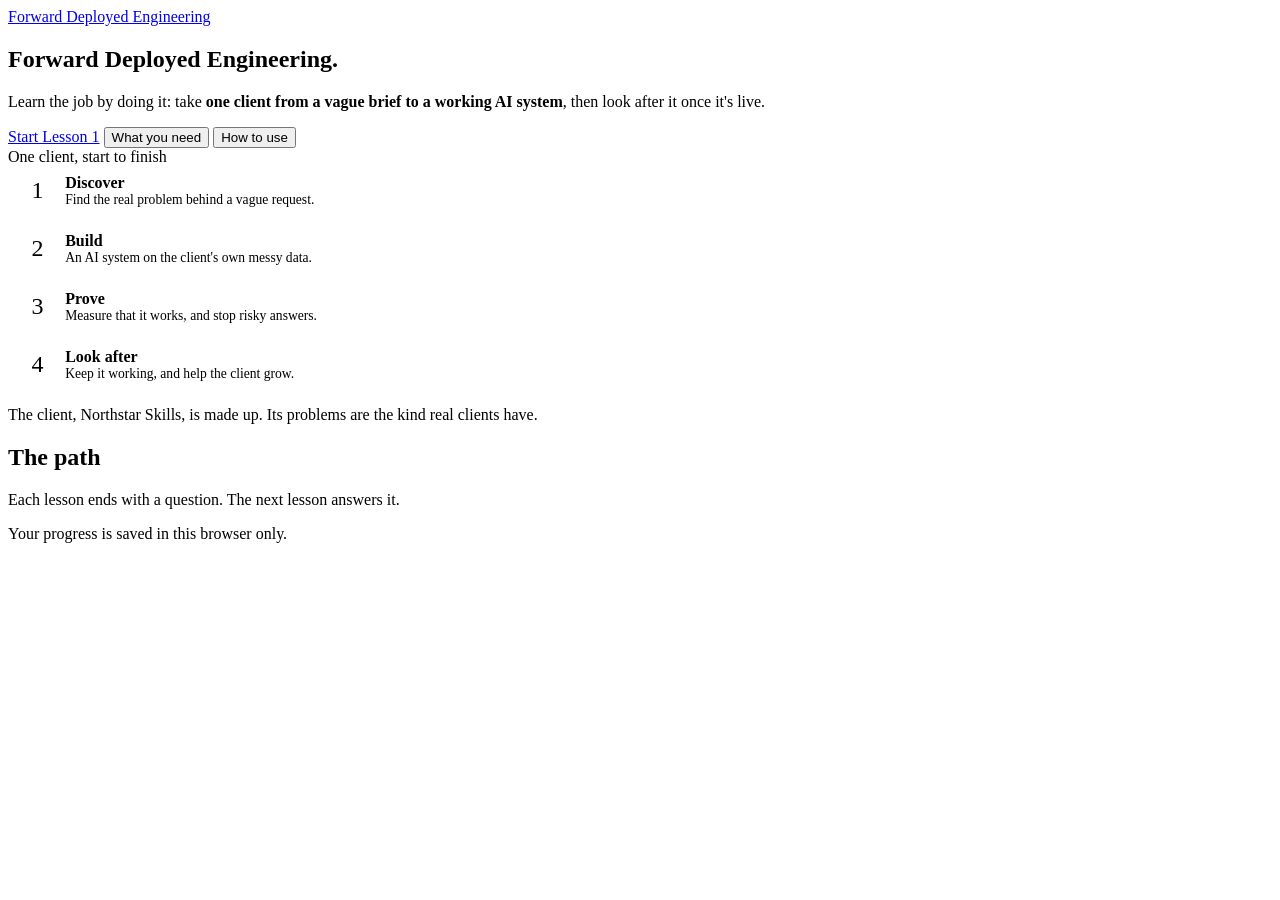
<file: index.html>
<!doctype html>
<html lang="en">
<head>
<meta charset="utf-8">
<meta name="viewport" content="width=device-width, initial-scale=1">
<title>Forward Deployed Engineering</title>
<meta name="description" content="Learn the forward deployed engineer's job by doing it: take one client from a vague brief to a working AI system, and look after it once it's live.">
<link rel="preconnect" href="https://fonts.googleapis.com">
<link rel="preconnect" href="https://fonts.gstatic.com" crossorigin>
<link href="https://fonts.googleapis.com/css2?family=Atkinson+Hyperlegible:wght@400;700&family=JetBrains+Mono:wght@400;600&family=Kalam:wght@400&family=Patrick+Hand&display=swap" rel="stylesheet">
<script>try{if(localStorage.getItem("notebook-theme")==="dark")document.documentElement.setAttribute("data-theme","dark")}catch(e){}</script>
<link rel="stylesheet" href="https://mo-ri-ch.github.io/study-notebook-design/v1/style.css">
<link rel="stylesheet" href="https://mo-ri-ch.github.io/study-notebook-design/v1/home.css">
<link rel="stylesheet" href="assets/fde.css">
</head>
<body>
<div class="wrap">
  <header class="topbar">
    <a class="home" href="./">Forward Deployed Engineering</a>
  </header>

  <main>
    <section class="hero">
      <div>
        <h1>Forward Deployed <span class="swash">Engineering</span>.</h1>
        <p class="say">Learn the job by doing it: take <b>one client from a vague brief to a working AI system</b>, then look after it once it's live.</p>
        <div class="actions">
          <a class="btn primary" href="lessons/lesson1.html">Start Lesson 1</a>
          <button data-note="needNote" aria-expanded="false" aria-controls="needNote">What you need</button>
          <button data-note="howNote" aria-expanded="false" aria-controls="howNote">How to use</button>
        </div>
        <div class="need" id="needNote" hidden>
          <button class="close" aria-label="Close">×</button>
          <div class="cols">
            <div>
              <h3>Helps to know</h3>
              <ul>
                <li><span class="yes">✓</span> Python: functions, lists and dictionaries</li>
                <li><span class="yes">✓</span> Git: clone, commit, push</li>
                <li><span class="yes">✓</span> What an API is</li>
                <li><span class="yes">✓</span> A little SQL</li>
              </ul>
            </div>
            <div>
              <h3>You don't need</h3>
              <ul>
                <li><span class="no">✗</span> A GPU</li>
                <li><span class="no">✗</span> Work experience</li>
                <li><span class="no">✗</span> A real client</li>
              </ul>
            </div>
          </div>
        </div>
        <div class="need blue" id="howNote" hidden>
          <button class="close" aria-label="Close">×</button>
          <div class="cols">
            <div>
              <h3>Learning</h3>
              <ul>
                <li><span class="yes">1</span> Go in order.</li>
                <li><span class="yes">2</span> Guess before you click.</li>
                <li><span class="yes">3</span> Play with every activity.</li>
                <li><span class="yes">4</span> Take your own notes with the pen (P).</li>
              </ul>
            </div>
            <div>
              <h3>Teaching</h3>
              <ul>
                <li><span class="yes">B</span> Board: zoom and move</li>
                <li><span class="yes">← →</span> Move between parts</li>
                <li><span class="yes">Esc</span> Stop pen / guide / board</li>
                <li><span class="yes">?</span> Ask quizzes out loud first</li>
              </ul>
            </div>
          </div>
        </div>
      </div>

      <div class="activity">
        <div class="do">One client, start to finish</div>
        <ol class="map">
          <li><span class="n">1</span><div><b>Discover</b><small>Find the real problem behind a vague request.</small></div></li>
          <li><span class="n">2</span><div><b>Build</b><small>An AI system on the client's own messy data.</small></div></li>
          <li><span class="n">3</span><div><b>Prove</b><small>Measure that it works, and stop risky answers.</small></div></li>
          <li><span class="n">4</span><div><b>Look after</b><small>Keep it working, and help the client grow.</small></div></li>
        </ol>
        <p class="muted-note">The client, Northstar Skills, is made up. Its problems are the kind real clients have.</p>
      </div>
    </section>

    <h2 id="path">The path</h2>
    <p class="path-intro">Each lesson ends with a question. The next lesson answers it.</p>
    <ol class="path" id="pathList"></ol>

  </main>
  <footer class="site">Your progress is saved in this browser only.</footer>
</div>

<script src="assets/course.js"></script>
<script src="https://mo-ri-ch.github.io/study-notebook-design/v1/common.js"></script>
<script src="https://mo-ri-ch.github.io/study-notebook-design/v1/pen.js"></script>
<script src="https://mo-ri-ch.github.io/study-notebook-design/v1/home.js"></script>
</body>
</html>
</file>
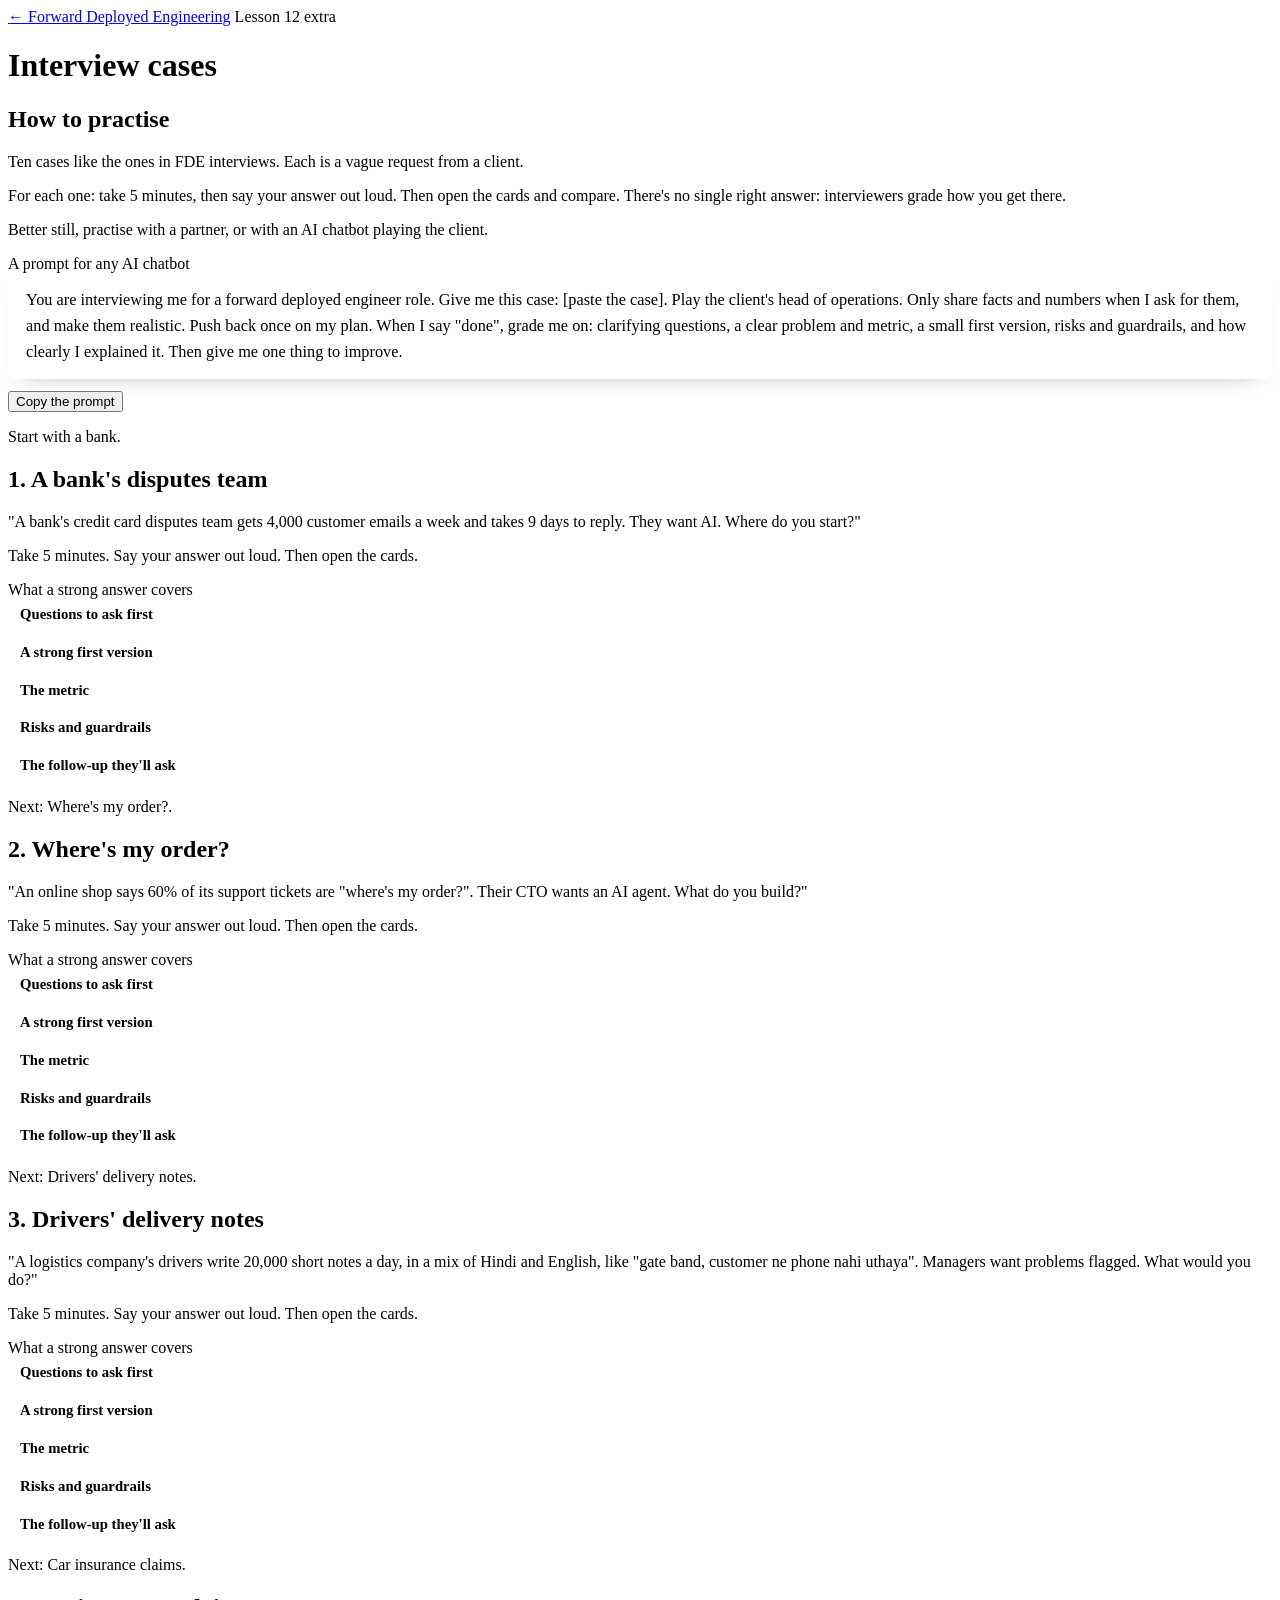
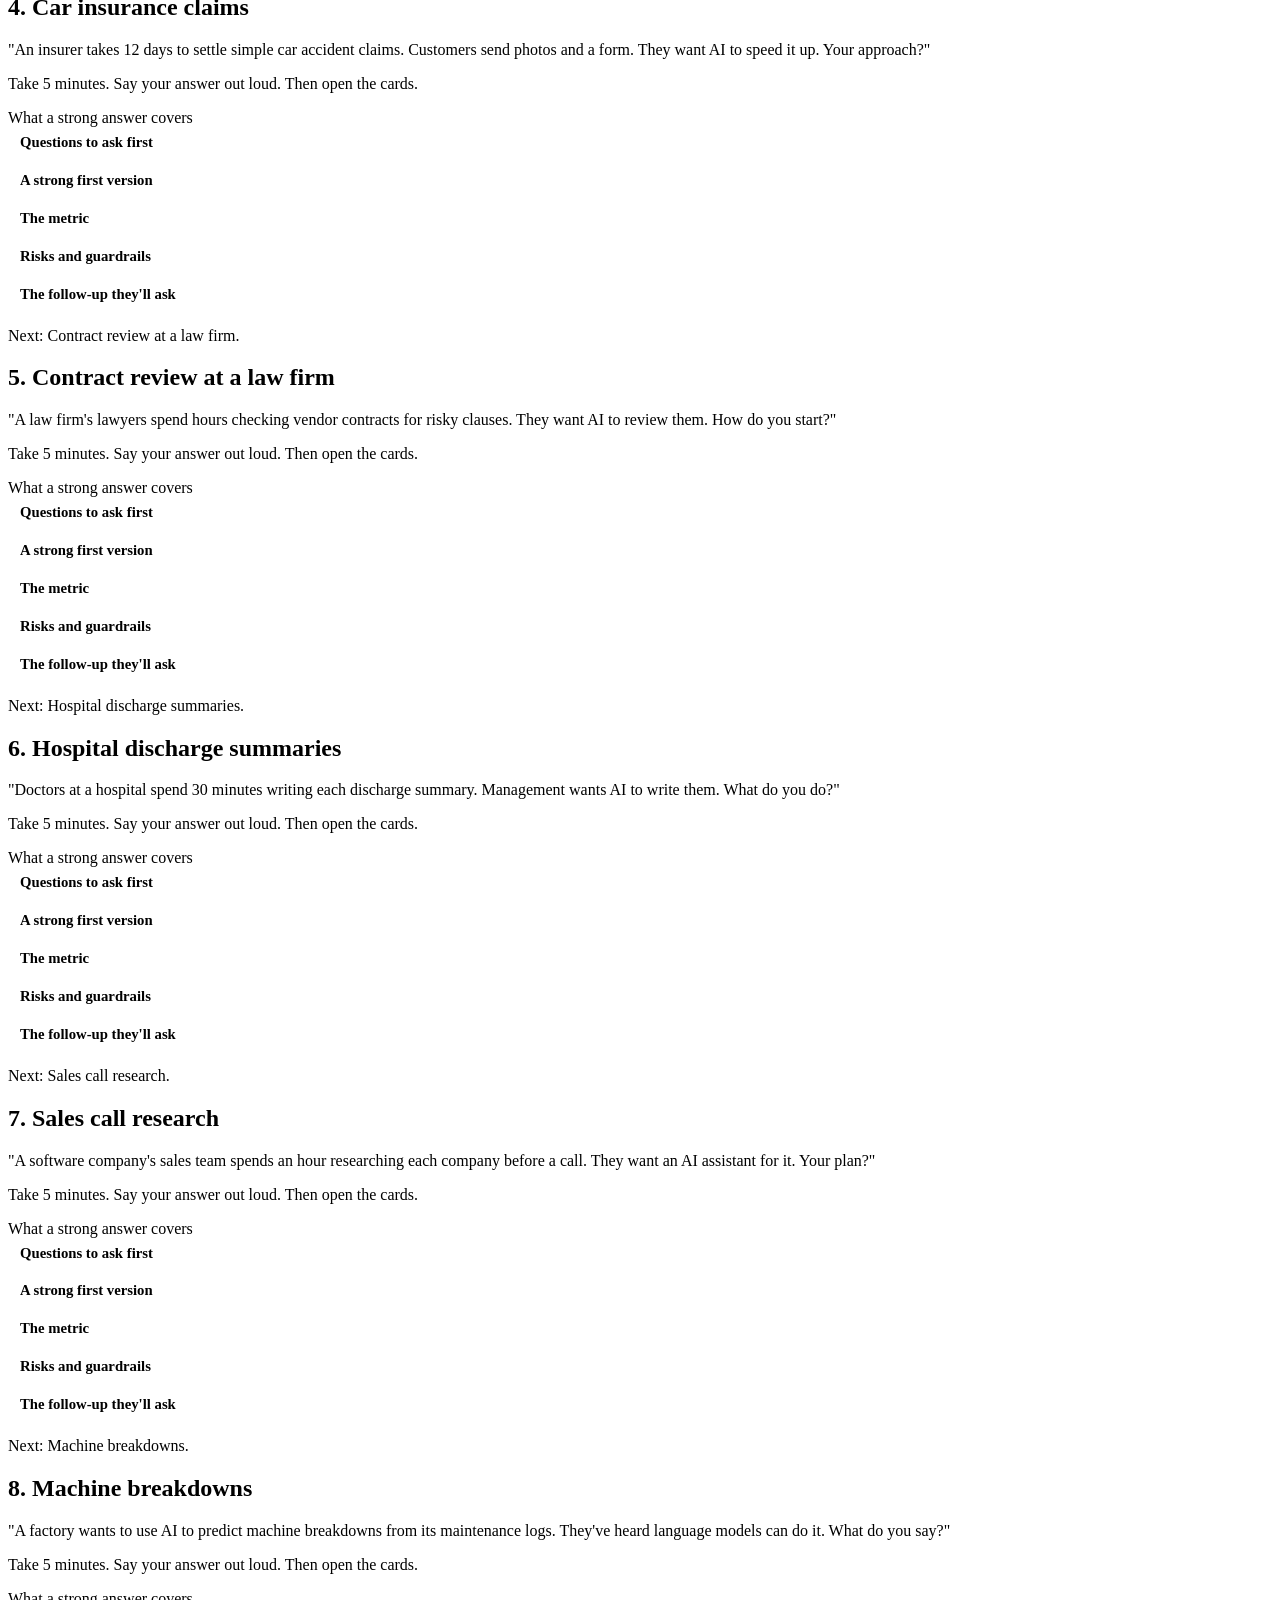
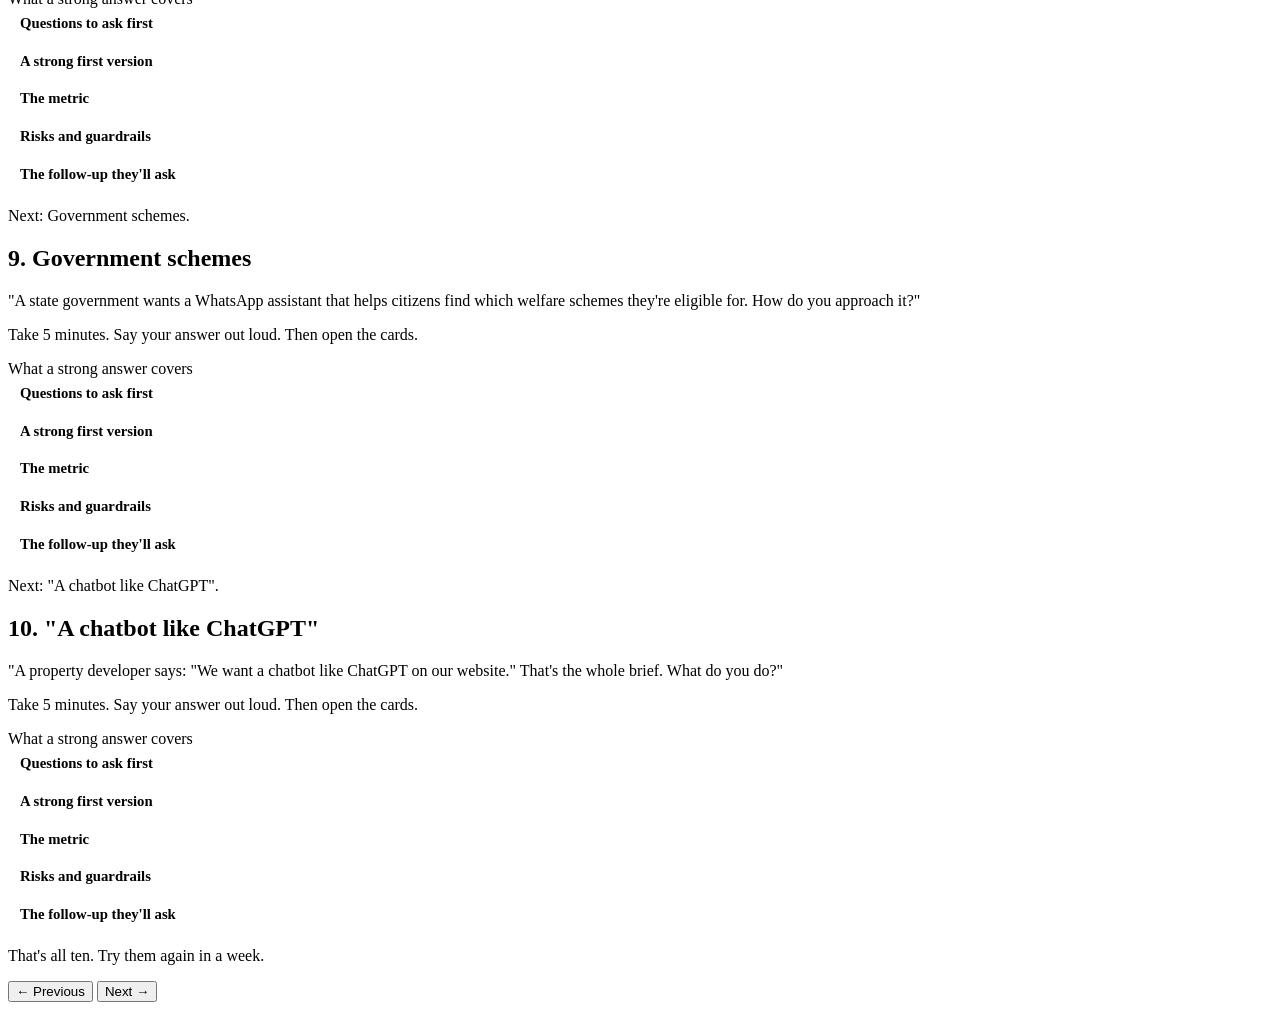
<file: lessons/cases.html>
<!doctype html>
<html lang="en">
<head>
<meta charset="utf-8">
<meta name="viewport" content="width=device-width, initial-scale=1">
<title>Interview cases</title>
<meta name="description" content="Ten forward deployed engineer interview cases, with what a strong answer covers, from the Forward Deployed Engineering course.">
<link rel="preconnect" href="https://fonts.googleapis.com">
<link rel="preconnect" href="https://fonts.gstatic.com" crossorigin>
<link href="https://fonts.googleapis.com/css2?family=Atkinson+Hyperlegible:wght@400;700&family=JetBrains+Mono:wght@400;600&family=Kalam:wght@400&family=Patrick+Hand&display=swap" rel="stylesheet">
<script>try{if(localStorage.getItem("notebook-theme")==="dark")document.documentElement.setAttribute("data-theme","dark")}catch(e){}</script>
<link rel="stylesheet" href="https://mo-ri-ch.github.io/study-notebook-design/v1/style.css">
<link rel="stylesheet" href="../assets/fde.css">
</head>
<body data-pen="blue">
<div class="wrap">
  <header class="topbar">
    <a class="home" href="../">← Forward Deployed Engineering</a>
    <span class="where">Lesson 12 extra</span>
  </header>

  <main data-paged>
    <div class="paged-head">
      <h1>Interview cases</h1>
      <div class="progress" aria-label="Cases"></div>
    </div>
    <section class="part" data-title="How to practise">
      <h2>How to practise</h2>
      <p class="say">Ten cases like the ones in FDE interviews. Each is a vague request from a client.</p>
      <p class="say">For each one: take 5 minutes, then say your answer out loud. Then open the cards and compare. There's no single right answer: interviewers grade how you get there.</p>
      <p class="say">Better still, practise with a partner, or with an AI chatbot playing the client.</p>

      <div class="activity">
        <div class="do">A prompt for any AI chatbot</div>
        <div class="mail" id="prompt">You are interviewing me for a forward deployed engineer role. Give me this case: [paste the case]. Play the client&#x27;s head of operations. Only share facts and numbers when I ask for them, and make them realistic. Push back once on my plan. When I say &quot;done&quot;, grade me on: clarifying questions, a clear problem and metric, a small first version, risks and guardrails, and how clearly I explained it. Then give me one thing to improve.</div>
        <div class="btnrow"><button type="button" class="primary" id="copy">Copy the prompt</button><span class="muted-note" id="copied"></span></div>
      </div>
      <p class="hook">Start with a bank.</p>
    </section>

    <section class="part" data-title="A bank&#x27;s disputes team">
      <h2>1. A bank&#x27;s disputes team</h2>
      <p class="say">"A bank&#x27;s credit card disputes team gets 4,000 customer emails a week and takes 9 days to reply. They want AI. Where do you start?"</p>
      <p class="say">Take 5 minutes. Say your answer out loud. Then open the cards.</p>

      <div class="activity">
        <div class="do">What a strong answer covers</div>
        <div class="tree cards" id="case1">
          <div class="row3">
            <button class="cause" type="button" data-fix="What kinds of disputes are most common? What happens to an email today, step by step? Where does the 9 days go: reading, checking transactions, or waiting on other teams? What must never go wrong?"><b>Questions to ask first</b></button>
            <button class="cause" type="button" data-fix="Sort and summarise each email: dispute type, card, amount, date, and the transaction it refers to, with a draft reply for an agent to approve. Start with the most common type only."><b>A strong first version</b></button>
            <button class="cause" type="button" data-fix="Days from email to first useful reply, with a baseline of 9. Also: share of drafts approved without edits."><b>The metric</b></button>
            <button class="cause" type="button" data-fix="Account data is sensitive: keep it inside the bank&#x27;s systems. Never let the AI promise a refund. A person approves every reply at first."><b>Risks and guardrails</b></button>
            <button class="cause" type="button" data-fix="&quot;Why not let it reply on its own?&quot; Because a wrong promise costs money and trust. Earn that step with weeks of shadow mode and a high approval rate."><b>The follow-up they&#x27;ll ask</b></button>
          </div>
        </div>
      </div>
      <p class="hook">Next: Where&#x27;s my order?.</p>
    </section>

    <section class="part" data-title="Where&#x27;s my order?">
      <h2>2. Where&#x27;s my order?</h2>
      <p class="say">"An online shop says 60% of its support tickets are &quot;where&#x27;s my order?&quot;. Their CTO wants an AI agent. What do you build?"</p>
      <p class="say">Take 5 minutes. Say your answer out loud. Then open the cards.</p>

      <div class="activity">
        <div class="do">What a strong answer covers</div>
        <div class="tree cards" id="case2">
          <div class="row3">
            <button class="cause" type="button" data-fix="Where does order status live: their system, or each courier&#x27;s? How often is the status wrong or stale? What do customers do after they get an answer?"><b>Questions to ask first</b></button>
            <button class="cause" type="button" data-fix="An agent with one tool: look up the order and courier status, and reply in plain words. Anything else, like refunds or damage, goes to a person."><b>A strong first version</b></button>
            <button class="cause" type="button" data-fix="Share of order-status tickets closed with no person involved, and repeat contacts within 48 hours."><b>The metric</b></button>
            <button class="cause" type="button" data-fix="Check the customer owns the order before sharing anything. If courier data is stale, say so instead of guessing a date."><b>Risks and guardrails</b></button>
            <button class="cause" type="button" data-fix="&quot;What about the other 40%?&quot; Read a sample, group them, and pick the next biggest kind once this one is working."><b>The follow-up they&#x27;ll ask</b></button>
          </div>
        </div>
      </div>
      <p class="hook">Next: Drivers&#x27; delivery notes.</p>
    </section>

    <section class="part" data-title="Drivers&#x27; delivery notes">
      <h2>3. Drivers&#x27; delivery notes</h2>
      <p class="say">"A logistics company&#x27;s drivers write 20,000 short notes a day, in a mix of Hindi and English, like &quot;gate band, customer ne phone nahi uthaya&quot;. Managers want problems flagged. What would you do?"</p>
      <p class="say">Take 5 minutes. Say your answer out loud. Then open the cards.</p>

      <div class="activity">
        <div class="do">What a strong answer covers</div>
        <div class="tree cards" id="case3">
          <div class="row3">
            <button class="cause" type="button" data-fix="Which problems matter most: failed deliveries, damage, safety? What do managers do today with the notes? How fast must a flag arrive to be useful?"><b>Questions to ask first</b></button>
            <button class="cause" type="button" data-fix="Label each note with a few fixed categories and an urgency, and send managers a short list of urgent ones every hour."><b>A strong first version</b></button>
            <button class="cause" type="button" data-fix="Share of failed deliveries re-attempted the same day. Check the labels against 200 notes that managers label by hand."><b>The metric</b></button>
            <button class="cause" type="button" data-fix="Mixed language and slang: test on real notes, not clean ones. Never auto-cancel an order from a note alone."><b>Risks and guardrails</b></button>
            <button class="cause" type="button" data-fix="&quot;Could a cheaper model do this?&quot; Probably, for most notes. Measure it on the same 200 labelled notes, then route."><b>The follow-up they&#x27;ll ask</b></button>
          </div>
        </div>
      </div>
      <p class="hook">Next: Car insurance claims.</p>
    </section>

    <section class="part" data-title="Car insurance claims">
      <h2>4. Car insurance claims</h2>
      <p class="say">"An insurer takes 12 days to settle simple car accident claims. Customers send photos and a form. They want AI to speed it up. Your approach?"</p>
      <p class="say">Take 5 minutes. Say your answer out loud. Then open the cards.</p>

      <div class="activity">
        <div class="do">What a strong answer covers</div>
        <div class="tree cards" id="case4">
          <div class="row3">
            <button class="cause" type="button" data-fix="What makes a claim simple? Where do the 12 days go? Who decides the payout today, and with what rules? How common is fraud?"><b>Questions to ask first</b></button>
            <button class="cause" type="button" data-fix="Check each claim is complete on arrival, pull the facts from the form and photos, and ask the customer for anything missing straight away."><b>A strong first version</b></button>
            <button class="cause" type="button" data-fix="Days to settle simple claims, with a baseline of 12, and the share of claims complete on first try."><b>The metric</b></button>
            <button class="cause" type="button" data-fix="Don&#x27;t let AI decide payouts at first: an adjuster does. Watch for bias across regions and car types. Keep photos inside the insurer&#x27;s systems."><b>Risks and guardrails</b></button>
            <button class="cause" type="button" data-fix="&quot;Can it spot fraud?&quot; Maybe later, as a flag for a person, never an automatic rejection. Fraud needs much more data and care."><b>The follow-up they&#x27;ll ask</b></button>
          </div>
        </div>
      </div>
      <p class="hook">Next: Contract review at a law firm.</p>
    </section>

    <section class="part" data-title="Contract review at a law firm">
      <h2>5. Contract review at a law firm</h2>
      <p class="say">"A law firm&#x27;s lawyers spend hours checking vendor contracts for risky clauses. They want AI to review them. How do you start?"</p>
      <p class="say">Take 5 minutes. Say your answer out loud. Then open the cards.</p>

      <div class="activity">
        <div class="do">What a strong answer covers</div>
        <div class="tree cards" id="case5">
          <div class="row3">
            <button class="cause" type="button" data-fix="Which clauses count as risky, and is there a written checklist? How many contracts a week? Who is responsible if something is missed?"><b>Questions to ask first</b></button>
            <button class="cause" type="button" data-fix="Find and quote each clause on the firm&#x27;s checklist, mark the ones that differ from their standard wording, and link every flag to the exact text."><b>A strong first version</b></button>
            <button class="cause" type="button" data-fix="Lawyer minutes per contract, and missed risky clauses on a test set of past contracts lawyers already reviewed."><b>The metric</b></button>
            <button class="cause" type="button" data-fix="Client confidentiality comes first: check where data goes. Always quote the source text, and make clear a lawyer signs off."><b>Risks and guardrails</b></button>
            <button class="cause" type="button" data-fix="&quot;What if it misses a clause?&quot; That&#x27;s why you measure misses on past contracts before launch, and keep the lawyer reviewing."><b>The follow-up they&#x27;ll ask</b></button>
          </div>
        </div>
      </div>
      <p class="hook">Next: Hospital discharge summaries.</p>
    </section>

    <section class="part" data-title="Hospital discharge summaries">
      <h2>6. Hospital discharge summaries</h2>
      <p class="say">"Doctors at a hospital spend 30 minutes writing each discharge summary. Management wants AI to write them. What do you do?"</p>
      <p class="say">Take 5 minutes. Say your answer out loud. Then open the cards.</p>

      <div class="activity">
        <div class="do">What a strong answer covers</div>
        <div class="tree cards" id="case6">
          <div class="row3">
            <button class="cause" type="button" data-fix="What goes into a summary, and from which systems? What do doctors hate about writing them? Who reads them, and what goes wrong today?"><b>Questions to ask first</b></button>
            <button class="cause" type="button" data-fix="A draft summary from the patient&#x27;s records, in the hospital&#x27;s own template, with every fact linked to its source, for the doctor to edit and sign."><b>A strong first version</b></button>
            <button class="cause" type="button" data-fix="Doctor minutes per summary, and corrections per draft. Track any error that reaches a patient as a must-be-zero number."><b>The metric</b></button>
            <button class="cause" type="button" data-fix="Patient safety: never invent a dose or a diagnosis, and show where each fact came from. Health data rules apply."><b>Risks and guardrails</b></button>
            <button class="cause" type="button" data-fix="&quot;Can it skip the doctor?&quot; No. The doctor stays responsible. The win is a fast, correct first draft."><b>The follow-up they&#x27;ll ask</b></button>
          </div>
        </div>
      </div>
      <p class="hook">Next: Sales call research.</p>
    </section>

    <section class="part" data-title="Sales call research">
      <h2>7. Sales call research</h2>
      <p class="say">"A software company&#x27;s sales team spends an hour researching each company before a call. They want an AI assistant for it. Your plan?"</p>
      <p class="say">Take 5 minutes. Say your answer out loud. Then open the cards.</p>

      <div class="activity">
        <div class="do">What a strong answer covers</div>
        <div class="tree cards" id="case7">
          <div class="row3">
            <button class="cause" type="button" data-fix="What does a good research note contain today? Which sources do they trust? How many calls a week? What does a bad note cost them?"><b>Questions to ask first</b></button>
            <button class="cause" type="button" data-fix="A one-page brief before each call, built from the CRM and a few trusted sources, with links for every claim."><b>A strong first version</b></button>
            <button class="cause" type="button" data-fix="Research minutes per call, and how often reps use the brief. Ask reps to rate 20 briefs."><b>The metric</b></button>
            <button class="cause" type="button" data-fix="Made-up facts about a customer are embarrassing: link every claim, and say &quot;not found&quot; instead of guessing."><b>Risks and guardrails</b></button>
            <button class="cause" type="button" data-fix="&quot;Can it write the follow-up email too?&quot; Good next step, once the brief is trusted. Same sources, same rules."><b>The follow-up they&#x27;ll ask</b></button>
          </div>
        </div>
      </div>
      <p class="hook">Next: Machine breakdowns.</p>
    </section>

    <section class="part" data-title="Machine breakdowns">
      <h2>8. Machine breakdowns</h2>
      <p class="say">"A factory wants to use AI to predict machine breakdowns from its maintenance logs. They&#x27;ve heard language models can do it. What do you say?"</p>
      <p class="say">Take 5 minutes. Say your answer out loud. Then open the cards.</p>

      <div class="activity">
        <div class="do">What a strong answer covers</div>
        <div class="tree cards" id="case8">
          <div class="row3">
            <button class="cause" type="button" data-fix="What data exists: sensor readings, or only written logs? How many breakdowns a year? What does one cost? What do engineers do when they suspect trouble?"><b>Questions to ask first</b></button>
            <button class="cause" type="button" data-fix="Maybe not a language model at all. If there are sensor readings, a simple prediction model may fit better. A language model could help search old logs for similar failures."><b>A strong first version</b></button>
            <button class="cause" type="button" data-fix="Unplanned downtime hours per month, and how many breakdowns were warned about in advance."><b>The metric</b></button>
            <button class="cause" type="button" data-fix="Too many false alarms and engineers stop listening. Too few breakdowns in the data, and nothing can be learned yet."><b>Risks and guardrails</b></button>
            <button class="cause" type="button" data-fix="&quot;So no AI?&quot; The right tool for the problem. Saying so honestly builds more trust than forcing a language model in."><b>The follow-up they&#x27;ll ask</b></button>
          </div>
        </div>
      </div>
      <p class="hook">Next: Government schemes.</p>
    </section>

    <section class="part" data-title="Government schemes">
      <h2>9. Government schemes</h2>
      <p class="say">"A state government wants a WhatsApp assistant that helps citizens find which welfare schemes they&#x27;re eligible for. How do you approach it?"</p>
      <p class="say">Take 5 minutes. Say your answer out loud. Then open the cards.</p>

      <div class="activity">
        <div class="do">What a strong answer covers</div>
        <div class="tree cards" id="case9">
          <div class="row3">
            <button class="cause" type="button" data-fix="How many schemes, and are the rules written down clearly? Which languages? How do people apply today, and where do they get stuck?"><b>Questions to ask first</b></button>
            <button class="cause" type="button" data-fix="Ask a few simple questions, check the official rules for the top 10 schemes, and explain the result in the citizen&#x27;s language, with the documents needed."><b>A strong first version</b></button>
            <button class="cause" type="button" data-fix="Share of users who start an application, and wrong eligibility answers on a test set checked by officials."><b>The metric</b></button>
            <button class="cause" type="button" data-fix="A wrong &quot;you&#x27;re not eligible&quot; can cost a family real help: when unsure, point to an office. Collect as little personal data as possible."><b>Risks and guardrails</b></button>
            <button class="cause" type="button" data-fix="&quot;Can it cover all 200 schemes?&quot; Later. Get the top 10 right and measured first, then grow."><b>The follow-up they&#x27;ll ask</b></button>
          </div>
        </div>
      </div>
      <p class="hook">Next: &quot;A chatbot like ChatGPT&quot;.</p>
    </section>

    <section class="part" data-title="&quot;A chatbot like ChatGPT&quot;">
      <h2>10. &quot;A chatbot like ChatGPT&quot;</h2>
      <p class="say">"A property developer says: &quot;We want a chatbot like ChatGPT on our website.&quot; That&#x27;s the whole brief. What do you do?"</p>
      <p class="say">Take 5 minutes. Say your answer out loud. Then open the cards.</p>

      <div class="activity">
        <div class="do">What a strong answer covers</div>
        <div class="tree cards" id="case10">
          <div class="row3">
            <button class="cause" type="button" data-fix="Why now: what problem made them ask? What do website visitors want? What happens to an enquiry today? What would success look like in three months?"><b>Questions to ask first</b></button>
            <button class="cause" type="button" data-fix="Depends on the answers. Often: answer questions about projects, prices and visits from approved documents, and book site visits."><b>A strong first version</b></button>
            <button class="cause" type="button" data-fix="Site visits booked from the website, and time to first reply on enquiries."><b>The metric</b></button>
            <button class="cause" type="button" data-fix="Prices and possession dates must come from approved documents only. Never promise discounts or dates."><b>Risks and guardrails</b></button>
            <button class="cause" type="button" data-fix="&quot;So you won&#x27;t just build it?&quot; You will, but the right thing. Ten minutes of questions saves months of building the wrong chatbot."><b>The follow-up they&#x27;ll ask</b></button>
          </div>
        </div>
      </div>
      <p class="hook">That&#x27;s all ten. Try them again in a week.</p>
    </section>

  </main>
</div>

<nav class="pagebar" aria-label="Move between cases">
  <div class="inner">
    <button data-page-back>← Previous</button>
    <span data-page-label></span>
    <button class="primary" data-page-next>Next →</button>
  </div>
</nav>

<script src="../assets/course.js"></script>
<script src="https://mo-ri-ch.github.io/study-notebook-design/v1/common.js"></script>
<script src="https://mo-ri-ch.github.io/study-notebook-design/v1/pen.js"></script>
<script src="https://mo-ri-ch.github.io/study-notebook-design/v1/guide.js"></script>
<script src="../assets/fde.js"></script>
<script>
document.querySelectorAll(".cards").forEach(tree => {
  const causes = [...tree.querySelectorAll(".cause")];
  causes.forEach(c => c.onclick = () => {
    if (c.classList.contains("open")) return;
    c.classList.add("open"); const f = document.createElement("span"); f.className = "fix"; f.textContent = c.dataset.fix; c.appendChild(f);
  });
  addReset(tree, () => causes.forEach(c => { c.classList.remove("open"); const f = c.querySelector(".fix"); if (f) f.remove(); }));
});
document.getElementById("copy").onclick = async () => {
  const msg = document.getElementById("copied");
  try { await navigator.clipboard.writeText(document.getElementById("prompt").textContent); msg.textContent = "Copied. Paste it into any chatbot, with a case."; }
  catch (e) { msg.textContent = "Select the text above and copy it."; }
};
</script>
</body>
</html>
</file>
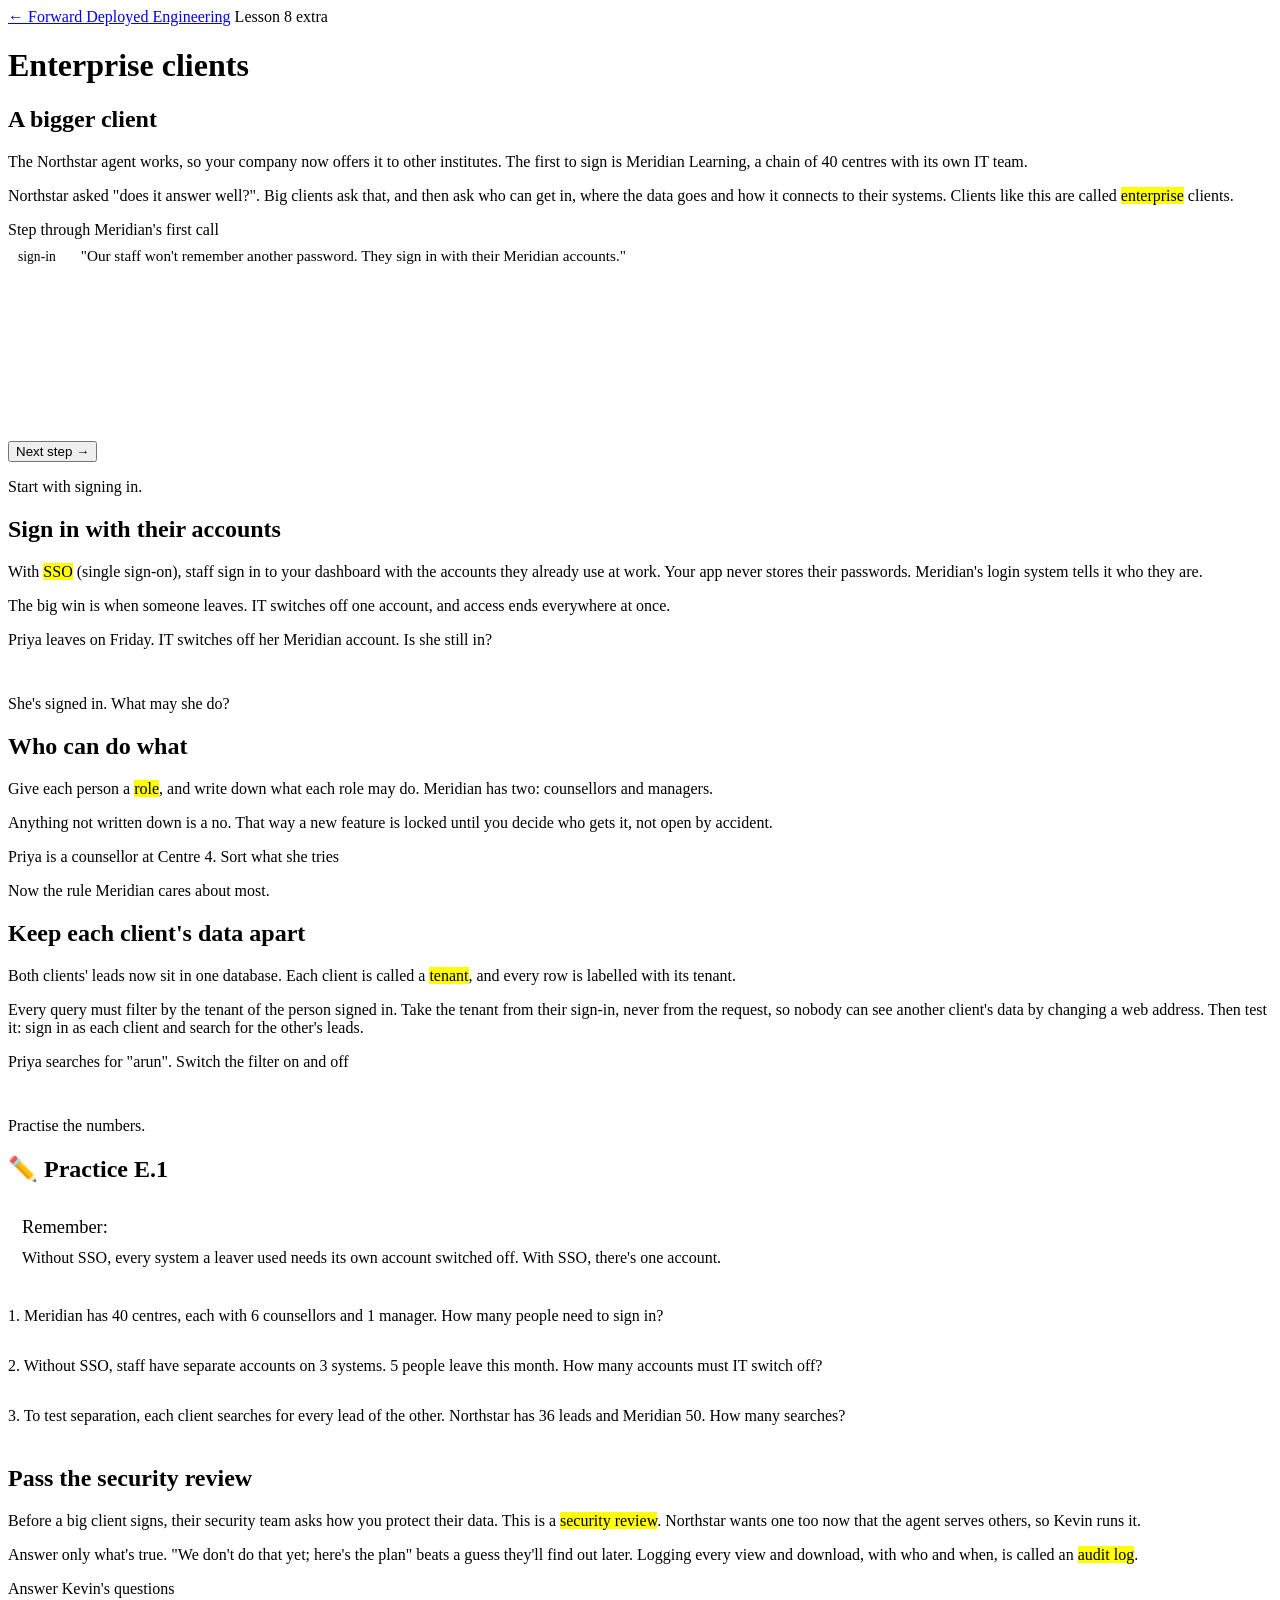
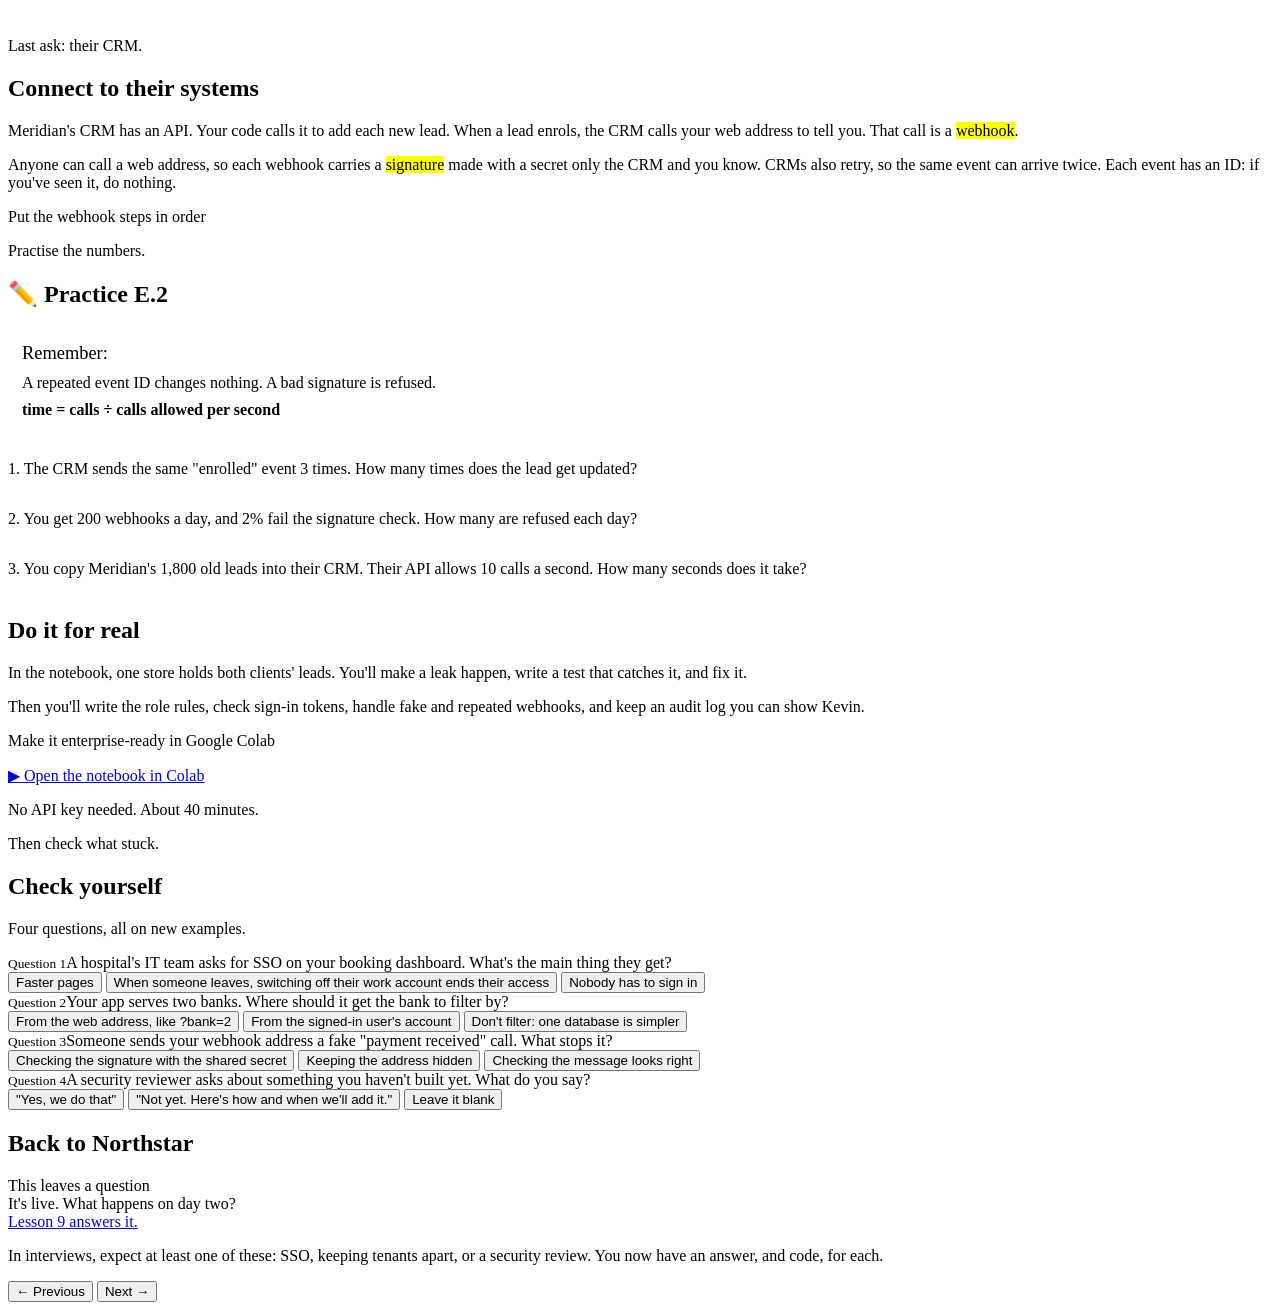
<file: lessons/enterprise.html>
<!doctype html>
<html lang="en">
<head>
<meta charset="utf-8">
<meta name="viewport" content="width=device-width, initial-scale=1">
<title>Enterprise clients</title>
<meta name="description" content="Enterprise clients: single sign-on, roles, keeping each client's data apart, security reviews and webhooks. An extra lesson from Forward Deployed Engineering.">
<link rel="preconnect" href="https://fonts.googleapis.com">
<link rel="preconnect" href="https://fonts.gstatic.com" crossorigin>
<link href="https://fonts.googleapis.com/css2?family=Atkinson+Hyperlegible:wght@400;700&family=JetBrains+Mono:wght@400;600&family=Kalam:wght@400&family=Patrick+Hand&display=swap" rel="stylesheet">
<script>try{if(localStorage.getItem("notebook-theme")==="dark")document.documentElement.setAttribute("data-theme","dark")}catch(e){}</script>
<link rel="stylesheet" href="https://mo-ri-ch.github.io/study-notebook-design/v1/style.css">
<link rel="stylesheet" href="../assets/fde.css">
</head>
<body data-pen="blue">
<div class="wrap">
  <header class="topbar">
    <a class="home" href="../">← Forward Deployed Engineering</a>
    <span class="where">Lesson 8 extra</span>
  </header>

  <main data-paged>
    <div class="paged-head">
      <h1>Enterprise clients</h1>
      <div class="progress" aria-label="Lesson parts"></div>
    </div>
    <section class="part" data-title="A bigger client">
      <h2>A bigger client</h2>
      <p class="say">The Northstar agent works, so your company now offers it to other institutes. The first to sign is Meridian Learning, a chain of 40 centres with its own IT team.</p>
      <p class="say">Northstar asked "does it answer well?". Big clients ask that, and then ask who can get in, where the data goes and how it connects to their systems. Clients like this are called <mark>enterprise</mark> clients.</p>

      <div class="activity">
        <div class="do">Step through Meridian's first call</div>
        <ol class="day" id="asks">
          <li><span class="t">sign-in</span><span>"Our staff won't remember another password. They sign in with their Meridian accounts."</span></li>
          <li><span class="t">roles</span><span>"Counsellors see their own centre. Only managers can download leads."</span></li>
          <li><span class="t">data</span><span>"Our leads must never mix with another client's."</span></li>
          <li><span class="t">review</span><span>"Our security lead, Sanjay, needs answers in writing before we sign."</span></li>
          <li><span class="t">systems</span><span>"Leads go into our CRM, not a spreadsheet."</span></li>
        </ol>
      </div>
      <p class="hook">Start with signing in.</p>
    </section>

    <section class="part" data-title="Sign in with their accounts">
      <h2>Sign in with their accounts</h2>
      <p class="say">With <mark>SSO</mark> (single sign-on), staff sign in to your dashboard with the accounts they already use at work. Your app never stores their passwords. Meridian's login system tells it who they are.</p>
      <p class="say">The big win is when someone leaves. IT switches off one account, and access ends everywhere at once.</p>

      <div class="activity">
        <div class="do">Priya leaves on Friday. IT switches off her Meridian account. Is she still in?</div>
        <div id="sso"></div>
        <div class="reply" id="ssoOut"></div>
      </div>
      <p class="hook">She's signed in. What may she do?</p>
    </section>

    <section class="part" data-title="Who can do what">
      <h2>Who can do what</h2>
      <p class="say">Give each person a <mark>role</mark>, and write down what each role may do. Meridian has two: counsellors and managers.</p>
      <p class="say">Anything not written down is a no. That way a new feature is locked until you decide who gets it, not open by accident.</p>

      <div class="activity">
        <div class="do">Priya is a counsellor at Centre 4. Sort what she tries</div>
        <div id="roles"></div>
      </div>
      <p class="hook">Now the rule Meridian cares about most.</p>
    </section>

    <section class="part" data-title="Keep each client's data apart">
      <h2>Keep each client's data apart</h2>
      <p class="say">Both clients' leads now sit in one database. Each client is called a <mark>tenant</mark>, and every row is labelled with its tenant.</p>
      <p class="say">Every query must filter by the tenant of the person signed in. Take the tenant from their sign-in, never from the request, so nobody can see another client's data by changing a web address. Then test it: sign in as each client and search for the other's leads.</p>

      <div class="activity">
        <div class="do">Priya searches for "arun". Switch the filter on and off</div>
        <div id="tenant"></div>
        <div class="reply" id="tenantOut"></div>
      </div>
      <p class="hook">Practise the numbers.</p>
    </section>

    <section class="part" data-nonum data-title="✏️ Practice E.1">
      <h2>✏️ Practice E.1</h2>
      <div class="remember">
        <b>Remember:</b><br>
        Without SSO, every system a leaver used needs its own account switched off. With SSO, there's one account.
      </div>
      <div class="activity" id="prac1">
        <div class="prob" data-answer="280" data-hint="Counsellors: 40 × 6. Then add one manager per centre." data-work="40 × 6 = 240 counsellors.<br>240 + 40 managers = 280 accounts.">
          <div class="ask">1. Meridian has 40 centres, each with 6 counsellors and 1 manager. How many people need to sign in?</div>
        </div>
        <div class="prob" data-answer="15" data-hint="Each leaver has 3 accounts to switch off." data-work="5 leavers × 3 systems = 15 accounts to switch off by hand.<br>With SSO: 5, one each.">
          <div class="ask">2. Without SSO, staff have separate accounts on 3 systems. 5 people leave this month. How many accounts must IT switch off?</div>
        </div>
        <div class="prob" data-answer="86" data-hint="Northstar searches for every Meridian lead, and Meridian for every Northstar lead." data-work="Northstar searches for Meridian's 50 leads, and Meridian for Northstar's 36.<br>50 + 36 = 86 searches. Every one must come back empty.">
          <div class="ask">3. To test separation, each client searches for every lead of the other. Northstar has 36 leads and Meridian 50. How many searches?</div>
        </div>
      </div>
    </section>

    <section class="part" data-title="Pass the security review">
      <h2>Pass the security review</h2>
      <p class="say">Before a big client signs, their security team asks how you protect their data. This is a <mark>security review</mark>. Northstar wants one too now that the agent serves others, so Kevin runs it.</p>
      <p class="say">Answer only what's true. "We don't do that yet; here's the plan" beats a guess they'll find out later. Logging every view and download, with who and when, is called an <mark>audit log</mark>.</p>

      <div class="activity">
        <div class="do">Answer Kevin's questions</div>
        <div class="chat" id="review"></div>
        <div class="say-why" id="reviewSay"></div>
      </div>
      <p class="hook">Last ask: their CRM.</p>
    </section>

    <section class="part" data-title="Connect to their systems">
      <h2>Connect to their systems</h2>
      <p class="say">Meridian's CRM has an API. Your code calls it to add each new lead. When a lead enrols, the CRM calls your web address to tell you. That call is a <mark>webhook</mark>.</p>
      <p class="say">Anyone can call a web address, so each webhook carries a <mark>signature</mark> made with a secret only the CRM and you know. CRMs also retry, so the same event can arrive twice. Each event has an ID: if you've seen it, do nothing.</p>

      <div class="activity">
        <div class="do">Put the webhook steps in order</div>
        <div id="hook"></div>
      </div>
      <p class="hook">Practise the numbers.</p>
    </section>

    <section class="part" data-nonum data-title="✏️ Practice E.2">
      <h2>✏️ Practice E.2</h2>
      <div class="remember">
        <b>Remember:</b><br>
        A repeated event ID changes nothing. A bad signature is refused.<br>
        <b class="eqbox">time = calls ÷ calls allowed per second</b>
      </div>
      <div class="activity" id="prac2">
        <div class="prob" data-answer="1" data-hint="All three have the same event ID." data-work="The first one updates the lead. The other two have an ID you've seen, so they change nothing: 1 update.">
          <div class="ask">1. The CRM sends the same "enrolled" event 3 times. How many times does the lead get updated?</div>
        </div>
        <div class="prob" data-answer="4" data-hint="Work out 2% of 200." data-work="200 × 2 ÷ 100 = 4 webhooks refused.">
          <div class="ask">2. You get 200 webhooks a day, and 2% fail the signature check. How many are refused each day?</div>
        </div>
        <div class="prob" data-answer="180" data-hint="Divide 1,800 by 10." data-work="1,800 ÷ 10 = 180 seconds, or 3 minutes.">
          <div class="ask">3. You copy Meridian's 1,800 old leads into their CRM. Their API allows 10 calls a second. How many seconds does it take?</div>
        </div>
      </div>
    </section>

    <section class="part" data-title="Do it for real">
      <h2>Do it for real</h2>
      <p class="say">In the notebook, one store holds both clients' leads. You'll make a leak happen, write a test that catches it, and fix it.</p>
      <p class="say">Then you'll write the role rules, check sign-in tokens, handle fake and repeated webhooks, and keep an audit log you can show Kevin.</p>

      <div class="activity">
        <div class="do">Make it enterprise-ready in Google Colab</div>
        <p class="run-links">
          <a class="btn primary" href="https://colab.research.google.com/github/mo-ri-ch/forward-deployed-engineering/blob/main/notebooks/enterprise.ipynb" target="_blank" rel="noopener">▶ Open the notebook in Colab</a>
        </p>
        <p class="muted-note">No API key needed. About 40 minutes.</p>
      </div>
      <p class="hook">Then check what stuck.</p>
    </section>

    <section class="part" data-title="Check yourself">
      <h2>Check yourself</h2>
      <p class="say">Four questions, all on new examples.</p>
      <div class="quiz" data-right="Yes. One account to switch off, and access ends everywhere.">
        <div class="q"><small>Question 1</small>A hospital's IT team asks for SSO on your booking dashboard. What's the main thing they get?</div>
        <div class="options">
          <button data-why="SSO is about who's signing in, not speed.">Faster pages</button>
          <button data-right>When someone leaves, switching off their work account ends their access</button>
          <button data-why="Staff still sign in; they just use their work account.">Nobody has to sign in</button>
        </div>
        <div class="feedback"></div>
      </div>
      <div class="quiz" data-right="Yes. Take the tenant from the sign-in, so changing the request can't change it.">
        <div class="q"><small>Question 2</small>Your app serves two banks. Where should it get the bank to filter by?</div>
        <div class="options">
          <button data-why="Anyone can change a web address.">From the web address, like ?bank=2</button>
          <button data-right>From the signed-in user's account</button>
          <button data-why="Then every user sees every bank.">Don't filter: one database is simpler</button>
        </div>
        <div class="feedback"></div>
      </div>
      <div class="quiz" data-right="Yes. Without the secret, a fake can't make a matching signature.">
        <div class="q"><small>Question 3</small>Someone sends your webhook address a fake "payment received" call. What stops it?</div>
        <div class="options">
          <button data-right>Checking the signature with the shared secret</button>
          <button data-why="Web addresses get found. Assume anyone can call it.">Keeping the address hidden</button>
          <button data-why="Fakes can copy the right format exactly.">Checking the message looks right</button>
        </div>
        <div class="feedback"></div>
      </div>
      <div class="quiz" data-right="Yes. Honest gaps with a plan build trust; a wrong &quot;yes&quot; breaks it.">
        <div class="q"><small>Question 4</small>A security reviewer asks about something you haven't built yet. What do you say?</div>
        <div class="options">
          <button data-why="They will check, and then they won't trust any other answer.">"Yes, we do that"</button>
          <button data-right>"Not yet. Here's how and when we'll add it."</button>
          <button data-why="Skipping it leaves a gap they'll ask about again.">Leave it blank</button>
        </div>
        <div class="feedback"></div>
      </div>
    </section>

    <section class="part" data-title="Back to Northstar">
      <h2>Back to Northstar</h2>
      <div class="open-question">
        <div>This leaves a question</div>
        <div class="big">It's live. What happens on day two?</div>
        <div><a href="lesson9.html">Lesson 9 answers it.</a></div>
      </div>
      <p class="muted-note">In interviews, expect at least one of these: SSO, keeping tenants apart, or a security review. You now have an answer, and code, for each.</p>
    </section>
  </main>
</div>

<nav class="pagebar" aria-label="Move between parts">
  <div class="inner">
    <button data-page-back>← Previous</button>
    <span data-page-label></span>
    <button class="primary" data-page-next>Next →</button>
  </div>
</nav>

<script src="../assets/course.js"></script>
<script src="https://mo-ri-ch.github.io/study-notebook-design/v1/common.js"></script>
<script src="https://mo-ri-ch.github.io/study-notebook-design/v1/pen.js"></script>
<script src="https://mo-ri-ch.github.io/study-notebook-design/v1/guide.js"></script>
<script src="../assets/fde.js"></script>
<script>
stepper("asks", { after: (i, n) => i === n - 1 ? "Five asks. None is about how well it answers, and all of them can stop a deal." : "" });

toggles("sso", "ssoOut", {
  keys: [
    { id: "sso", label: "Dashboard uses SSO" },
    { id: "off", label: "IT switches off her Meridian account" },
  ],
  render: s => {
    const systems = ["Email", "Agent dashboard", "Lead downloads"];
    const inNow = systems.map((x, i) => {
      if (!s.off) return true;
      if (i === 0) return false;                 // email is Meridian's own account
      return !s.sso;                             // without SSO, your app has its own password for her
    });
    const still = inNow.filter(Boolean).length;
    const rows = systems.map((x, i) => `${esc(x)}: ${inNow[i] ? '<span class="warn">still in</span>' : "locked out"}`).join("<br>");
    let note = !s.off ? "She still works here. Now switch off her account."
      : s.sso ? "Locked out of everything. IT didn't have to know your app exists."
      : `Still in ${still} system${still > 1 ? "s" : ""}. Someone has to remember your app's own password for her.`;
    return `<small>Priya's access</small>${rows}<br><small>${note}</small>`;
  },
});

sorter("roles", {
  bins: [{ id: "yes", label: "Allowed" }, { id: "no", label: "Not allowed" }],
  items: [
    { t: "Open a lead from Centre 4", bin: "yes", why: "Her own centre: that's her job." },
    { t: "Add a note to her own lead", bin: "yes", why: "Counsellors update the leads they handle." },
    { t: "Open a lead from Centre 9", bin: "no", why: "Another centre's leads aren't hers." },
    { t: "Download all leads as a file", bin: "no", why: "Only managers can download." },
    { t: "Open a Northstar lead", bin: "no", why: "Another client. Never, for anyone at Meridian." },
    { t: "Use a new \"bulk delete\" button", bin: "no", why: "Not on the list yet, so it's a no until someone decides." },
  ],
  done: "Sorted. Her role allows two things; everything else is a no.",
});

toggles("tenant", "tenantOut", {
  keys: [{ id: "f", label: "Filter by the signed-in client" }],
  render: s => {
    const rows = [["meridian", "M-201", "Arun Kumar", "Data Analytics"], ["northstar", "N-101", "Arun K", "Full Stack"]];
    const shown = rows.filter(r => !s.f || r[0] === "meridian");
    const lines = shown.map(r => `${r[1]} · ${esc(r[2])} · ${esc(r[3])}${r[0] !== "meridian" ? ' <span class="warn">Northstar\'s lead</span>' : ""}`).join("<br>");
    return `<small>Priya sees</small>${lines}<br><small>${s.f ? "Only Meridian's lead. Northstar's Arun stays invisible." : "She can see a Northstar lead, phone number and all. One leak like this can end both contracts."}</small>`;
  },
});

practice("prac1");

chatPick("review", "reviewSay", {
  who: "Kevin",
  turns: [
    { q: "Can Meridian ever see our leads?", a: [
      ["No. Every query filters by the client of whoever's signed in, and a test tries every name across clients on every release.", null],
      ["Very unlikely. They'd have to know where to look.", "Hoping nobody looks isn't protection. Say what stops it, and how you test it."],
      ["Yes, but only managers.", "No one at another client should ever see Northstar's leads."],
    ] },
    { q: "What goes to the model company?", a: [
      ["Everything, so the answers are better.", "Personal details don't help it answer. Send only what it needs."],
      ["Only the message text, with phone numbers and emails hidden. On the paid plan, they don't train on it.", null],
    ] },
    { q: "Who looked at Fathima's lead last week?", a: [
      ["We'd have to ask the counsellors.", "Memory isn't evidence. A log is."],
      ["Every view and download is in the audit log with who and when. I'll send you the lines for her lead.", null],
    ] },
    { q: "Do you test for security holes every month?", a: [
      ["Not yet. We'll book an outside security test before the Meridian launch and share the report.", null],
      ["Yes, all the time.", "If it isn't true, he'll find out, and then he won't trust any answer."],
    ] },
  ],
  endLine: "Clear answers. Put them in a document and I'll sign off.",
  end: "Done. Each answer is either evidence or an honest plan.",
});

orderer("hook", {
  steps: ["Receive the call", "Check the signature", "Check you haven't seen this event ID", "Update the lead", "Reply OK quickly"],
  hints: [null, null, "check the signature first: a fake shouldn't even be looked up.", "first make sure it's real and new.", "do the work first."],
  done: "In order: real, then new, then act, then reply.",
});

practice("prac2");
</script>
</body>
</html>
</file>
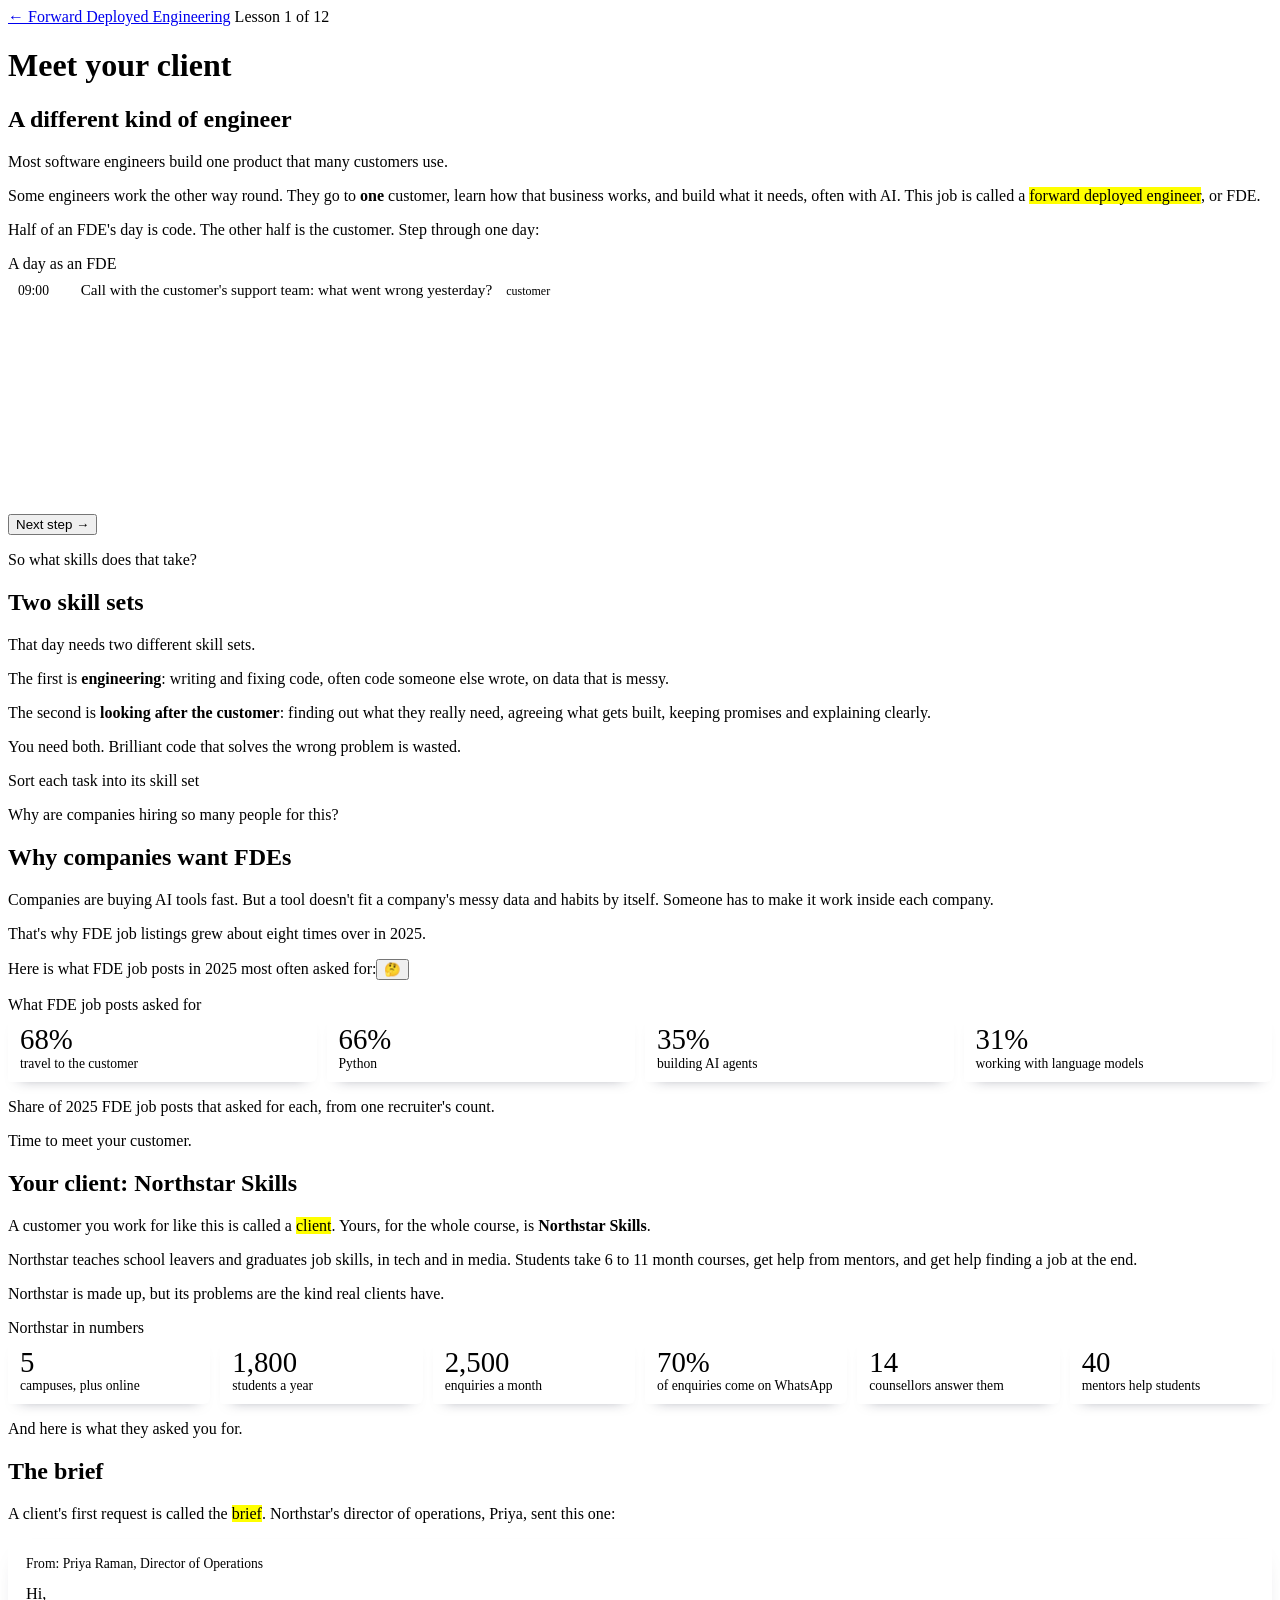
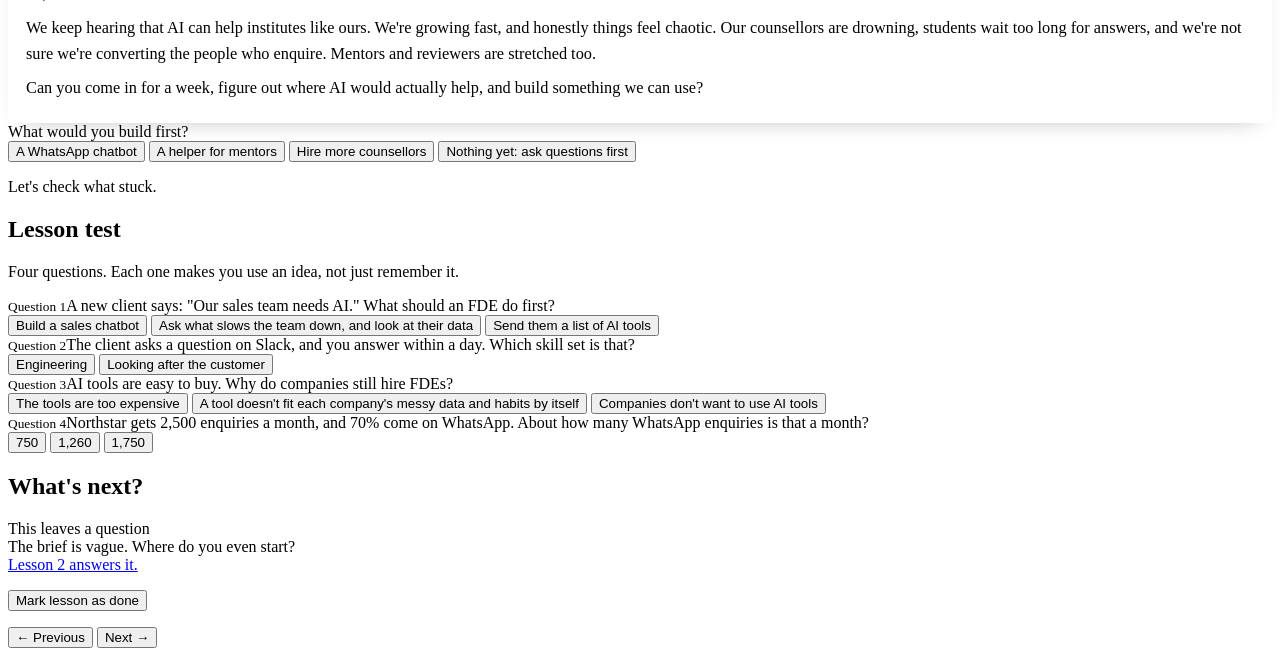
<file: lessons/lesson1.html>
<!doctype html>
<html lang="en">
<head>
<meta charset="utf-8">
<meta name="viewport" content="width=device-width, initial-scale=1">
<title>Meet your client</title>
<meta name="description" content="Lesson 1 of Forward Deployed Engineering: what a forward deployed engineer does, and the client you'll work with all course.">
<link rel="preconnect" href="https://fonts.googleapis.com">
<link rel="preconnect" href="https://fonts.gstatic.com" crossorigin>
<link href="https://fonts.googleapis.com/css2?family=Atkinson+Hyperlegible:wght@400;700&family=JetBrains+Mono:wght@400;600&family=Kalam:wght@400&family=Patrick+Hand&display=swap" rel="stylesheet">
<script>try{if(localStorage.getItem("notebook-theme")==="dark")document.documentElement.setAttribute("data-theme","dark")}catch(e){}</script>
<link rel="stylesheet" href="https://mo-ri-ch.github.io/study-notebook-design/v1/style.css">
<link rel="stylesheet" href="../assets/fde.css">
</head>
<body data-pen="blue">
<div class="wrap">
  <header class="topbar">
    <a class="home" href="../">← Forward Deployed Engineering</a>
    <span class="where">Lesson 1 of 12</span>
  </header>

  <main data-paged>
    <div class="paged-head">
      <h1>Meet your client</h1>
      <div class="progress" aria-label="Lesson parts"></div>
    </div>

    <section class="part" data-title="A different kind of engineer">
      <h2>A different kind of engineer</h2>
      <p class="say">Most software engineers build one product that many customers use.</p>
      <p class="say">Some engineers work the other way round. They go to <b>one</b> customer, learn how that business works, and build what it needs, often with AI. This job is called a <mark>forward deployed engineer</mark>, or <span data-peek="&quot;Forward deployed&quot; means sent out to work where the customer is. The software company Palantir started the role.">FDE</span>.</p>
      <p class="say">Half of an FDE's day is code. The other half is the customer. Step through one day:</p>

      <div class="activity">
        <div class="do">A day as an FDE</div>
        <ol class="day" id="day">
          <li><span class="t">09:00</span><span>Call with the customer's support team: what went wrong yesterday?<span class="tag cli">customer</span></span></li>
          <li><span class="t">10:00</span><span>Read the customer's data: 3,000 chat messages.<span class="tag eng">code</span></span></li>
          <li><span class="t">11:30</span><span>Fix a bug in code the customer's own team wrote.<span class="tag eng">code</span></span></li>
          <li><span class="t">14:00</span><span>Build the next piece of the AI system.<span class="tag eng">code</span></span></li>
          <li><span class="t">16:30</span><span>Show the customer what changed, and listen to what they think.<span class="tag cli">customer</span></span></li>
          <li><span class="t">17:30</span><span>Send a short update: what's done, what's next, what's stuck.<span class="tag cli">customer</span></span></li>
        </ol>
      </div>
      <p class="hook">So what skills does that take?</p>
    </section>

    <section class="part" data-title="Two skill sets">
      <h2>Two skill sets</h2>
      <p class="say">That day needs two different skill sets.</p>
      <p class="say">The first is <b>engineering</b>: writing and fixing code, often code someone else wrote, on data that is messy.</p>
      <p class="say">The second is <b>looking after the customer</b>: finding out what they really need, agreeing what gets built, keeping promises and explaining clearly.</p>
      <p class="say">You need both. Brilliant code that solves the wrong problem is wasted.</p>

      <div class="activity">
        <div class="do">Sort each task into its skill set</div>
        <div id="skills"></div>
      </div>
      <p class="hook">Why are companies hiring so many people for this?</p>
    </section>

    <section class="part" data-title="Why companies want FDEs">
      <h2>Why companies want FDEs</h2>
      <p class="say">Companies are buying AI tools fast. But a tool doesn't fit a company's messy data and habits by itself. Someone has to make it work inside each company.</p>
      <p class="say">That's why FDE job listings grew <span data-peek="One count of job listings found about 800% growth in 2025. AI labs, cloud providers and startups all hire FDEs.">about eight times over in 2025</span>.</p>
      <p class="say"><span class="near">Here is what FDE job posts in 2025 most often asked for:<button class="doubt" type="button" data-peek-from="dExp" aria-label="Do I need years of experience?">🤔</button></span></p>
      <div id="dExp" hidden><b>Do I need years of experience?</b><br>Senior FDE roles usually ask for several years. This course gives you the skills and the projects to show for a first role, and to grow from there.</div>

      <div class="activity">
        <div class="do">What FDE job posts asked for</div>
        <div class="facts">
          <div class="fact"><div class="big">68%</div><div class="what">travel to the customer</div></div>
          <div class="fact"><div class="big">66%</div><div class="what">Python</div></div>
          <div class="fact"><div class="big">35%</div><div class="what">building AI agents</div></div>
          <div class="fact"><div class="big">31%</div><div class="what">working with language models</div></div>
        </div>
        <p class="muted-note">Share of 2025 FDE job posts that asked for each, from one recruiter's count.</p>
      </div>
      <p class="hook">Time to meet your customer.</p>
    </section>

    <section class="part" data-title="Your client: Northstar Skills">
      <h2>Your client: Northstar Skills</h2>
      <p class="say">A customer you work for like this is called a <mark>client</mark>. Yours, for the whole course, is <b>Northstar Skills</b>.</p>
      <p class="say">Northstar teaches school leavers and graduates job skills, in tech and in media. Students take 6 to 11 month courses, get help from mentors, and get help finding a job at the end.</p>
      <p class="say">Northstar is made up, but its problems are the kind real clients have.</p>

      <div class="activity">
        <div class="do">Northstar in numbers</div>
        <div class="facts">
          <div class="fact"><div class="big">5</div><div class="what">campuses, plus online</div></div>
          <div class="fact"><div class="big">1,800</div><div class="what">students a year</div></div>
          <div class="fact"><div class="big">2,500</div><div class="what">enquiries a month</div></div>
          <div class="fact"><div class="big">70%</div><div class="what">of enquiries come on WhatsApp</div></div>
          <div class="fact"><div class="big">14</div><div class="what">counsellors answer them</div></div>
          <div class="fact"><div class="big">40</div><div class="what">mentors help students</div></div>
        </div>
      </div>
      <p class="hook">And here is what they asked you for.</p>
    </section>

    <section class="part" data-title="The brief">
      <h2>The brief</h2>
      <p class="say">A client's first request is called the <mark>brief</mark>. Northstar's director of operations, Priya, sent this one:</p>

      <div class="activity">
        <div class="mail">
          <div class="from">From: Priya Raman, Director of Operations</div>
          <p>Hi,</p>
          <p>We keep hearing that AI can help institutes like ours. We're growing fast, and honestly things feel chaotic. Our counsellors are drowning, students wait too long for answers, and we're not sure we're converting the people who enquire. Mentors and reviewers are stretched too.</p>
          <p>Can you come in for a week, figure out where AI would actually help, and build something we can use?</p>
        </div>
        <div class="quiz" data-right="That's the FDE answer. The brief names five problems and no numbers. Building before you know which problem matters most is a guess.">
          <div class="q">What would you build first?</div>
          <div class="options">
            <button data-why="Maybe, but you don't know yet if slow WhatsApp replies are the biggest problem.">A WhatsApp chatbot</button>
            <button data-why="Maybe, but the brief mentions mentors only once. You don't know how big that problem is.">A helper for mentors</button>
            <button data-why="That's a business decision, not something to build, and it may not fix the real problem.">Hire more counsellors</button>
            <button data-right>Nothing yet: ask questions first</button>
          </div>
          <div class="feedback"></div>
        </div>
      </div>
      <p class="hook">Let's check what stuck.</p>
    </section>

    <section class="part" data-title="Lesson test">
      <h2>Lesson test</h2>
      <p class="say">Four questions. Each one makes you use an idea, not just remember it.</p>
      <div class="test" data-test="1">
        <div class="quiz" data-page="lesson1.html#5" data-topic="the brief" data-right="Yes. You don't know the real problem yet, so you ask and look at their data first.">
          <div class="q"><small>Question 1</small>A new client says: "Our sales team needs AI." What should an FDE do first?</div>
          <div class="options">
            <button data-why="That's building before knowing the problem. The team may need something quite different.">Build a sales chatbot</button>
            <button data-right>Ask what slows the team down, and look at their data</button>
            <button data-why="A tool list doesn't tell you what this team needs.">Send them a list of AI tools</button>
          </div>
          <div class="feedback"></div>
        </div>
        <div class="quiz" data-page="lesson1.html#2" data-topic="two skill sets" data-right="Yes. Answering on time is looking after the customer, even though no code is written.">
          <div class="q"><small>Question 2</small>The client asks a question on Slack, and you answer within a day. Which skill set is that?</div>
          <div class="options">
            <button data-why="No code is written or fixed here. It's about keeping the client's trust.">Engineering</button>
            <button data-right>Looking after the customer</button>
          </div>
          <div class="feedback"></div>
        </div>
        <div class="quiz" data-page="lesson1.html#3" data-topic="why companies want FDEs" data-right="Yes. The tools exist, but each company's data and habits are different, so someone has to fit them in.">
          <div class="q"><small>Question 3</small>AI tools are easy to buy. Why do companies still hire FDEs?</div>
          <div class="options">
            <button data-why="Many tools are cheap. Cost isn't the main problem.">The tools are too expensive</button>
            <button data-right>A tool doesn't fit each company's messy data and habits by itself</button>
            <button data-why="Companies do use the tools. The trouble is making them work inside each business.">Companies don't want to use AI tools</button>
          </div>
          <div class="feedback"></div>
        </div>
        <div class="quiz" data-page="lesson1.html#4" data-topic="Northstar in numbers" data-right="Yes. 70% of 2,500 = 0.7 × 2,500 = 1,750 a month.">
          <div class="q"><small>Question 4</small>Northstar gets 2,500 enquiries a month, and 70% come on WhatsApp. About how many WhatsApp enquiries is that a month?</div>
          <div class="options">
            <button data-why="That's 30% of 2,500: the enquiries that don't come on WhatsApp.">750</button>
            <button data-why="That's 70% of 1,800, the number of students a year, not enquiries.">1,260</button>
            <button data-right>1,750</button>
          </div>
          <div class="feedback"></div>
        </div>
      </div>
    </section>

    <section class="part" data-title="What's next?">
      <h2>What's next?</h2>
      <div class="open-question">
        <div>This leaves a question</div>
        <div class="big">The brief is vague. Where do you even start?</div>
        <div><a href="lesson2.html">Lesson 2 answers it.</a></div>
      </div>
      <p><button class="done-toggle" data-done="1">Mark lesson as done</button></p>
    </section>
  </main>
</div>

<nav class="pagebar" aria-label="Move between parts">
  <div class="inner">
    <button data-page-back>← Previous</button>
    <span data-page-label></span>
    <button class="primary" data-page-next>Next →</button>
  </div>
</nav>

<script src="../assets/course.js"></script>
<script src="https://mo-ri-ch.github.io/study-notebook-design/v1/common.js"></script>
<script src="https://mo-ri-ch.github.io/study-notebook-design/v1/pen.js"></script>
<script src="https://mo-ri-ch.github.io/study-notebook-design/v1/guide.js"></script>
<script src="../assets/fde.js"></script>
<script>
stepper("day", { after: (i, n) => i === n - 1 ? "Code: 3 tasks. Customer: 3 tasks. About half and half." : "" });

sorter("skills", {
  bins: [{ id: "eng", label: "Engineering" }, { id: "cli", label: "Looking after the customer" }],
  items: [
    { t: "Fix a bug in the customer's login code", bin: "eng", why: "It's code, and someone else wrote it." },
    { t: "Connect to the customer's database", bin: "eng", why: "Getting at their data is engineering." },
    { t: "Write tests that check the AI's answers", bin: "eng", why: "Tests are code that checks code." },
    { t: "Speed up a slow page", bin: "eng", why: "Making code faster is engineering." },
    { t: "Agree what the first version will do", bin: "cli", why: "That's a promise you make with the customer." },
    { t: "Answer a customer's question within a day", bin: "cli", why: "Being quick and reliable keeps their trust." },
    { t: "Warn about a delay before it's a surprise", bin: "cli", why: "Bad news early is part of looking after them." },
    { t: "Find out what success means to them", bin: "cli", why: "Only the customer can tell you that." },
  ],
  done: "All sorted: four of each. Neither half works without the other.",
});
</script>
</body>
</html>
</file>
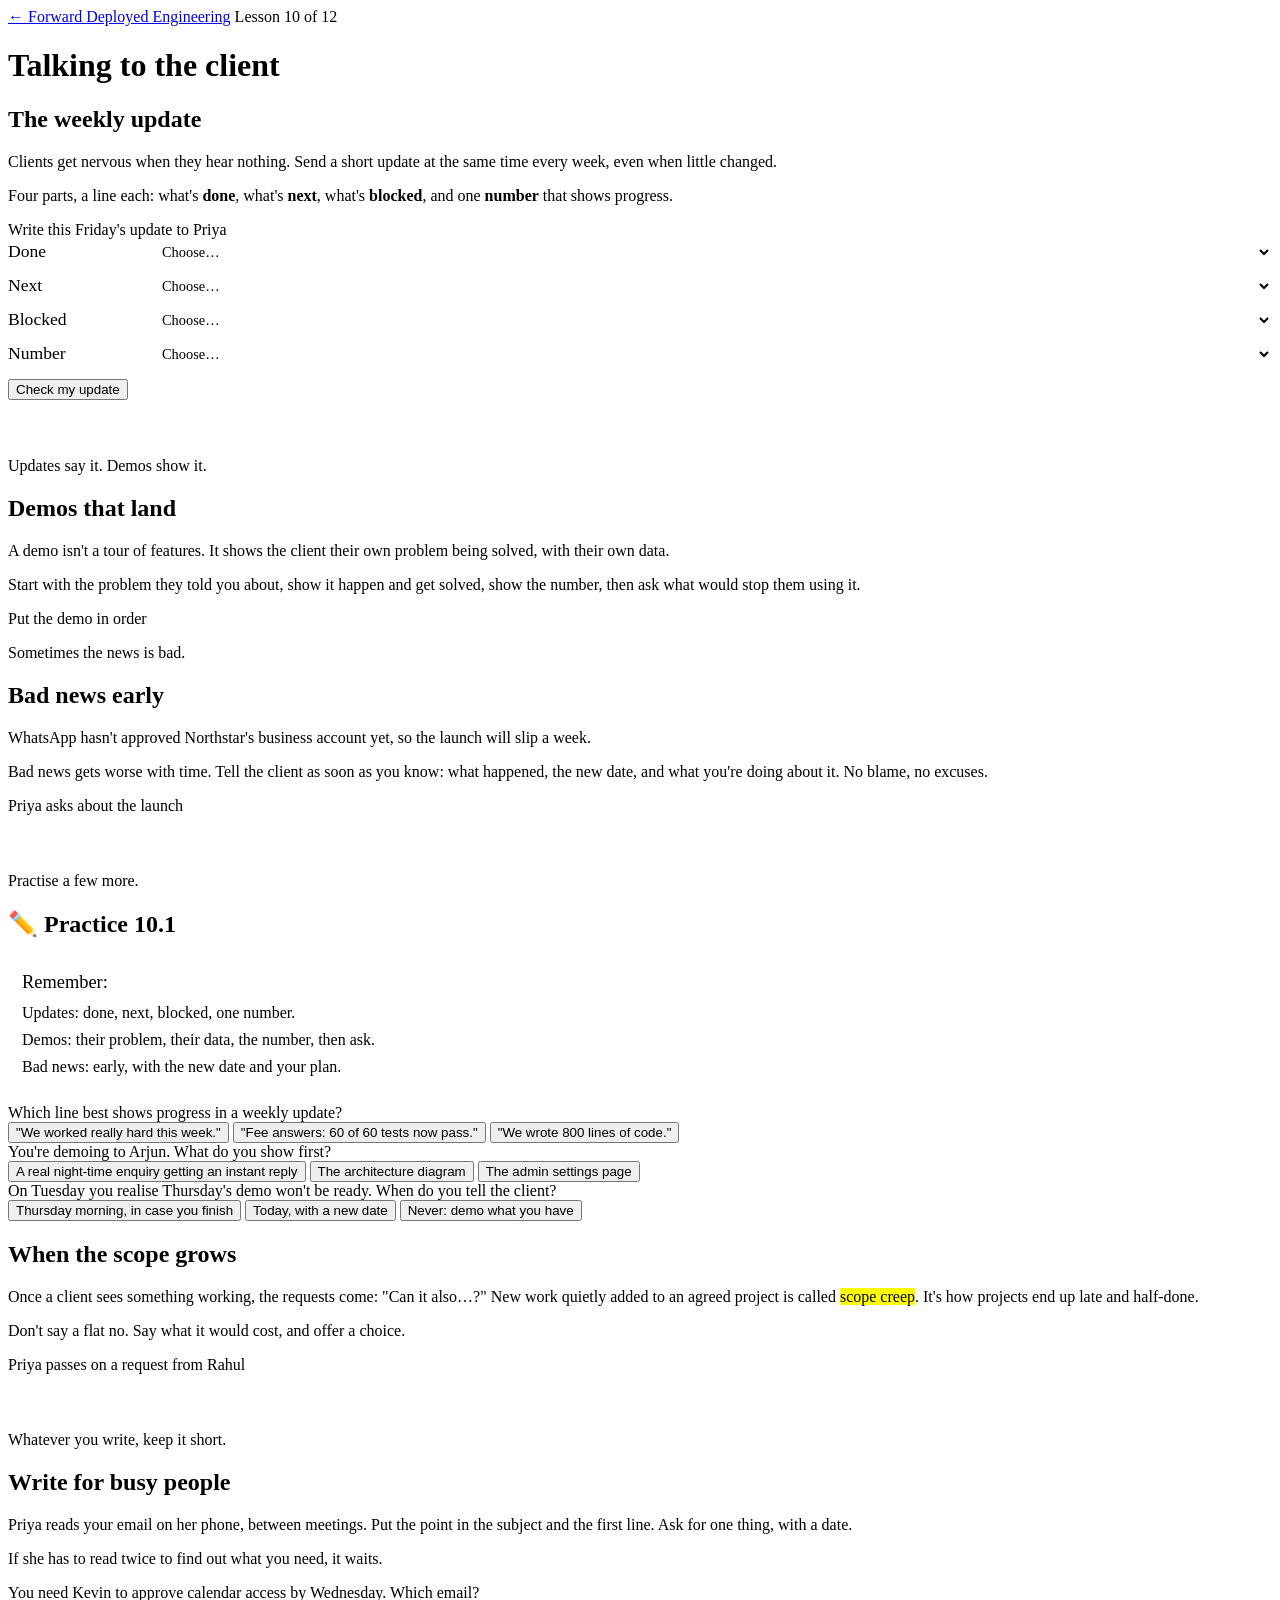
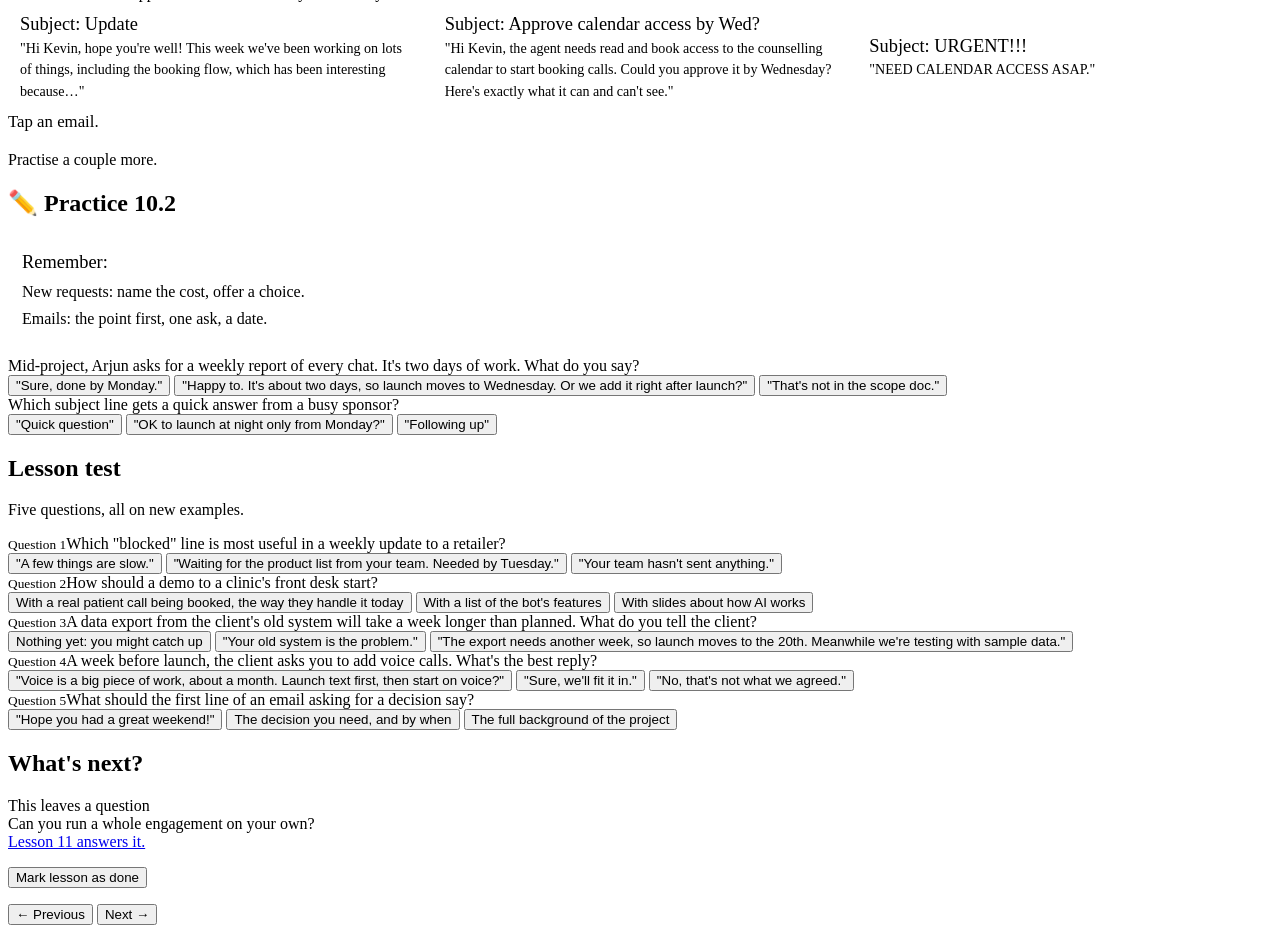
<file: lessons/lesson10.html>
<!doctype html>
<html lang="en">
<head>
<meta charset="utf-8">
<meta name="viewport" content="width=device-width, initial-scale=1">
<title>Talking to the client</title>
<meta name="description" content="Lesson 10 of Forward Deployed Engineering: demos, short updates and handling pushback calmly.">
<link rel="preconnect" href="https://fonts.googleapis.com">
<link rel="preconnect" href="https://fonts.gstatic.com" crossorigin>
<link href="https://fonts.googleapis.com/css2?family=Atkinson+Hyperlegible:wght@400;700&family=JetBrains+Mono:wght@400;600&family=Kalam:wght@400&family=Patrick+Hand&display=swap" rel="stylesheet">
<script>try{if(localStorage.getItem("notebook-theme")==="dark")document.documentElement.setAttribute("data-theme","dark")}catch(e){}</script>
<link rel="stylesheet" href="https://mo-ri-ch.github.io/study-notebook-design/v1/style.css">
<link rel="stylesheet" href="../assets/fde.css">
</head>
<body data-pen="blue">
<div class="wrap">
  <header class="topbar">
    <a class="home" href="../">← Forward Deployed Engineering</a>
    <span class="where">Lesson 10 of 12</span>
  </header>

  <main data-paged>
    <div class="paged-head">
      <h1>Talking to the client</h1>
      <div class="progress" aria-label="Lesson parts"></div>
    </div>

    <section class="part" data-title="The weekly update">
      <h2>The weekly update</h2>
      <p class="say">Clients get nervous when they hear nothing. Send a short update at the same time every week, even when little changed.</p>
      <p class="say">Four parts, a line each: what's <b>done</b>, what's <b>next</b>, what's <b>blocked</b>, and one <b>number</b> that shows progress.</p>

      <div class="activity">
        <div class="do">Write this Friday's update to Priya</div>
        <div id="upd"></div>
        <div class="btnrow"><button class="primary" type="button" id="updCheck">Check my update</button></div>
        <p class="say-why" id="updSay"></p>
      </div>
      <p class="hook">Updates say it. Demos show it.</p>
    </section>

    <section class="part" data-title="Demos that land">
      <h2>Demos that land</h2>
      <p class="say">A demo isn't a tour of features. It shows the client their own problem being solved, with their own data.</p>
      <p class="say">Start with the problem they told you about, show it happen and get solved, show the number, then ask what would stop them using it.</p>

      <div class="activity">
        <div class="do">Put the demo in order</div>
        <div id="demo"></div>
      </div>
      <p class="hook">Sometimes the news is bad.</p>
    </section>

    <section class="part" data-title="Bad news early">
      <h2>Bad news early</h2>
      <p class="say">WhatsApp hasn't approved Northstar's business account yet, so the launch will slip a week.</p>
      <p class="say">Bad news gets worse with time. Tell the client as soon as you know: what happened, the new date, and what you're doing about it. No blame, no excuses.</p>

      <div class="activity">
        <div class="do">Priya asks about the launch</div>
        <div class="chat" id="bad"></div>
        <p class="say-why" id="badSay"></p>
      </div>
      <p class="hook">Practise a few more.</p>
    </section>

    <section class="part" data-nonum data-title="✏️ Practice 10.1">
      <h2>✏️ Practice 10.1</h2>
      <div class="remember">
        <b>Remember:</b><br>
        Updates: done, next, blocked, one number.<br>
        Demos: their problem, their data, the number, then ask.<br>
        Bad news: early, with the new date and your plan.
      </div>
      <div class="activity">
        <div class="quiz" data-right="Yes. A number the sponsor agreed to is the best progress line.">
          <div class="q">Which line best shows progress in a weekly update?</div>
          <div class="options">
            <button data-why="Effort, not progress.">"We worked really hard this week."</button>
            <button data-right>"Fee answers: 60 of 60 tests now pass."</button>
            <button data-why="The client doesn't measure progress in lines of code.">"We wrote 800 lines of code."</button>
          </div>
          <div class="feedback"></div>
        </div>
        <div class="quiz" data-right="Yes. Their own case lands far better than a feature tour.">
          <div class="q">You're demoing to Arjun. What do you show first?</div>
          <div class="options">
            <button data-right>A real night-time enquiry getting an instant reply</button>
            <button data-why="Arjun doesn't care how it's built. Show his problem solved.">The architecture diagram</button>
            <button data-why="Settings aren't the point. Show the result.">The admin settings page</button>
          </div>
          <div class="feedback"></div>
        </div>
        <div class="quiz" data-right="Yes. Tell them now, with a new date and a plan.">
          <div class="q">On Tuesday you realise Thursday's demo won't be ready. When do you tell the client?</div>
          <div class="options">
            <button data-why="Waiting turns a small slip into a broken promise.">Thursday morning, in case you finish</button>
            <button data-right>Today, with a new date</button>
            <button data-why="Showing something half-working without warning damages trust.">Never: demo what you have</button>
          </div>
          <div class="feedback"></div>
        </div>
      </div>
    </section>

    <section class="part" data-title="When the scope grows">
      <h2>When the scope grows</h2>
      <p class="say">Once a client sees something working, the requests come: "Can it also…?" New work quietly added to an agreed project is called <mark>scope creep</mark>. It's how projects end up late and half-done.</p>
      <p class="say">Don't say a flat no. Say what it would cost, and offer a choice.</p>

      <div class="activity">
        <div class="do">Priya passes on a request from Rahul</div>
        <div class="chat" id="creep"></div>
        <p class="say-why" id="creepSay"></p>
      </div>
      <p class="hook">Whatever you write, keep it short.</p>
    </section>

    <section class="part" data-title="Write for busy people">
      <h2>Write for busy people</h2>
      <p class="say">Priya reads your email on her phone, between meetings. Put the point in the subject and the first line. Ask for one thing, with a date.</p>
      <p class="say">If she has to read twice to find out what you need, it waits.</p>

      <div class="activity">
        <div class="do">You need Kevin to approve calendar access by Wednesday. Which email?</div>
        <div class="people" id="email">
          <button class="person" type="button" data-why="The ask is buried in the third paragraph, and there's no date."><b>Subject: Update</b><span>"Hi Kevin, hope you're well! This week we've been working on lots of things, including the booking flow, which has been interesting because…"</span></button>
          <button class="person" type="button" data-right="Yes. The ask and the date are in the subject. The why fits in one line."><b>Subject: Approve calendar access by Wed?</b><span>"Hi Kevin, the agent needs read and book access to the counselling calendar to start booking calls. Could you approve it by Wednesday? Here's exactly what it can and can't see."</span></button>
          <button class="person" type="button" data-why="Shouting creates stress, not action. And it still doesn't say why."><b>Subject: URGENT!!!</b><span>"NEED CALENDAR ACCESS ASAP."</span></button>
        </div>
        <div class="say-why" id="emailWhy">Tap an email.</div>
      </div>
      <p class="hook">Practise a couple more.</p>
    </section>

    <section class="part" data-nonum data-title="✏️ Practice 10.2">
      <h2>✏️ Practice 10.2</h2>
      <div class="remember">
        <b>Remember:</b><br>
        New requests: name the cost, offer a choice.<br>
        Emails: the point first, one ask, a date.
      </div>
      <div class="activity">
        <div class="quiz" data-right="Yes. It names the cost and lets the sponsor choose.">
          <div class="q">Mid-project, Arjun asks for a weekly report of every chat. It's two days of work. What do you say?</div>
          <div class="options">
            <button data-why="Saying yes to everything is how the launch slips.">"Sure, done by Monday."</button>
            <button data-right>"Happy to. It's about two days, so launch moves to Wednesday. Or we add it right after launch?"</button>
            <button data-why="A flat no makes Arjun feel unheard.">"That's not in the scope doc."</button>
          </div>
          <div class="feedback"></div>
        </div>
        <div class="quiz" data-right="Yes. The ask and the deadline are visible before she opens it.">
          <div class="q">Which subject line gets a quick answer from a busy sponsor?</div>
          <div class="options">
            <button data-why="This doesn't say what you need.">"Quick question"</button>
            <button data-right>"OK to launch at night only from Monday?"</button>
            <button data-why="This says nothing about what you need.">"Following up"</button>
          </div>
          <div class="feedback"></div>
        </div>
      </div>
    </section>

    <section class="part" data-title="Lesson test">
      <h2>Lesson test</h2>
      <p class="say">Five questions, all on new examples.</p>
      <div class="test" data-test="10">
        <div class="quiz" data-page="lesson10.html#1" data-topic="the weekly update" data-right="Yes. It's specific, with a date, so the client can act on it.">
          <div class="q"><small>Question 1</small>Which "blocked" line is most useful in a weekly update to a retailer?</div>
          <div class="options">
            <button data-why="Too vague to act on.">"A few things are slow."</button>
            <button data-right>"Waiting for the product list from your team. Needed by Tuesday."</button>
            <button data-why="Blaming someone doesn't help them fix it.">"Your team hasn't sent anything."</button>
          </div>
          <div class="feedback"></div>
        </div>
        <div class="quiz" data-page="lesson10.html#2" data-topic="demos that land" data-right="Yes. Start with their problem, solved with their own data.">
          <div class="q"><small>Question 2</small>How should a demo to a clinic's front desk start?</div>
          <div class="options">
            <button data-right>With a real patient call being booked, the way they handle it today</button>
            <button data-why="Features don't show their problem being solved.">With a list of the bot's features</button>
            <button data-why="Slides about AI don't show anything working.">With slides about how AI works</button>
          </div>
          <div class="feedback"></div>
        </div>
        <div class="quiz" data-page="lesson10.html#3" data-topic="bad news early" data-right="Yes. Early, honest, with a new date and a plan.">
          <div class="q"><small>Question 3</small>A data export from the client's old system will take a week longer than planned. What do you tell the client?</div>
          <div class="options">
            <button data-why="If it doesn't work out, you've broken trust twice.">Nothing yet: you might catch up</button>
            <button data-why="Blame makes the client defensive and fixes nothing.">"Your old system is the problem."</button>
            <button data-right>"The export needs another week, so launch moves to the 20th. Meanwhile we're testing with sample data."</button>
          </div>
          <div class="feedback"></div>
        </div>
        <div class="quiz" data-page="lesson10.html#5" data-topic="when the scope grows" data-right="Yes. Name the cost, offer a choice, and let the sponsor decide.">
          <div class="q"><small>Question 4</small>A week before launch, the client asks you to add voice calls. What's the best reply?</div>
          <div class="options">
            <button data-right>"Voice is a big piece of work, about a month. Launch text first, then start on voice?"</button>
            <button data-why="Saying yes now puts the whole launch at risk.">"Sure, we'll fit it in."</button>
            <button data-why="A flat no ignores a real need.">"No, that's not what we agreed."</button>
          </div>
          <div class="feedback"></div>
        </div>
        <div class="quiz" data-page="lesson10.html#6" data-topic="write for busy people" data-right="Yes. The point and the ask come first.">
          <div class="q"><small>Question 5</small>What should the first line of an email asking for a decision say?</div>
          <div class="options">
            <button data-why="Pleasantries push the point down.">"Hope you had a great weekend!"</button>
            <button data-right>The decision you need, and by when</button>
            <button data-why="Background can come after the ask.">The full background of the project</button>
          </div>
          <div class="feedback"></div>
        </div>
      </div>
    </section>

    <section class="part" data-title="What's next?">
      <h2>What's next?</h2>
      <div class="open-question">
        <div>This leaves a question</div>
        <div class="big">Can you run a whole engagement on your own?</div>
        <div><a href="lesson11.html">Lesson 11 answers it.</a></div>
      </div>
      <p><button class="done-toggle" data-done="10">Mark lesson as done</button></p>
    </section>
  </main>
</div>

<nav class="pagebar" aria-label="Move between parts">
  <div class="inner">
    <button data-page-back>← Previous</button>
    <span data-page-label></span>
    <button class="primary" data-page-next>Next →</button>
  </div>
</nav>

<script src="../assets/course.js"></script>
<script src="https://mo-ri-ch.github.io/study-notebook-design/v1/common.js"></script>
<script src="https://mo-ri-ch.github.io/study-notebook-design/v1/pen.js"></script>
<script src="https://mo-ri-ch.github.io/study-notebook-design/v1/guide.js"></script>
<script src="../assets/fde.js"></script>
<script>
lineBuilder("upd", "updCheck", "updSay", {
  lines: [
    { k: "Done", opts: ["Worked on lots of stuff", "Fee answers now come only from the current sheet. 60 of 60 tests pass.", "Big progress"], right: 1, why: "Say exactly what's finished, with proof." },
    { k: "Next", opts: ["More improvements", "Whatever comes up", "Booking calls from chat, ready to demo on Thursday"], right: 2, why: "Name the next piece and when she'll see it." },
    { k: "Blocked", opts: ["Waiting for Kevin to approve calendar access. Needed by Tuesday.", "Nothing, as usual", "Kevin is slow"], right: 0, why: "Say what you need, from whom, by when, without blame." },
    { k: "Number", opts: ["The agent is great", "Night first reply: 10 hours down to 4 minutes, in the night-only test", "We wrote 400 lines of code"], right: 1, why: "Use the success metric you agreed on." },
  ],
  done: "Four lines Priya can read in 20 seconds, and forward to her boss.",
});

orderer("demo", {
  steps: ["Remind them of the problem: night enquiries wait about 10 hours", "Send a real night-time enquiry from a phone", "Show the instant reply and the booked call", "Show the number: first reply time, before and after", "Ask: what would stop you using this?"],
  done: "Problem, proof, number, then their concerns. A demo that ends with a question gets you real feedback.",
});

chatPick("bad", "badSay", {
  who: "Priya",
  turns: [
    { q: "Are we still launching on Monday?", a: [
      ["Yes, should be fine!", "You know it won't be. She'll find out Monday, and trust takes a hit."],
      ["No, it'll be the Monday after. WhatsApp hasn't approved the business account yet. Meanwhile counsellors keep testing, so we lose nothing.", null],
      ["It's WhatsApp's fault, not ours.", "Blame doesn't help her plan. Give the new date and your plan."]] },
    { q: "Can't you just push it through?", a: [
      ["No.", "True, but it leaves her with nothing. Say what you are doing."],
      ["We could skip approval and use someone's personal number.", "That breaks WhatsApp's rules and risks getting the number banned."],
      ["I've raised it with WhatsApp support, and I'll update you on Thursday either way.", null]] },
  ],
  endLine: "OK. Thanks for telling me early.",
  end: "Early, honest, a new date and a plan. Her trust grew, even with bad news.",
});

chatPick("creep", "creepSay", {
  who: "Priya",
  turns: [
    { q: "Rahul asks: can the agent also answer students' coding doubts, by Friday?", a: [
      ["Sure, I'll add it!", "Then Friday's launch slips, and coding answers go out untested."],
      ["That's out of scope.", "A flat no makes Rahul feel ignored. His problem is real."],
      ["Good idea: it's the mentor helper we scored. Adding it now moves launch by about three weeks. Shall we launch admissions first, then start on it?", null]] },
  ],
  endLine: "Launch first. Then let's plan the mentor helper.",
  end: "You named the cost and gave a choice. The scope stayed safe, and the next project is lined up.",
});

picker("email", "emailWhy");
</script>
</body>
</html>
</file>
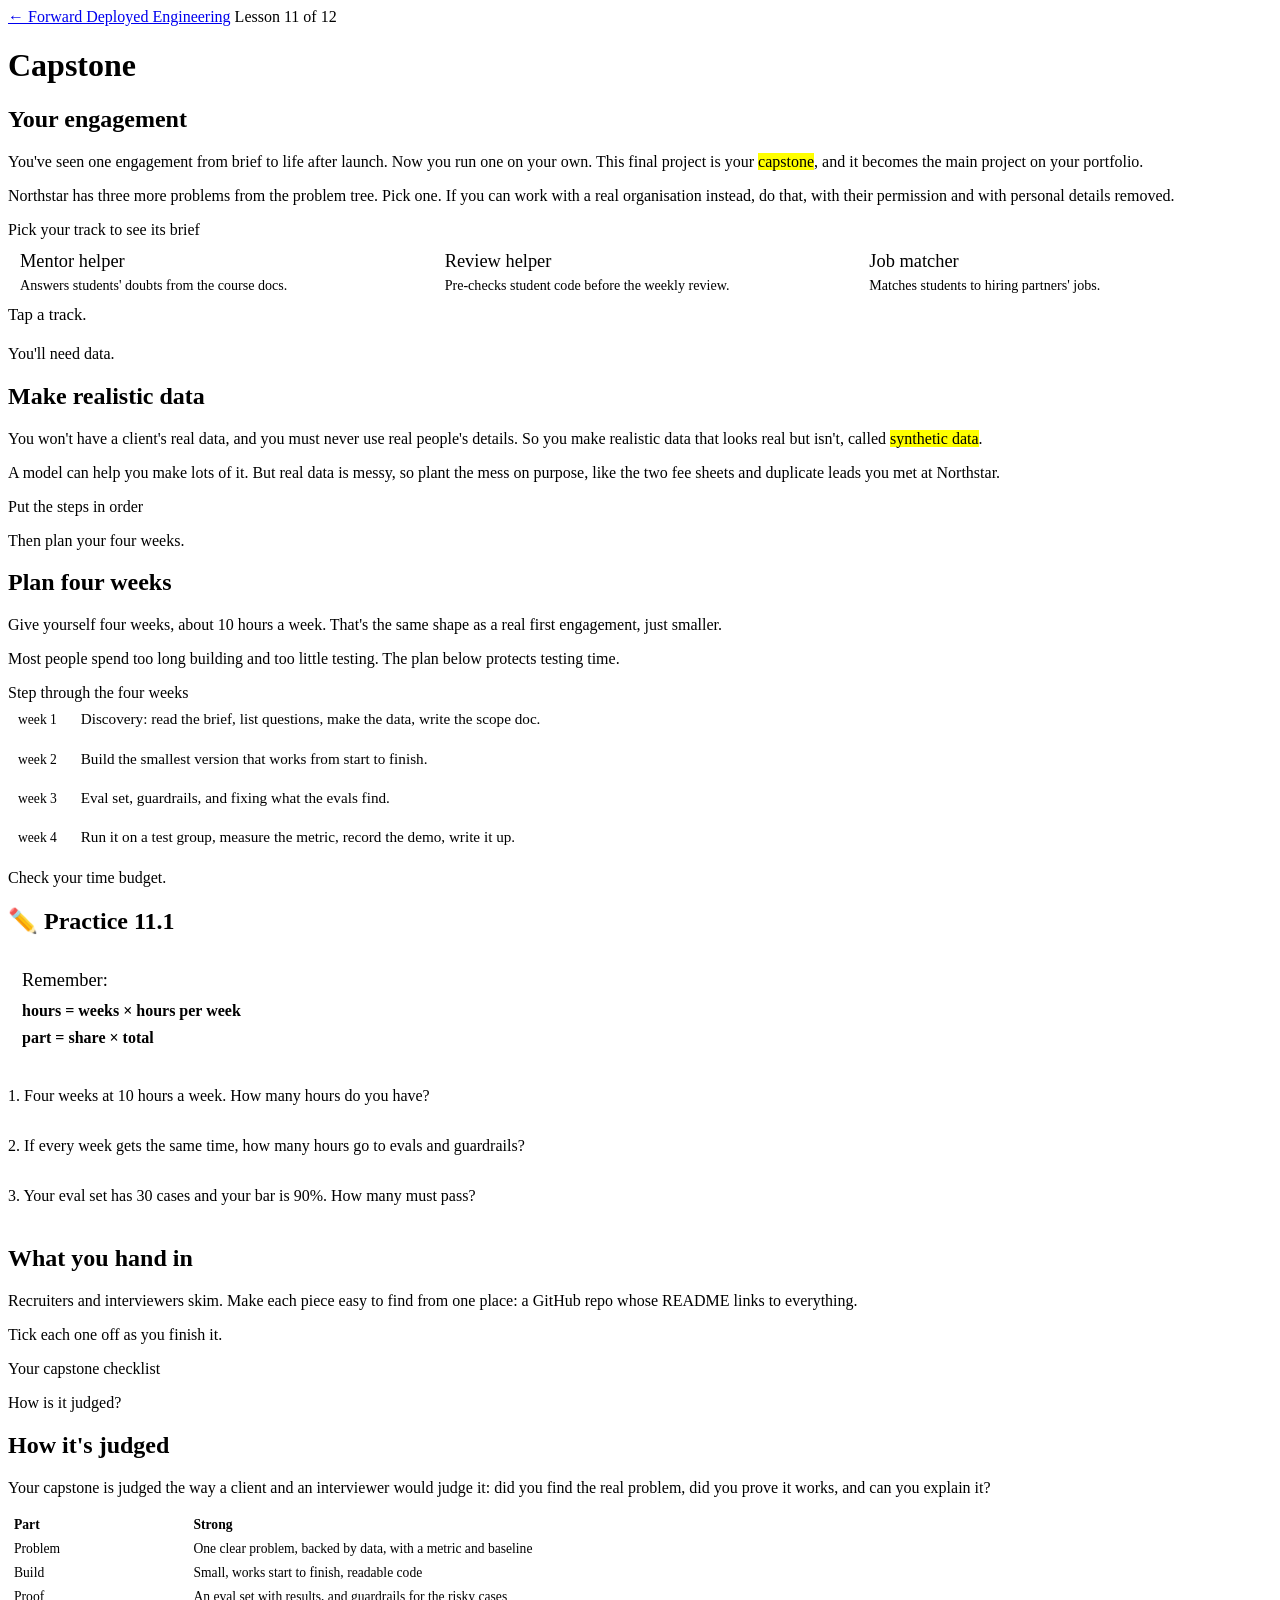
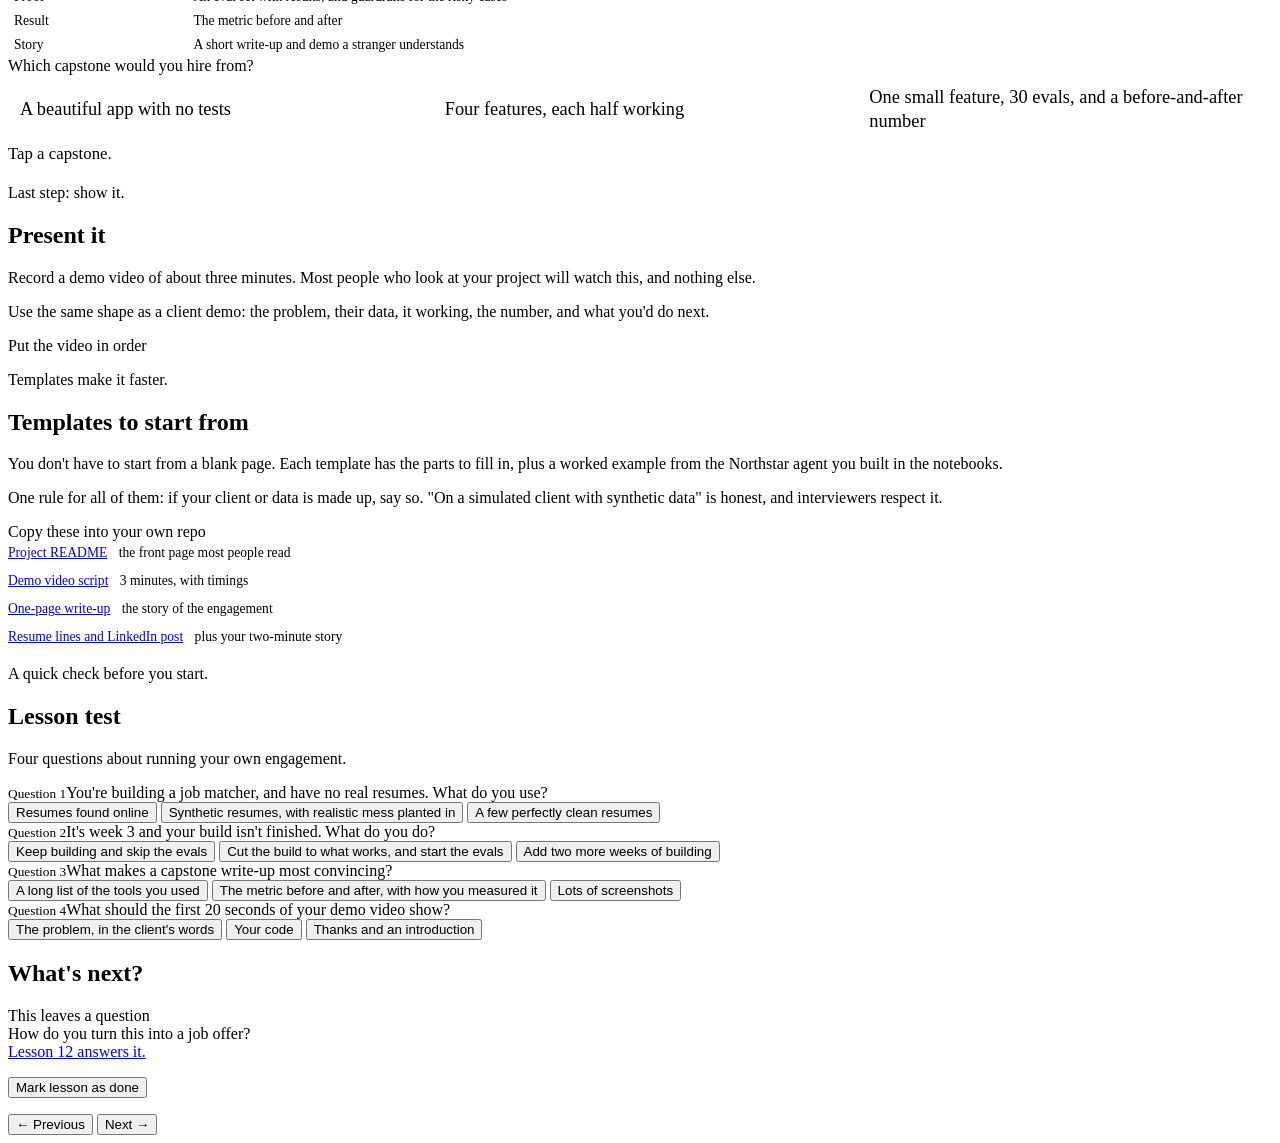
<file: lessons/lesson11.html>
<!doctype html>
<html lang="en">
<head>
<meta charset="utf-8">
<meta name="viewport" content="width=device-width, initial-scale=1">
<title>Capstone</title>
<meta name="description" content="Lesson 11 of Forward Deployed Engineering: a full engagement from brief to demo, for your portfolio.">
<link rel="preconnect" href="https://fonts.googleapis.com">
<link rel="preconnect" href="https://fonts.gstatic.com" crossorigin>
<link href="https://fonts.googleapis.com/css2?family=Atkinson+Hyperlegible:wght@400;700&family=JetBrains+Mono:wght@400;600&family=Kalam:wght@400&family=Patrick+Hand&display=swap" rel="stylesheet">
<script>try{if(localStorage.getItem("notebook-theme")==="dark")document.documentElement.setAttribute("data-theme","dark")}catch(e){}</script>
<link rel="stylesheet" href="https://mo-ri-ch.github.io/study-notebook-design/v1/style.css">
<link rel="stylesheet" href="../assets/fde.css">
</head>
<body data-pen="blue">
<div class="wrap">
  <header class="topbar">
    <a class="home" href="../">← Forward Deployed Engineering</a>
    <span class="where">Lesson 11 of 12</span>
  </header>

  <main data-paged>
    <div class="paged-head">
      <h1>Capstone</h1>
      <div class="progress" aria-label="Lesson parts"></div>
    </div>

    <section class="part" data-title="Your engagement">
      <h2>Your engagement</h2>
      <p class="say">You've seen one engagement from brief to life after launch. Now you run one on your own. This final project is your <mark>capstone</mark>, and it becomes the main project on your portfolio.</p>
      <p class="say">Northstar has three more problems from the problem tree. Pick one. If you can work with a real organisation instead, do that, with their permission and with personal details removed.</p>

      <div class="activity">
        <div class="do">Pick your track to see its brief</div>
        <div class="people" id="tracks">
          <button class="person" type="button" data-right="<b>Mentor helper.</b> Stakeholder: Rahul, lead mentor. Problem: students wait hours for answers the course docs already have. Data: course docs and past student questions. A metric to start from: time until a student's doubt is answered."><b>Mentor helper</b><span>Answers students' doubts from the course docs.</span></button>
          <button class="person" type="button" data-right="<b>Review helper.</b> Stakeholder: the reviewers. Problem: weekly reviews spend time on basics like missing tests. Data: sample student projects and past review notes. A metric to start from: review time spent on basics."><b>Review helper</b><span>Pre-checks student code before the weekly review.</span></button>
          <button class="person" type="button" data-right="<b>Job matcher.</b> Stakeholder: Sana, placement manager. Problem: matching resumes to job descriptions by hand takes days. Data: resumes and job descriptions, with skill names that don't match. A metric to start from: days from a new job to a shortlist."><b>Job matcher</b><span>Matches students to hiring partners' jobs.</span></button>
        </div>
        <div class="say-why" id="tracksWhy">Tap a track.</div>
      </div>
      <p class="hook">You'll need data.</p>
    </section>

    <section class="part" data-title="Make realistic data">
      <h2>Make realistic data</h2>
      <p class="say">You won't have a client's real data, and you must never use real people's details. So you make realistic data that looks real but isn't, called <mark>synthetic data</mark>.</p>
      <p class="say">A model can help you make lots of it. But real data is messy, so plant the mess on purpose, like the two fee sheets and duplicate leads you met at Northstar.</p>

      <div class="activity">
        <div class="do">Put the steps in order</div>
        <div id="synth"></div>
      </div>
      <p class="hook">Then plan your four weeks.</p>
    </section>

    <section class="part" data-title="Plan four weeks">
      <h2>Plan four weeks</h2>
      <p class="say">Give yourself four weeks, about 10 hours a week. That's the same shape as a real first engagement, just smaller.</p>
      <p class="say">Most people spend too long building and too little testing. The plan below protects testing time.</p>

      <div class="activity">
        <div class="do">Step through the four weeks</div>
        <ol class="day" id="weeks">
          <li><span class="t">week 1</span><span>Discovery: read the brief, list questions, make the data, write the scope doc.</span></li>
          <li><span class="t">week 2</span><span>Build the smallest version that works from start to finish.</span></li>
          <li><span class="t">week 3</span><span>Eval set, guardrails, and fixing what the evals find.</span></li>
          <li><span class="t">week 4</span><span>Run it on a test group, measure the metric, record the demo, write it up.</span></li>
        </ol>
      </div>
      <p class="hook">Check your time budget.</p>
    </section>

    <section class="part" data-nonum data-title="✏️ Practice 11.1">
      <h2>✏️ Practice 11.1</h2>
      <div class="remember">
        <b>Remember:</b><br>
        <b class="eqbox">hours = weeks × hours per week</b><br>
        <b class="eqbox">part = share × total</b>
      </div>
      <div class="activity" id="prac1">
        <div class="prob" data-answer="40" data-hint="Multiply the weeks by the hours each week." data-work="4 × 10 = 40 hours.">
          <div class="ask">1. Four weeks at 10 hours a week. How many hours do you have?</div>
        </div>
        <div class="prob" data-answer="10" data-hint="Week 3 is one of four equal weeks." data-work="40 ÷ 4 = 10 hours for evals and guardrails.">
          <div class="ask">2. If every week gets the same time, how many hours go to evals and guardrails?</div>
        </div>
        <div class="prob" data-answer="27" data-hint="Find 90% of 30." data-work="0.9 × 30 = 27 cases.">
          <div class="ask">3. Your eval set has 30 cases and your bar is 90%. How many must pass?</div>
        </div>
      </div>
    </section>

    <section class="part" data-title="What you hand in">
      <h2>What you hand in</h2>
      <p class="say">Recruiters and interviewers skim. Make each piece easy to find from one place: a GitHub repo whose README links to everything.</p>
      <p class="say">Tick each one off as you finish it.</p>

      <div class="activity">
        <div class="do">Your capstone checklist</div>
        <div id="hand"></div>
        <div class="count" id="handCount"></div>
      </div>
      <p class="hook">How is it judged?</p>
    </section>

    <section class="part" data-title="How it's judged">
      <h2>How it's judged</h2>
      <p class="say">Your capstone is judged the way a client and an interviewer would judge it: did you find the real problem, did you prove it works, and can you explain it?</p>
      <div class="tablewrap"><table class="mini">
        <tr><th>Part</th><th>Strong</th></tr>
        <tr><td>Problem</td><td>One clear problem, backed by data, with a metric and baseline</td></tr>
        <tr><td>Build</td><td>Small, works start to finish, readable code</td></tr>
        <tr><td>Proof</td><td>An eval set with results, and guardrails for the risky cases</td></tr>
        <tr><td>Result</td><td>The metric before and after</td></tr>
        <tr><td>Story</td><td>A short write-up and demo a stranger understands</td></tr>
      </table></div>

      <div class="activity">
        <div class="do">Which capstone would you hire from?</div>
        <div class="people" id="judge">
          <button class="person" type="button" data-why="Polish without proof. Nobody knows if it gives right answers."><b>A beautiful app with no tests</b></button>
          <button class="person" type="button" data-why="Four half-working parts show you can start things, not finish them."><b>Four features, each half working</b></button>
          <button class="person" type="button" data-right="Yes. Small, tested and measured. That's exactly the FDE job."><b>One small feature, 30 evals, and a before-and-after number</b></button>
        </div>
        <div class="say-why" id="judgeWhy">Tap a capstone.</div>
      </div>
      <p class="hook">Last step: show it.</p>
    </section>

    <section class="part" data-title="Present it">
      <h2>Present it</h2>
      <p class="say">Record a demo video of about three minutes. Most people who look at your project will watch this, and nothing else.</p>
      <p class="say">Use the same shape as a client demo: the problem, their data, it working, the number, and what you'd do next.</p>

      <div class="activity">
        <div class="do">Put the video in order</div>
        <div id="video"></div>
      </div>
      <p class="hook">Templates make it faster.</p>
    </section>

    <section class="part" data-title="Templates to start from">
      <h2>Templates to start from</h2>
      <p class="say">You don't have to start from a blank page. Each template has the parts to fill in, plus a worked example from the Northstar agent you built in the notebooks.</p>
      <p class="say">One rule for all of them: if your client or data is made up, say so. "On a simulated client with synthetic data" is honest, and interviewers respect it.</p>

      <div class="activity">
        <div class="do">Copy these into your own repo</div>
        <ul class="files">
          <li><a class="btn" href="https://github.com/mo-ri-ch/forward-deployed-engineering/blob/main/portfolio/project-readme.md" target="_blank" rel="noopener">Project README</a> <span class="muted-note">the front page most people read</span></li>
          <li><a class="btn" href="https://github.com/mo-ri-ch/forward-deployed-engineering/blob/main/portfolio/demo-script.md" target="_blank" rel="noopener">Demo video script</a> <span class="muted-note">3 minutes, with timings</span></li>
          <li><a class="btn" href="https://github.com/mo-ri-ch/forward-deployed-engineering/blob/main/portfolio/write-up.md" target="_blank" rel="noopener">One-page write-up</a> <span class="muted-note">the story of the engagement</span></li>
          <li><a class="btn" href="https://github.com/mo-ri-ch/forward-deployed-engineering/blob/main/portfolio/resume-and-linkedin.md" target="_blank" rel="noopener">Resume lines and LinkedIn post</a> <span class="muted-note">plus your two-minute story</span></li>
        </ul>
      </div>
      <p class="hook">A quick check before you start.</p>
    </section>

    <section class="part" data-title="Lesson test">
      <h2>Lesson test</h2>
      <p class="say">Four questions about running your own engagement.</p>
      <div class="test" data-test="11">
        <div class="quiz" data-page="lesson11.html#2" data-topic="make realistic data" data-right="Yes. Realistic but invented, with the mess planted on purpose.">
          <div class="q"><small>Question 1</small>You're building a job matcher, and have no real resumes. What do you use?</div>
          <div class="options">
            <button data-why="Real people's details must never be used without permission.">Resumes found online</button>
            <button data-right>Synthetic resumes, with realistic mess planted in</button>
            <button data-why="Perfectly clean data hides the problems a real client would have.">A few perfectly clean resumes</button>
          </div>
          <div class="feedback"></div>
        </div>
        <div class="quiz" data-page="lesson11.html#3" data-topic="plan four weeks" data-right="Yes. Testing time is what most projects squeeze, so protect it.">
          <div class="q"><small>Question 2</small>It's week 3 and your build isn't finished. What do you do?</div>
          <div class="options">
            <button data-why="Untested features are worth less than a tested small one.">Keep building and skip the evals</button>
            <button data-right>Cut the build to what works, and start the evals</button>
            <button data-why="A longer project risks never finishing.">Add two more weeks of building</button>
          </div>
          <div class="feedback"></div>
        </div>
        <div class="quiz" data-page="lesson11.html#6" data-topic="how it's judged" data-right="Yes. The number before and after proves the work mattered.">
          <div class="q"><small>Question 3</small>What makes a capstone write-up most convincing?</div>
          <div class="options">
            <button data-why="Length doesn't prove anything.">A long list of the tools you used</button>
            <button data-right>The metric before and after, with how you measured it</button>
            <button data-why="Screenshots show it exists, not that it works.">Lots of screenshots</button>
          </div>
          <div class="feedback"></div>
        </div>
        <div class="quiz" data-page="lesson11.html#7" data-topic="present it" data-right="Yes. Problem first, so viewers know why the rest matters.">
          <div class="q"><small>Question 4</small>What should the first 20 seconds of your demo video show?</div>
          <div class="options">
            <button data-right>The problem, in the client's words</button>
            <button data-why="Code means little before people know the problem.">Your code</button>
            <button data-why="Thanks belong at the end, if at all.">Thanks and an introduction</button>
          </div>
          <div class="feedback"></div>
        </div>
      </div>
    </section>

    <section class="part" data-title="What's next?">
      <h2>What's next?</h2>
      <div class="open-question">
        <div>This leaves a question</div>
        <div class="big">How do you turn this into a job offer?</div>
        <div><a href="lesson12.html">Lesson 12 answers it.</a></div>
      </div>
      <p><button class="done-toggle" data-done="11">Mark lesson as done</button></p>
    </section>
  </main>
</div>

<nav class="pagebar" aria-label="Move between parts">
  <div class="inner">
    <button data-page-back>← Previous</button>
    <span data-page-label></span>
    <button class="primary" data-page-next>Next →</button>
  </div>
</nav>

<script src="../assets/course.js"></script>
<script src="https://mo-ri-ch.github.io/study-notebook-design/v1/common.js"></script>
<script src="https://mo-ri-ch.github.io/study-notebook-design/v1/pen.js"></script>
<script src="https://mo-ri-ch.github.io/study-notebook-design/v1/guide.js"></script>
<script src="../assets/fde.js"></script>
<script>
picker("tracks", "tracksWhy");

orderer("synth", {
  steps: ["Write down what the real data would look like: fields and formats", "Write 10 to 20 examples by hand", "Ask a model for many more in the same style", "Plant the mess: duplicates, typos, two versions that disagree", "Check that no real names, numbers or emails slipped in"],
  done: "Realistic, messy, and safe. Note the planted problems: your evals should catch them.",
});

stepper("weeks", { after: (i, n) => i === n - 1 ? "Building gets one week of four. Testing and measuring get as much." : "" });
practice("prac1");

(function () {
  const root = document.getElementById("hand"), count = document.getElementById("handCount");
  const items = ["Scope doc: problem, metric with baseline, first version, what it won't do", "Code on GitHub, with a README that links to everything", "Eval set and its latest results", "Guardrails for the risky cases", "The metric before and after", "A 3-minute demo video", "A one-page write-up: problem, what you did, result, what you learned"];
  function build() {
    root.innerHTML = items.map((t, i) => `<label class="switch"><input type="checkbox" data-i="${i}"> <span>${t}</span></label>`).join("");
    const boxes = [...root.querySelectorAll("input")];
    const upd = () => { const n = boxes.filter(b => b.checked).length; count.textContent = n === items.length ? "All done. That's a portfolio project." : `${n} of ${items.length} done`; };
    boxes.forEach(b => b.onchange = upd); upd();
  }
  build(); addReset(root, build);
})();

picker("judge", "judgeWhy");

orderer("video", {
  steps: ["The problem, in the client's words (20 seconds)", "Their messy data, and what you found in it (20 seconds)", "It working on a real case (90 seconds)", "The number, before and after (20 seconds)", "What you'd do next (30 seconds)"],
  done: "Three minutes, with the same shape as a client demo.",
});
</script>
</body>
</html>
</file>
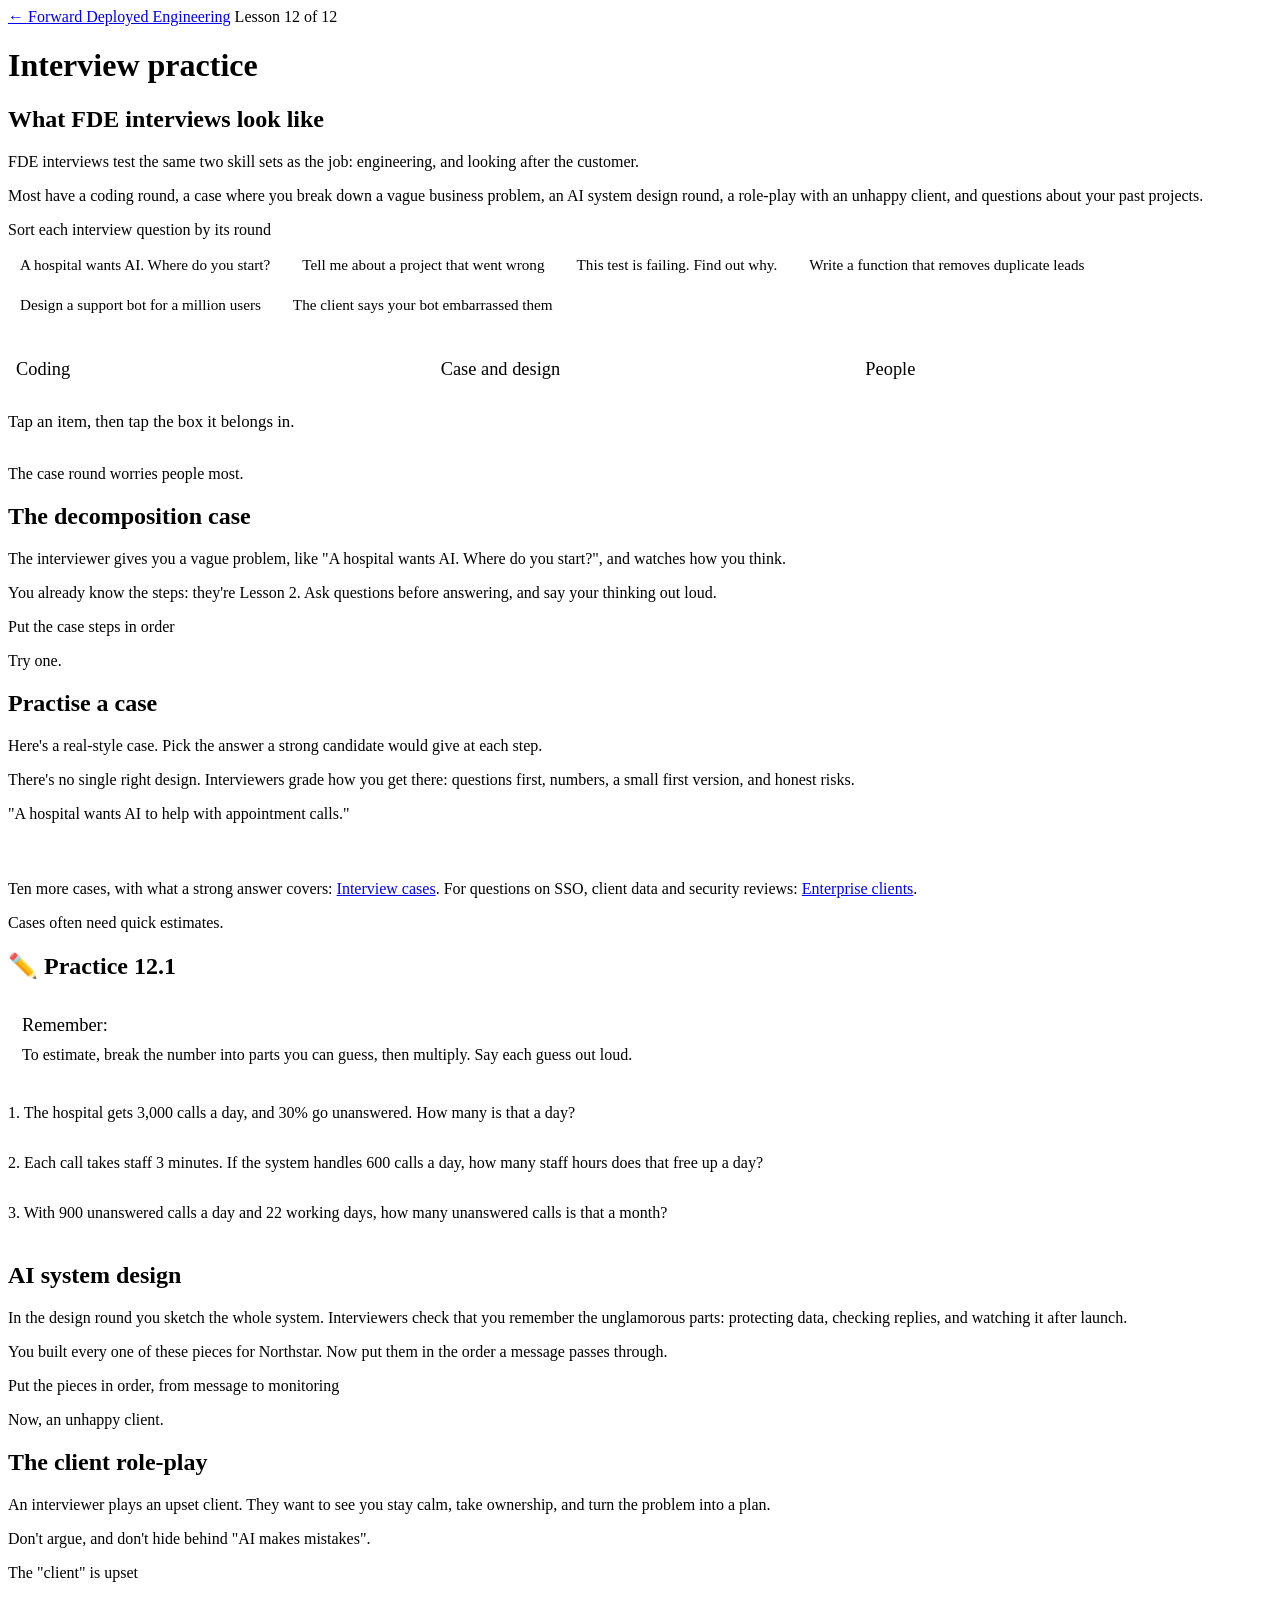
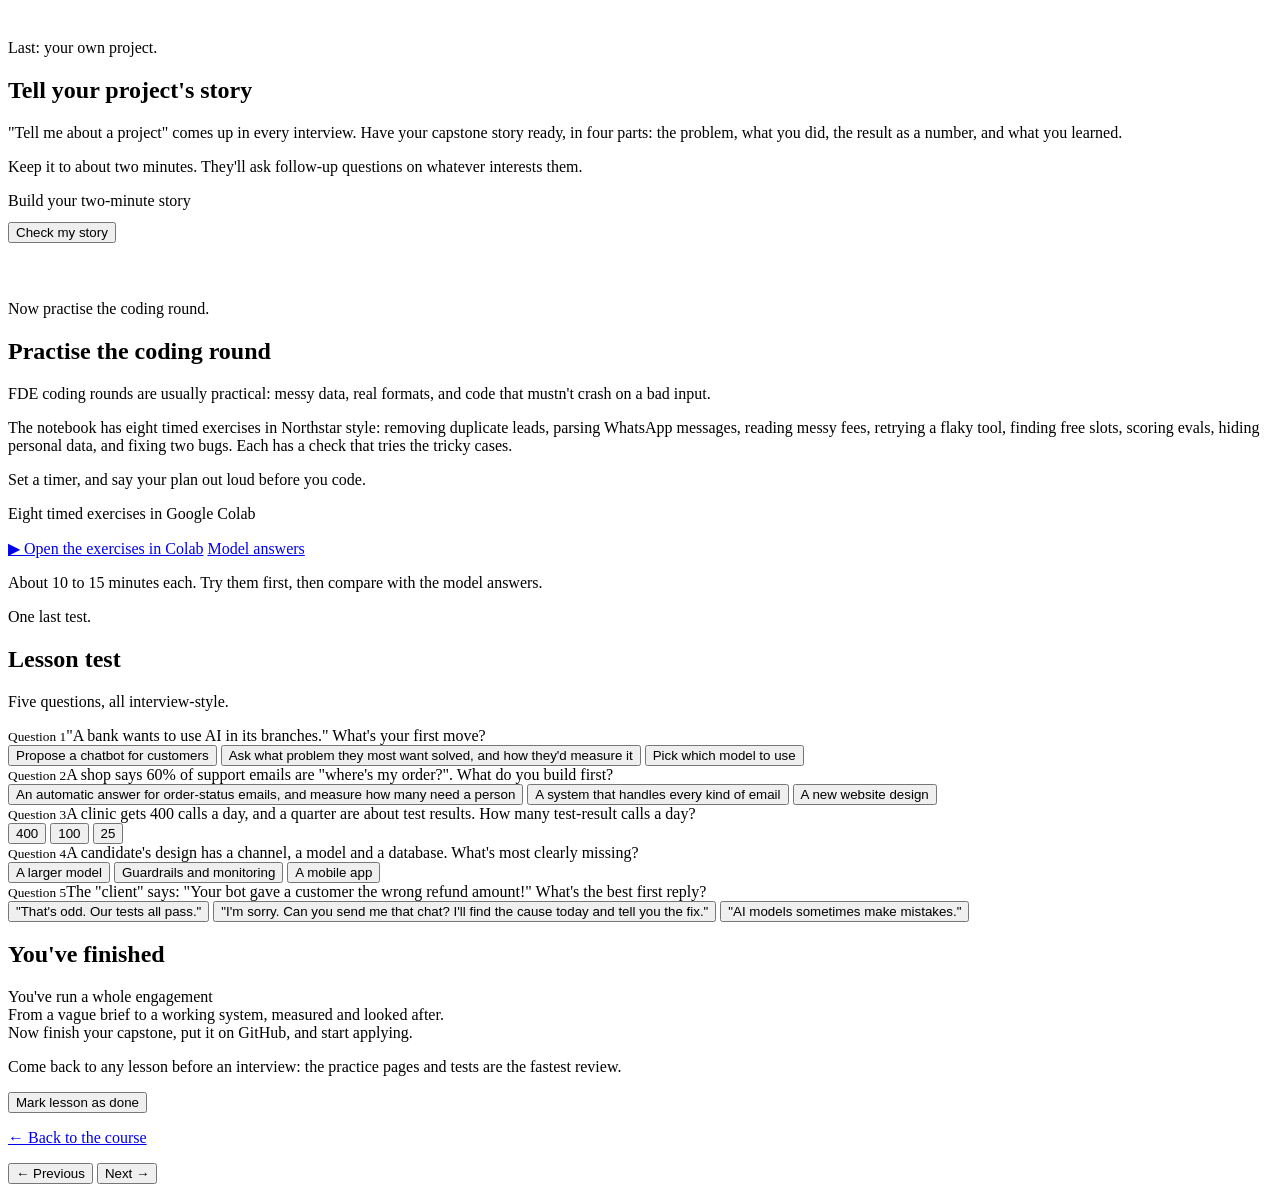
<file: lessons/lesson12.html>
<!doctype html>
<html lang="en">
<head>
<meta charset="utf-8">
<meta name="viewport" content="width=device-width, initial-scale=1">
<title>Interview practice</title>
<meta name="description" content="Lesson 12 of Forward Deployed Engineering: mock case studies, system design and presenting your project.">
<link rel="preconnect" href="https://fonts.googleapis.com">
<link rel="preconnect" href="https://fonts.gstatic.com" crossorigin>
<link href="https://fonts.googleapis.com/css2?family=Atkinson+Hyperlegible:wght@400;700&family=JetBrains+Mono:wght@400;600&family=Kalam:wght@400&family=Patrick+Hand&display=swap" rel="stylesheet">
<script>try{if(localStorage.getItem("notebook-theme")==="dark")document.documentElement.setAttribute("data-theme","dark")}catch(e){}</script>
<link rel="stylesheet" href="https://mo-ri-ch.github.io/study-notebook-design/v1/style.css">
<link rel="stylesheet" href="../assets/fde.css">
</head>
<body data-pen="blue">
<div class="wrap">
  <header class="topbar">
    <a class="home" href="../">← Forward Deployed Engineering</a>
    <span class="where">Lesson 12 of 12</span>
  </header>

  <main data-paged>
    <div class="paged-head">
      <h1>Interview practice</h1>
      <div class="progress" aria-label="Lesson parts"></div>
    </div>

    <section class="part" data-title="What FDE interviews look like">
      <h2>What FDE interviews look like</h2>
      <p class="say">FDE interviews test the same two skill sets as the job: engineering, and looking after the customer.</p>
      <p class="say">Most have a coding round, a case where you break down a vague business problem, an AI system design round, a role-play with an unhappy client, and questions about your past projects.</p>

      <div class="activity">
        <div class="do">Sort each interview question by its round</div>
        <div id="rounds"></div>
      </div>
      <p class="hook">The case round worries people most.</p>
    </section>

    <section class="part" data-title="The decomposition case">
      <h2>The decomposition case</h2>
      <p class="say">The interviewer gives you a vague problem, like "A hospital wants AI. Where do you start?", and watches how you think.</p>
      <p class="say">You already know the steps: they're Lesson 2. Ask questions before answering, and say your thinking out loud.</p>

      <div class="activity">
        <div class="do">Put the case steps in order</div>
        <div id="steps"></div>
      </div>
      <p class="hook">Try one.</p>
    </section>

    <section class="part" data-title="Practise a case">
      <h2>Practise a case</h2>
      <p class="say">Here's a real-style case. Pick the answer a strong candidate would give at each step.</p>
      <p class="say">There's no single right design. Interviewers grade how you get there: questions first, numbers, a small first version, and honest risks.</p>

      <div class="activity">
        <div class="do">"A hospital wants AI to help with appointment calls."</div>
        <div class="chat" id="case"></div>
        <p class="say-why" id="caseSay"></p>
      </div>
      <p class="muted-note">Ten more cases, with what a strong answer covers: <a href="cases.html">Interview cases</a>. For questions on SSO, client data and security reviews: <a href="enterprise.html">Enterprise clients</a>.</p>
      <p class="hook">Cases often need quick estimates.</p>
    </section>

    <section class="part" data-nonum data-title="✏️ Practice 12.1">
      <h2>✏️ Practice 12.1</h2>
      <div class="remember">
        <b>Remember:</b><br>
        To estimate, break the number into parts you can guess, then multiply. Say each guess out loud.
      </div>
      <div class="activity" id="prac1">
        <div class="prob" data-answer="900" data-hint="Find 30% of 3,000." data-work="3,000 × 0.3 = 900 unanswered calls a day.">
          <div class="ask">1. The hospital gets 3,000 calls a day, and 30% go unanswered. How many is that a day?</div>
        </div>
        <div class="prob" data-answer="30" data-hint="Total minutes first: 600 × 3. Then divide by 60." data-work="600 × 3 = 1,800 minutes.<br>1,800 ÷ 60 = 30 hours.">
          <div class="ask">2. Each call takes staff 3 minutes. If the system handles 600 calls a day, how many staff hours does that free up a day?</div>
        </div>
        <div class="prob" data-answer="19800" data-hint="Multiply the daily number by 22 working days." data-work="900 × 22 = 19,800 unanswered calls a month.">
          <div class="ask">3. With 900 unanswered calls a day and 22 working days, how many unanswered calls is that a month?</div>
        </div>
      </div>
    </section>

    <section class="part" data-title="AI system design">
      <h2>AI system design</h2>
      <p class="say">In the design round you sketch the whole system. Interviewers check that you remember the unglamorous parts: protecting data, checking replies, and watching it after launch.</p>
      <p class="say">You built every one of these pieces for Northstar. Now put them in the order a message passes through.</p>

      <div class="activity">
        <div class="do">Put the pieces in order, from message to monitoring</div>
        <div id="design"></div>
      </div>
      <p class="hook">Now, an unhappy client.</p>
    </section>

    <section class="part" data-title="The client role-play">
      <h2>The client role-play</h2>
      <p class="say">An interviewer plays an upset client. They want to see you stay calm, take ownership, and turn the problem into a plan.</p>
      <p class="say">Don't argue, and don't hide behind "AI makes mistakes".</p>

      <div class="activity">
        <div class="do">The "client" is upset</div>
        <div class="chat" id="role"></div>
        <p class="say-why" id="roleSay"></p>
      </div>
      <p class="hook">Last: your own project.</p>
    </section>

    <section class="part" data-title="Tell your project's story">
      <h2>Tell your project's story</h2>
      <p class="say">"Tell me about a project" comes up in every interview. Have your capstone story ready, in four parts: the problem, what you did, the result as a number, and what you learned.</p>
      <p class="say">Keep it to about two minutes. They'll ask follow-up questions on whatever interests them.</p>

      <div class="activity">
        <div class="do">Build your two-minute story</div>
        <div id="story"></div>
        <div class="btnrow"><button class="primary" type="button" id="storyCheck">Check my story</button></div>
        <p class="say-why" id="storySay"></p>
      </div>
      <p class="hook">Now practise the coding round.</p>
    </section>

    <section class="part" data-title="Practise the coding round">
      <h2>Practise the coding round</h2>
      <p class="say">FDE coding rounds are usually practical: messy data, real formats, and code that mustn't crash on a bad input.</p>
      <p class="say">The notebook has eight timed exercises in Northstar style: removing duplicate leads, parsing WhatsApp messages, reading messy fees, retrying a flaky tool, finding free slots, scoring evals, hiding personal data, and fixing two bugs. Each has a check that tries the tricky cases.</p>
      <p class="say">Set a timer, and say your plan out loud before you code.</p>

      <div class="activity">
        <div class="do">Eight timed exercises in Google Colab</div>
        <p class="run-links">
          <a class="btn primary" href="https://colab.research.google.com/github/mo-ri-ch/forward-deployed-engineering/blob/main/notebooks/coding-round.ipynb" target="_blank" rel="noopener">▶ Open the exercises in Colab</a>
          <a href="https://colab.research.google.com/github/mo-ri-ch/forward-deployed-engineering/blob/main/notebooks/coding-round-solutions.ipynb" target="_blank" rel="noopener">Model answers</a>
        </p>
        <p class="muted-note">About 10 to 15 minutes each. Try them first, then compare with the model answers.</p>
      </div>
      <p class="hook">One last test.</p>
    </section>

    <section class="part" data-title="Lesson test">
      <h2>Lesson test</h2>
      <p class="say">Five questions, all interview-style.</p>
      <div class="test" data-test="12">
        <div class="quiz" data-page="lesson12.html#2" data-topic="the decomposition case" data-right="Yes. Clarifying questions come first, so you solve the right problem.">
          <div class="q"><small>Question 1</small>"A bank wants to use AI in its branches." What's your first move?</div>
          <div class="options">
            <button data-why="That's a solution before you know the problem.">Propose a chatbot for customers</button>
            <button data-right>Ask what problem they most want solved, and how they'd measure it</button>
            <button data-why="Tech choices come much later.">Pick which model to use</button>
          </div>
          <div class="feedback"></div>
        </div>
        <div class="quiz" data-page="lesson12.html#3" data-topic="practise a case" data-right="Yes. A small first version, aimed at the biggest measured pain.">
          <div class="q"><small>Question 2</small>A shop says 60% of support emails are "where's my order?". What do you build first?</div>
          <div class="options">
            <button data-right>An automatic answer for order-status emails, and measure how many need a person</button>
            <button data-why="Too big for a first version.">A system that handles every kind of email</button>
            <button data-why="That doesn't touch the measured problem.">A new website design</button>
          </div>
          <div class="feedback"></div>
        </div>
        <div class="quiz" data-page="lesson12.html#4" data-topic="estimates" data-right="Yes. 400 × 0.25 = 100 a day.">
          <div class="q"><small>Question 3</small>A clinic gets 400 calls a day, and a quarter are about test results. How many test-result calls a day?</div>
          <div class="options">
            <button data-why="That's the total, not a quarter.">400</button>
            <button data-right>100</button>
            <button data-why="A quarter of 400 is 400 ÷ 4.">25</button>
          </div>
          <div class="feedback"></div>
        </div>
        <div class="quiz" data-page="lesson12.html#5" data-topic="AI system design" data-right="Yes. Checking replies and watching it after launch are the parts people forget.">
          <div class="q"><small>Question 4</small>A candidate's design has a channel, a model and a database. What's most clearly missing?</div>
          <div class="options">
            <button data-why="A bigger model isn't a missing piece.">A larger model</button>
            <button data-right>Guardrails and monitoring</button>
            <button data-why="Nice to have, but not the gap here.">A mobile app</button>
          </div>
          <div class="feedback"></div>
        </div>
        <div class="quiz" data-page="lesson12.html#6" data-topic="the client role-play" data-right="Yes. Own it, get the facts, and give a plan with a time.">
          <div class="q"><small>Question 5</small>The "client" says: "Your bot gave a customer the wrong refund amount!" What's the best first reply?</div>
          <div class="options">
            <button data-why="Arguing makes it worse, even if the tests pass.">"That's odd. Our tests all pass."</button>
            <button data-right>"I'm sorry. Can you send me that chat? I'll find the cause today and tell you the fix."</button>
            <button data-why="True, but it sounds like an excuse.">"AI models sometimes make mistakes."</button>
          </div>
          <div class="feedback"></div>
        </div>
      </div>
    </section>

    <section class="part" data-title="You've finished">
      <h2>You've finished</h2>
      <div class="open-question">
        <div>You've run a whole engagement</div>
        <div class="big">From a vague brief to a working system, measured and looked after.</div>
        <div>Now finish your capstone, put it on GitHub, and start applying.</div>
      </div>
      <p class="say">Come back to any lesson before an interview: the practice pages and tests are the fastest review.</p>
      <p><button class="done-toggle" data-done="12">Mark lesson as done</button></p>
      <p><a class="btn" href="../">← Back to the course</a></p>
    </section>
  </main>
</div>

<nav class="pagebar" aria-label="Move between parts">
  <div class="inner">
    <button data-page-back>← Previous</button>
    <span data-page-label></span>
    <button class="primary" data-page-next>Next →</button>
  </div>
</nav>

<script src="../assets/course.js"></script>
<script src="https://mo-ri-ch.github.io/study-notebook-design/v1/common.js"></script>
<script src="https://mo-ri-ch.github.io/study-notebook-design/v1/pen.js"></script>
<script src="https://mo-ri-ch.github.io/study-notebook-design/v1/guide.js"></script>
<script src="../assets/fde.js"></script>
<script>
sorter("rounds", {
  bins: [{ id: "code", label: "Coding" }, { id: "case", label: "Case and design" }, { id: "people", label: "People" }],
  items: [
    { t: "Write a function that removes duplicate leads", bin: "code", why: "Plain coding." },
    { t: "This test is failing. Find out why.", bin: "code", why: "Debugging someone else's code." },
    { t: "A hospital wants AI. Where do you start?", bin: "case", why: "A decomposition case." },
    { t: "Design a support bot for a million users", bin: "case", why: "System design." },
    { t: "The client says your bot embarrassed them", bin: "people", why: "A client role-play." },
    { t: "Tell me about a project that went wrong", bin: "people", why: "About your past work." },
  ],
  done: "Sorted. Two of each, so prepare for all three.",
});

orderer("steps", {
  steps: ["Ask clarifying questions", "Name the users and their goal", "Pick a success metric, with a baseline", "List options and score them", "Choose the smallest first version", "Name the risks and guardrails", "Say how you'd measure it after launch"],
  done: "That's discovery, out loud, in 30 minutes.",
});

chatPick("case", "caseSay", {
  who: "Interviewer",
  turns: [
    { q: "Where do you start?", a: [
      ["I'd build a voice bot on the newest model.", "That's a solution before you know the problem."],
      ["First I'd ask: how many calls a day, what callers want most, and what goes wrong today.", null],
      ["I'd look at what other hospitals use.", "Useful later, but it skips this hospital's problem."]] },
    { q: "3,000 calls a day. Most are rescheduling, and 30% go unanswered, mostly at lunchtime. What do you build first?", a: [
      ["Something that handles rescheduling, starting at lunchtime, and passes anything medical to staff. I'd measure unanswered calls.", null],
      ["Everything: booking, billing and medical advice.", "Too big, and medical advice is high-risk."],
      ["A chatbot on the website.", "Callers are phoning. A website bot misses them."]] },
    { q: "What could go wrong?", a: [
      ["Nothing, if the model is good.", "Interviewers want honest risks, not confidence."],
      ["It could give medical advice or book the wrong doctor. Guardrails block medical questions, and every change is confirmed by text.", null],
      ["Patients might not like AI.", "Possible, but vague. Name concrete risks and how you'd stop them."]] },
  ],
  endLine: "Good. That's a clear, safe plan.",
  end: "Questions first, numbers, a small first version and honest risks. That's a strong case.",
});

practice("prac1");

orderer("design", {
  steps: ["Message arrives from the channel", "Hide personal details", "Find relevant chunks", "Model call, with tools", "Guardrails check the reply", "Send the reply", "Log and monitor"],
  done: "That's the whole system. In an interview, say why each piece is there.",
});

chatPick("role", "roleSay", {
  who: "Client",
  turns: [
    { q: "Your bot told a parent the wrong fee, and they shouted at my counsellor!", a: [
      ["That can't be right. Our tests all pass.", "Arguing makes the client feel unheard, and they may be right."],
      ["I'm sorry, that shouldn't happen. Can you send me that chat? I'll find the cause today and tell you what we're changing.", null],
      ["Models make mistakes sometimes.", "True, but it sounds like an excuse. Own it."]] },
    { q: "How do I know it won't happen again?", a: [
      ["You'll have to trust us.", "Trust comes from a plan, not a request."],
      ["I'll add that chat to our tests so it can't come back, and send you the fix by tomorrow.", null],
      ["We'll switch to a better model.", "That's a guess, not a fix you can prove."]] },
  ],
  endLine: "OK. Thanks for taking it seriously.",
  end: "Calm, owning it, a plan with a time. That's what the role-play looks for.",
});

lineBuilder("story", "storyCheck", "storySay", {
  lines: [
    { k: "Problem", opts: ["I built an AI chatbot", "Night enquiries at a skills institute waited 10 hours, so leads went cold", "AI is the future"], right: 1, why: "Start with the client's problem, not the technology." },
    { k: "What I did", opts: ["Used lots of tools", "Everything", "Ran discovery, built a RAG agent that books calls, and tested it with 40 evals"], right: 2, why: "Name the specific steps you took." },
    { k: "Result", opts: ["First reply under 5 minutes in tests, and fee answers 100% correct", "It worked well", "Users loved it"], right: 0, why: "Give the number, before and after." },
    { k: "What I learned", opts: ["Nothing went wrong", "The data was the hard part: two fee sheets disagreed, and fixing the source mattered more than the prompt", "AI is hard"], right: 1, why: "Share a real lesson. It shows you can learn from problems." },
  ],
  done: "Two minutes, four parts, one number. Practise saying it out loud.",
});
</script>
</body>
</html>
</file>
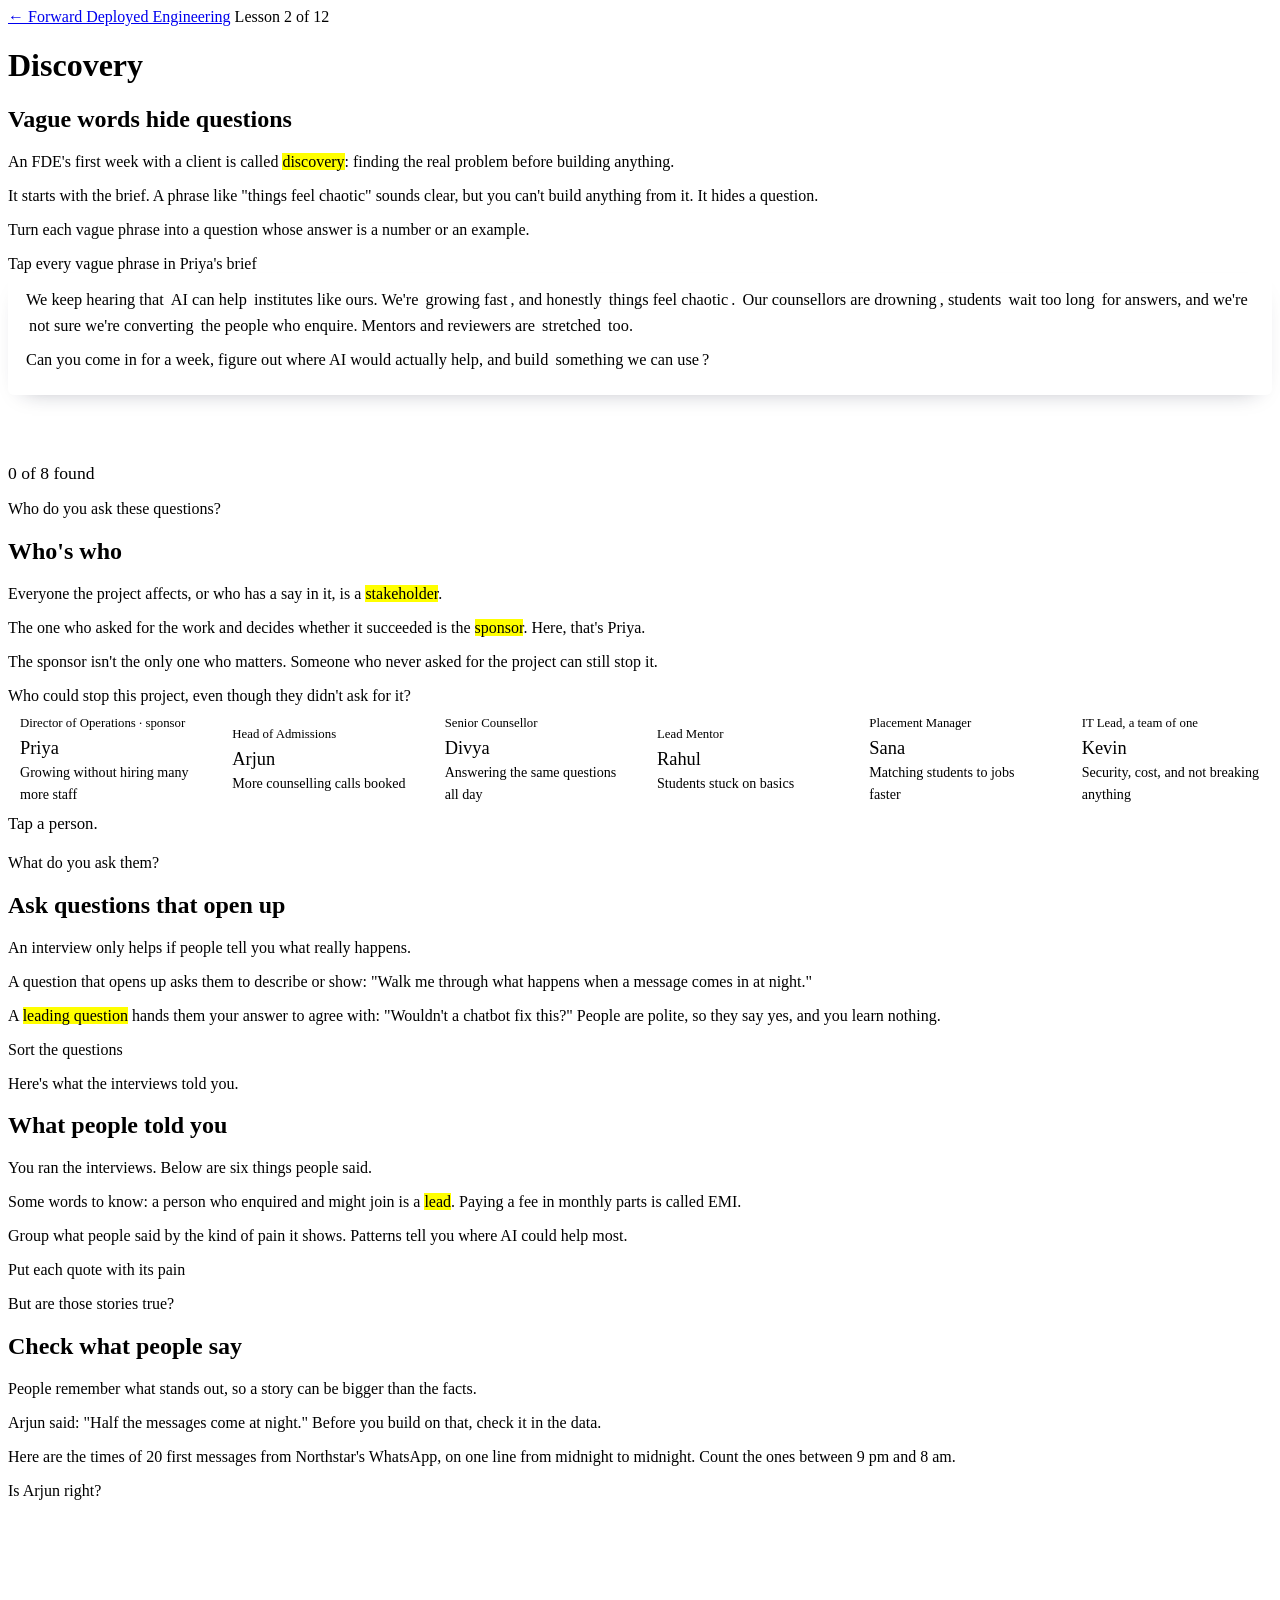
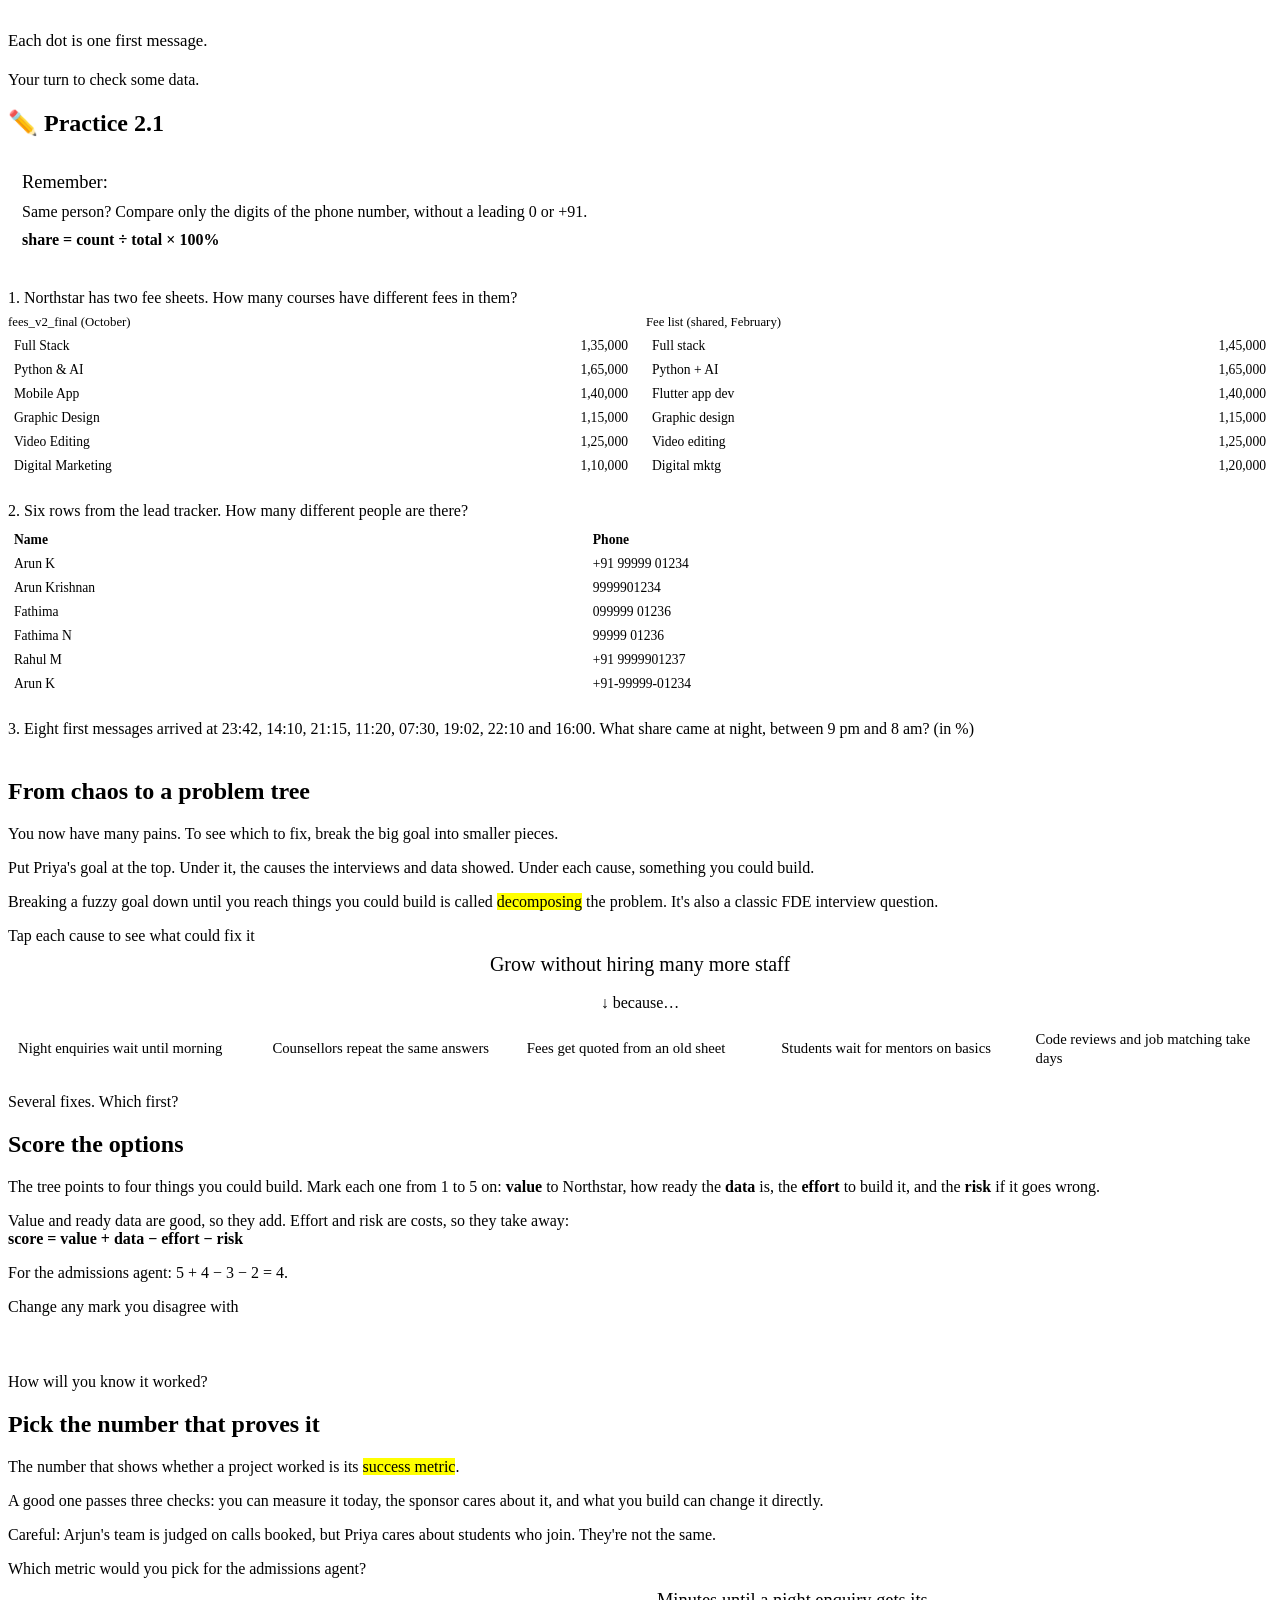
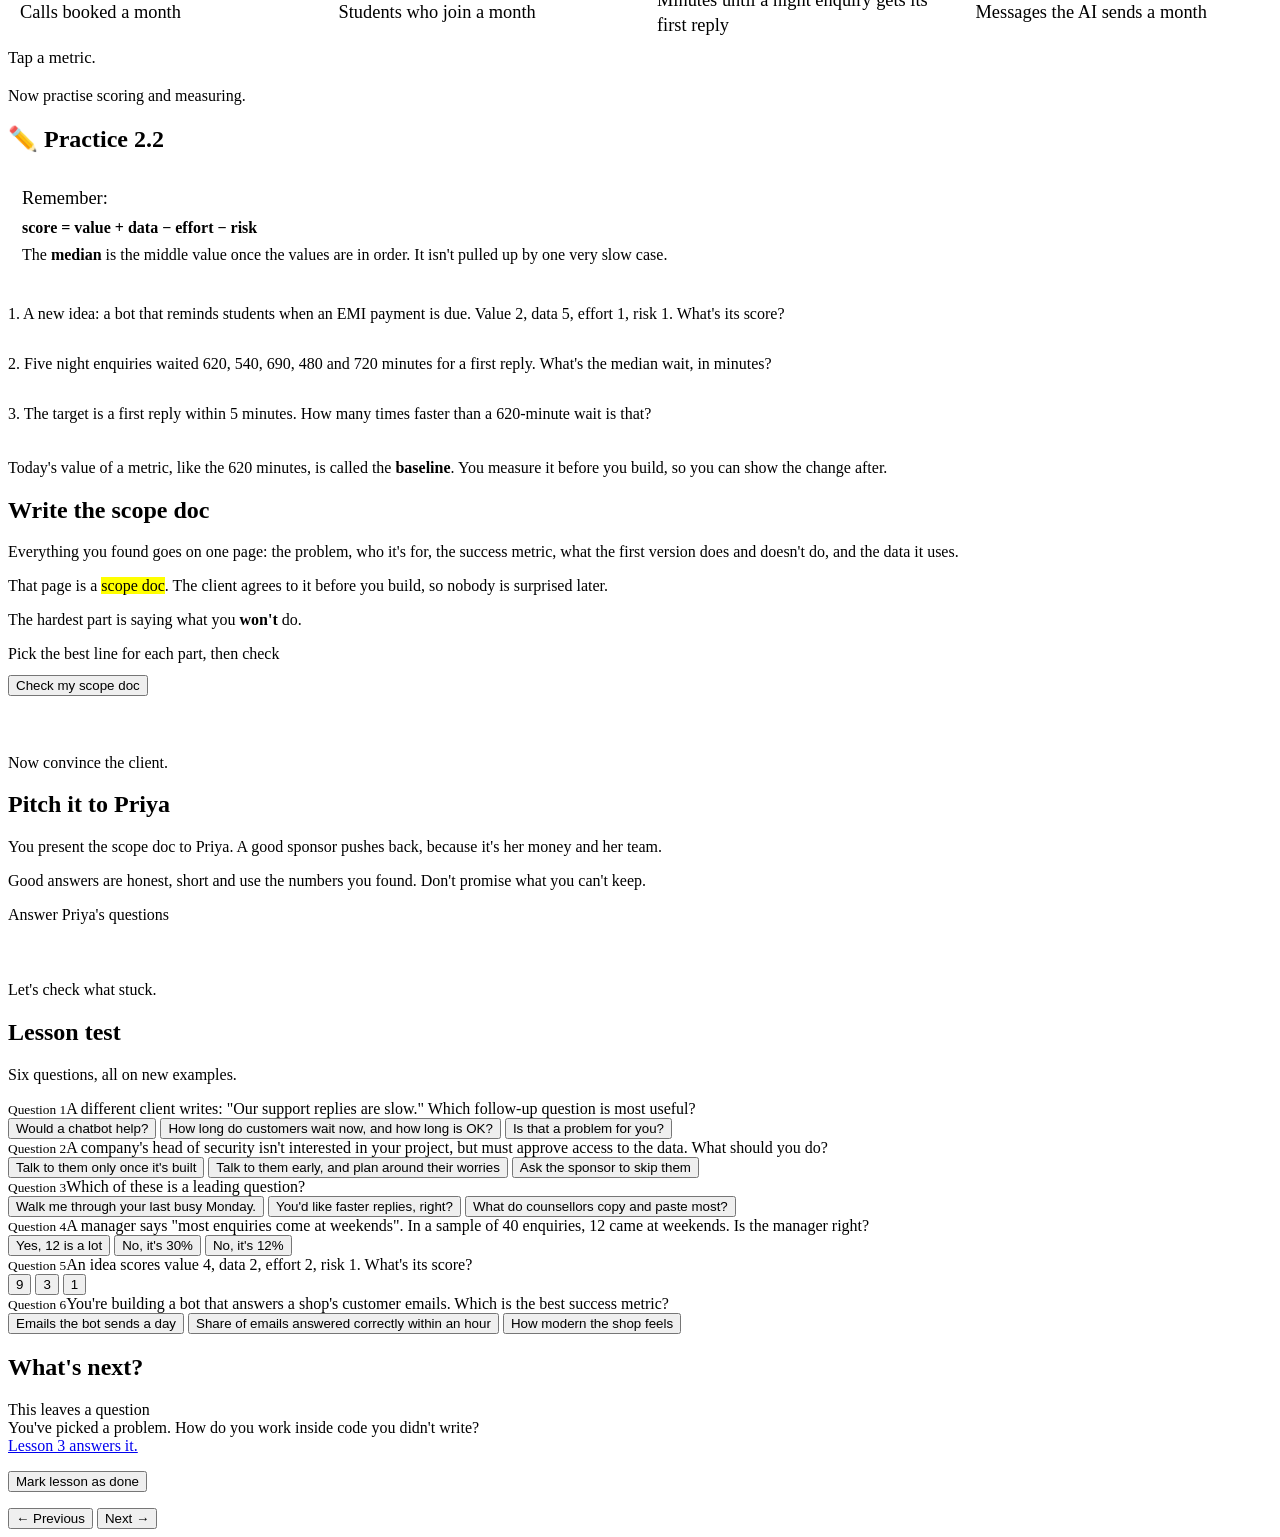
<file: lessons/lesson2.html>
<!doctype html>
<html lang="en">
<head>
<meta charset="utf-8">
<meta name="viewport" content="width=device-width, initial-scale=1">
<title>Discovery</title>
<meta name="description" content="Lesson 2 of Forward Deployed Engineering: turn a vague brief into one clear problem, with a number to prove it's solved.">
<link rel="preconnect" href="https://fonts.googleapis.com">
<link rel="preconnect" href="https://fonts.gstatic.com" crossorigin>
<link href="https://fonts.googleapis.com/css2?family=Atkinson+Hyperlegible:wght@400;700&family=JetBrains+Mono:wght@400;600&family=Kalam:wght@400&family=Patrick+Hand&display=swap" rel="stylesheet">
<script>try{if(localStorage.getItem("notebook-theme")==="dark")document.documentElement.setAttribute("data-theme","dark")}catch(e){}</script>
<link rel="stylesheet" href="https://mo-ri-ch.github.io/study-notebook-design/v1/style.css">
<link rel="stylesheet" href="../assets/fde.css">
</head>
<body data-pen="blue">
<div class="wrap">
  <header class="topbar">
    <a class="home" href="../">← Forward Deployed Engineering</a>
    <span class="where">Lesson 2 of 12</span>
  </header>

  <main data-paged>
    <div class="paged-head">
      <h1>Discovery</h1>
      <div class="progress" aria-label="Lesson parts"></div>
    </div>

    <!-- 1 -->
    <section class="part" data-title="Vague words hide questions">
      <h2>Vague words hide questions</h2>
      <p class="say">An FDE's first week with a client is called <mark>discovery</mark>: finding the real problem before building anything.</p>
      <p class="say">It starts with the brief. A phrase like "things feel chaotic" sounds clear, but you can't build anything from it. It hides a question.</p>
      <p class="say">Turn each vague phrase into a question whose answer is a number or an example.</p>

      <div class="activity">
        <div class="do">Tap every vague phrase in Priya's brief</div>
        <div class="mail" id="brief">
          <p>We keep hearing that <button class="vague" type="button" data-q="Help with what, exactly? What would change?">AI can help</button> institutes like ours. We're <button class="vague" type="button" data-q="How fast? How many more students than last year?">growing fast</button>, and honestly <button class="vague" type="button" data-q="What goes wrong most often? Can you show me one example?">things feel chaotic</button>. <button class="vague" type="button" data-q="How many messages does each counsellor answer a day?">Our counsellors are drowning</button>, students <button class="vague" type="button" data-q="How long do people wait now, and how long is OK?">wait too long</button> for answers, and we're <button class="vague" type="button" data-q="Out of 100 people who enquire, how many join?">not sure we're converting</button> the people who enquire. Mentors and reviewers are <button class="vague" type="button" data-q="Which tasks take mentors and reviewers the most time?">stretched</button> too.</p>
          <p>Can you come in for a week, figure out where AI would actually help, and build <button class="vague" type="button" data-q="Who will use it, and what does 'working' look like?">something we can use</button>?</p>
        </div>
        <ul class="qlist" id="qlist"></ul>
        <div class="count" id="qcount"></div>
      </div>
      <p class="hook">Who do you ask these questions?</p>
    </section>

    <!-- 2 -->
    <section class="part" data-title="Who's who">
      <h2>Who's who</h2>
      <p class="say">Everyone the project affects, or who has a say in it, is a <mark>stakeholder</mark>.</p>
      <p class="say">The one who asked for the work and decides whether it succeeded is the <mark>sponsor</mark>. Here, that's Priya.</p>
      <p class="say">The sponsor isn't the only one who matters. Someone who never asked for the project can still stop it.</p>

      <div class="activity">
        <div class="do">Who could stop this project, even though they didn't ask for it?</div>
        <div class="people" id="people">
          <button class="person" type="button" data-why="Priya asked for the project. She wants it to work."><small>Director of Operations · sponsor</small><b>Priya</b><span>Growing without hiring many more staff</span></button>
          <button class="person" type="button" data-why="Arjun wants this badly: his team is judged on it."><small>Head of Admissions</small><b>Arjun</b><span>More counselling calls booked</span></button>
          <button class="person" type="button" data-why="Divya would be glad of help. She can't stop the project."><small>Senior Counsellor</small><b>Divya</b><span>Answering the same questions all day</span></button>
          <button class="person" type="button" data-why="Rahul would welcome help, and has no say over the systems."><small>Lead Mentor</small><b>Rahul</b><span>Students stuck on basics</span></button>
          <button class="person" type="button" data-why="Sana cares about job matching. She has no say over admissions."><small>Placement Manager</small><b>Sana</b><span>Matching students to jobs faster</span></button>
          <button class="person" type="button" data-right="Yes. Kevin controls the systems and the student data. If he says no to letting an AI see phone numbers, nothing ships. Talk to him early."><small>IT Lead, a team of one</small><b>Kevin</b><span>Security, cost, and not breaking anything</span></button>
        </div>
        <div class="say-why" id="peopleWhy">Tap a person.</div>
      </div>
      <p class="hook">What do you ask them?</p>
    </section>

    <!-- 3 -->
    <section class="part" data-title="Ask questions that open up">
      <h2>Ask questions that open up</h2>
      <p class="say">An interview only helps if people tell you what really happens.</p>
      <p class="say">A question that opens up asks them to describe or show: "Walk me through what happens when a message comes in at night."</p>
      <p class="say">A <mark>leading question</mark> hands them your answer to agree with: "Wouldn't a chatbot fix this?" People are polite, so they say yes, and you learn nothing.</p>

      <div class="activity">
        <div class="do">Sort the questions</div>
        <div id="qsort"></div>
      </div>
      <p class="hook">Here's what the interviews told you.</p>
    </section>

    <!-- 4 -->
    <section class="part" data-title="What people told you">
      <h2>What people told you</h2>
      <p class="say">You ran the interviews. Below are six things people said.</p>
      <p class="say">Some words to know: a person who enquired and might join is a <mark>lead</mark>. Paying a fee in monthly parts is called <span data-peek="EMI stands for equated monthly instalment: the same amount every month until the fee is paid.">EMI</span>.</p>
      <p class="say">Group what people said by the kind of pain it shows. Patterns tell you where AI could help most.</p>

      <div class="activity">
        <div class="do">Put each quote with its pain</div>
        <div id="pains"></div>
      </div>
      <p class="hook">But are those stories true?</p>
    </section>

    <!-- 5 -->
    <section class="part" data-title="Check what people say">
      <h2>Check what people say</h2>
      <p class="say">People remember what stands out, so a story can be bigger than the facts.</p>
      <p class="say">Arjun said: "Half the messages come at night." Before you build on that, check it in the data.</p>
      <p class="say">Here are the times of 20 first messages from Northstar's WhatsApp, on one line from midnight to midnight. Count the ones between 9 pm and 8 am.</p>

      <div class="activity">
        <div class="do">Is Arjun right?</div>
        <div class="clock" id="clock"></div>
        <div class="btnrow" id="clockBtns"></div>
        <p class="say-why" id="clockSay">Each dot is one first message.</p>
      </div>
      <p class="hook">Your turn to check some data.</p>
    </section>

    <!-- 6 practice -->
    <section class="part" data-nonum data-title="✏️ Practice 2.1">
      <h2>✏️ Practice 2.1</h2>
      <div class="remember">
        <b>Remember:</b><br>
        Same person? Compare only the digits of the phone number, without a leading 0 or +91.<br>
        <b class="eqbox">share = count ÷ total × 100%</b>
      </div>
      <div class="activity" id="prac1">
        <div class="prob" data-answer="2" data-hint="Go down the courses one by one and compare the two fees." data-work="Full Stack: ₹1,35,000 and ₹1,45,000, different.<br>Digital Marketing: ₹1,10,000 and ₹1,20,000, different.<br>The other four match. So 2 courses differ.">
          <div class="ask">1. Northstar has two fee sheets. How many courses have different fees in them?</div>
          <div class="twocol">
            <div><p class="cap">fees_v2_final (October)</p>
              <table class="mini"><tr><td>Full Stack</td><td class="n">1,35,000</td></tr><tr><td>Python &amp; AI</td><td class="n">1,65,000</td></tr><tr><td>Mobile App</td><td class="n">1,40,000</td></tr><tr><td>Graphic Design</td><td class="n">1,15,000</td></tr><tr><td>Video Editing</td><td class="n">1,25,000</td></tr><tr><td>Digital Marketing</td><td class="n">1,10,000</td></tr></table></div>
            <div><p class="cap">Fee list (shared, February)</p>
              <table class="mini"><tr><td>Full stack</td><td class="n">1,45,000</td></tr><tr><td>Python + AI</td><td class="n">1,65,000</td></tr><tr><td>Flutter app dev</td><td class="n">1,40,000</td></tr><tr><td>Graphic design</td><td class="n">1,15,000</td></tr><tr><td>Video editing</td><td class="n">1,25,000</td></tr><tr><td>Digital mktg</td><td class="n">1,20,000</td></tr></table></div>
          </div>
        </div>
        <div class="prob" data-answer="3" data-hint="Write each number as digits only, then count the different ones." data-work="As digits only: 9999901234, 9999901234, 9999901236, 9999901236, 9999901237, 9999901234.<br>Three different numbers, so 3 people.">
          <div class="ask">2. Six rows from the lead tracker. How many different people are there?</div>
          <table class="mini"><tr><th>Name</th><th>Phone</th></tr><tr><td>Arun K</td><td>+91 99999 01234</td></tr><tr><td>Arun Krishnan</td><td>9999901234</td></tr><tr><td>Fathima</td><td>099999 01236</td></tr><tr><td>Fathima N</td><td>99999 01236</td></tr><tr><td>Rahul M</td><td>+91 9999901237</td></tr><tr><td>Arun K</td><td>+91-99999-01234</td></tr></table>
        </div>
        <div class="prob" data-answer="50" data-hint="Night is 9 pm (21:00) to 8 am. Count those, then use the share rule." data-work="Night: 23:42, 21:15, 07:30, 22:10. That's 4 of 8.<br>4 ÷ 8 × 100% = 50%.">
          <div class="ask">3. Eight first messages arrived at 23:42, 14:10, 21:15, 11:20, 07:30, 19:02, 22:10 and 16:00. What share came at night, between 9 pm and 8 am? (in %)</div>
        </div>
      </div>
    </section>

    <!-- 7 -->
    <section class="part" data-title="From chaos to a problem tree">
      <h2>From chaos to a problem tree</h2>
      <p class="say">You now have many pains. To see which to fix, break the big goal into smaller pieces.</p>
      <p class="say">Put Priya's goal at the top. Under it, the causes the interviews and data showed. Under each cause, something you could build.</p>
      <p class="say">Breaking a fuzzy goal down until you reach things you could build is called <mark>decomposing</mark> the problem. It's also a classic FDE interview question.</p>

      <div class="activity">
        <div class="do">Tap each cause to see what could fix it</div>
        <div class="tree" id="tree">
          <div class="goal">Grow without hiring many more staff</div>
          <div class="arrow">↓ because…</div>
          <div class="row3">
            <button class="cause" type="button" data-fix="An admissions agent that replies in minutes, day or night">Night enquiries wait until morning</button>
            <button class="cause" type="button" data-fix="The same admissions agent answers the common questions">Counsellors repeat the same answers</button>
            <button class="cause" type="button" data-fix="One trusted fee sheet that the agent reads">Fees get quoted from an old sheet</button>
            <button class="cause" type="button" data-fix="A mentor helper that answers from the course docs">Students wait for mentors on basics</button>
            <button class="cause" type="button" data-fix="A review helper and a job matcher">Code reviews and job matching take days</button>
          </div>
        </div>
        <div class="count" id="treeCount"></div>
      </div>
      <p class="hook">Several fixes. Which first?</p>
    </section>

    <!-- 8 -->
    <section class="part" data-title="Score the options">
      <h2>Score the options</h2>
      <p class="say">The tree points to four things you could build. Mark each one from 1 to 5 on: <b>value</b> to Northstar, how ready the <b>data</b> is, the <b>effort</b> to build it, and the <b>risk</b> if it goes wrong.</p>
      <p class="say">Value and ready data are good, so they add. Effort and risk are costs, so they take away:<br>
      <b class="eqbox">score = value + data − effort − risk</b></p>
      <p class="say">For the admissions agent: 5 + 4 − 3 − 2 = 4.</p>

      <div class="activity">
        <div class="do">Change any mark you disagree with</div>
        <div class="tablewrap"><table class="score" id="score"></table></div>
        <p class="say-why" id="scoreSay"></p>
      </div>
      <p class="hook">How will you know it worked?</p>
    </section>

    <!-- 9 -->
    <section class="part" data-title="Pick the number that proves it">
      <h2>Pick the number that proves it</h2>
      <p class="say">The number that shows whether a project worked is its <mark>success metric</mark>.</p>
      <p class="say">A good one passes three checks: you can measure it today, the sponsor cares about it, and what you build can change it directly.</p>
      <p class="say">Careful: Arjun's team is judged on calls booked, but Priya cares about students who join. They're not the same.</p>

      <div class="activity">
        <div class="do">Which metric would you pick for the admissions agent?</div>
        <div class="people" id="metrics">
          <button class="person" type="button" data-why="Easy to measure, and Arjun cares. But a booked call isn't a student who joins, so it can look good while Priya's goal doesn't move."><b>Calls booked a month</b></button>
          <button class="person" type="button" data-why="This is what Priya cares about most. But fees, timing and many other things change it too, and it moves slowly. Keep it as the long-term check."><b>Students who join a month</b></button>
          <button class="person" type="button" data-right="Yes. You can measure it in today's chats, it's why leads go cold, and the agent changes it directly. Watch joins too, as the long-term check."><b>Minutes until a night enquiry gets its first reply</b></button>
          <button class="person" type="button" data-why="That counts how busy the agent is, not whether it helped anyone."><b>Messages the AI sends a month</b></button>
        </div>
        <div class="say-why" id="metricWhy">Tap a metric.</div>
      </div>
      <p class="hook">Now practise scoring and measuring.</p>
    </section>

    <!-- 10 practice -->
    <section class="part" data-nonum data-title="✏️ Practice 2.2">
      <h2>✏️ Practice 2.2</h2>
      <div class="remember">
        <b>Remember:</b><br>
        <b class="eqbox">score = value + data − effort − risk</b><br>
        The <b>median</b> is the middle value once the values are in order. It isn't pulled up by one very slow case.
      </div>
      <div class="activity" id="prac2">
        <div class="prob" data-answer="5" data-hint="Add value and data, then take away effort and risk." data-work="2 + 5 − 1 − 1 = 5.">
          <div class="ask">1. A new idea: a bot that reminds students when an EMI payment is due. Value 2, data 5, effort 1, risk 1. What's its score?</div>
        </div>
        <div class="prob" data-answer="620" data-hint="Put the five times in order and take the middle one." data-work="In order: 480, 540, 620, 690, 720.<br>The middle (third) one is 620 minutes, about 10 hours.">
          <div class="ask">2. Five night enquiries waited 620, 540, 690, 480 and 720 minutes for a first reply. What's the median wait, in minutes?</div>
        </div>
        <div class="prob" data-answer="124" data-hint="Divide today's median wait by the target." data-work="620 ÷ 5 = 124 times faster.">
          <div class="ask">3. The target is a first reply within 5 minutes. How many times faster than a 620-minute wait is that?</div>
        </div>
      </div>
      <p class="muted-note">Today's value of a metric, like the 620 minutes, is called the <b>baseline</b>. You measure it before you build, so you can show the change after.</p>
    </section>

    <!-- 11 -->
    <section class="part" data-title="Write the scope doc">
      <h2>Write the scope doc</h2>
      <p class="say">Everything you found goes on one page: the problem, who it's for, the success metric, what the first version does and doesn't do, and the data it uses.</p>
      <p class="say">That page is a <mark>scope doc</mark>. The client agrees to it before you build, so nobody is surprised later.</p>
      <p class="say">The hardest part is saying what you <b>won't</b> do.</p>

      <div class="activity">
        <div class="do">Pick the best line for each part, then check</div>
        <div class="scope" id="scope"></div>
        <div class="btnrow"><button class="primary" type="button" id="scopeCheck">Check my scope doc</button></div>
        <p class="say-why" id="scopeSay"></p>
      </div>
      <p class="hook">Now convince the client.</p>
    </section>

    <!-- 12 -->
    <section class="part" data-title="Pitch it to Priya">
      <h2>Pitch it to Priya</h2>
      <p class="say">You present the scope doc to Priya. A good sponsor pushes back, because it's her money and her team.</p>
      <p class="say">Good answers are honest, short and use the numbers you found. Don't promise what you can't keep.</p>

      <div class="activity">
        <div class="do">Answer Priya's questions</div>
        <div class="chat" id="chat"></div>
        <p class="say-why" id="chatSay"></p>
      </div>
      <p class="hook">Let's check what stuck.</p>
    </section>

    <!-- 13 -->
    <section class="part" data-title="Lesson test">
      <h2>Lesson test</h2>
      <p class="say">Six questions, all on new examples.</p>
      <div class="test" data-test="2">
        <div class="quiz" data-page="lesson2.html#1" data-topic="vague words hide questions" data-right="Yes. Its answer is a number you can measure, and it tells you what 'OK' means to them.">
          <div class="q"><small>Question 1</small>A different client writes: "Our support replies are slow." Which follow-up question is most useful?</div>
          <div class="options">
            <button data-why="That's a leading question: it hands them a solution to agree with.">Would a chatbot help?</button>
            <button data-right>How long do customers wait now, and how long is OK?</button>
            <button data-why="Yes or no tells you almost nothing you can measure.">Is that a problem for you?</button>
          </div>
          <div class="feedback"></div>
        </div>
        <div class="quiz" data-page="lesson2.html#2" data-topic="who's who" data-right="Yes. They can stop the project, so involve them early and answer their worries.">
          <div class="q"><small>Question 2</small>A company's head of security isn't interested in your project, but must approve access to the data. What should you do?</div>
          <div class="options">
            <button data-why="Leaving them out until the end is how projects get blocked at the last step.">Talk to them only once it's built</button>
            <button data-right>Talk to them early, and plan around their worries</button>
            <button data-why="The sponsor matters, but can't approve data access on the security lead's behalf.">Ask the sponsor to skip them</button>
          </div>
          <div class="feedback"></div>
        </div>
        <div class="quiz" data-page="lesson2.html#3" data-topic="ask questions that open up" data-right="Yes. It suggests the answer, so a polite person just agrees.">
          <div class="q"><small>Question 3</small>Which of these is a leading question?</div>
          <div class="options">
            <button data-why="This asks them to describe what really happens: it opens up.">Walk me through your last busy Monday.</button>
            <button data-right>You'd like faster replies, right?</button>
            <button data-why="This asks for a fact, with no answer suggested.">What do counsellors copy and paste most?</button>
          </div>
          <div class="feedback"></div>
        </div>
        <div class="quiz" data-page="lesson2.html#5" data-topic="check what people say" data-right="Yes. 12 ÷ 40 × 100% = 30%, well short of most.">
          <div class="q"><small>Question 4</small>A manager says "most enquiries come at weekends". In a sample of 40 enquiries, 12 came at weekends. Is the manager right?</div>
          <div class="options">
            <button data-why="Check the share: 12 of 40 is less than half.">Yes, 12 is a lot</button>
            <button data-right>No, it's 30%</button>
            <button data-why="12 ÷ 40 × 100% is 30%, not 12%.">No, it's 12%</button>
          </div>
          <div class="feedback"></div>
        </div>
        <div class="quiz" data-page="lesson2.html#8" data-topic="score the options" data-right="Yes. 4 + 2 − 2 − 1 = 3.">
          <div class="q"><small>Question 5</small>An idea scores value 4, data 2, effort 2, risk 1. What's its score?</div>
          <div class="options">
            <button data-why="That adds all four marks. Effort and risk are costs, so they take away.">9</button>
            <button data-right>3</button>
            <button data-why="Check the order: value and data add, effort and risk take away.">1</button>
          </div>
          <div class="feedback"></div>
        </div>
        <div class="quiz" data-page="lesson2.html#9" data-topic="pick the number that proves it" data-right="Yes. It can be measured today, the sponsor cares about it, and the system changes it directly.">
          <div class="q"><small>Question 6</small>You're building a bot that answers a shop's customer emails. Which is the best success metric?</div>
          <div class="options">
            <button data-why="That counts activity, not whether customers were helped.">Emails the bot sends a day</button>
            <button data-right>Share of emails answered correctly within an hour</button>
            <button data-why="Too vague to measure, and you can't show a baseline for it.">How modern the shop feels</button>
          </div>
          <div class="feedback"></div>
        </div>
      </div>
    </section>

    <!-- 14 -->
    <section class="part" data-title="What's next?">
      <h2>What's next?</h2>
      <div class="open-question">
        <div>This leaves a question</div>
        <div class="big">You've picked a problem. How do you work inside code you didn't write?</div>
        <div><a href="lesson3.html">Lesson 3 answers it.</a></div>
      </div>
      <p><button class="done-toggle" data-done="2">Mark lesson as done</button></p>
    </section>
  </main>
</div>

<nav class="pagebar" aria-label="Move between parts">
  <div class="inner">
    <button data-page-back>← Previous</button>
    <span data-page-label></span>
    <button class="primary" data-page-next>Next →</button>
  </div>
</nav>

<script src="../assets/course.js"></script>
<script src="https://mo-ri-ch.github.io/study-notebook-design/v1/common.js"></script>
<script src="https://mo-ri-ch.github.io/study-notebook-design/v1/pen.js"></script>
<script src="https://mo-ri-ch.github.io/study-notebook-design/v1/guide.js"></script>
<script src="../assets/fde.js"></script>
<script>
// 1 · Vague phrases become questions
(function () {
  const brief = document.getElementById("brief"), list = document.getElementById("qlist"), count = document.getElementById("qcount");
  const all = [...brief.querySelectorAll(".vague")];
  function update() { const n = all.filter(b => b.classList.contains("found")).length; count.textContent = n === all.length ? `All ${n} found. Every one is now a question you can ask.` : `${n} of ${all.length} found`; }
  all.forEach(b => b.onclick = () => {
    if (b.classList.contains("found")) return;
    b.classList.add("found");
    const li = document.createElement("li"); li.innerHTML = `<b>"${esc(b.textContent)}" →</b> ${esc(b.dataset.q)}`; list.appendChild(li); update();
  });
  update();
  addReset(brief, () => { all.forEach(b => b.classList.remove("found")); list.innerHTML = ""; update(); });
})();

// 2 · Who could stop it
picker("people", "peopleWhy");

// 3 · Questions that open up, or lead
sorter("qsort", {
  bins: [{ id: "open", label: "Opens up" }, { id: "lead", label: "Leads or closes" }],
  items: [
    { t: "Walk me through what happens when a message comes in at night.", bin: "open", why: "It asks them to describe what really happens." },
    { t: "What do counsellors copy and paste most?", bin: "open", why: "It asks for a fact, with no answer suggested." },
    { t: "Show me the last enquiry that went wrong.", bin: "open", why: "A real example beats a summary." },
    { t: "Wouldn't a chatbot fix this?", bin: "lead", why: "It hands them your solution to agree with." },
    { t: "You'd like faster replies, right?", bin: "lead", why: "It suggests the answer, so they just say yes." },
    { t: "Is the fee sheet up to date?", bin: "lead", why: "A yes-or-no question closes the topic. Ask \"When was the fee sheet last changed, and by whom?\"" },
  ],
  done: "All sorted. Questions that open up get stories and numbers. The others get polite yeses.",
});

// 4 · Quotes grouped by pain
sorter("pains", {
  bins: [{ id: "slow", label: "Slow or missing replies" }, { id: "wrong", label: "Wrong or risky answers" }, { id: "same", label: "The same question again" }],
  items: [
    { t: "Arjun: \"Half the messages come at night. By morning the lead has gone cold.\"", bin: "slow", why: "Nobody answers until morning." },
    { t: "Sana: \"I match resumes to job descriptions by hand. It takes days.\"", bin: "slow", why: "Students wait days for job matches." },
    { t: "Arjun: \"Counsellors copy fees from a sheet that's often out of date.\"", bin: "wrong", why: "An old sheet means wrong fees." },
    { t: "Kevin: \"Please, no promises about guaranteed jobs. We've had complaints.\"", bin: "wrong", why: "A promise like that is a risky answer." },
    { t: "Divya: \"Eighty percent of questions are the same: fees, EMI, which campus.\"", bin: "same", why: "The same few questions, all day." },
    { t: "Rahul: \"Students ask me how to install Node at 11 pm. The docs answer most of it.\"", bin: "same", why: "The answer already exists in the docs." },
  ],
  done: "Sorted. Most of the pain is around enquiries: slow replies, wrong fees and repeated questions.",
});

// 5 · Night messages on a 24-hour line
(function () {
  const clock = document.getElementById("clock"), btns = document.getElementById("clockBtns"), say = document.getElementById("clockSay");
  const times = [0.5, 1.2, 6.8, 7.5, 9.5, 10.2, 11.3, 12.7, 13.1, 14.2, 15.5, 16.0, 17.4, 18.3, 19.0, 21.3, 22.2, 22.8, 23.1, 23.7];
  const night = t => t >= 21 || t < 8;
  const pct = h => (h / 24 * 100) + "%";
  clock.innerHTML = `<div class="night" style="left:0;width:${pct(8)}" hidden></div><div class="night" style="left:${pct(21)};width:${pct(3)}" hidden></div>
    <span class="nightlab" style="left:${pct(0.3)}" hidden>night</span><span class="nightlab" style="left:${pct(21.2)}" hidden>night</span>
    <div class="bar"></div>` +
    [0, 6, 12, 18, 24].map(h => `<span class="lab" style="left:${pct(h)}">${String(h % 24).padStart(2, "0")}:00</span>`).join("") +
    times.map(t => `<span class="dot" style="left:${pct(t)}" data-peek="${String(Math.floor(t)).padStart(2, "0")}:${String(Math.round(t % 1 * 60)).padStart(2, "0")}"></span>`).join("");
  const steps = [
    () => "Each dot is one first message. Guess first: about half at night?",
    () => "The blue bands are night: 9 pm to midnight, and midnight to 8 am.",
    () => { const n = times.filter(night).length; return `Night messages: ${n} of ${times.length}.<br>${n} ÷ ${times.length} × 100% = ${n / times.length * 100}%.`; },
    () => "45% is close to half. Arjun is roughly right, so slow night replies are a real problem.",
  ];
  let i = 0;
  const back = document.createElement("button"); back.type = "button"; back.textContent = "← Back";
  const next = document.createElement("button"); next.type = "button"; next.className = "primary"; next.textContent = "Next step →";
  btns.append(back, next);
  function show() {
    clock.querySelectorAll(".night, .nightlab").forEach(x => x.hidden = i < 1);
    clock.querySelectorAll(".dot").forEach((d, k) => d.classList.toggle("lit", i >= 2 && night(times[k])));
    say.innerHTML = steps[i](); back.hidden = i === 0; next.hidden = i === steps.length - 1;
  }
  back.onclick = () => { i--; show(); }; next.onclick = () => { i++; show(); };
  show(); addReset(clock, () => { i = 0; show(); });
})();

practice("prac1");

// 7 · Problem tree
(function () {
  const tree = document.getElementById("tree"), count = document.getElementById("treeCount");
  const causes = [...tree.querySelectorAll(".cause")];
  function update() { const n = causes.filter(c => c.classList.contains("open")).length; count.textContent = n === causes.length ? "Two causes share one fix: the admissions agent. That's a hint for what to build first." : `${n} of ${causes.length} opened`; }
  causes.forEach(c => c.onclick = () => {
    if (c.classList.contains("open")) return;
    c.classList.add("open"); const f = document.createElement("span"); f.className = "fix"; f.textContent = "→ " + c.dataset.fix; c.appendChild(f); update();
  });
  update();
  addReset(tree, () => { causes.forEach(c => { c.classList.remove("open"); const f = c.querySelector(".fix"); if (f) f.remove(); }); update(); });
})();

// 8 · Scoring table
(function () {
  const table = document.getElementById("score"), say = document.getElementById("scoreSay");
  const start = [
    { name: "Admissions agent", v: 5, d: 4, e: 3, r: 2 },
    { name: "Mentor helper", v: 3, d: 3, e: 2, r: 2 },
    { name: "Review helper", v: 3, d: 2, e: 4, r: 2 },
    { name: "Job matcher", v: 3, d: 2, e: 3, r: 3 },
  ];
  let rows;
  const sel = (k, key) => `<select data-k="${k}" data-key="${key}" aria-label="${key}">${[1, 2, 3, 4, 5].map(n => `<option${rows[k][key] === n ? " selected" : ""}>${n}</option>`).join("")}</select>`;
  function draw() {
    const tot = r => r.v + r.d - r.e - r.r;
    const best = Math.max(...rows.map(tot));
    table.innerHTML = `<tr><th>Option</th><th>Value</th><th>Data</th><th>Effort</th><th>Risk</th><th>Score</th></tr>` +
      rows.map((r, k) => `<tr class="${tot(r) === best ? "best" : ""}"><td>${r.name}</td><td>${sel(k, "v")}</td><td>${sel(k, "d")}</td><td>${sel(k, "e")}</td><td>${sel(k, "r")}</td><td class="tot">${tot(r)}</td></tr>`).join("");
    const top = rows.filter(r => tot(r) === best).map(r => r.name);
    say.innerHTML = top.length > 1 ? `A tie: ${top.join(" and ")}. Then pick the one the sponsor cares about most.` : `Highest score: ${top[0]}. The marks are your judgement, so be ready to explain each one.`;
    say.className = "say-why good";
    table.querySelectorAll("select").forEach(s => s.onchange = () => { rows[s.dataset.k][s.dataset.key] = +s.value; draw(); });
  }
  function reset() { rows = start.map(r => ({ ...r })); draw(); }
  reset(); addReset(table, reset);
})();

// 9 · Which metric
picker("metrics", "metricWhy");

practice("prac2");

// 11 · Scope doc
(function () {
  const root = document.getElementById("scope"), check = document.getElementById("scopeCheck"), say = document.getElementById("scopeSay");
  const lines = [
    { k: "Problem", opts: ["Things feel chaotic", "Night enquiries wait about 10 hours for a first reply, so leads go cold", "Northstar needs AI"], right: 1,
      why: "A problem needs a fact you can check. The other two are the brief again." },
    { k: "Users", opts: ["Everyone at Northstar", "Students already on a course", "People enquiring on WhatsApp, and the counsellors who take over"], right: 2,
      why: "Name who actually uses it. \"Everyone\" means you haven't decided." },
    { k: "Success metric", opts: ["A better experience for students", "First reply to night enquiries: from about 10 hours to under 5 minutes", "Send 1,000 AI messages a month"], right: 1,
      why: "It needs a baseline and a target. Messages sent measure activity, not results." },
    { k: "First version", opts: ["Answers fees, courses and campuses, and books counselling calls", "Handles enquiries, mentoring, reviews and job matching", "A slide deck about AI"], right: 0,
      why: "Small enough to ship in weeks. Doing everything at once means nothing ships soon." },
    { k: "Won't do", opts: ["Nothing: it does everything", "Won't answer fee questions", "Refunds, money worries and job promises go to a person"], right: 2,
      why: "Say what goes to a human. Fees are the most common question, so leaving them out misses the point." },
    { k: "Data", opts: ["Every student record, copied to the AI", "The current fee sheet, course pages and past chats, with phone numbers hidden", "Whatever the old shared sheet says"], right: 1,
      why: "Use only what's needed, from the trusted source, and protect personal details for Kevin." },
  ];
  root.innerHTML = lines.map((l, i) => `<label class="line"><b>${l.k}</b><select data-i="${i}"><option value="">Choose…</option>${l.opts.map((o, j) => `<option value="${j}">${esc(o)}</option>`).join("")}</select></label>`).join("");
  const sels = [...root.querySelectorAll("select")];
  sels.forEach(s => s.onchange = () => { s.className = ""; });
  check.onclick = () => {
    let ok = 0, firstWrong = null;
    sels.forEach((s, i) => {
      if (s.value === "") { s.className = ""; if (firstWrong === null) firstWrong = { i, empty: true }; return; }
      const right = +s.value === lines[i].right; s.className = right ? "ok" : "no";
      if (right) ok++; else if (firstWrong === null) firstWrong = { i };
    });
    if (ok === lines.length) { say.className = "say-why good"; say.textContent = "That's a scope doc a client can say yes to: one problem, one number, a small first version and clear limits."; }
    else if (firstWrong && firstWrong.empty) { say.className = "say-why"; say.textContent = `${ok} of ${lines.length} right so far. Choose a line for "${lines[firstWrong.i].k}" too.`; }
    else { say.className = "say-why bad"; say.textContent = `${ok} of ${lines.length} right. ${lines[firstWrong.i].k}: ${lines[firstWrong.i].why}`; }
  };
  addReset(root, () => { sels.forEach(s => { s.value = ""; s.className = ""; }); say.textContent = ""; say.className = "say-why"; });
})();

// 12 · Pitch: Priya's questions
(function () {
  const chat = document.getElementById("chat"), say = document.getElementById("chatSay");
  const turns = [
    { q: "Why not build all four ideas at once?",
      a: [["We can, it'll just take longer.", "Then nothing works for months, and you can't show any results."],
          ["One working piece in four weeks beats four half-done ones. If it works, the next one is faster.", null],
          ["The other three aren't important.", "They are important, just not first. Saying this upsets Rahul and Sana."]] },
    { q: "What if the bot tells a parent the wrong fee?",
      a: [["It won't make mistakes.", "Every system makes mistakes. Promising it won't is a promise you'll break."],
          ["Parents can double-check on the website.", "That pushes the problem onto parents. A wrong fee hurts trust either way."],
          ["It only quotes the one current fee sheet, and we test every fee answer before launch.", null]] },
    { q: "How will I know it worked?",
      a: [["Today night enquiries wait about 10 hours. In four weeks I'll show you that number, aiming for under 5 minutes.", null],
          ["You'll feel the difference.", "A feeling can't be checked. Give her the number, from before and after."],
          ["We'll count how many messages the bot sends.", "That shows the bot is busy, not that it helped."]] },
  ];
  let t = 0;
  function bub(cls, html) { const d = document.createElement("div"); d.className = "bub " + cls; d.innerHTML = html; chat.appendChild(d); return d; }
  function ask() {
    if (t >= turns.length) { bub("them", "<small>Priya</small>Good. Let's do it."); say.className = "say-why good"; say.textContent = "Signed off. Honest, short and backed by numbers."; return; }
    bub("them", `<small>Priya</small>${esc(turns[t].q)}`);
    const box = document.createElement("div"); box.className = "replies";
    turns[t].a.forEach(([text, bad]) => {
      const b = document.createElement("button"); b.type = "button"; b.textContent = text;
      b.onclick = () => {
        if (bad) { say.className = "say-why bad"; say.textContent = bad + " Try another reply."; b.classList.add("no"); b.disabled = true; return; }
        box.remove(); bub("you", `<small>You</small>${esc(text)}`); say.className = "say-why"; say.textContent = ""; t++; ask();
      };
      box.appendChild(b);
    });
    chat.appendChild(box);
  }
  function reset() { chat.innerHTML = ""; say.textContent = ""; say.className = "say-why"; t = 0; ask(); }
  reset(); addReset(chat, reset);
})();
</script>
</body>
</html>
</file>
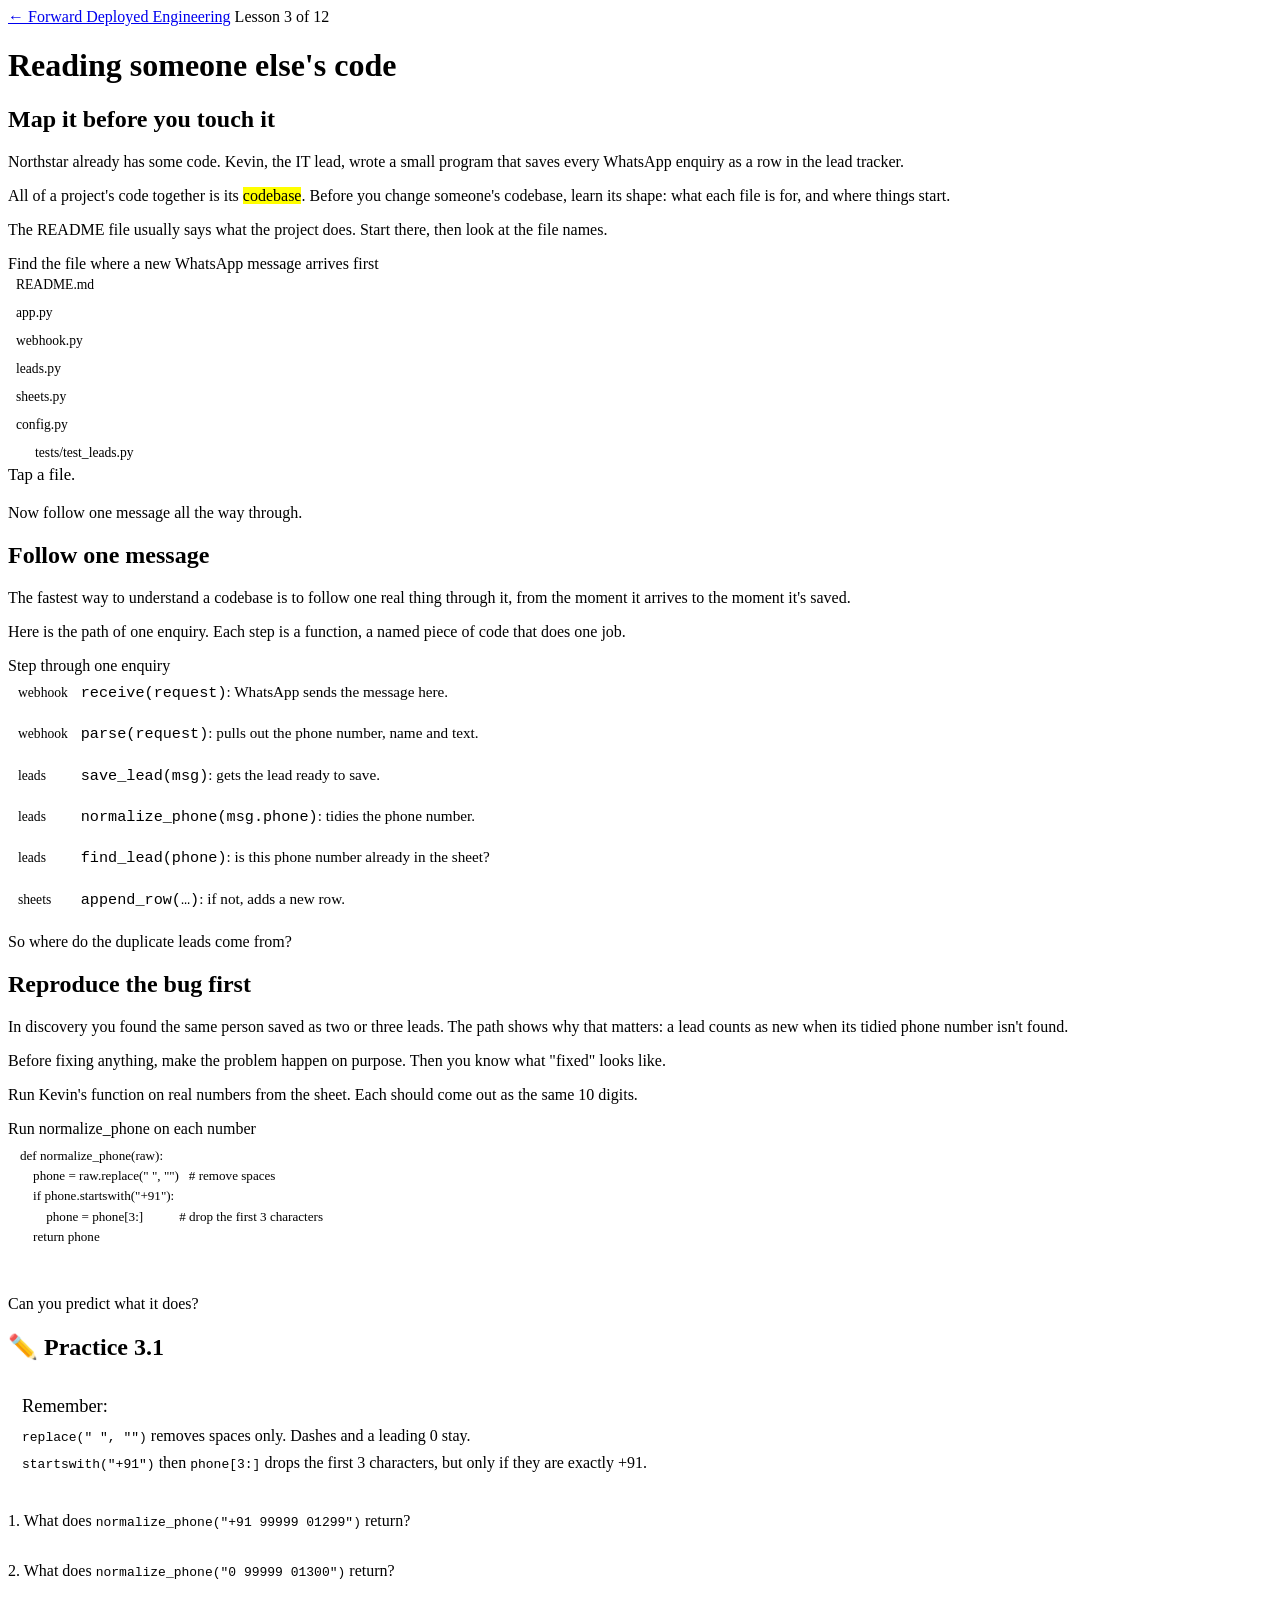
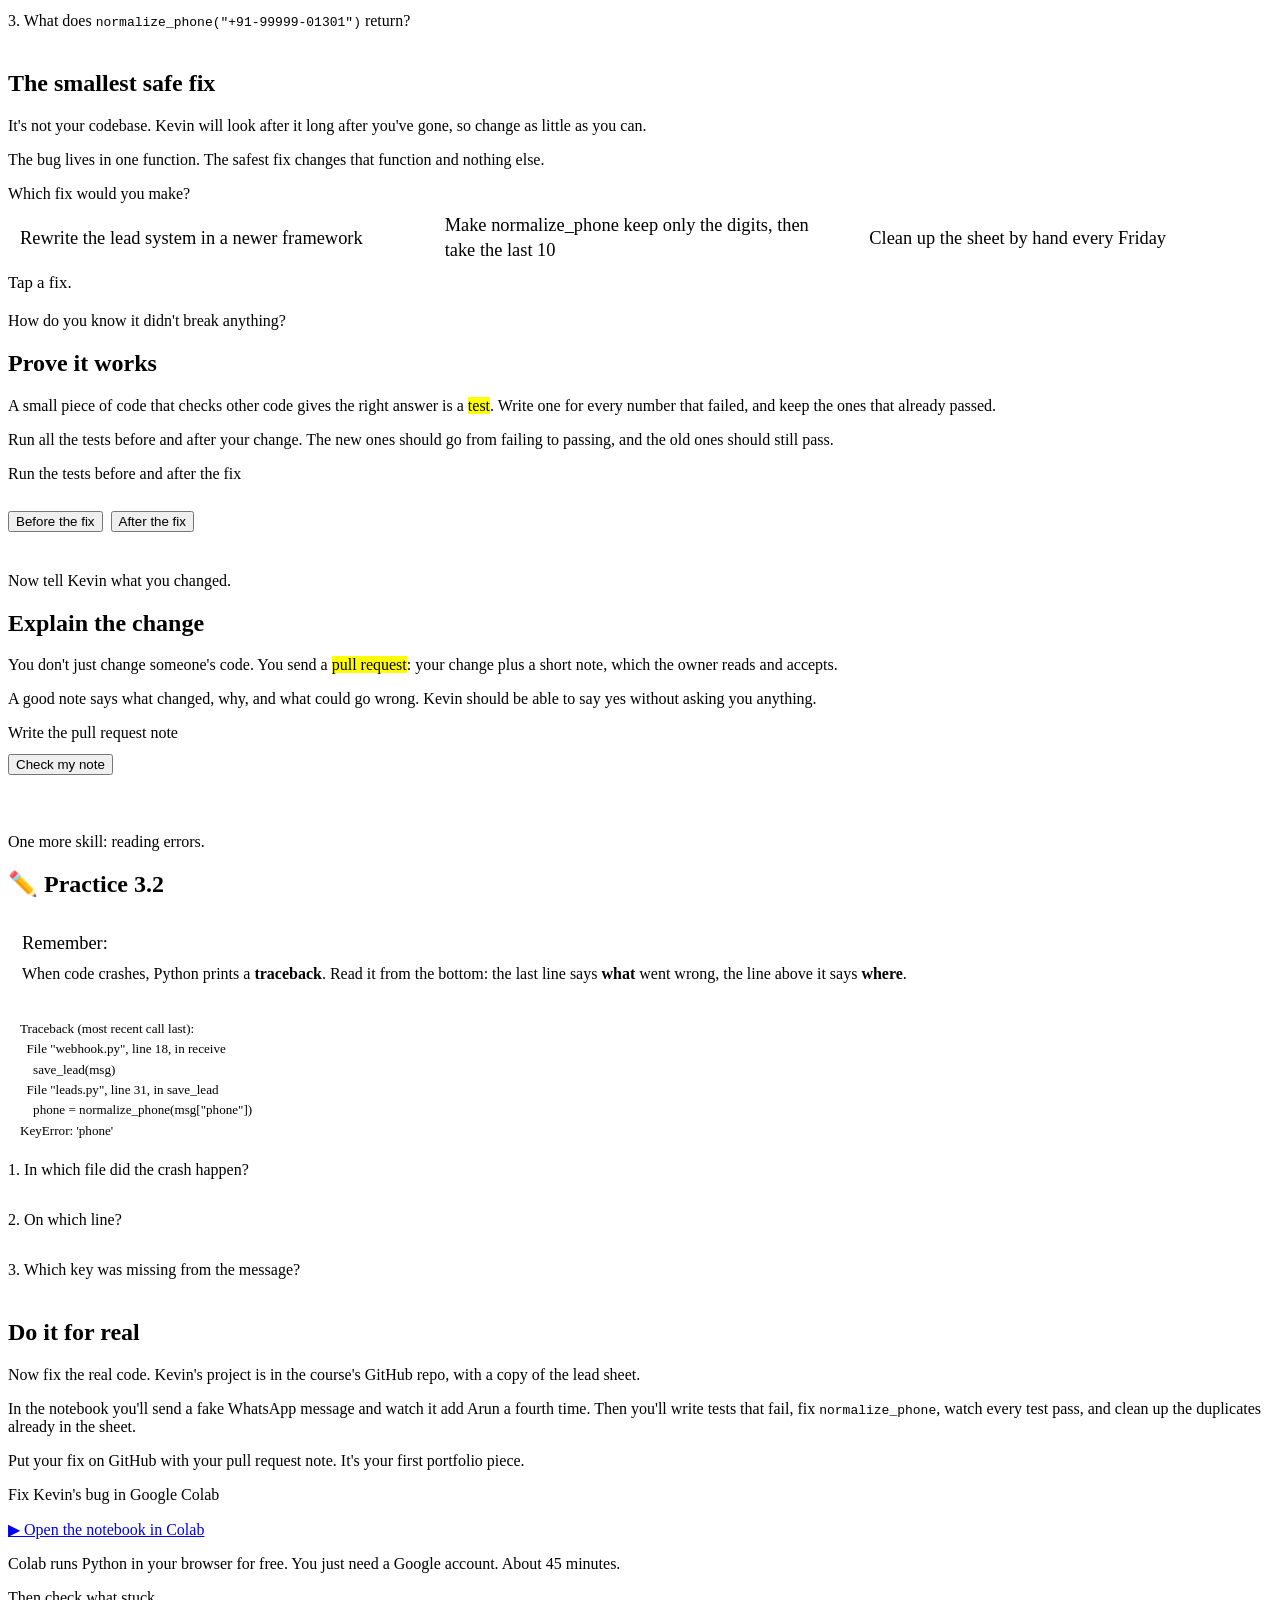
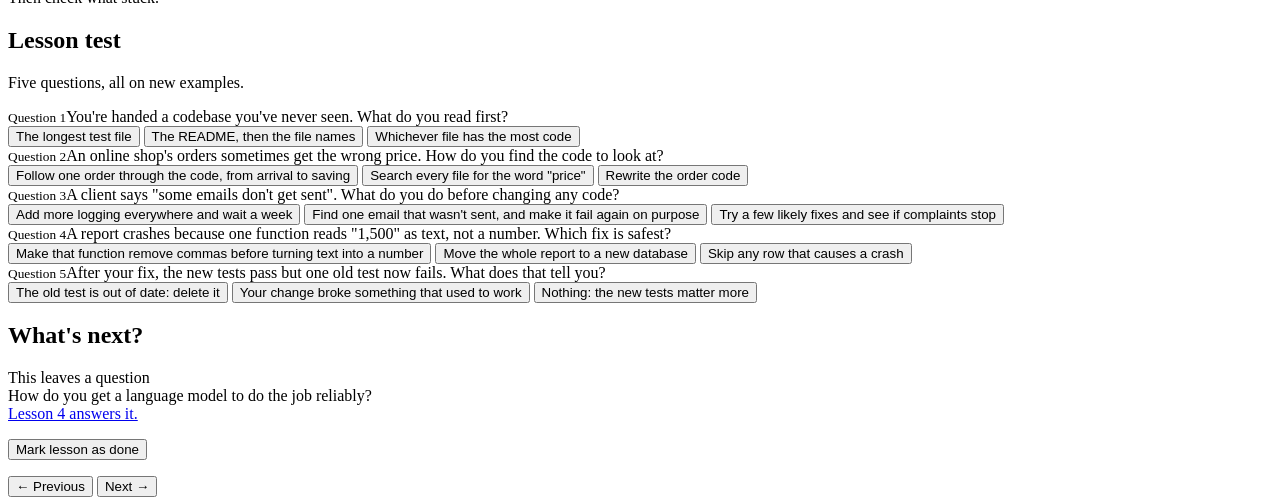
<file: lessons/lesson3.html>
<!doctype html>
<html lang="en">
<head>
<meta charset="utf-8">
<meta name="viewport" content="width=device-width, initial-scale=1">
<title>Reading someone else's code</title>
<meta name="description" content="Lesson 3 of Forward Deployed Engineering: find your way around a client's codebase, and fix a bug without breaking anything.">
<link rel="preconnect" href="https://fonts.googleapis.com">
<link rel="preconnect" href="https://fonts.gstatic.com" crossorigin>
<link href="https://fonts.googleapis.com/css2?family=Atkinson+Hyperlegible:wght@400;700&family=JetBrains+Mono:wght@400;600&family=Kalam:wght@400&family=Patrick+Hand&display=swap" rel="stylesheet">
<script>try{if(localStorage.getItem("notebook-theme")==="dark")document.documentElement.setAttribute("data-theme","dark")}catch(e){}</script>
<link rel="stylesheet" href="https://mo-ri-ch.github.io/study-notebook-design/v1/style.css">
<link rel="stylesheet" href="../assets/fde.css">
</head>
<body data-pen="blue">
<div class="wrap">
  <header class="topbar">
    <a class="home" href="../">← Forward Deployed Engineering</a>
    <span class="where">Lesson 3 of 12</span>
  </header>

  <main data-paged>
    <div class="paged-head">
      <h1>Reading someone else's code</h1>
      <div class="progress" aria-label="Lesson parts"></div>
    </div>

    <section class="part" data-title="Map it before you touch it">
      <h2>Map it before you touch it</h2>
      <p class="say">Northstar already has some code. Kevin, the IT lead, wrote a small program that saves every WhatsApp enquiry as a row in the lead tracker.</p>
      <p class="say">All of a project's code together is its <mark>codebase</mark>. Before you change someone's codebase, learn its shape: what each file is for, and where things start.</p>
      <p class="say">The README file usually says what the project does. Start there, then look at the file names.</p>

      <div class="activity">
        <div class="do">Find the file where a new WhatsApp message arrives first</div>
        <ul class="files" id="files">
          <li><button type="button" data-why="README.md says what the project does: &quot;Saves WhatsApp enquiries to the lead sheet.&quot; A good first read, but no code runs here.">README.md</button></li>
          <li><button type="button" data-why="app.py starts the web server and connects the pieces. Messages pass through it, but it hands them straight on.">app.py</button></li>
          <li><button type="button" data-right="Yes. WhatsApp sends each new message to a web address, and webhook.py is the code at that address. Everything starts here.">webhook.py</button></li>
          <li><button type="button" data-why="leads.py cleans the data and decides if a lead is new. It runs after the message has arrived.">leads.py</button></li>
          <li><button type="button" data-why="sheets.py writes rows to the Google Sheet. It's the last step, not the first.">sheets.py</button></li>
          <li><button type="button" data-why="config.py holds settings, like which sheet to use. No messages pass through it.">config.py</button></li>
          <li class="in"><button type="button" data-why="tests/test_leads.py checks that leads.py works. It never sees a real message.">tests/test_leads.py</button></li>
        </ul>
        <div class="say-why" id="filesWhy">Tap a file.</div>
      </div>
      <p class="hook">Now follow one message all the way through.</p>
    </section>

    <section class="part" data-title="Follow one message">
      <h2>Follow one message</h2>
      <p class="say">The fastest way to understand a codebase is to follow one real thing through it, from the moment it arrives to the moment it's saved.</p>
      <p class="say">Here is the path of one enquiry. Each step is a function, a named piece of code that does one job.</p>

      <div class="activity">
        <div class="do">Step through one enquiry</div>
        <ol class="day" id="path">
          <li><span class="t">webhook</span><span><code>receive(request)</code>: WhatsApp sends the message here.</span></li>
          <li><span class="t">webhook</span><span><code>parse(request)</code>: pulls out the phone number, name and text.</span></li>
          <li><span class="t">leads</span><span><code>save_lead(msg)</code>: gets the lead ready to save.</span></li>
          <li><span class="t">leads</span><span><code>normalize_phone(msg.phone)</code>: tidies the phone number.</span></li>
          <li><span class="t">leads</span><span><code>find_lead(phone)</code>: is this phone number already in the sheet?</span></li>
          <li><span class="t">sheets</span><span><code>append_row(…)</code>: if not, adds a new row.</span></li>
        </ol>
      </div>
      <p class="hook">So where do the duplicate leads come from?</p>
    </section>

    <section class="part" data-title="Reproduce the bug first">
      <h2>Reproduce the bug first</h2>
      <p class="say">In discovery you found the same person saved as two or three leads. The path shows why that matters: a lead counts as new when its tidied phone number isn't found.</p>
      <p class="say">Before fixing anything, make the problem happen on purpose. Then you know what "fixed" looks like.</p>
      <p class="say">Run Kevin's function on real numbers from the sheet. Each should come out as the same 10 digits.</p>

      <div class="activity">
        <div class="do">Run normalize_phone on each number</div>
        <div class="code"><span class="ln">def normalize_phone(raw):</span><span class="ln">    phone = raw.replace(" ", "")   <span class="c"># remove spaces</span></span><span class="ln">    if phone.startswith("+91"):</span><span class="ln">        phone = phone[3:]           <span class="c"># drop the first 3 characters</span></span><span class="ln">    return phone</span></div>
        <div class="tablewrap"><table class="mini" id="runs"></table></div>
        <div class="say-why" id="runsSay"></div>
      </div>
      <p class="hook">Can you predict what it does?</p>
    </section>

    <section class="part" data-nonum data-title="✏️ Practice 3.1">
      <h2>✏️ Practice 3.1</h2>
      <div class="remember">
        <b>Remember:</b><br>
        <code>replace(" ", "")</code> removes spaces only. Dashes and a leading 0 stay.<br>
        <code>startswith("+91")</code> then <code>phone[3:]</code> drops the first 3 characters, but only if they are exactly +91.
      </div>
      <div class="activity" id="prac1">
        <div class="prob" data-answer="9999901299" data-hint="Remove the spaces first, then check whether it starts with +91." data-work="Remove spaces: +919999901299.<br>It starts with +91, so drop 3 characters: 9999901299.">
          <div class="ask">1. What does <code>normalize_phone("+91 99999 01299")</code> return?</div>
        </div>
        <div class="prob" data-answer="09999901300" data-hint="Remove the spaces. Does it start with +91?" data-work="Remove spaces: 09999901300.<br>It doesn't start with +91, so it stays: 09999901300. The leading 0 is kept.">
          <div class="ask">2. What does <code>normalize_phone("0 99999 01300")</code> return?</div>
        </div>
        <div class="prob" data-answer="-99999-01301" data-hint="There are no spaces to remove. It starts with +91, so drop exactly 3 characters." data-work="No spaces, so nothing changes: +91-99999-01301.<br>It starts with +91, so drop 3 characters: -99999-01301. The dashes stay.">
          <div class="ask">3. What does <code>normalize_phone("+91-99999-01301")</code> return?</div>
        </div>
      </div>
    </section>

    <section class="part" data-title="The smallest safe fix">
      <h2>The smallest safe fix</h2>
      <p class="say">It's not your codebase. Kevin will look after it long after you've gone, so change as little as you can.</p>
      <p class="say">The bug lives in one function. The safest fix changes that function and nothing else.</p>

      <div class="activity">
        <div class="do">Which fix would you make?</div>
        <div class="people" id="fixes">
          <button class="person" type="button" data-why="That's weeks of work, new bugs, and code Kevin doesn't know. The bug is in five lines."><b>Rewrite the lead system in a newer framework</b></button>
          <button class="person" type="button" data-right="Yes. One function changes, so the risk is small, and Kevin can read the whole change in a minute."><b>Make normalize_phone keep only the digits, then take the last 10</b></button>
          <button class="person" type="button" data-why="That treats the symptom. New duplicates keep arriving, and someone does boring work every week."><b>Clean up the sheet by hand every Friday</b></button>
        </div>
        <div class="say-why" id="fixesWhy">Tap a fix.</div>
      </div>
      <p class="hook">How do you know it didn't break anything?</p>
    </section>

    <section class="part" data-title="Prove it works">
      <h2>Prove it works</h2>
      <p class="say">A small piece of code that checks other code gives the right answer is a <mark>test</mark>. Write one for every number that failed, and keep the ones that already passed.</p>
      <p class="say">Run all the tests before and after your change. The new ones should go from failing to passing, and the old ones should still pass.</p>

      <div class="activity">
        <div class="do">Run the tests before and after the fix</div>
        <div class="code" id="fixCode"></div>
        <div class="btnrow"><button type="button" id="before" class="primary">Before the fix</button><button type="button" id="after">After the fix</button></div>
        <div class="tablewrap"><table class="mini" id="tests"></table></div>
        <div class="say-why" id="testsSay"></div>
      </div>
      <p class="hook">Now tell Kevin what you changed.</p>
    </section>

    <section class="part" data-title="Explain the change">
      <h2>Explain the change</h2>
      <p class="say">You don't just change someone's code. You send a <mark>pull request</mark>: your change plus a short note, which the owner reads and accepts.</p>
      <p class="say">A good note says what changed, why, and what could go wrong. Kevin should be able to say yes without asking you anything.</p>

      <div class="activity">
        <div class="do">Write the pull request note</div>
        <div id="pr"></div>
        <div class="btnrow"><button class="primary" type="button" id="prCheck">Check my note</button></div>
        <p class="say-why" id="prSay"></p>
      </div>
      <p class="hook">One more skill: reading errors.</p>
    </section>

    <section class="part" data-nonum data-title="✏️ Practice 3.2">
      <h2>✏️ Practice 3.2</h2>
      <div class="remember">
        <b>Remember:</b><br>
        When code crashes, Python prints a <b>traceback</b>. Read it from the bottom: the last line says <b>what</b> went wrong, the line above it says <b>where</b>.
      </div>
      <div class="activity" id="prac2">
        <div class="code"><span class="ln">Traceback (most recent call last):</span><span class="ln">  File "webhook.py", line 18, in receive</span><span class="ln">    save_lead(msg)</span><span class="ln">  File "leads.py", line 31, in save_lead</span><span class="ln">    phone = normalize_phone(msg["phone"])</span><span class="ln">KeyError: 'phone'</span></div>
        <div class="prob" data-answer="leads.py|leads" data-hint="Look at the last File line, just above the error." data-work="The last File line is leads.py, line 31. That's where it crashed.">
          <div class="ask">1. In which file did the crash happen?</div>
        </div>
        <div class="prob" data-answer="31" data-hint="It's on the same File line as the answer above." data-work="File &quot;leads.py&quot;, line 31.">
          <div class="ask">2. On which line?</div>
        </div>
        <div class="prob" data-answer="phone|'phone'" data-hint="A KeyError means a dictionary didn't have the key asked for." data-work="KeyError: 'phone'. The message had no phone key, maybe because it came from a different kind of WhatsApp event.">
          <div class="ask">3. Which key was missing from the message?</div>
        </div>
      </div>
    </section>

    <section class="part" data-title="Do it for real">
      <h2>Do it for real</h2>
      <p class="say">Now fix the real code. Kevin's project is in the course's GitHub repo, with a copy of the lead sheet.</p>
      <p class="say">In the notebook you'll send a fake WhatsApp message and watch it add Arun a fourth time. Then you'll write tests that fail, fix <code>normalize_phone</code>, watch every test pass, and clean up the duplicates already in the sheet.</p>
      <p class="say">Put your fix on GitHub with your pull request note. It's your first portfolio piece.</p>

      <div class="activity">
        <div class="do">Fix Kevin's bug in Google Colab</div>
        <p class="run-links">
          <a class="btn primary" href="https://colab.research.google.com/github/mo-ri-ch/forward-deployed-engineering/blob/main/notebooks/lesson3.ipynb" target="_blank" rel="noopener">▶ Open the notebook in Colab</a>
        </p>
        <p class="muted-note">Colab runs Python in your browser for free. You just need a Google account. About 45 minutes.</p>
      </div>
      <p class="hook">Then check what stuck.</p>
    </section>

    <section class="part" data-title="Lesson test">
      <h2>Lesson test</h2>
      <p class="say">Five questions, all on new examples.</p>
      <div class="test" data-test="3">
        <div class="quiz" data-page="lesson3.html#1" data-topic="map it before you touch it" data-right="Yes. The README says what it does, and file names show its shape, before you read any code in detail.">
          <div class="q"><small>Question 1</small>You're handed a codebase you've never seen. What do you read first?</div>
          <div class="options">
            <button data-why="Tests are useful later. First you need the big picture.">The longest test file</button>
            <button data-right>The README, then the file names</button>
            <button data-why="Starting at a random file is slow. You don't know yet how it fits.">Whichever file has the most code</button>
          </div>
          <div class="feedback"></div>
        </div>
        <div class="quiz" data-page="lesson3.html#2" data-topic="follow one message" data-right="Yes. Following one order from arrival to saving shows you which code touches it.">
          <div class="q"><small>Question 2</small>An online shop's orders sometimes get the wrong price. How do you find the code to look at?</div>
          <div class="options">
            <button data-right>Follow one order through the code, from arrival to saving</button>
            <button data-why="Searching for &quot;price&quot; finds dozens of places, most unrelated.">Search every file for the word "price"</button>
            <button data-why="Rewriting before you understand the bug often adds new ones.">Rewrite the order code</button>
          </div>
          <div class="feedback"></div>
        </div>
        <div class="quiz" data-page="lesson3.html#3" data-topic="reproduce the bug first" data-right="Yes. Making it fail on purpose shows you the bug, and later proves the fix works.">
          <div class="q"><small>Question 3</small>A client says "some emails don't get sent". What do you do before changing any code?</div>
          <div class="options">
            <button data-why="Without seeing it fail, you can't tell if your change fixed anything.">Add more logging everywhere and wait a week</button>
            <button data-right>Find one email that wasn't sent, and make it fail again on purpose</button>
            <button data-why="Guessing at fixes changes code with no proof it helps.">Try a few likely fixes and see if complaints stop</button>
          </div>
          <div class="feedback"></div>
        </div>
        <div class="quiz" data-page="lesson3.html#5" data-topic="the smallest safe fix" data-right="Yes. Removing the comma in one place changes the least code, and the owner can check it quickly.">
          <div class="q"><small>Question 4</small>A report crashes because one function reads "1,500" as text, not a number. Which fix is safest?</div>
          <div class="options">
            <button data-right>Make that function remove commas before turning text into a number</button>
            <button data-why="Too big and too risky for a one-function bug.">Move the whole report to a new database</button>
            <button data-why="That hides the crash, but the totals would be wrong.">Skip any row that causes a crash</button>
          </div>
          <div class="feedback"></div>
        </div>
        <div class="quiz" data-page="lesson3.html#6" data-topic="prove it works" data-right="Yes. The old tests prove you didn't break anything, and the new ones prove the fix.">
          <div class="q"><small>Question 5</small>After your fix, the new tests pass but one old test now fails. What does that tell you?</div>
          <div class="options">
            <button data-why="Deleting a failing test hides a real problem.">The old test is out of date: delete it</button>
            <button data-right>Your change broke something that used to work</button>
            <button data-why="A failing test is a real signal, not something to ignore.">Nothing: the new tests matter more</button>
          </div>
          <div class="feedback"></div>
        </div>
      </div>
    </section>

    <section class="part" data-title="What's next?">
      <h2>What's next?</h2>
      <div class="open-question">
        <div>This leaves a question</div>
        <div class="big">How do you get a language model to do the job reliably?</div>
        <div><a href="lesson4.html">Lesson 4 answers it.</a></div>
      </div>
      <p><button class="done-toggle" data-done="3">Mark lesson as done</button></p>
    </section>
  </main>
</div>

<nav class="pagebar" aria-label="Move between parts">
  <div class="inner">
    <button data-page-back>← Previous</button>
    <span data-page-label></span>
    <button class="primary" data-page-next>Next →</button>
  </div>
</nav>

<script src="../assets/course.js"></script>
<script src="https://mo-ri-ch.github.io/study-notebook-design/v1/common.js"></script>
<script src="https://mo-ri-ch.github.io/study-notebook-design/v1/pen.js"></script>
<script src="https://mo-ri-ch.github.io/study-notebook-design/v1/guide.js"></script>
<script src="../assets/fde.js"></script>
<script>
picker("files", "filesWhy");
stepper("path", { after: (i, n) => i === n - 1 ? "Duplicates are decided in leads.py, by the tidied phone number. That's where to look." : "" });

(function () {
  const table = document.getElementById("runs"), say = document.getElementById("runsSay");
  const old = raw => { let p = raw.replace(/ /g, ""); if (p.startsWith("+91")) p = p.slice(3); return p; };
  const inputs = ["+91 99999 01234", "9999901234", "099999 01236", "+91-99999-01234", "99999-01241"];
  const want = ["9999901234", "9999901234", "9999901236", "9999901234", "9999901241"];
  let ran;
  function draw() {
    table.innerHTML = `<tr><th>From the sheet</th><th>Should be</th><th>Comes out as</th><th></th></tr>` +
      inputs.map((x, i) => `<tr><td>${x}</td><td>${want[i]}</td><td>${ran[i] ? `<b>${esc(old(x))}</b> ${old(x) === want[i] ? "✓" : "✗"}` : `<button type="button" data-i="${i}">Run</button>`}</td></tr>`).join("");
    table.querySelectorAll("button").forEach(b => b.onclick = () => { ran[b.dataset.i] = true; draw(); });
    const done = ran.filter(Boolean).length;
    const bad = inputs.filter((x, i) => ran[i] && old(x) !== want[i]).length;
    say.className = "say-why" + (done === inputs.length ? " good" : "");
    say.textContent = done === inputs.length ? `${bad} of ${inputs.length} come out wrong: a leading 0 and dashes survive. That's the bug, reproduced.` : `${done} of ${inputs.length} run`;
  }
  function reset() { ran = inputs.map(() => false); draw(); }
  reset(); addReset(table, reset);
})();

practice("prac1");
picker("fixes", "fixesWhy");

(function () {
  const code = document.getElementById("fixCode"), table = document.getElementById("tests"), say = document.getElementById("testsSay");
  const before = document.getElementById("before"), after = document.getElementById("after");
  const oldF = raw => { let p = raw.replace(/ /g, ""); if (p.startsWith("+91")) p = p.slice(3); return p; };
  const newF = raw => raw.replace(/\D/g, "").slice(-10);
  const oldCode = ['def normalize_phone(raw):', '    phone = raw.replace(" ", "")', '    if phone.startswith("+91"):', '        phone = phone[3:]', '    return phone'];
  const newCode = ['import re', '', 'def normalize_phone(raw):', '    digits = re.sub(r"\\D", "", raw)   <span class="c"># keep only 0-9</span>', '    return digits[-10:]               <span class="c"># the last 10 digits</span>'];
  const cases = [["+91 99999 01234", "9999901234", "old"], ["9999901234", "9999901234", "old"], ["", "", "old"], ["099999 01236", "9999901236", "new"], ["+91-99999-01234", "9999901234", "new"], ["99999-01241", "9999901241", "new"]];
  function show(isAfter) {
    const f = isAfter ? newF : oldF;
    code.innerHTML = (isAfter ? newCode : oldCode).map(l => `<span class="ln${isAfter && /digits/.test(l) ? " good" : ""}">${l}</span>`).join("");
    let pass = 0;
    table.innerHTML = `<tr><th>Test input</th><th>Expected</th><th>Result</th></tr>` + cases.map(([x, w, kind]) => {
      const ok = f(x) === w; if (ok) pass++;
      return `<tr><td>${x === "" ? "(empty)" : x}${kind === "new" ? " <small>new</small>" : ""}</td><td>${w === "" ? "(empty)" : w}</td><td>${ok ? "✓ pass" : "✗ fail"}</td></tr>`;
    }).join("");
    before.className = isAfter ? "" : "primary"; after.className = isAfter ? "primary" : "";
    say.className = "say-why " + (isAfter ? "good" : "bad");
    say.textContent = isAfter ? `${pass} of ${cases.length} pass. The three new tests now pass, and the three old ones still do.` : `${pass} of ${cases.length} pass. The three new tests fail, as expected: they describe the bug.`;
  }
  before.onclick = () => show(false); after.onclick = () => show(true);
  show(false); addReset(table, () => show(false));
})();

lineBuilder("pr", "prCheck", "prSay", {
  lines: [
    { k: "Title", opts: ["Fix stuff", "Store phone numbers as 10 digits, so one person is one lead", "Refactor the leads module"], right: 1,
      why: "The title should say what changes for the user, in plain words." },
    { k: "Why", opts: ["The old code was bad", "Best practice", "The same person was saved as up to 3 leads, because phone formats differed"], right: 2,
      why: "Give the real problem and its effect. Never blame the owner's code." },
    { k: "What changed", opts: ["normalize_phone now keeps only digits and the last 10. Three new tests.", "Lots of files", "See the code"], right: 0,
      why: "Say exactly what changed, so the reviewer knows where to look." },
    { k: "Risk", opts: ["None", "Numbers from outside India would lose their country code. There are none in the data today.", "Everything could break"], right: 1,
      why: "Every change has some risk. Name the real one, and how big it is." },
  ],
  done: "Kevin can say yes without asking you a single question. That's a good pull request.",
});

practice("prac2");
</script>
</body>
</html>
</file>
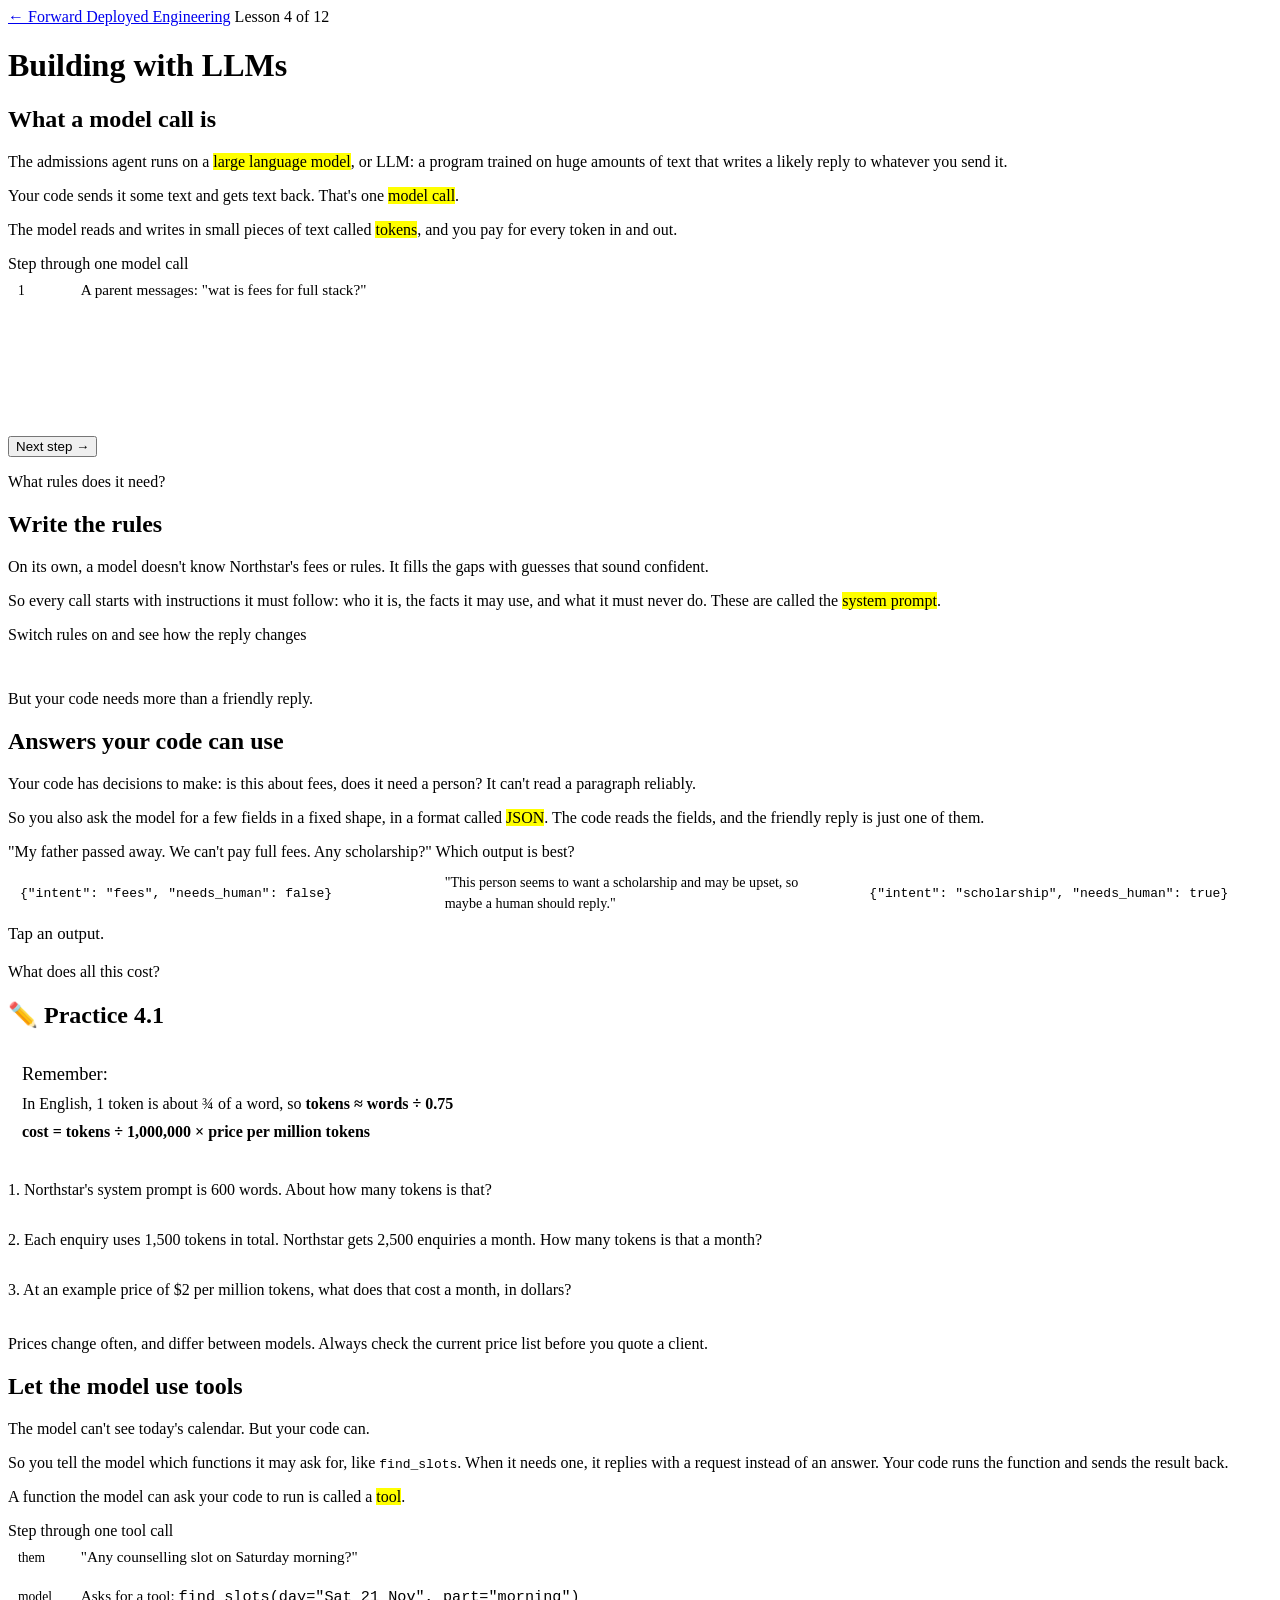
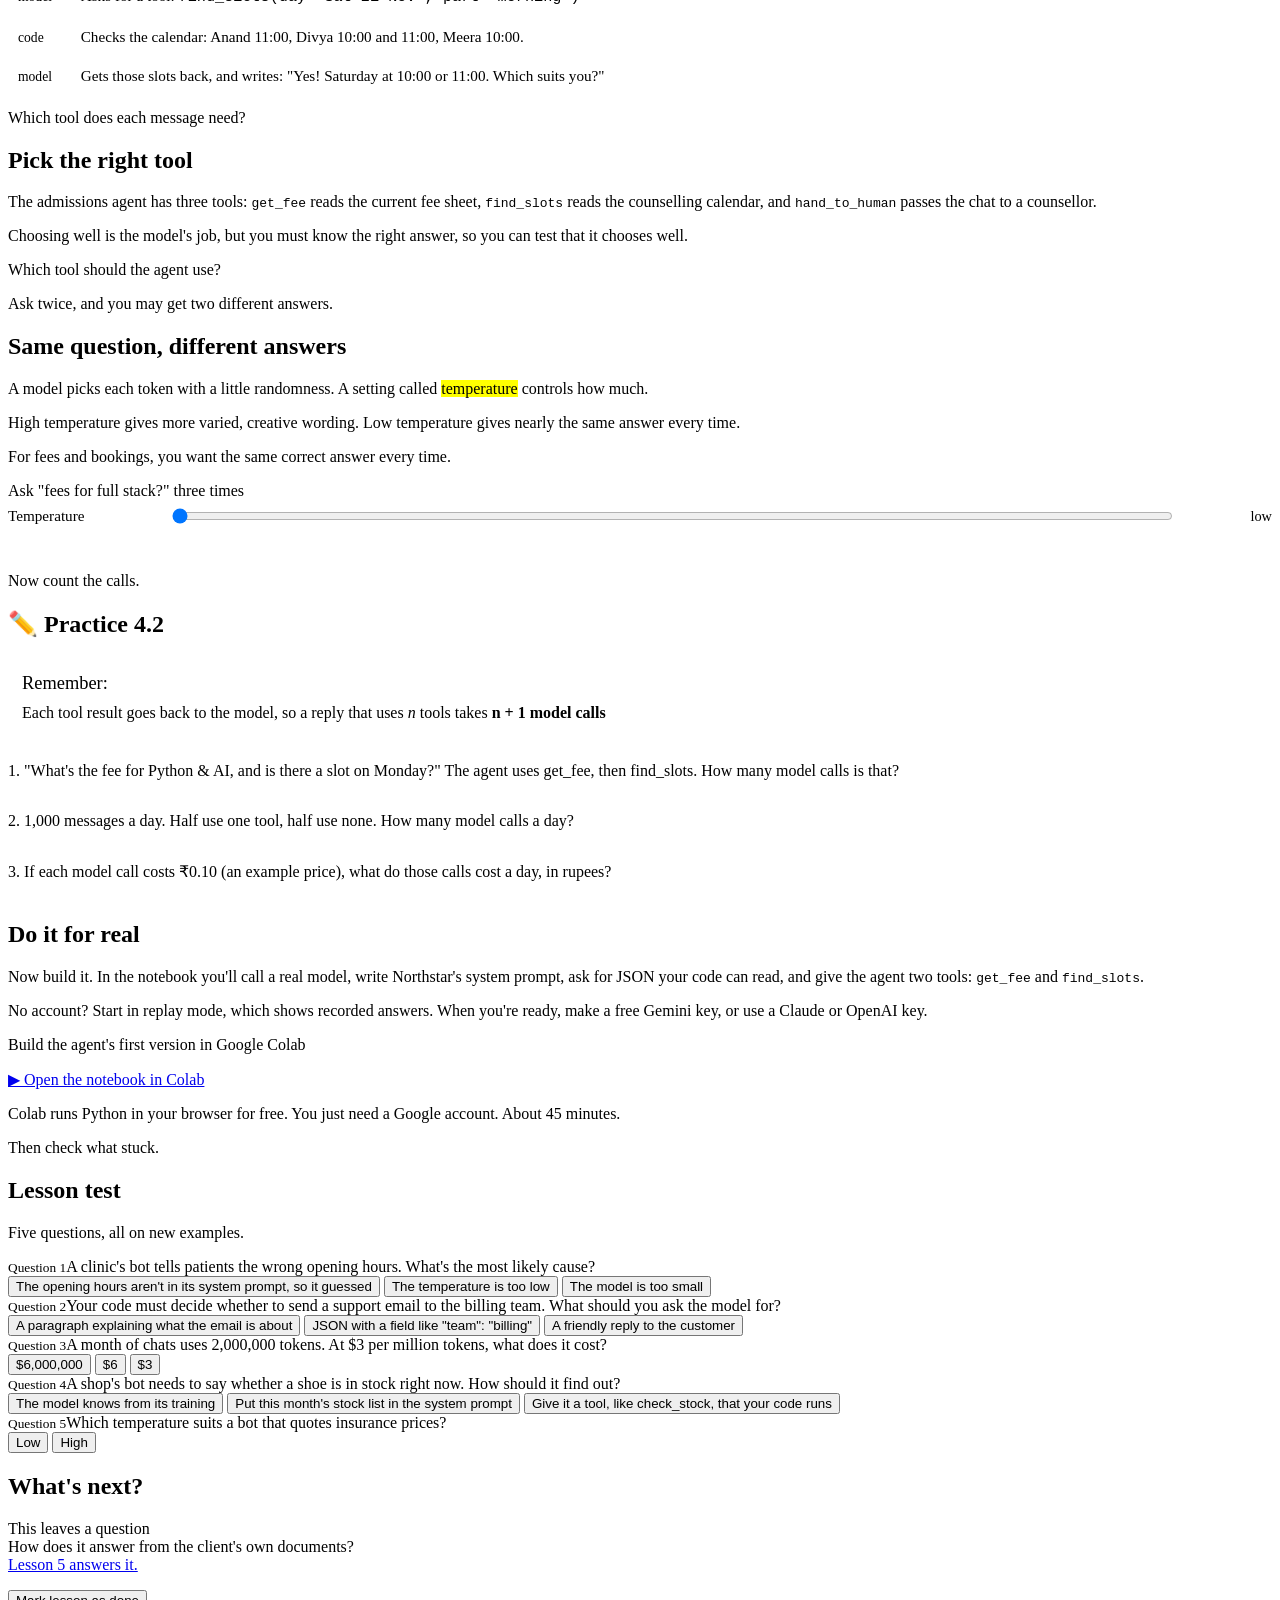
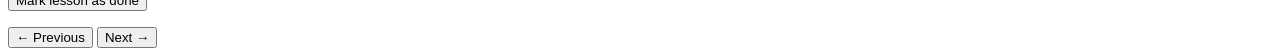
<file: lessons/lesson4.html>
<!doctype html>
<html lang="en">
<head>
<meta charset="utf-8">
<meta name="viewport" content="width=device-width, initial-scale=1">
<title>Building with LLMs</title>
<meta name="description" content="Lesson 4 of Forward Deployed Engineering: prompts, answers in a fixed shape, and letting the model call tools.">
<link rel="preconnect" href="https://fonts.googleapis.com">
<link rel="preconnect" href="https://fonts.gstatic.com" crossorigin>
<link href="https://fonts.googleapis.com/css2?family=Atkinson+Hyperlegible:wght@400;700&family=JetBrains+Mono:wght@400;600&family=Kalam:wght@400&family=Patrick+Hand&display=swap" rel="stylesheet">
<script>try{if(localStorage.getItem("notebook-theme")==="dark")document.documentElement.setAttribute("data-theme","dark")}catch(e){}</script>
<link rel="stylesheet" href="https://mo-ri-ch.github.io/study-notebook-design/v1/style.css">
<link rel="stylesheet" href="../assets/fde.css">
</head>
<body data-pen="blue">
<div class="wrap">
  <header class="topbar">
    <a class="home" href="../">← Forward Deployed Engineering</a>
    <span class="where">Lesson 4 of 12</span>
  </header>

  <main data-paged>
    <div class="paged-head">
      <h1>Building with LLMs</h1>
      <div class="progress" aria-label="Lesson parts"></div>
    </div>

    <section class="part" data-title="What a model call is">
      <h2>What a model call is</h2>
      <p class="say">The admissions agent runs on a <mark>large language model</mark>, or LLM: a program trained on huge amounts of text that writes a likely reply to whatever you send it.</p>
      <p class="say">Your code sends it some text and gets text back. That's one <mark>model call</mark>.</p>
      <p class="say">The model reads and writes in small pieces of text called <mark>tokens</mark>, and you pay for every token in and out.</p>

      <div class="activity">
        <div class="do">Step through one model call</div>
        <ol class="day" id="call">
          <li><span class="t">1</span><span>A parent messages: "wat is fees for full stack?"</span></li>
          <li><span class="t">2</span><span>Your code sends the model your rules plus that message.</span></li>
          <li><span class="t">3</span><span>The model writes a reply, one token at a time.</span></li>
          <li><span class="t">4</span><span>Your code checks the reply and sends it on WhatsApp.</span></li>
        </ol>
      </div>
      <p class="hook">What rules does it need?</p>
    </section>

    <section class="part" data-title="Write the rules">
      <h2>Write the rules</h2>
      <p class="say">On its own, a model doesn't know Northstar's fees or rules. It fills the gaps with guesses that sound confident.</p>
      <p class="say">So every call starts with instructions it must follow: who it is, the facts it may use, and what it must never do. These are called the <mark>system prompt</mark>.</p>

      <div class="activity">
        <div class="do">Switch rules on and see how the reply changes</div>
        <div id="rules"></div>
        <div class="reply" id="rulesOut"></div>
      </div>
      <p class="hook">But your code needs more than a friendly reply.</p>
    </section>

    <section class="part" data-title="Answers your code can use">
      <h2>Answers your code can use</h2>
      <p class="say">Your code has decisions to make: is this about fees, does it need a person? It can't read a paragraph reliably.</p>
      <p class="say">So you also ask the model for a few fields in a fixed shape, in a format called <mark>JSON</mark>. The code reads the fields, and the friendly reply is just one of them.</p>

      <div class="activity">
        <div class="do">"My father passed away. We can't pay full fees. Any scholarship?" Which output is best?</div>
        <div class="people" id="shapes">
          <button class="person" type="button" data-why="It's in the right shape, but it misses that this family needs a kind person, not a bot."><code>{"intent": "fees", "needs_human": false}</code></button>
          <button class="person" type="button" data-why="A person can read this, but code can't reliably pull a decision out of a paragraph."><span>"This person seems to want a scholarship and may be upset, so maybe a human should reply."</span></button>
          <button class="person" type="button" data-right="Yes. The intent is right, and needs_human tells your code to hand this to a counsellor straight away."><code>{"intent": "scholarship", "needs_human": true}</code></button>
        </div>
        <div class="say-why" id="shapesWhy">Tap an output.</div>
      </div>
      <p class="hook">What does all this cost?</p>
    </section>

    <section class="part" data-nonum data-title="✏️ Practice 4.1">
      <h2>✏️ Practice 4.1</h2>
      <div class="remember">
        <b>Remember:</b><br>
        In English, 1 token is about ¾ of a word, so <b class="eqbox">tokens ≈ words ÷ 0.75</b><br>
        <b class="eqbox">cost = tokens ÷ 1,000,000 × price per million tokens</b>
      </div>
      <div class="activity" id="prac1">
        <div class="prob" data-answer="800" data-hint="Divide the words by 0.75." data-work="600 ÷ 0.75 = 800 tokens.">
          <div class="ask">1. Northstar's system prompt is 600 words. About how many tokens is that?</div>
        </div>
        <div class="prob" data-answer="3750000|3.75million" data-hint="Multiply tokens per enquiry by the number of enquiries." data-work="1,500 × 2,500 = 3,750,000 tokens a month.">
          <div class="ask">2. Each enquiry uses 1,500 tokens in total. Northstar gets 2,500 enquiries a month. How many tokens is that a month?</div>
        </div>
        <div class="prob" data-answer="7.5|7.50|$7.5|$7.50" data-tol="0.01" data-hint="3,750,000 tokens is 3.75 million. Multiply by the price." data-work="3,750,000 ÷ 1,000,000 × $2 = 3.75 × $2 = $7.50 a month.">
          <div class="ask">3. At an example price of $2 per million tokens, what does that cost a month, in dollars?</div>
        </div>
      </div>
      <p class="muted-note">Prices change often, and differ between models. Always check the current price list before you quote a client.</p>
    </section>

    <section class="part" data-title="Let the model use tools">
      <h2>Let the model use tools</h2>
      <p class="say">The model can't see today's calendar. But your code can.</p>
      <p class="say">So you tell the model which functions it may ask for, like <code>find_slots</code>. When it needs one, it replies with a request instead of an answer. Your code runs the function and sends the result back.</p>
      <p class="say">A function the model can ask your code to run is called a <mark>tool</mark>.</p>

      <div class="activity">
        <div class="do">Step through one tool call</div>
        <ol class="day" id="tool">
          <li><span class="t">them</span><span>"Any counselling slot on Saturday morning?"</span></li>
          <li><span class="t">model</span><span>Asks for a tool: <code>find_slots(day="Sat 21 Nov", part="morning")</code></span></li>
          <li><span class="t">code</span><span>Checks the calendar: Anand 11:00, Divya 10:00 and 11:00, Meera 10:00.</span></li>
          <li><span class="t">model</span><span>Gets those slots back, and writes: "Yes! Saturday at 10:00 or 11:00. Which suits you?"</span></li>
        </ol>
      </div>
      <p class="hook">Which tool does each message need?</p>
    </section>

    <section class="part" data-title="Pick the right tool">
      <h2>Pick the right tool</h2>
      <p class="say">The admissions agent has three tools: <code>get_fee</code> reads the current fee sheet, <code>find_slots</code> reads the counselling calendar, and <code>hand_to_human</code> passes the chat to a counsellor.</p>
      <p class="say">Choosing well is the model's job, but you must know the right answer, so you can test that it chooses well.</p>

      <div class="activity">
        <div class="do">Which tool should the agent use?</div>
        <div id="toolsort"></div>
      </div>
      <p class="hook">Ask twice, and you may get two different answers.</p>
    </section>

    <section class="part" data-title="Same question, different answers">
      <h2>Same question, different answers</h2>
      <p class="say">A model picks each token with a little randomness. A setting called <mark>temperature</mark> controls how much.</p>
      <p class="say">High temperature gives more varied, creative wording. Low temperature gives nearly the same answer every time.</p>
      <p class="say">For fees and bookings, you want the same correct answer every time.</p>

      <div class="activity">
        <div class="do">Ask "fees for full stack?" three times</div>
        <div class="slide"><span>Temperature</span><input type="range" id="temp" min="0" max="2" step="1" value="0" aria-label="Temperature"><span class="v" id="tempV">low</span></div>
        <div id="tempOut"></div>
        <div class="say-why" id="tempSay"></div>
      </div>
      <p class="hook">Now count the calls.</p>
    </section>

    <section class="part" data-nonum data-title="✏️ Practice 4.2">
      <h2>✏️ Practice 4.2</h2>
      <div class="remember">
        <b>Remember:</b><br>
        Each tool result goes back to the model, so a reply that uses <i>n</i> tools takes <b class="eqbox">n + 1 model calls</b>
      </div>
      <div class="activity" id="prac2">
        <div class="prob" data-answer="3" data-hint="Two tools, so n = 2." data-work="2 tools + 1 = 3 model calls: one asks for get_fee, one asks for find_slots, one writes the reply.">
          <div class="ask">1. "What's the fee for Python & AI, and is there a slot on Monday?" The agent uses get_fee, then find_slots. How many model calls is that?</div>
        </div>
        <div class="prob" data-answer="1500" data-hint="500 messages need 2 calls each, and 500 need 1 call each." data-work="500 × (1 + 1) + 500 × (0 + 1) = 1,000 + 500 = 1,500 model calls.">
          <div class="ask">2. 1,000 messages a day. Half use one tool, half use none. How many model calls a day?</div>
        </div>
        <div class="prob" data-answer="150|₹150" data-hint="Multiply the model calls by the cost of each call." data-work="1,500 × ₹0.10 = ₹150 a day.">
          <div class="ask">3. If each model call costs ₹0.10 (an example price), what do those calls cost a day, in rupees?</div>
        </div>
      </div>
    </section>

    <section class="part" data-title="Do it for real">
      <h2>Do it for real</h2>
      <p class="say">Now build it. In the notebook you'll call a real model, write Northstar's system prompt, ask for JSON your code can read, and give the agent two tools: <code>get_fee</code> and <code>find_slots</code>.</p>
      <p class="say">No account? Start in replay mode, which shows recorded answers. When you're ready, make a free Gemini key, or use a Claude or OpenAI key.</p>

      <div class="activity">
        <div class="do">Build the agent's first version in Google Colab</div>
        <p class="run-links">
          <a class="btn primary" href="https://colab.research.google.com/github/mo-ri-ch/forward-deployed-engineering/blob/main/notebooks/lesson4.ipynb" target="_blank" rel="noopener">▶ Open the notebook in Colab</a>
        </p>
        <p class="muted-note">Colab runs Python in your browser for free. You just need a Google account. About 45 minutes.</p>
      </div>
      <p class="hook">Then check what stuck.</p>
    </section>

    <section class="part" data-title="Lesson test">
      <h2>Lesson test</h2>
      <p class="say">Five questions, all on new examples.</p>
      <div class="test" data-test="4">
        <div class="quiz" data-page="lesson4.html#2" data-topic="write the rules" data-right="Yes. Without the facts in its rules, the model guesses, and the guesses sound confident.">
          <div class="q"><small>Question 1</small>A clinic's bot tells patients the wrong opening hours. What's the most likely cause?</div>
          <div class="options">
            <button data-right>The opening hours aren't in its system prompt, so it guessed</button>
            <button data-why="Temperature changes wording, but a missing fact is the bigger problem.">The temperature is too low</button>
            <button data-why="Any model guesses when it isn't given the facts.">The model is too small</button>
          </div>
          <div class="feedback"></div>
        </div>
        <div class="quiz" data-page="lesson4.html#3" data-topic="answers your code can use" data-right="Yes. Fixed fields like these are something code can read and act on.">
          <div class="q"><small>Question 2</small>Your code must decide whether to send a support email to the billing team. What should you ask the model for?</div>
          <div class="options">
            <button data-why="Code can't reliably read a decision out of a paragraph.">A paragraph explaining what the email is about</button>
            <button data-right>JSON with a field like "team": "billing"</button>
            <button data-why="A friendly reply is for the customer, not for your code.">A friendly reply to the customer</button>
          </div>
          <div class="feedback"></div>
        </div>
        <div class="quiz" data-page="lesson4.html#4" data-topic="tokens and cost" data-right="Yes. 2 million tokens × $3 per million = $6.">
          <div class="q"><small>Question 3</small>A month of chats uses 2,000,000 tokens. At $3 per million tokens, what does it cost?</div>
          <div class="options">
            <button data-why="Divide by a million first: 2,000,000 tokens is 2 million.">$6,000,000</button>
            <button data-right>$6</button>
            <button data-why="That's the price for 1 million tokens. You used 2 million.">$3</button>
          </div>
          <div class="feedback"></div>
        </div>
        <div class="quiz" data-page="lesson4.html#5" data-topic="let the model use tools" data-right="Yes. The model can't see live stock, so it asks your code through a tool.">
          <div class="q"><small>Question 4</small>A shop's bot needs to say whether a shoe is in stock right now. How should it find out?</div>
          <div class="options">
            <button data-why="The model doesn't know today's stock. It would guess.">The model knows from its training</button>
            <button data-why="Stock changes every hour, so the prompt would always be out of date.">Put this month's stock list in the system prompt</button>
            <button data-right>Give it a tool, like check_stock, that your code runs</button>
          </div>
          <div class="feedback"></div>
        </div>
        <div class="quiz" data-page="lesson4.html#7" data-topic="same question, different answers" data-right="Yes. Low temperature gives the same answer every time, which you want for facts like prices.">
          <div class="q"><small>Question 5</small>Which temperature suits a bot that quotes insurance prices?</div>
          <div class="options">
            <button data-right>Low</button>
            <button data-why="High temperature varies the wording, and can add made-up details.">High</button>
          </div>
          <div class="feedback"></div>
        </div>
      </div>
    </section>

    <section class="part" data-title="What's next?">
      <h2>What's next?</h2>
      <div class="open-question">
        <div>This leaves a question</div>
        <div class="big">How does it answer from the client's own documents?</div>
        <div><a href="lesson5.html">Lesson 5 answers it.</a></div>
      </div>
      <p><button class="done-toggle" data-done="4">Mark lesson as done</button></p>
    </section>
  </main>
</div>

<nav class="pagebar" aria-label="Move between parts">
  <div class="inner">
    <button data-page-back>← Previous</button>
    <span data-page-label></span>
    <button class="primary" data-page-next>Next →</button>
  </div>
</nav>

<script src="../assets/course.js"></script>
<script src="https://mo-ri-ch.github.io/study-notebook-design/v1/common.js"></script>
<script src="https://mo-ri-ch.github.io/study-notebook-design/v1/pen.js"></script>
<script src="https://mo-ri-ch.github.io/study-notebook-design/v1/guide.js"></script>
<script src="../assets/fde.js"></script>
<script>
stepper("call");

toggles("rules", "rulesOut", {
  keys: [
    { id: "role", label: "You are Northstar's admissions assistant." },
    { id: "fees", label: "Only quote fees from this fee list: Full Stack ₹1,35,000…" },
    { id: "jobs", label: "Never promise a job. Explain how placement support works." },
    { id: "call", label: "Offer a free counselling call at the end." },
  ],
  render: s => {
    const parts = [];
    parts.push(s.role ? "Hi, I'm Northstar's admissions assistant." : "Hi!");
    parts.push(s.fees ? "Full Stack Web Development is ₹1,35,000, with EMI from ₹11,300 a month." : `Full stack courses usually cost ₹50,000 to ₹2,00,000. <span class="warn">⚠ made-up fee</span>`);
    parts.push(s.jobs ? "We don't promise jobs, but our placement team helps every student prepare and apply." : `Yes, with hard work a job is guaranteed! <span class="warn">⚠ job promise</span>`);
    if (s.call) parts.push("Would you like a free counselling call?");
    const all = s.role && s.fees && s.jobs && s.call;
    return `<small>Reply to: "hi wat is fees for full stack? job guranteed?"</small>${parts.join(" ")}` + (all ? `<br><small>All four rules on: correct, safe and helpful.</small>` : "");
  },
});

picker("shapes", "shapesWhy");
practice("prac1");
stepper("tool");

sorter("toolsort", {
  bins: [{ id: "fee", label: "get_fee" }, { id: "slot", label: "find_slots" }, { id: "human", label: "hand_to_human" }],
  items: [
    { t: "How much is the Python & AI course?", bin: "fee", why: "A fee question: read the current sheet." },
    { t: "EMI possible for video editing?", bin: "fee", why: "EMI amounts come from the fee sheet too." },
    { t: "Can I talk to someone tomorrow evening?", bin: "slot", why: "They want a call, so check the calendar." },
    { t: "Saturday morning works for a call?", bin: "slot", why: "A time for a call: check the calendar." },
    { t: "I joined last month and want a refund.", bin: "human", why: "Refunds need a person and the real policy." },
    { t: "We can't afford fees since my father died.", bin: "human", why: "This needs a kind person, straight away." },
  ],
  done: "All sorted. Fees from the sheet, times from the calendar, and anything sensitive to a person.",
});

(function () {
  const temp = document.getElementById("temp"), v = document.getElementById("tempV"), out = document.getElementById("tempOut"), say = document.getElementById("tempSay");
  const replies = [
    ["Full Stack is ₹1,35,000, with EMI available.", "Full Stack is ₹1,35,000, with EMI available.", "Full Stack is ₹1,35,000, with EMI available."],
    ["Full Stack is ₹1,35,000, with EMI available.", "The Full Stack course costs ₹1,35,000, and you can pay in EMIs.", "It's ₹1,35,000 for Full Stack. EMI is possible!"],
    ["Great question! Full Stack is around 1.3 lakh, give or take.", "Full Stack is ₹1,35,000 🎉 and honestly worth every rupee!", "Usually about ₹1,40,000, but ask about discounts!"],
  ];
  const notes = ["Same answer, three times. That's what you want for fees.", "Different words, same facts. Fine for chat, but harder to test.", "Wrong and vague fees crept in. Too risky for anything factual."];
  function draw() {
    const t = +temp.value; v.textContent = ["low", "medium", "high"][t];
    out.innerHTML = replies[t].map((r, i) => `<div class="reply"><small>Try ${i + 1}</small>${esc(r)}</div>`).join("");
    say.className = "say-why " + (t === 2 ? "bad" : "good"); say.textContent = notes[t];
  }
  temp.oninput = draw; draw();
  addReset(out, () => { temp.value = 0; draw(); });
})();

practice("prac2");
</script>
</body>
</html>
</file>
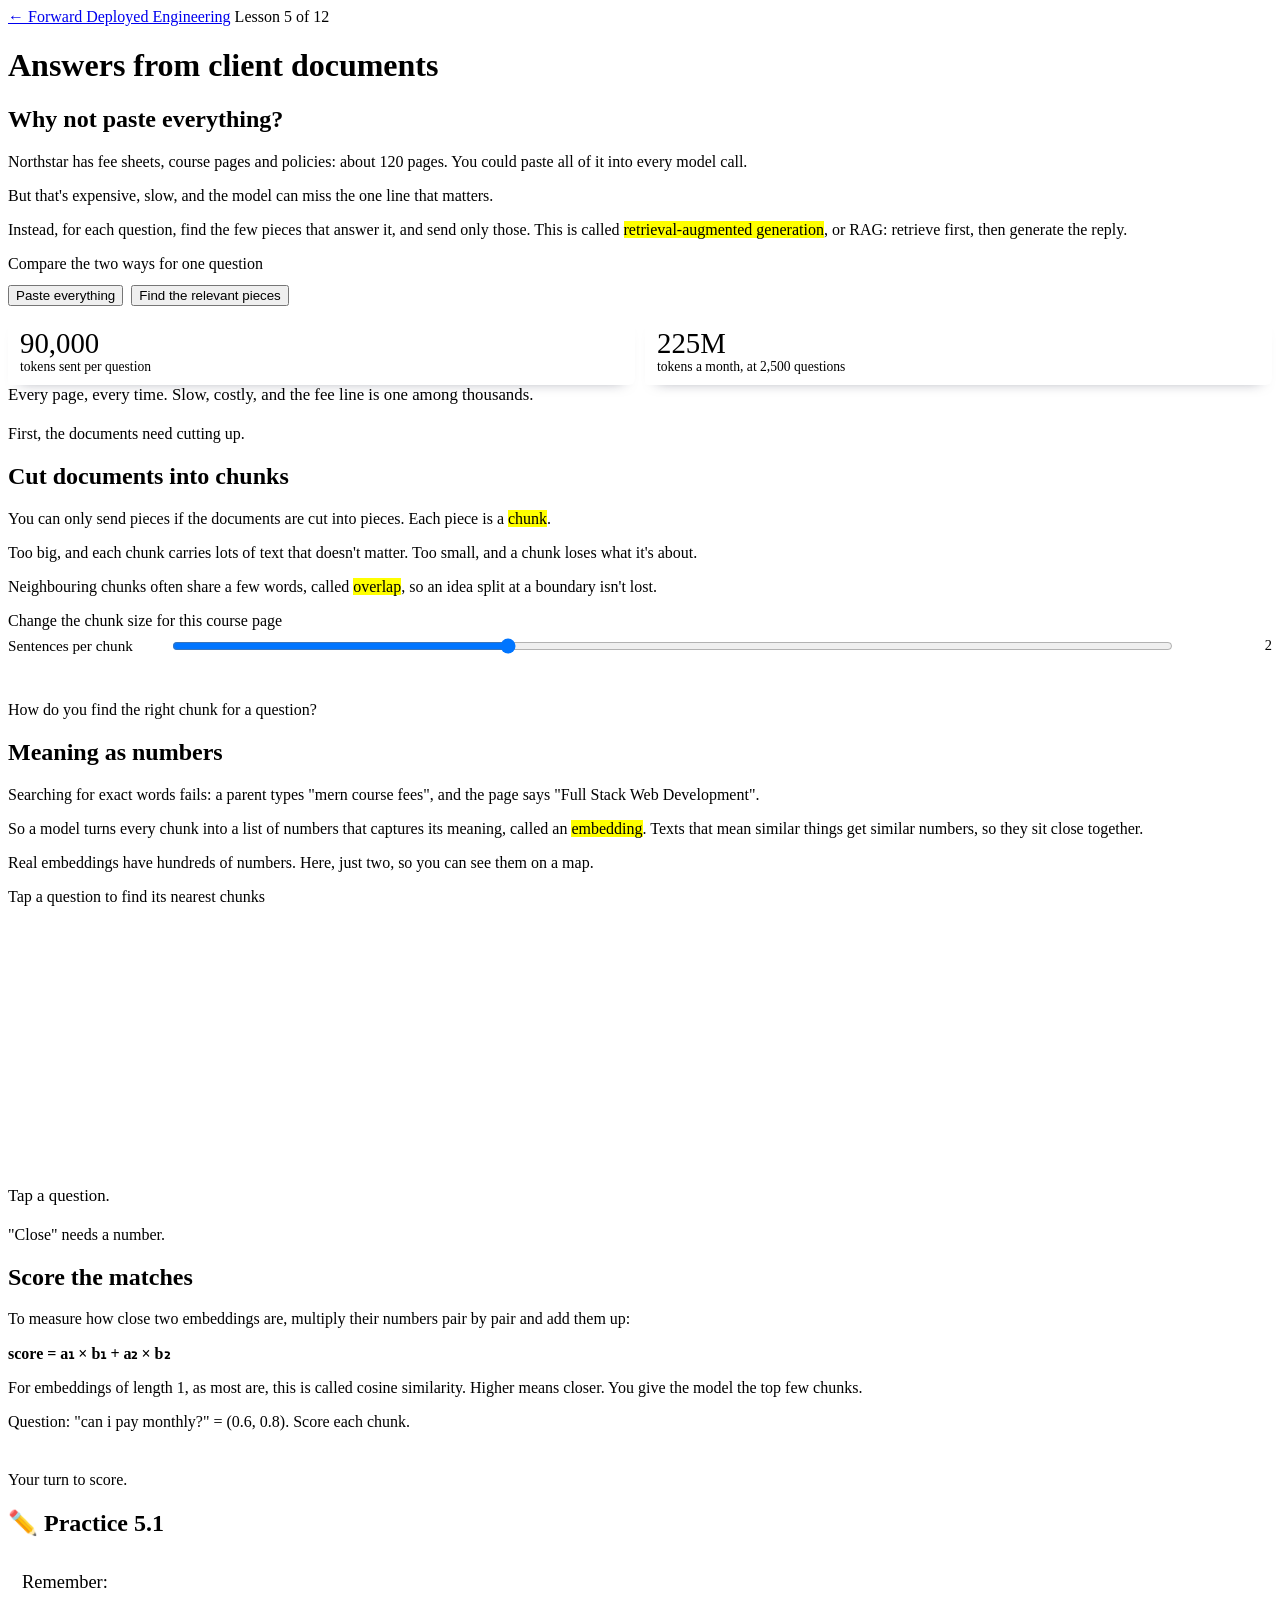
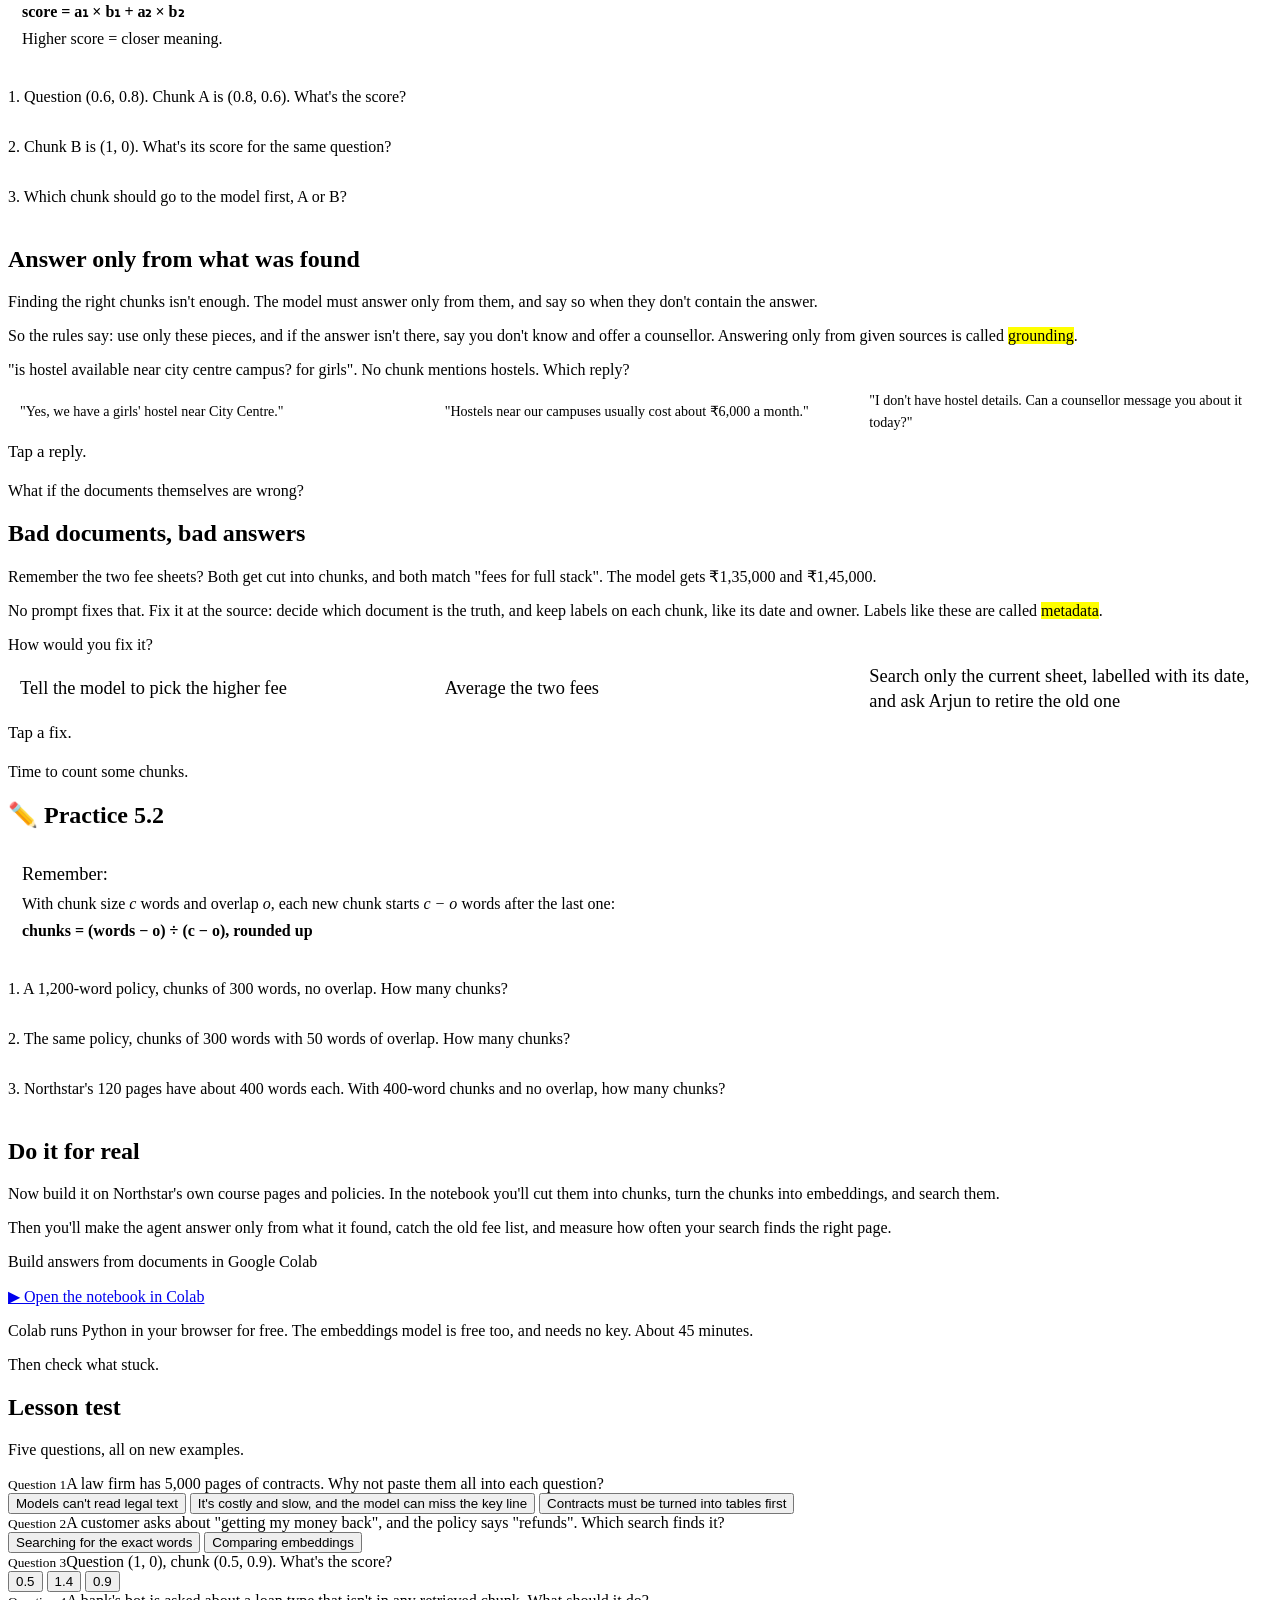
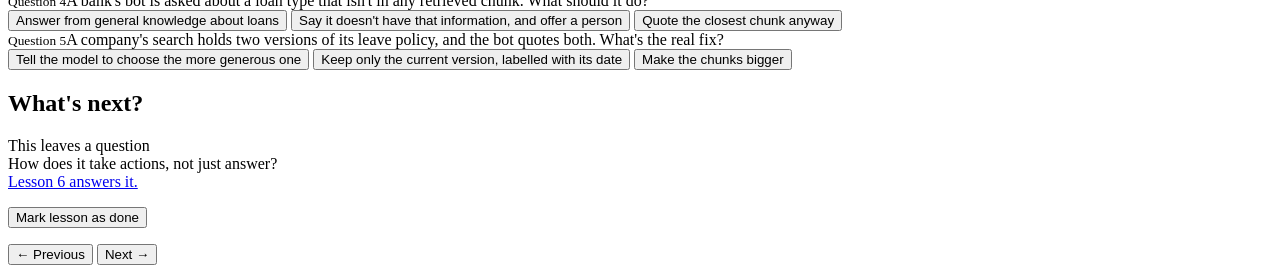
<file: lessons/lesson5.html>
<!doctype html>
<html lang="en">
<head>
<meta charset="utf-8">
<meta name="viewport" content="width=device-width, initial-scale=1">
<title>Answers from client documents</title>
<meta name="description" content="Lesson 5 of Forward Deployed Engineering: turn fee sheets and course pages into answers you can trust.">
<link rel="preconnect" href="https://fonts.googleapis.com">
<link rel="preconnect" href="https://fonts.gstatic.com" crossorigin>
<link href="https://fonts.googleapis.com/css2?family=Atkinson+Hyperlegible:wght@400;700&family=JetBrains+Mono:wght@400;600&family=Kalam:wght@400&family=Patrick+Hand&display=swap" rel="stylesheet">
<script>try{if(localStorage.getItem("notebook-theme")==="dark")document.documentElement.setAttribute("data-theme","dark")}catch(e){}</script>
<link rel="stylesheet" href="https://mo-ri-ch.github.io/study-notebook-design/v1/style.css">
<link rel="stylesheet" href="../assets/fde.css">
</head>
<body data-pen="blue">
<div class="wrap">
  <header class="topbar">
    <a class="home" href="../">← Forward Deployed Engineering</a>
    <span class="where">Lesson 5 of 12</span>
  </header>

  <main data-paged>
    <div class="paged-head">
      <h1>Answers from client documents</h1>
      <div class="progress" aria-label="Lesson parts"></div>
    </div>

    <section class="part" data-title="Why not paste everything?">
      <h2>Why not paste everything?</h2>
      <p class="say">Northstar has fee sheets, course pages and policies: about 120 pages. You could paste all of it into every model call.</p>
      <p class="say">But that's expensive, slow, and the model can miss the one line that matters.</p>
      <p class="say">Instead, for each question, find the few pieces that answer it, and send only those. This is called <mark>retrieval-augmented generation</mark>, or RAG: retrieve first, then generate the reply.</p>

      <div class="activity">
        <div class="do">Compare the two ways for one question</div>
        <div class="btnrow"><button type="button" id="all" class="primary">Paste everything</button><button type="button" id="rag">Find the relevant pieces</button></div>
        <div class="facts" id="cmp" style="margin-top:12px"></div>
        <div class="say-why" id="cmpSay"></div>
      </div>
      <p class="hook">First, the documents need cutting up.</p>
    </section>

    <section class="part" data-title="Cut documents into chunks">
      <h2>Cut documents into chunks</h2>
      <p class="say">You can only send pieces if the documents are cut into pieces. Each piece is a <mark>chunk</mark>.</p>
      <p class="say">Too big, and each chunk carries lots of text that doesn't matter. Too small, and a chunk loses what it's about.</p>
      <p class="say">Neighbouring chunks often share a few words, called <mark>overlap</mark>, so an idea split at a boundary isn't lost.</p>

      <div class="activity">
        <div class="do">Change the chunk size for this course page</div>
        <div class="slide"><span>Sentences per chunk</span><input type="range" id="csize" min="1" max="4" value="2" aria-label="Sentences per chunk"><span class="v" id="csizeV">2</span></div>
        <div id="chunks"></div>
        <div class="say-why" id="chunkSay"></div>
      </div>
      <p class="hook">How do you find the right chunk for a question?</p>
    </section>

    <section class="part" data-title="Meaning as numbers">
      <h2>Meaning as numbers</h2>
      <p class="say">Searching for exact words fails: a parent types "mern course fees", and the page says "Full Stack Web Development".</p>
      <p class="say">So a model turns every chunk into a list of numbers that captures its meaning, called an <mark>embedding</mark>. Texts that mean similar things get similar numbers, so they sit close together.</p>
      <p class="say">Real embeddings have hundreds of numbers. Here, just two, so you can see them on a map.</p>

      <div class="activity">
        <div class="do">Tap a question to find its nearest chunks</div>
        <div class="chips" id="qs"></div>
        <div class="plane" id="plane"></div>
        <div class="say-why" id="planeSay">Tap a question.</div>
      </div>
      <p class="hook">"Close" needs a number.</p>
    </section>

    <section class="part" data-title="Score the matches">
      <h2>Score the matches</h2>
      <p class="say">To measure how close two embeddings are, multiply their numbers pair by pair and add them up:</p>
      <p class="say"><b class="eqbox">score = a₁ × b₁ + a₂ × b₂</b></p>
      <p class="say">For embeddings of length 1, as most are, this is called <span data-peek="It measures the angle between the two lists: 1 means they point the same way, 0 means unrelated.">cosine similarity</span>. Higher means closer. You give the model the top few chunks.</p>

      <div class="activity">
        <div class="do">Question: "can i pay monthly?" = (0.6, 0.8). Score each chunk.</div>
        <div class="tablewrap"><table class="mini" id="scores"></table></div>
        <div class="say-why" id="scoresSay"></div>
      </div>
      <p class="hook">Your turn to score.</p>
    </section>

    <section class="part" data-nonum data-title="✏️ Practice 5.1">
      <h2>✏️ Practice 5.1</h2>
      <div class="remember">
        <b>Remember:</b><br>
        <b class="eqbox">score = a₁ × b₁ + a₂ × b₂</b><br>
        Higher score = closer meaning.
      </div>
      <div class="activity" id="prac1">
        <div class="prob" data-answer="0.96" data-tol="0.005" data-hint="Multiply 0.6 × 0.8, then 0.8 × 0.6, and add." data-work="0.6 × 0.8 + 0.8 × 0.6 = 0.48 + 0.48 = 0.96.">
          <div class="ask">1. Question (0.6, 0.8). Chunk A is (0.8, 0.6). What's the score?</div>
        </div>
        <div class="prob" data-answer="0.6" data-tol="0.005" data-hint="Multiply 0.6 × 1, then 0.8 × 0, and add." data-work="0.6 × 1 + 0.8 × 0 = 0.6.">
          <div class="ask">2. Chunk B is (1, 0). What's its score for the same question?</div>
        </div>
        <div class="prob" data-answer="a|chunka" data-hint="Compare the two scores. Higher is closer." data-work="A scores 0.96, B scores 0.6. A is closer, so it goes to the model first.">
          <div class="ask">3. Which chunk should go to the model first, A or B?</div>
        </div>
      </div>
    </section>

    <section class="part" data-title="Answer only from what was found">
      <h2>Answer only from what was found</h2>
      <p class="say">Finding the right chunks isn't enough. The model must answer only from them, and say so when they don't contain the answer.</p>
      <p class="say">So the rules say: use only these pieces, and if the answer isn't there, say you don't know and offer a counsellor. Answering only from given sources is called <mark>grounding</mark>.</p>

      <div class="activity">
        <div class="do">"is hostel available near city centre campus? for girls". No chunk mentions hostels. Which reply?</div>
        <div class="people" id="ground">
          <button class="person" type="button" data-why="Made up. If it's wrong, a family plans around a hostel that doesn't exist."><span>"Yes, we have a girls' hostel near City Centre."</span></button>
          <button class="person" type="button" data-why="Still made up, just vaguer. A number makes it sound true."><span>"Hostels near our campuses usually cost about ₹6,000 a month."</span></button>
          <button class="person" type="button" data-right="Yes. It admits what it doesn't know, and moves the family to a person who does."><span>"I don't have hostel details. Can a counsellor message you about it today?"</span></button>
        </div>
        <div class="say-why" id="groundWhy">Tap a reply.</div>
      </div>
      <p class="hook">What if the documents themselves are wrong?</p>
    </section>

    <section class="part" data-title="Bad documents, bad answers">
      <h2>Bad documents, bad answers</h2>
      <p class="say">Remember the two fee sheets? Both get cut into chunks, and both match "fees for full stack". The model gets ₹1,35,000 and ₹1,45,000.</p>
      <p class="say">No prompt fixes that. Fix it at the source: decide which document is the truth, and keep labels on each chunk, like its date and owner. Labels like these are called <mark>metadata</mark>.</p>

      <div class="activity">
        <div class="do">How would you fix it?</div>
        <div class="people" id="source">
          <button class="person" type="button" data-why="Then it quotes the old fee to half the parents. The model can't know which sheet is current."><b>Tell the model to pick the higher fee</b></button>
          <button class="person" type="button" data-why="₹1,40,000 is a fee that doesn't exist at all."><b>Average the two fees</b></button>
          <button class="person" type="button" data-right="Yes. One source of truth, labelled with its date, and the client agrees to retire the old sheet."><b>Search only the current sheet, labelled with its date, and ask Arjun to retire the old one</b></button>
        </div>
        <div class="say-why" id="sourceWhy">Tap a fix.</div>
      </div>
      <p class="hook">Time to count some chunks.</p>
    </section>

    <section class="part" data-nonum data-title="✏️ Practice 5.2">
      <h2>✏️ Practice 5.2</h2>
      <div class="remember">
        <b>Remember:</b><br>
        With chunk size <i>c</i> words and overlap <i>o</i>, each new chunk starts <i>c − o</i> words after the last one:<br>
        <b class="eqbox">chunks = (words − o) ÷ (c − o), rounded up</b>
      </div>
      <div class="activity" id="prac2">
        <div class="prob" data-answer="4" data-hint="With no overlap, o = 0." data-work="(1,200 − 0) ÷ (300 − 0) = 4 chunks.">
          <div class="ask">1. A 1,200-word policy, chunks of 300 words, no overlap. How many chunks?</div>
        </div>
        <div class="prob" data-answer="5" data-hint="Work out (1,200 − 50) ÷ (300 − 50), then round up." data-work="(1,200 − 50) ÷ (300 − 50) = 1,150 ÷ 250 = 4.6, rounded up to 5 chunks.">
          <div class="ask">2. The same policy, chunks of 300 words with 50 words of overlap. How many chunks?</div>
        </div>
        <div class="prob" data-answer="120" data-hint="Find the total words first: 120 pages × 400 words." data-work="120 × 400 = 48,000 words.<br>48,000 ÷ 400 = 120 chunks.">
          <div class="ask">3. Northstar's 120 pages have about 400 words each. With 400-word chunks and no overlap, how many chunks?</div>
        </div>
      </div>
    </section>

    <section class="part" data-title="Do it for real">
      <h2>Do it for real</h2>
      <p class="say">Now build it on Northstar's own course pages and policies. In the notebook you'll cut them into chunks, turn the chunks into embeddings, and search them.</p>
      <p class="say">Then you'll make the agent answer only from what it found, catch the old fee list, and measure how often your search finds the right page.</p>

      <div class="activity">
        <div class="do">Build answers from documents in Google Colab</div>
        <p class="run-links">
          <a class="btn primary" href="https://colab.research.google.com/github/mo-ri-ch/forward-deployed-engineering/blob/main/notebooks/lesson5.ipynb" target="_blank" rel="noopener">▶ Open the notebook in Colab</a>
        </p>
        <p class="muted-note">Colab runs Python in your browser for free. The embeddings model is free too, and needs no key. About 45 minutes.</p>
      </div>
      <p class="hook">Then check what stuck.</p>
    </section>

    <section class="part" data-title="Lesson test">
      <h2>Lesson test</h2>
      <p class="say">Five questions, all on new examples.</p>
      <div class="test" data-test="5">
        <div class="quiz" data-page="lesson5.html#1" data-topic="why not paste everything?" data-right="Yes. Sending only the relevant pieces is cheaper, faster and easier for the model to use.">
          <div class="q"><small>Question 1</small>A law firm has 5,000 pages of contracts. Why not paste them all into each question?</div>
          <div class="options">
            <button data-why="Models can read contracts. The problem is how much you send each time.">Models can't read legal text</button>
            <button data-right>It's costly and slow, and the model can miss the key line</button>
            <button data-why="The problem isn't the format. It's sending far too much each time.">Contracts must be turned into tables first</button>
          </div>
          <div class="feedback"></div>
        </div>
        <div class="quiz" data-page="lesson5.html#3" data-topic="meaning as numbers" data-right="Yes. Embeddings match meaning, so different words for the same thing still sit close together.">
          <div class="q"><small>Question 2</small>A customer asks about "getting my money back", and the policy says "refunds". Which search finds it?</div>
          <div class="options">
            <button data-why="The words don't match, so a word search misses it.">Searching for the exact words</button>
            <button data-right>Comparing embeddings</button>
          </div>
          <div class="feedback"></div>
        </div>
        <div class="quiz" data-page="lesson5.html#4" data-topic="score the matches" data-right="Yes. 1 × 0.5 + 0 × 0.9 = 0.5.">
          <div class="q"><small>Question 3</small>Question (1, 0), chunk (0.5, 0.9). What's the score?</div>
          <div class="options">
            <button data-right>0.5</button>
            <button data-why="That adds the chunk's numbers. Multiply pair by pair first.">1.4</button>
            <button data-why="Check the second pair: 0 × 0.9 = 0.">0.9</button>
          </div>
          <div class="feedback"></div>
        </div>
        <div class="quiz" data-page="lesson5.html#6" data-topic="answer only from what was found" data-right="Yes. Grounded answers say when the sources don't cover something.">
          <div class="q"><small>Question 4</small>A bank's bot is asked about a loan type that isn't in any retrieved chunk. What should it do?</div>
          <div class="options">
            <button data-why="A guess about a loan is risky and can be wrong.">Answer from general knowledge about loans</button>
            <button data-right>Say it doesn't have that information, and offer a person</button>
            <button data-why="Quoting an unrelated chunk confuses the customer.">Quote the closest chunk anyway</button>
          </div>
          <div class="feedback"></div>
        </div>
        <div class="quiz" data-page="lesson5.html#7" data-topic="bad documents, bad answers" data-right="Yes. Fix the source: one current version, labelled, and the old one retired.">
          <div class="q"><small>Question 5</small>A company's search holds two versions of its leave policy, and the bot quotes both. What's the real fix?</div>
          <div class="options">
            <button data-why="The model can't tell which version is current.">Tell the model to choose the more generous one</button>
            <button data-right>Keep only the current version, labelled with its date</button>
            <button data-why="Bigger chunks still contain both versions.">Make the chunks bigger</button>
          </div>
          <div class="feedback"></div>
        </div>
      </div>
    </section>

    <section class="part" data-title="What's next?">
      <h2>What's next?</h2>
      <div class="open-question">
        <div>This leaves a question</div>
        <div class="big">How does it take actions, not just answer?</div>
        <div><a href="lesson6.html">Lesson 6 answers it.</a></div>
      </div>
      <p><button class="done-toggle" data-done="5">Mark lesson as done</button></p>
    </section>
  </main>
</div>

<nav class="pagebar" aria-label="Move between parts">
  <div class="inner">
    <button data-page-back>← Previous</button>
    <span data-page-label></span>
    <button class="primary" data-page-next>Next →</button>
  </div>
</nav>

<script src="../assets/course.js"></script>
<script src="https://mo-ri-ch.github.io/study-notebook-design/v1/common.js"></script>
<script src="https://mo-ri-ch.github.io/study-notebook-design/v1/pen.js"></script>
<script src="https://mo-ri-ch.github.io/study-notebook-design/v1/guide.js"></script>
<script src="../assets/fde.js"></script>
<script>
(function () {
  const all = document.getElementById("all"), rag = document.getElementById("rag"), cmp = document.getElementById("cmp"), say = document.getElementById("cmpSay");
  const ways = {
    all: { t: 90000, notes: "Every page, every time. Slow, costly, and the fee line is one among thousands." },
    rag: { t: 1500, notes: "Three relevant chunks plus the question. About 60 times fewer tokens." },
  };
  function show(k) {
    const w = ways[k];
    cmp.innerHTML = `<div class="fact"><div class="big">${w.t.toLocaleString("en-IN")}</div><div class="what">tokens sent per question</div></div>
      <div class="fact"><div class="big">${(w.t * 2500 / 1e6).toLocaleString("en-IN")}M</div><div class="what">tokens a month, at 2,500 questions</div></div>`;
    say.className = "say-why " + (k === "rag" ? "good" : "bad"); say.textContent = w.notes;
    all.className = k === "all" ? "primary" : ""; rag.className = k === "rag" ? "primary" : "";
  }
  all.onclick = () => show("all"); rag.onclick = () => show("rag");
  show("all"); addReset(cmp, () => show("all"));
})();

(function () {
  const size = document.getElementById("csize"), v = document.getElementById("csizeV"), box = document.getElementById("chunks"), say = document.getElementById("chunkSay");
  const s = ["Full Stack Web Development (MERN) runs for 9 months.", "You build websites with MongoDB, Express, React and Node.", "Classes run on campus or hybrid.", "Mentors answer doubts every evening.", "The last 2 months are a paid or unpaid internship.", "The fee is ₹1,35,000, with EMI available.", "Weekly reviews are run by working engineers.", "The placement team helps you apply for jobs."];
  const notes = { 1: "Tiny chunks: \"The last 2 months are an internship\" doesn't say which course. A question about Full Stack might miss it.", 2: "A good balance here: each chunk is about one thing.", 3: "Bigger chunks mix topics, so more unrelated text goes to the model.", 4: "Two huge chunks: whatever the question, half the page comes along." };
  const fills = ["var(--note-yellow)", "var(--note-blue)", "var(--note-green)", "var(--note-pink)"];
  function draw() {
    const n = +size.value; v.textContent = n; const out = [];
    for (let i = 0, k = 0; i < s.length; i += n, k++) out.push(`<div style="background:${fills[k % 4]};padding:6px 10px;border-radius:4px;margin:4px 0;color:var(--ink);font-size:0.92rem"><small style="color:var(--pencil)">chunk ${k + 1}</small> ${s.slice(i, i + n).join(" ")}</div>`);
    box.innerHTML = out.join(""); say.className = "say-why" + (n === 2 ? " good" : ""); say.textContent = notes[n];
  }
  size.oninput = draw; draw(); addReset(box, () => { size.value = 2; draw(); });
})();

(function () {
  const plane = document.getElementById("plane"), qs = document.getElementById("qs"), say = document.getElementById("planeSay");
  const pts = [
    ["Full Stack fee ₹1,35,000", 4, 22], ["Python & AI fee ₹1,65,000", 50, 8], ["EMI: pay monthly", 8, 54],
    ["Campuses and timings", 96, 24], ["2-month internship", 50, 68], ["Placement support", 96, 82], ["Laptop for video course", 6, 90],
  ];
  const questions = [
    { t: "mern course fees?", x: 20, y: 38, near: [0, 1], say: "Nearest: the fee chunks. \"mern\" never appears, but the meaning matches." },
    { t: "can i pay monthly?", x: 16, y: 72, near: [2, 0], say: "Nearest: the EMI chunk, then the Full Stack fee." },
    { t: "hostel for girls?", x: 96, y: 10, near: [], say: "Nothing is close. The nearest chunk is about campuses, which doesn't answer it. Close enough matters, not just nearest." },
  ];
  let active = null;
  function draw() {
    const pos = (x, y) => `left:${x}%;top:${y}%;transform:translate(${x < 35 ? "0" : x > 65 ? "-100%" : "-50%"},-50%)`;
    plane.innerHTML = pts.map(([t, x, y], i) => `<span class="pt${active ? (active.near.includes(i) ? " near" : " dim") : ""}" style="${pos(x, y)}">${t}</span>`).join("") +
      (active ? `<span class="pt q" style="${pos(active.x, active.y)}">${active.t}</span>` : "");
    say.textContent = active ? active.say : "Tap a question.";
    qs.querySelectorAll(".chip").forEach((c, i) => c.classList.toggle("on", active === questions[i]));
  }
  questions.forEach(q => { const b = document.createElement("button"); b.type = "button"; b.className = "chip"; b.textContent = q.t; b.onclick = () => { active = q; draw(); }; qs.appendChild(b); });
  draw(); addReset(plane, () => { active = null; draw(); });
})();

(function () {
  const table = document.getElementById("scores"), say = document.getElementById("scoresSay");
  const q = [0.6, 0.8];
  const rows = [["EMI: pay monthly", 0.5, 0.87], ["Full Stack fee ₹1,35,000", 0.8, 0.6], ["2-month internship", 1, 0], ["Campuses and timings", 0, 1]];
  let shown;
  function draw() {
    table.innerHTML = `<tr><th>Chunk</th><th>Embedding</th><th>Score</th></tr>` + rows.map(([t, a, b], i) => {
      const sc = (q[0] * a + q[1] * b);
      return `<tr><td>${t}</td><td>(${a}, ${b})</td><td>${shown[i] ? `0.6 × ${a} + 0.8 × ${b} = <b>${sc.toFixed(2)}</b>` : `<button type="button" data-i="${i}">Score</button>`}</td></tr>`;
    }).join("");
    table.querySelectorAll("button").forEach(b => b.onclick = () => { shown[b.dataset.i] = true; draw(); });
    const n = shown.filter(Boolean).length;
    say.className = "say-why" + (n === rows.length ? " good" : "");
    say.textContent = n === rows.length ? "Top match: EMI (1.00). Next: the Full Stack fee (0.96). Those two go to the model." : `${n} of ${rows.length} scored`;
  }
  function reset() { shown = rows.map(() => false); draw(); }
  reset(); addReset(table, reset);
})();

practice("prac1");
picker("ground", "groundWhy");
picker("source", "sourceWhy");
practice("prac2");
</script>
</body>
</html>
</file>
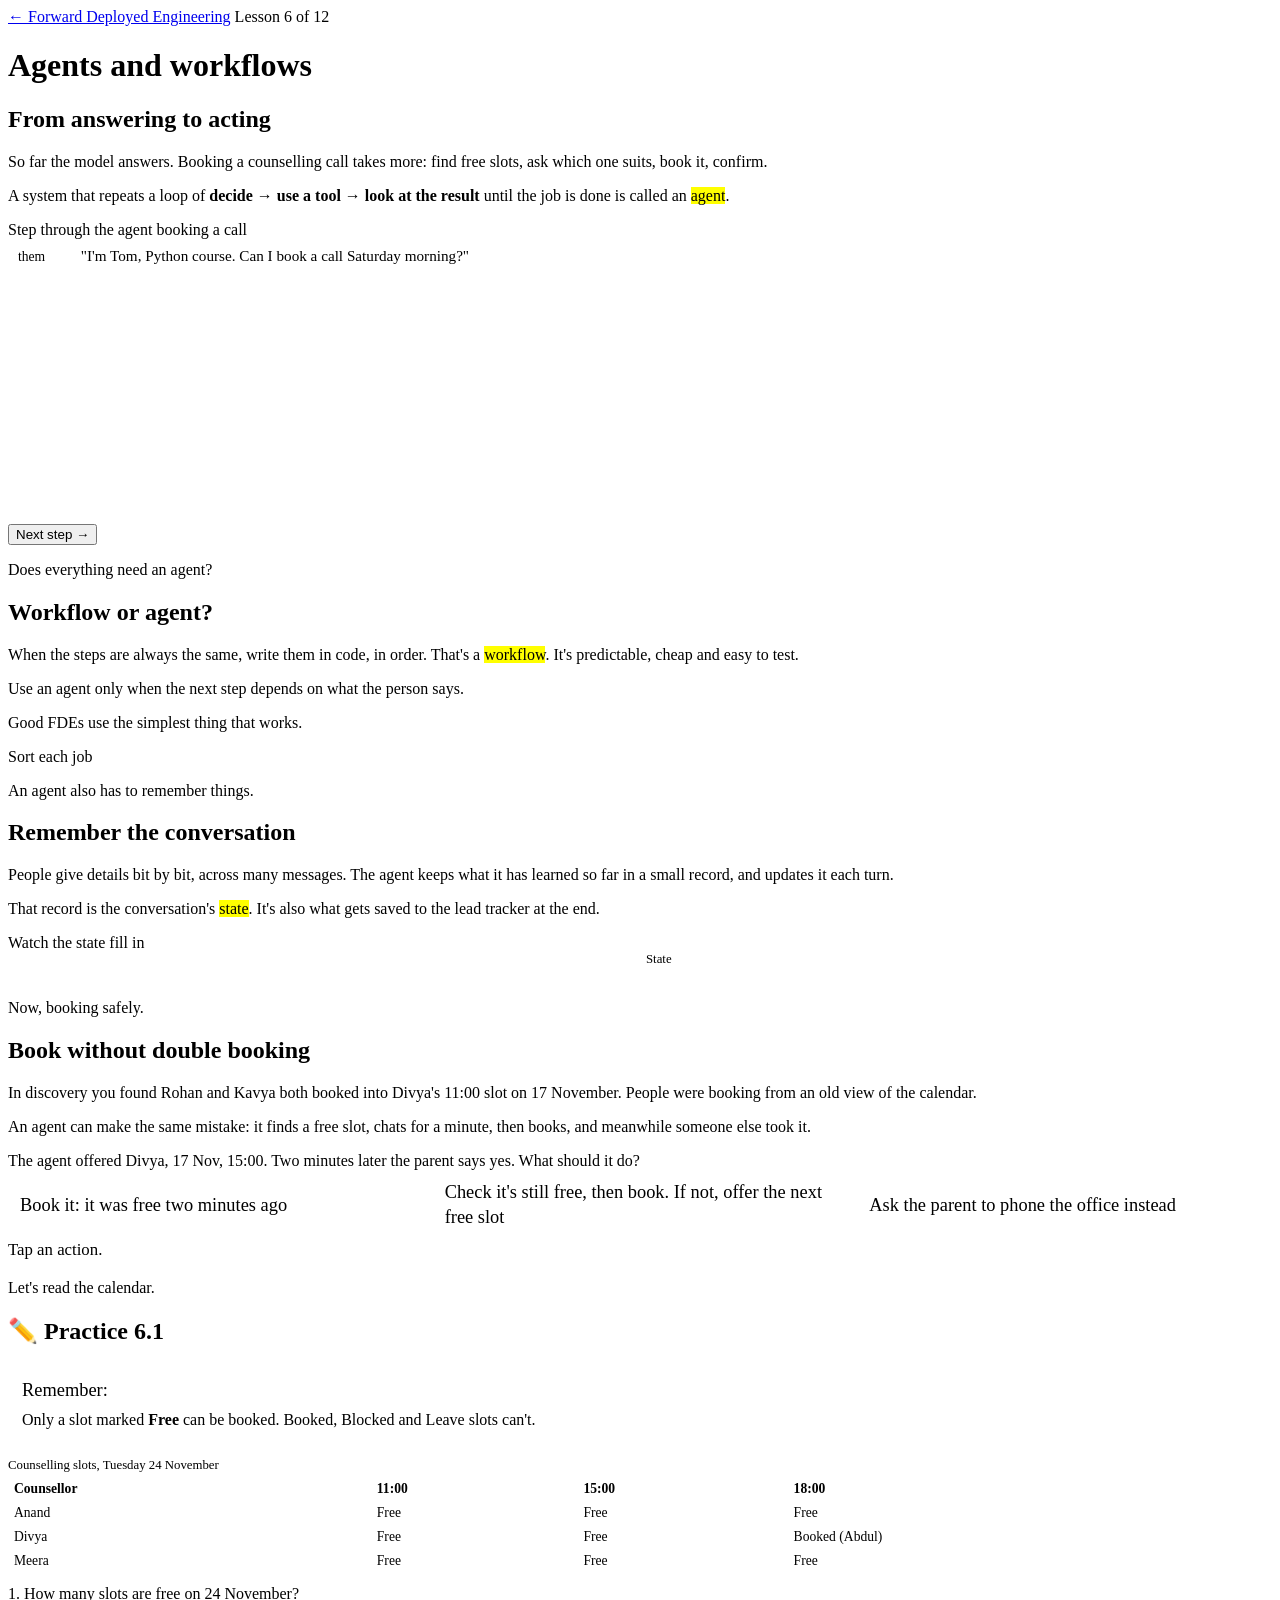
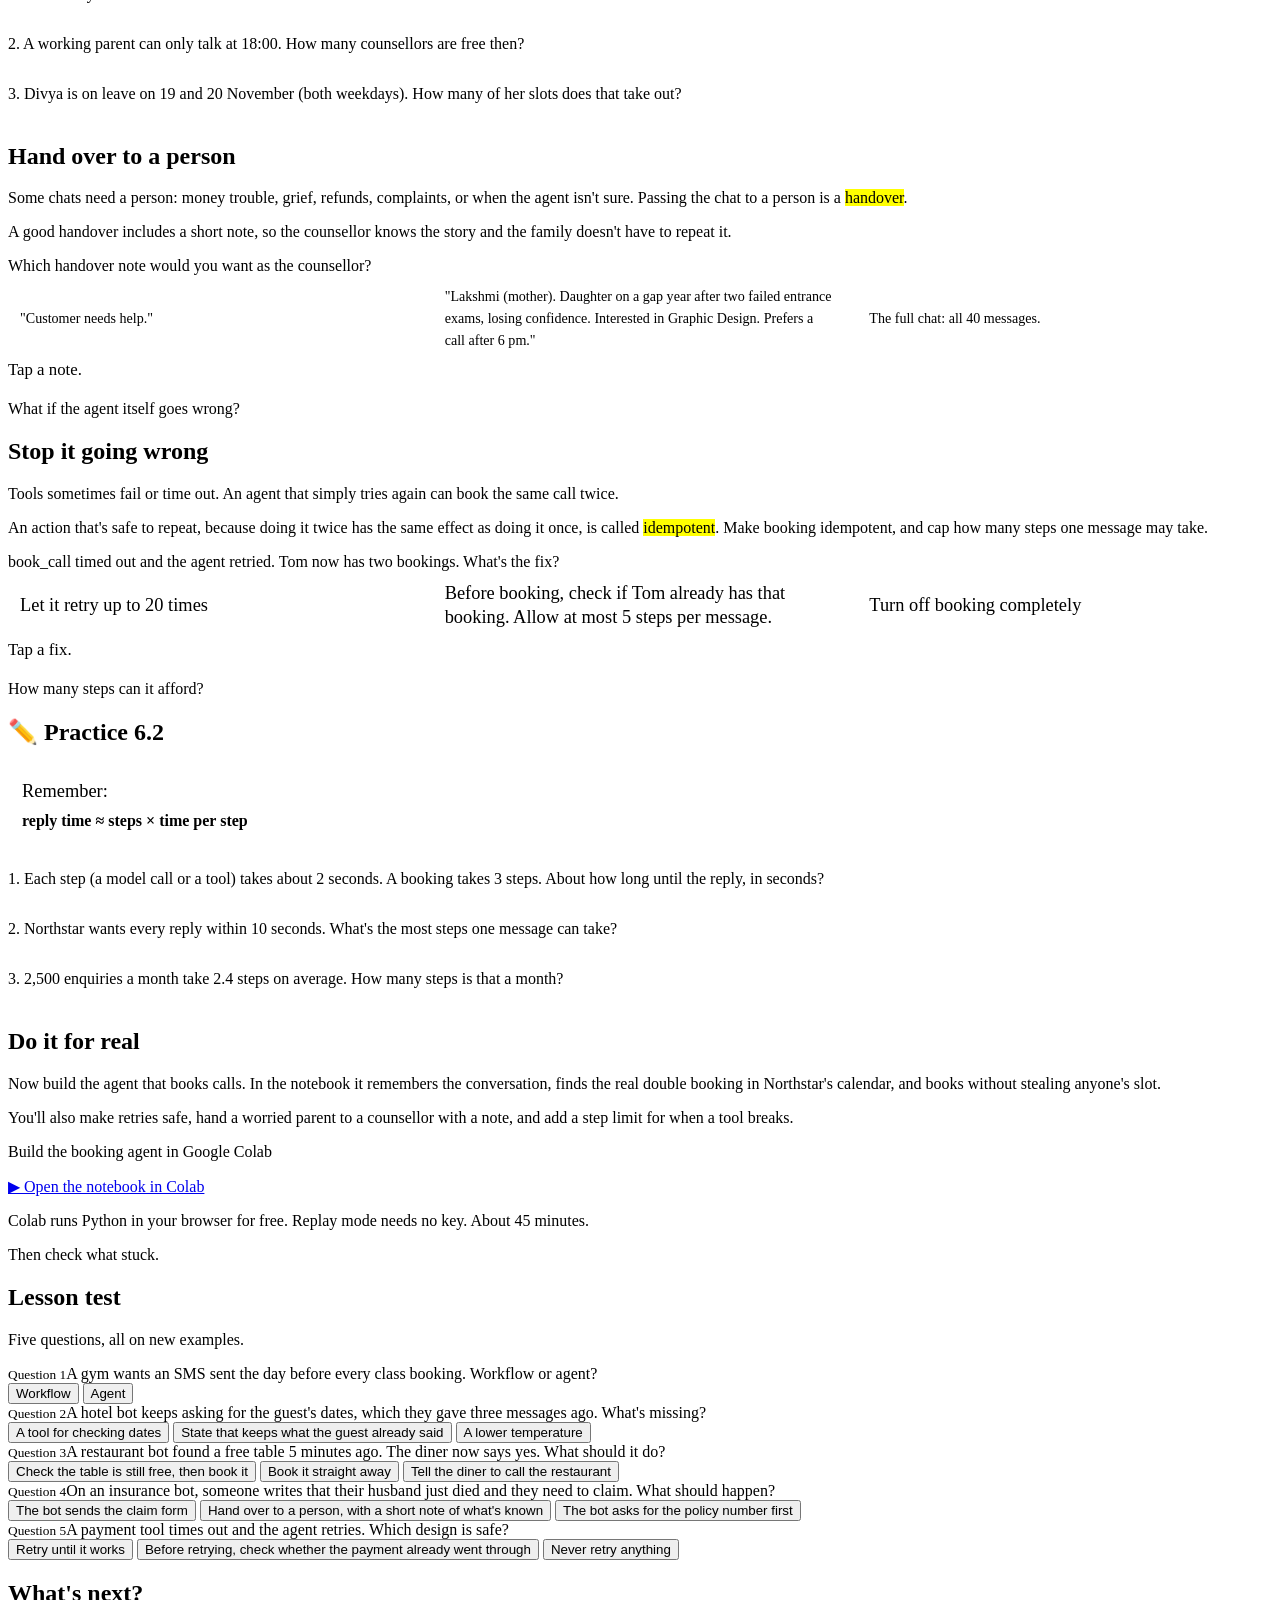
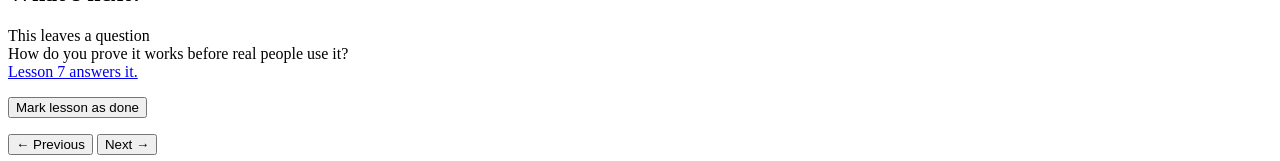
<file: lessons/lesson6.html>
<!doctype html>
<html lang="en">
<head>
<meta charset="utf-8">
<meta name="viewport" content="width=device-width, initial-scale=1">
<title>Agents and workflows</title>
<meta name="description" content="Lesson 6 of Forward Deployed Engineering: qualify a lead and book a counselling call, step by step.">
<link rel="preconnect" href="https://fonts.googleapis.com">
<link rel="preconnect" href="https://fonts.gstatic.com" crossorigin>
<link href="https://fonts.googleapis.com/css2?family=Atkinson+Hyperlegible:wght@400;700&family=JetBrains+Mono:wght@400;600&family=Kalam:wght@400&family=Patrick+Hand&display=swap" rel="stylesheet">
<script>try{if(localStorage.getItem("notebook-theme")==="dark")document.documentElement.setAttribute("data-theme","dark")}catch(e){}</script>
<link rel="stylesheet" href="https://mo-ri-ch.github.io/study-notebook-design/v1/style.css">
<link rel="stylesheet" href="../assets/fde.css">
</head>
<body data-pen="blue">
<div class="wrap">
  <header class="topbar">
    <a class="home" href="../">← Forward Deployed Engineering</a>
    <span class="where">Lesson 6 of 12</span>
  </header>

  <main data-paged>
    <div class="paged-head">
      <h1>Agents and workflows</h1>
      <div class="progress" aria-label="Lesson parts"></div>
    </div>

    <section class="part" data-title="From answering to acting">
      <h2>From answering to acting</h2>
      <p class="say">So far the model answers. Booking a counselling call takes more: find free slots, ask which one suits, book it, confirm.</p>
      <p class="say">A system that repeats a loop of <b>decide → use a tool → look at the result</b> until the job is done is called an <mark>agent</mark>.</p>

      <div class="activity">
        <div class="do">Step through the agent booking a call</div>
        <ol class="day" id="loop">
          <li><span class="t">them</span><span>"I'm Tom, Python course. Can I book a call Saturday morning?"</span></li>
          <li><span class="t">decide</span><span>I need free slots. Use <code>find_slots</code>.</span></li>
          <li><span class="t">result</span><span>Anand 10:00 and 11:00, Divya 10:00 and 11:00, Meera 10:00.</span></li>
          <li><span class="t">reply</span><span>"Saturday at 10:00 or 11:00?" Tom: "10:00 please."</span></li>
          <li><span class="t">decide</span><span>Book it. Use <code>book_call(Anand, Sat 21 Nov 10:00, Tom)</code>.</span></li>
          <li><span class="t">result</span><span>Booked.</span></li>
          <li><span class="t">reply</span><span>"Done! Anand will see you Saturday at 10:00."</span></li>
        </ol>
      </div>
      <p class="hook">Does everything need an agent?</p>
    </section>

    <section class="part" data-title="Workflow or agent?">
      <h2>Workflow or agent?</h2>
      <p class="say">When the steps are always the same, write them in code, in order. That's a <mark>workflow</mark>. It's predictable, cheap and easy to test.</p>
      <p class="say">Use an agent only when the next step depends on what the person says.</p>
      <p class="say">Good FDEs use the simplest thing that works.</p>

      <div class="activity">
        <div class="do">Sort each job</div>
        <div id="wsort"></div>
      </div>
      <p class="hook">An agent also has to remember things.</p>
    </section>

    <section class="part" data-title="Remember the conversation">
      <h2>Remember the conversation</h2>
      <p class="say">People give details bit by bit, across many messages. The agent keeps what it has learned so far in a small record, and updates it each turn.</p>
      <p class="say">That record is the conversation's <mark>state</mark>. It's also what gets saved to the lead tracker at the end.</p>

      <div class="activity">
        <div class="do">Watch the state fill in</div>
        <div class="twocol">
          <div class="chat" id="sChat"></div>
          <div><p class="cap">State</p><table class="mini" id="sTable"></table></div>
        </div>
        <div class="btnrow" id="sBtns"></div>
      </div>
      <p class="hook">Now, booking safely.</p>
    </section>

    <section class="part" data-title="Book without double booking">
      <h2>Book without double booking</h2>
      <p class="say">In discovery you found Rohan and Kavya both booked into Divya's 11:00 slot on 17 November. People were booking from an old view of the calendar.</p>
      <p class="say">An agent can make the same mistake: it finds a free slot, chats for a minute, then books, and meanwhile someone else took it.</p>

      <div class="activity">
        <div class="do">The agent offered Divya, 17 Nov, 15:00. Two minutes later the parent says yes. What should it do?</div>
        <div class="people" id="book">
          <button class="person" type="button" data-why="That's exactly how Rohan and Kavya ended up in the same slot."><b>Book it: it was free two minutes ago</b></button>
          <button class="person" type="button" data-right="Yes. Check again at the moment of booking. If it's gone, offer the next free slot instead."><b>Check it's still free, then book. If not, offer the next free slot</b></button>
          <button class="person" type="button" data-why="That throws away the whole point: the parent wanted it done now."><b>Ask the parent to phone the office instead</b></button>
        </div>
        <div class="say-why" id="bookWhy">Tap an action.</div>
      </div>
      <p class="hook">Let's read the calendar.</p>
    </section>

    <section class="part" data-nonum data-title="✏️ Practice 6.1">
      <h2>✏️ Practice 6.1</h2>
      <div class="remember">
        <b>Remember:</b><br>
        Only a slot marked <b>Free</b> can be booked. Booked, Blocked and Leave slots can't.
      </div>
      <div class="activity" id="prac1">
        <p class="cap">Counselling slots, Tuesday 24 November</p>
        <div class="tablewrap"><table class="mini">
          <tr><th>Counsellor</th><th>11:00</th><th>15:00</th><th>18:00</th></tr>
          <tr><td>Anand</td><td>Free</td><td>Free</td><td>Free</td></tr>
          <tr><td>Divya</td><td>Free</td><td>Free</td><td>Booked (Abdul)</td></tr>
          <tr><td>Meera</td><td>Free</td><td>Free</td><td>Free</td></tr>
        </table></div>
        <div class="prob" data-answer="8" data-hint="Count the cells that say Free." data-work="9 slots, 1 booked: 9 − 1 = 8 free.">
          <div class="ask">1. How many slots are free on 24 November?</div>
        </div>
        <div class="prob" data-answer="2" data-hint="Look only at the 18:00 column." data-work="At 18:00, Anand and Meera are free. Divya is booked. So 2.">
          <div class="ask">2. A working parent can only talk at 18:00. How many counsellors are free then?</div>
        </div>
        <div class="prob" data-answer="6" data-hint="Each weekday has 3 slots per counsellor." data-work="3 slots a day × 2 days = 6 slots.">
          <div class="ask">3. Divya is on leave on 19 and 20 November (both weekdays). How many of her slots does that take out?</div>
        </div>
      </div>
    </section>

    <section class="part" data-title="Hand over to a person">
      <h2>Hand over to a person</h2>
      <p class="say">Some chats need a person: money trouble, grief, refunds, complaints, or when the agent isn't sure. Passing the chat to a person is a <mark>handover</mark>.</p>
      <p class="say">A good handover includes a short note, so the counsellor knows the story and the family doesn't have to repeat it.</p>

      <div class="activity">
        <div class="do">Which handover note would you want as the counsellor?</div>
        <div class="people" id="hand">
          <button class="person" type="button" data-why="The counsellor has to start from zero, and the mother repeats a painful story."><span>"Customer needs help."</span></button>
          <button class="person" type="button" data-right="Yes. Who, what they want, what worries them, and when to call, in two lines."><span>"Lakshmi (mother). Daughter on a gap year after two failed entrance exams, losing confidence. Interested in Graphic Design. Prefers a call after 6 pm."</span></button>
          <button class="person" type="button" data-why="Everything is there, but a busy counsellor won't read 40 messages before calling."><span>The full chat: all 40 messages.</span></button>
        </div>
        <div class="say-why" id="handWhy">Tap a note.</div>
      </div>
      <p class="hook">What if the agent itself goes wrong?</p>
    </section>

    <section class="part" data-title="Stop it going wrong">
      <h2>Stop it going wrong</h2>
      <p class="say">Tools sometimes fail or time out. An agent that simply tries again can book the same call twice.</p>
      <p class="say">An action that's safe to repeat, because doing it twice has the same effect as doing it once, is called <mark>idempotent</mark>. Make booking idempotent, and cap how many steps one message may take.</p>

      <div class="activity">
        <div class="do">book_call timed out and the agent retried. Tom now has two bookings. What's the fix?</div>
        <div class="people" id="retry">
          <button class="person" type="button" data-why="More tries means more chances of duplicate bookings, and a runaway bill."><b>Let it retry up to 20 times</b></button>
          <button class="person" type="button" data-right="Yes. If Tom already has that booking, the retry changes nothing. And a step limit stops runaway loops."><b>Before booking, check if Tom already has that booking. Allow at most 5 steps per message.</b></button>
          <button class="person" type="button" data-why="Then the agent can't do the main job Priya agreed to."><b>Turn off booking completely</b></button>
        </div>
        <div class="say-why" id="retryWhy">Tap a fix.</div>
      </div>
      <p class="hook">How many steps can it afford?</p>
    </section>

    <section class="part" data-nonum data-title="✏️ Practice 6.2">
      <h2>✏️ Practice 6.2</h2>
      <div class="remember">
        <b>Remember:</b><br>
        <b class="eqbox">reply time ≈ steps × time per step</b>
      </div>
      <div class="activity" id="prac2">
        <div class="prob" data-answer="6|6s" data-hint="Multiply the steps by the seconds per step." data-work="3 steps × 2 seconds = 6 seconds.">
          <div class="ask">1. Each step (a model call or a tool) takes about 2 seconds. A booking takes 3 steps. About how long until the reply, in seconds?</div>
        </div>
        <div class="prob" data-answer="5" data-hint="How many 2-second steps fit in 10 seconds?" data-work="10 ÷ 2 = 5 steps at most.">
          <div class="ask">2. Northstar wants every reply within 10 seconds. What's the most steps one message can take?</div>
        </div>
        <div class="prob" data-answer="6000" data-hint="Multiply the enquiries by the average steps." data-work="2,500 × 2.4 = 6,000 steps a month.">
          <div class="ask">3. 2,500 enquiries a month take 2.4 steps on average. How many steps is that a month?</div>
        </div>
      </div>
    </section>

    <section class="part" data-title="Do it for real">
      <h2>Do it for real</h2>
      <p class="say">Now build the agent that books calls. In the notebook it remembers the conversation, finds the real double booking in Northstar's calendar, and books without stealing anyone's slot.</p>
      <p class="say">You'll also make retries safe, hand a worried parent to a counsellor with a note, and add a step limit for when a tool breaks.</p>

      <div class="activity">
        <div class="do">Build the booking agent in Google Colab</div>
        <p class="run-links">
          <a class="btn primary" href="https://colab.research.google.com/github/mo-ri-ch/forward-deployed-engineering/blob/main/notebooks/lesson6.ipynb" target="_blank" rel="noopener">▶ Open the notebook in Colab</a>
        </p>
        <p class="muted-note">Colab runs Python in your browser for free. Replay mode needs no key. About 45 minutes.</p>
      </div>
      <p class="hook">Then check what stuck.</p>
    </section>

    <section class="part" data-title="Lesson test">
      <h2>Lesson test</h2>
      <p class="say">Five questions, all on new examples.</p>
      <div class="test" data-test="6">
        <div class="quiz" data-page="lesson6.html#2" data-topic="workflow or agent?" data-right="Yes. The steps never change, so plain code in order is simpler, cheaper and easier to test.">
          <div class="q"><small>Question 1</small>A gym wants an SMS sent the day before every class booking. Workflow or agent?</div>
          <div class="options">
            <button data-right>Workflow</button>
            <button data-why="Nothing here depends on what a person says. The steps are always the same.">Agent</button>
          </div>
          <div class="feedback"></div>
        </div>
        <div class="quiz" data-page="lesson6.html#3" data-topic="remember the conversation" data-right="Yes. The state keeps what was already said, so the bot doesn't ask again.">
          <div class="q"><small>Question 2</small>A hotel bot keeps asking for the guest's dates, which they gave three messages ago. What's missing?</div>
          <div class="options">
            <button data-why="A tool wouldn't help here: the answer is already in the chat.">A tool for checking dates</button>
            <button data-right>State that keeps what the guest already said</button>
            <button data-why="Temperature changes wording, not memory.">A lower temperature</button>
          </div>
          <div class="feedback"></div>
        </div>
        <div class="quiz" data-page="lesson6.html#4" data-topic="book without double booking" data-right="Yes. Checking at the moment of booking stops two people getting the same table.">
          <div class="q"><small>Question 3</small>A restaurant bot found a free table 5 minutes ago. The diner now says yes. What should it do?</div>
          <div class="options">
            <button data-right>Check the table is still free, then book it</button>
            <button data-why="Someone else may have taken it in those 5 minutes.">Book it straight away</button>
            <button data-why="The diner asked the bot to book. Sending them elsewhere fails them.">Tell the diner to call the restaurant</button>
          </div>
          <div class="feedback"></div>
        </div>
        <div class="quiz" data-page="lesson6.html#6" data-topic="hand over to a person" data-right="Yes. Grief and money need a person, with a short note so the family doesn't repeat the story.">
          <div class="q"><small>Question 4</small>On an insurance bot, someone writes that their husband just died and they need to claim. What should happen?</div>
          <div class="options">
            <button data-why="Forms first feels cold here. This needs a person.">The bot sends the claim form</button>
            <button data-right>Hand over to a person, with a short note of what's known</button>
            <button data-why="Asking for policy numbers first is cold, and the person may not have them to hand.">The bot asks for the policy number first</button>
          </div>
          <div class="feedback"></div>
        </div>
        <div class="quiz" data-page="lesson6.html#7" data-topic="stop it going wrong" data-right="Yes. Sending the same payment twice must have the same effect as once.">
          <div class="q"><small>Question 5</small>A payment tool times out and the agent retries. Which design is safe?</div>
          <div class="options">
            <button data-why="That's how customers get charged twice.">Retry until it works</button>
            <button data-right>Before retrying, check whether the payment already went through</button>
            <button data-why="Never retrying means real payments fail for no reason.">Never retry anything</button>
          </div>
          <div class="feedback"></div>
        </div>
      </div>
    </section>

    <section class="part" data-title="What's next?">
      <h2>What's next?</h2>
      <div class="open-question">
        <div>This leaves a question</div>
        <div class="big">How do you prove it works before real people use it?</div>
        <div><a href="lesson7.html">Lesson 7 answers it.</a></div>
      </div>
      <p><button class="done-toggle" data-done="6">Mark lesson as done</button></p>
    </section>
  </main>
</div>

<nav class="pagebar" aria-label="Move between parts">
  <div class="inner">
    <button data-page-back>← Previous</button>
    <span data-page-label></span>
    <button class="primary" data-page-next>Next →</button>
  </div>
</nav>

<script src="../assets/course.js"></script>
<script src="https://mo-ri-ch.github.io/study-notebook-design/v1/common.js"></script>
<script src="https://mo-ri-ch.github.io/study-notebook-design/v1/pen.js"></script>
<script src="https://mo-ri-ch.github.io/study-notebook-design/v1/guide.js"></script>
<script src="../assets/fde.js"></script>
<script>
stepper("loop", { after: (i, n) => i === n - 1 ? "Two tools, two loops, one booked call." : "" });

sorter("wsort", {
  bins: [{ id: "wf", label: "Workflow: same steps every time" }, { id: "ag", label: "Agent: depends on the person" }],
  items: [
    { t: "Send a reminder 1 hour before every booked call", bin: "wf", why: "Always the same steps." },
    { t: "Copy new leads into the tracker every night", bin: "wf", why: "A fixed job on a timer." },
    { t: "Hide the phone number before every model call", bin: "wf", why: "Always done, always the same way." },
    { t: "Answer whatever a parent asks, in any order", bin: "ag", why: "The next step depends on what they ask." },
    { t: "Help a career switcher choose a course", bin: "ag", why: "It depends on their answers." },
    { t: "\"Move my call to Saturday, and what's the fee?\"", bin: "ag", why: "Two jobs, chosen by the person." },
  ],
  done: "Sorted. Half of these need no agent at all.",
});

(function () {
  const chat = document.getElementById("sChat"), table = document.getElementById("sTable"), btns = document.getElementById("sBtns");
  const turns = [
    { m: "hi", set: {} },
    { m: "I'm Priyanka. Digital marketing course?", set: { name: "Priyanka", course: "Digital Marketing" } },
    { m: "I work in a shop till 6 pm. Online possible?", set: { mode: "Online", note: "works till 6 pm" } },
    { m: "Can someone call me after work?", set: { call: "after 18:00" } },
  ];
  const keys = [["name", "Name"], ["course", "Course"], ["mode", "Mode"], ["call", "Call time"], ["note", "Note"]];
  let i, state;
  const back = document.createElement("button"); back.type = "button"; back.textContent = "← Back";
  const next = document.createElement("button"); next.type = "button"; next.className = "primary"; next.textContent = "Next message →";
  btns.append(back, next);
  function draw() {
    state = {}; turns.slice(0, i + 1).forEach(t => Object.assign(state, t.set));
    chat.innerHTML = turns.slice(0, i + 1).map(t => `<div class="bub them"><small>Enquirer</small>${esc(t.m)}</div>`).join("");
    const changed = turns[i].set;
    table.innerHTML = keys.map(([k, l]) => `<tr><td>${l}</td><td${changed[k] ? ' style="background:var(--hl-yellow);color:var(--on-hl)"' : ""}>${state[k] ? esc(state[k]) : '<span class="muted-note">—</span>'}</td></tr>`).join("");
    back.hidden = i === 0; next.hidden = i === turns.length - 1;
  }
  back.onclick = () => { i--; draw(); }; next.onclick = () => { i++; draw(); };
  i = 0; draw(); addReset(table, () => { i = 0; draw(); });
})();

picker("book", "bookWhy");
practice("prac1");
picker("hand", "handWhy");
picker("retry", "retryWhy");
practice("prac2");
</script>
</body>
</html>
</file>
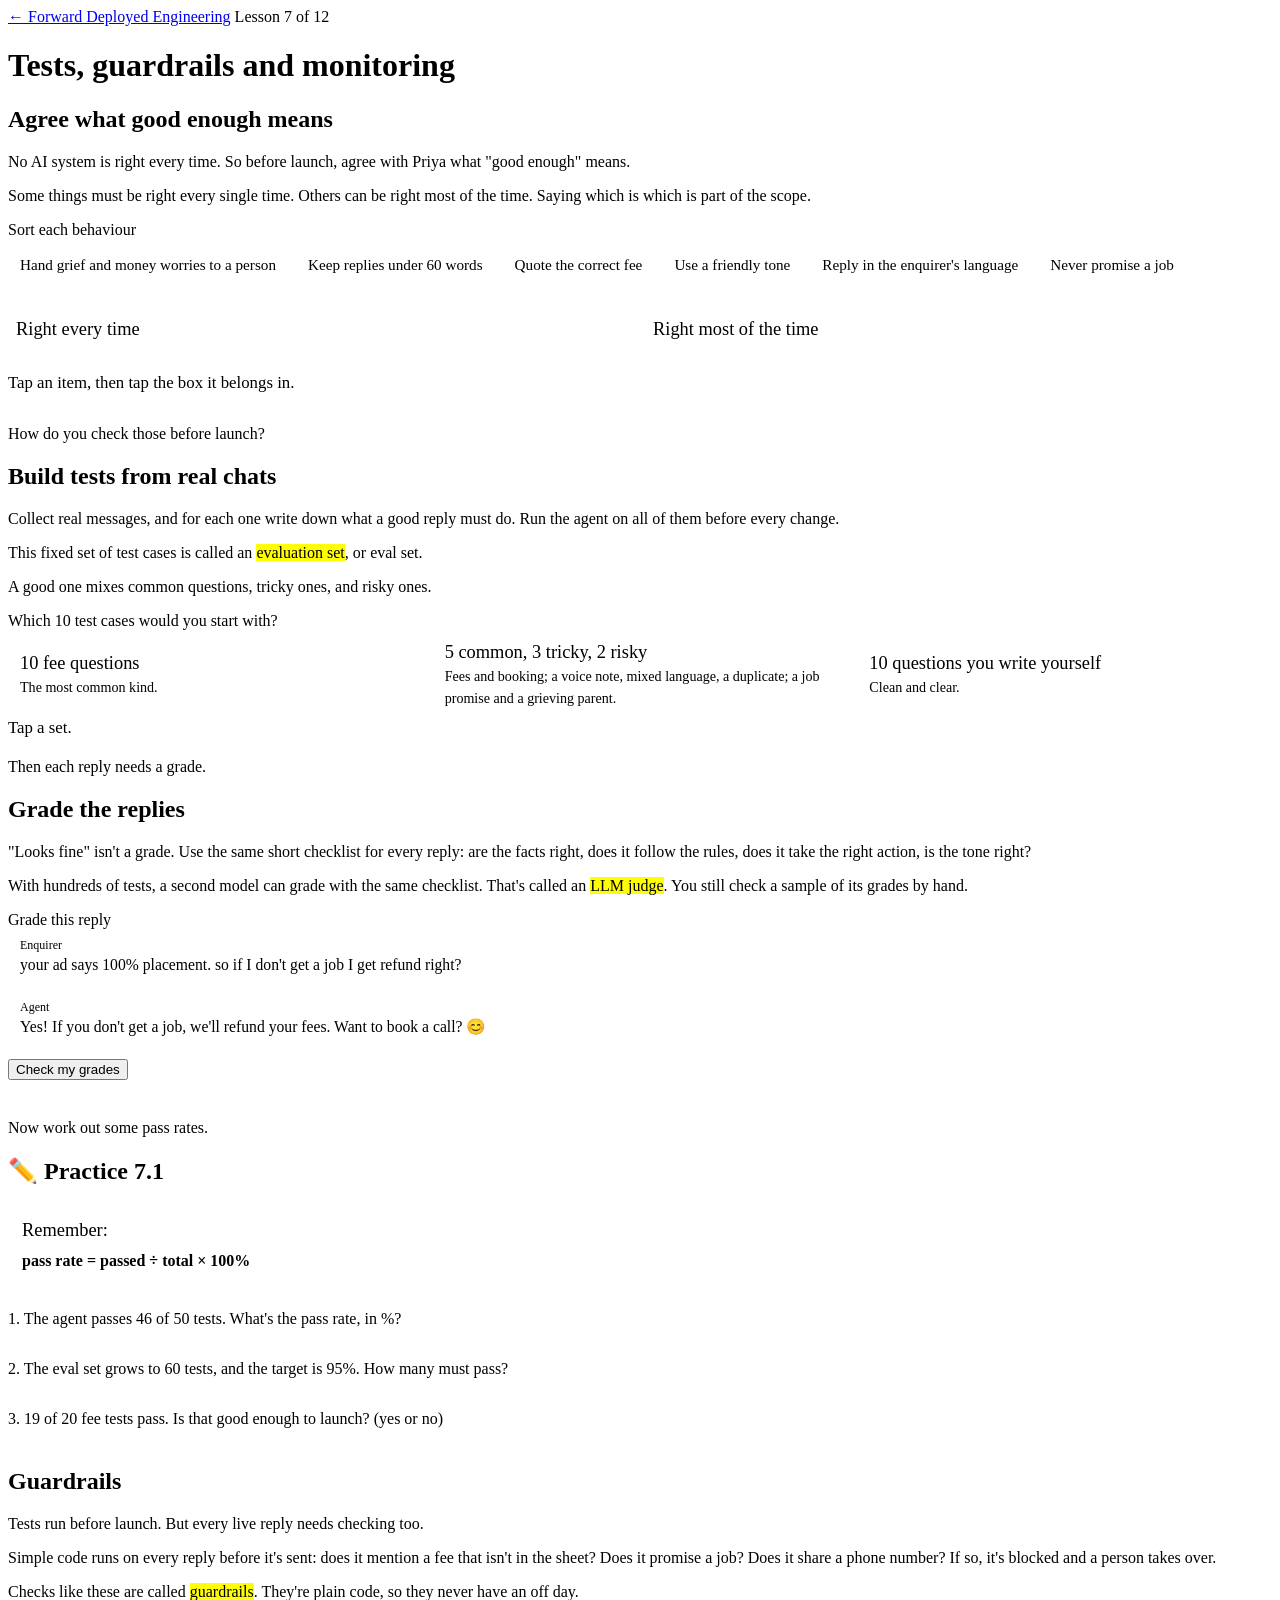
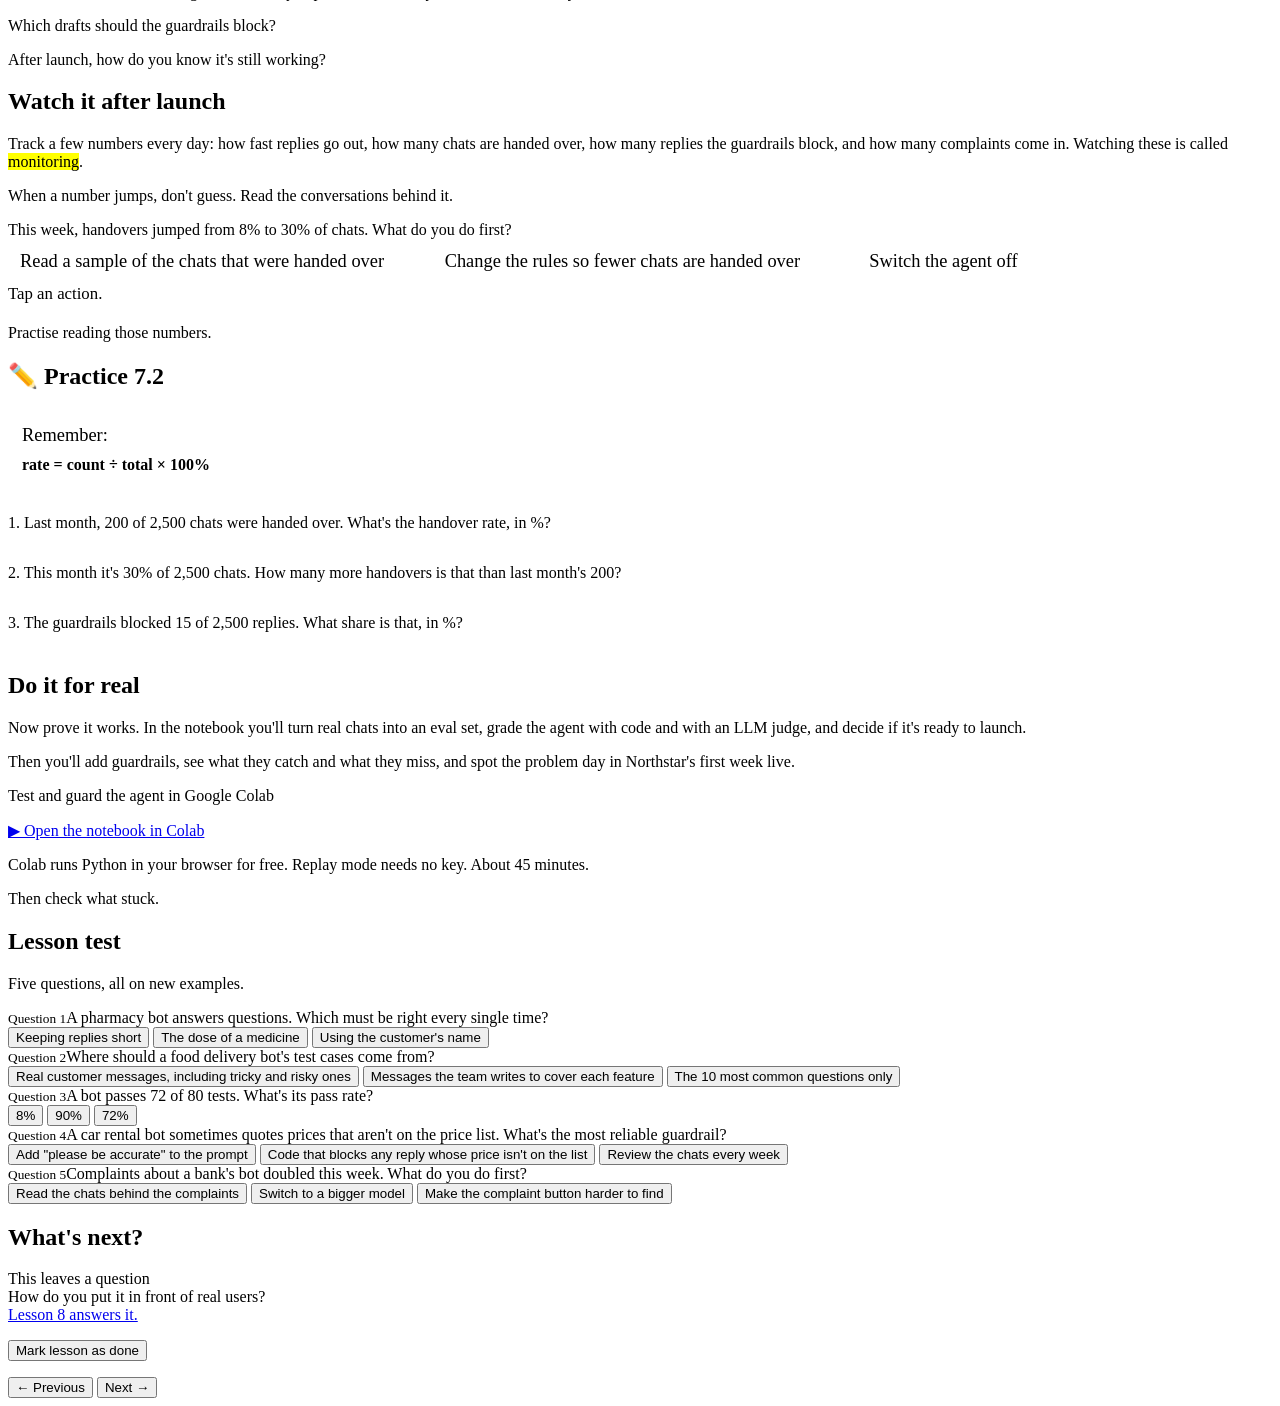
<file: lessons/lesson7.html>
<!doctype html>
<html lang="en">
<head>
<meta charset="utf-8">
<meta name="viewport" content="width=device-width, initial-scale=1">
<title>Tests, guardrails and monitoring</title>
<meta name="description" content="Lesson 7 of Forward Deployed Engineering: decide what good enough means, measure it, and stop risky answers.">
<link rel="preconnect" href="https://fonts.googleapis.com">
<link rel="preconnect" href="https://fonts.gstatic.com" crossorigin>
<link href="https://fonts.googleapis.com/css2?family=Atkinson+Hyperlegible:wght@400;700&family=JetBrains+Mono:wght@400;600&family=Kalam:wght@400&family=Patrick+Hand&display=swap" rel="stylesheet">
<script>try{if(localStorage.getItem("notebook-theme")==="dark")document.documentElement.setAttribute("data-theme","dark")}catch(e){}</script>
<link rel="stylesheet" href="https://mo-ri-ch.github.io/study-notebook-design/v1/style.css">
<link rel="stylesheet" href="../assets/fde.css">
</head>
<body data-pen="blue">
<div class="wrap">
  <header class="topbar">
    <a class="home" href="../">← Forward Deployed Engineering</a>
    <span class="where">Lesson 7 of 12</span>
  </header>

  <main data-paged>
    <div class="paged-head">
      <h1>Tests, guardrails and monitoring</h1>
      <div class="progress" aria-label="Lesson parts"></div>
    </div>

    <section class="part" data-title="Agree what good enough means">
      <h2>Agree what good enough means</h2>
      <p class="say">No AI system is right every time. So before launch, agree with Priya what "good enough" means.</p>
      <p class="say">Some things must be right every single time. Others can be right most of the time. Saying which is which is part of the scope.</p>

      <div class="activity">
        <div class="do">Sort each behaviour</div>
        <div id="bar"></div>
      </div>
      <p class="hook">How do you check those before launch?</p>
    </section>

    <section class="part" data-title="Build tests from real chats">
      <h2>Build tests from real chats</h2>
      <p class="say">Collect real messages, and for each one write down what a good reply must do. Run the agent on all of them before every change.</p>
      <p class="say">This fixed set of test cases is called an <mark>evaluation set</mark>, or eval set.</p>
      <p class="say">A good one mixes common questions, tricky ones, and risky ones.</p>

      <div class="activity">
        <div class="do">Which 10 test cases would you start with?</div>
        <div class="people" id="sets">
          <button class="person" type="button" data-why="Easy to pass, so it tells you little. The mistakes that hurt are in the tricky and risky chats."><b>10 fee questions</b><span>The most common kind.</span></button>
          <button class="person" type="button" data-right="Yes. Mostly real, common questions, plus the tricky and risky ones where mistakes hurt most."><b>5 common, 3 tricky, 2 risky</b><span>Fees and booking; a voice note, mixed language, a duplicate; a job promise and a grieving parent.</span></button>
          <button class="person" type="button" data-why="Made-up questions miss how people really write: typos, mixed languages, five messages in a row."><b>10 questions you write yourself</b><span>Clean and clear.</span></button>
        </div>
        <div class="say-why" id="setsWhy">Tap a set.</div>
      </div>
      <p class="hook">Then each reply needs a grade.</p>
    </section>

    <section class="part" data-title="Grade the replies">
      <h2>Grade the replies</h2>
      <p class="say">"Looks fine" isn't a grade. Use the same short checklist for every reply: are the facts right, does it follow the rules, does it take the right action, is the tone right?</p>
      <p class="say">With hundreds of tests, a second model can grade with the same checklist. That's called an <mark>LLM judge</mark>. You still check a sample of its grades by hand.</p>

      <div class="activity">
        <div class="do">Grade this reply</div>
        <div class="bub them"><small>Enquirer</small>your ad says 100% placement. so if I don't get a job I get refund right?</div>
        <div class="bub you" style="margin-top:6px"><small>Agent</small>Yes! If you don't get a job, we'll refund your fees. Want to book a call? 😊</div>
        <div id="grade" style="margin-top:10px"></div>
        <div class="btnrow"><button type="button" class="primary" id="gradeCheck">Check my grades</button></div>
        <div class="say-why" id="gradeSay"></div>
      </div>
      <p class="hook">Now work out some pass rates.</p>
    </section>

    <section class="part" data-nonum data-title="✏️ Practice 7.1">
      <h2>✏️ Practice 7.1</h2>
      <div class="remember">
        <b>Remember:</b><br>
        <b class="eqbox">pass rate = passed ÷ total × 100%</b>
      </div>
      <div class="activity" id="prac1">
        <div class="prob" data-answer="92" data-hint="Divide 46 by 50, then multiply by 100." data-work="46 ÷ 50 × 100% = 92%.">
          <div class="ask">1. The agent passes 46 of 50 tests. What's the pass rate, in %?</div>
        </div>
        <div class="prob" data-answer="57" data-hint="Find 95% of 60." data-work="95% × 60 = 0.95 × 60 = 57 tests.">
          <div class="ask">2. The eval set grows to 60 tests, and the target is 95%. How many must pass?</div>
        </div>
        <div class="prob" data-answer="no" data-hint="Fees were one of the things that must be right every time." data-work="19 of 20 is 95%, but fees must be right 100% of the time. One wrong fee blocks launch.">
          <div class="ask">3. 19 of 20 fee tests pass. Is that good enough to launch? (yes or no)</div>
        </div>
      </div>
    </section>

    <section class="part" data-title="Guardrails">
      <h2>Guardrails</h2>
      <p class="say">Tests run before launch. But every live reply needs checking too.</p>
      <p class="say">Simple code runs on every reply before it's sent: does it mention a fee that isn't in the sheet? Does it promise a job? Does it share a phone number? If so, it's blocked and a person takes over.</p>
      <p class="say">Checks like these are called <mark>guardrails</mark>. They're plain code, so they never have an off day.</p>

      <div class="activity">
        <div class="do">Which drafts should the guardrails block?</div>
        <div id="guard"></div>
      </div>
      <p class="hook">After launch, how do you know it's still working?</p>
    </section>

    <section class="part" data-title="Watch it after launch">
      <h2>Watch it after launch</h2>
      <p class="say">Track a few numbers every day: how fast replies go out, how many chats are handed over, how many replies the guardrails block, and how many complaints come in. Watching these is called <mark>monitoring</mark>.</p>
      <p class="say">When a number jumps, don't guess. Read the conversations behind it.</p>

      <div class="activity">
        <div class="do">This week, handovers jumped from 8% to 30% of chats. What do you do first?</div>
        <div class="people" id="watch">
          <button class="person" type="button" data-right="Yes. The number tells you something changed. The chats tell you what. Maybe a new course launched that the agent doesn't know about."><b>Read a sample of the chats that were handed over</b></button>
          <button class="person" type="button" data-why="That hides the symptom, and may stop real problems reaching a person."><b>Change the rules so fewer chats are handed over</b></button>
          <button class="person" type="button" data-why="Too drastic before you know the cause. Handovers are the safe failure: people still get answers."><b>Switch the agent off</b></button>
        </div>
        <div class="say-why" id="watchWhy">Tap an action.</div>
      </div>
      <p class="hook">Practise reading those numbers.</p>
    </section>

    <section class="part" data-nonum data-title="✏️ Practice 7.2">
      <h2>✏️ Practice 7.2</h2>
      <div class="remember">
        <b>Remember:</b><br>
        <b class="eqbox">rate = count ÷ total × 100%</b>
      </div>
      <div class="activity" id="prac2">
        <div class="prob" data-answer="8" data-hint="Divide the handovers by the chats." data-work="200 ÷ 2,500 × 100% = 8%.">
          <div class="ask">1. Last month, 200 of 2,500 chats were handed over. What's the handover rate, in %?</div>
        </div>
        <div class="prob" data-answer="550" data-hint="Find 30% of 2,500, then subtract last month's 200." data-work="30% × 2,500 = 750 handovers.<br>750 − 200 = 550 more than last month.">
          <div class="ask">2. This month it's 30% of 2,500 chats. How many more handovers is that than last month's 200?</div>
        </div>
        <div class="prob" data-answer="0.6" data-tol="0.01" data-hint="Divide 15 by 2,500, then multiply by 100." data-work="15 ÷ 2,500 × 100% = 0.6%.">
          <div class="ask">3. The guardrails blocked 15 of 2,500 replies. What share is that, in %?</div>
        </div>
      </div>
    </section>

    <section class="part" data-title="Do it for real">
      <h2>Do it for real</h2>
      <p class="say">Now prove it works. In the notebook you'll turn real chats into an eval set, grade the agent with code and with an LLM judge, and decide if it's ready to launch.</p>
      <p class="say">Then you'll add guardrails, see what they catch and what they miss, and spot the problem day in Northstar's first week live.</p>

      <div class="activity">
        <div class="do">Test and guard the agent in Google Colab</div>
        <p class="run-links">
          <a class="btn primary" href="https://colab.research.google.com/github/mo-ri-ch/forward-deployed-engineering/blob/main/notebooks/lesson7.ipynb" target="_blank" rel="noopener">▶ Open the notebook in Colab</a>
        </p>
        <p class="muted-note">Colab runs Python in your browser for free. Replay mode needs no key. About 45 minutes.</p>
      </div>
      <p class="hook">Then check what stuck.</p>
    </section>

    <section class="part" data-title="Lesson test">
      <h2>Lesson test</h2>
      <p class="say">Five questions, all on new examples.</p>
      <div class="test" data-test="7">
        <div class="quiz" data-page="lesson7.html#1" data-topic="agree what good enough means" data-right="Yes. A wrong dose can hurt someone, so it must be right every time.">
          <div class="q"><small>Question 1</small>A pharmacy bot answers questions. Which must be right every single time?</div>
          <div class="options">
            <button data-why="A slightly long reply annoys people, but harms no one.">Keeping replies short</button>
            <button data-right>The dose of a medicine</button>
            <button data-why="Nice to have, not a safety issue.">Using the customer's name</button>
          </div>
          <div class="feedback"></div>
        </div>
        <div class="quiz" data-page="lesson7.html#2" data-topic="build tests from real chats" data-right="Yes. Real messages, including the tricky and risky ones, show how the bot does in real life.">
          <div class="q"><small>Question 2</small>Where should a food delivery bot's test cases come from?</div>
          <div class="options">
            <button data-right>Real customer messages, including tricky and risky ones</button>
            <button data-why="Made-up messages are cleaner than real ones, so they miss real problems.">Messages the team writes to cover each feature</button>
            <button data-why="Only easy cases makes the pass rate look better than it is.">The 10 most common questions only</button>
          </div>
          <div class="feedback"></div>
        </div>
        <div class="quiz" data-page="lesson7.html#4" data-topic="pass rates" data-right="Yes. 72 ÷ 80 × 100% = 90%.">
          <div class="q"><small>Question 3</small>A bot passes 72 of 80 tests. What's its pass rate?</div>
          <div class="options">
            <button data-why="That's the number that failed, as a count.">8%</button>
            <button data-right>90%</button>
            <button data-why="Check: 72 ÷ 80 = 0.9.">72%</button>
          </div>
          <div class="feedback"></div>
        </div>
        <div class="quiz" data-page="lesson7.html#5" data-topic="guardrails" data-right="Yes. A plain code check that the price matches the list runs on every reply, every time.">
          <div class="q"><small>Question 4</small>A car rental bot sometimes quotes prices that aren't on the price list. What's the most reliable guardrail?</div>
          <div class="options">
            <button data-why="Prompts help, but a model can still slip. A code check can't.">Add "please be accurate" to the prompt</button>
            <button data-right>Code that blocks any reply whose price isn't on the list</button>
            <button data-why="Weekly reviews find mistakes after customers have seen them.">Review the chats every week</button>
          </div>
          <div class="feedback"></div>
        </div>
        <div class="quiz" data-page="lesson7.html#6" data-topic="watch it after launch" data-right="Yes. The number says something changed. The chats say what.">
          <div class="q"><small>Question 5</small>Complaints about a bank's bot doubled this week. What do you do first?</div>
          <div class="options">
            <button data-right>Read the chats behind the complaints</button>
            <button data-why="You don't know yet whether the model is the cause.">Switch to a bigger model</button>
            <button data-why="Hiding complaints doesn't fix what caused them.">Make the complaint button harder to find</button>
          </div>
          <div class="feedback"></div>
        </div>
      </div>
    </section>

    <section class="part" data-title="What's next?">
      <h2>What's next?</h2>
      <div class="open-question">
        <div>This leaves a question</div>
        <div class="big">How do you put it in front of real users?</div>
        <div><a href="lesson8.html">Lesson 8 answers it.</a></div>
      </div>
      <p><button class="done-toggle" data-done="7">Mark lesson as done</button></p>
    </section>
  </main>
</div>

<nav class="pagebar" aria-label="Move between parts">
  <div class="inner">
    <button data-page-back>← Previous</button>
    <span data-page-label></span>
    <button class="primary" data-page-next>Next →</button>
  </div>
</nav>

<script src="../assets/course.js"></script>
<script src="https://mo-ri-ch.github.io/study-notebook-design/v1/common.js"></script>
<script src="https://mo-ri-ch.github.io/study-notebook-design/v1/pen.js"></script>
<script src="https://mo-ri-ch.github.io/study-notebook-design/v1/guide.js"></script>
<script src="../assets/fde.js"></script>
<script>
sorter("bar", {
  bins: [{ id: "all", label: "Right every time" }, { id: "most", label: "Right most of the time" }],
  items: [
    { t: "Quote the correct fee", bin: "all", why: "A wrong fee breaks trust, and money is involved." },
    { t: "Never promise a job", bin: "all", why: "Northstar has had complaints about this." },
    { t: "Hand grief and money worries to a person", bin: "all", why: "Getting this wrong hurts a family." },
    { t: "Use a friendly tone", bin: "most", why: "Slightly stiff now and then is OK." },
    { t: "Reply in the enquirer's language", bin: "most", why: "Important, but an English reply still helps." },
    { t: "Keep replies under 60 words", bin: "most", why: "A long reply is annoying, not harmful." },
  ],
  done: "Sorted. Three must-haves, three nice-to-haves. Put both in the scope doc.",
});

picker("sets", "setsWhy");

(function () {
  const root = document.getElementById("grade"), btn = document.getElementById("gradeCheck"), say = document.getElementById("gradeSay");
  const items = [["Facts are correct", false, "It promises a refund that doesn't exist."], ["Follows the rules", false, "It promises a job outcome, which the rules forbid."], ["Takes the right action", false, "A placement and refund question should go to a person."], ["Tone is right", true, "Friendly enough. Tone was the only thing it got right."]];
  function build() {
    root.innerHTML = items.map(([t], i) => `<label class="switch"><input type="checkbox" data-i="${i}"> <span>${t}</span></label>`).join("");
    say.textContent = ""; say.className = "say-why";
  }
  btn.onclick = () => {
    const boxes = [...root.querySelectorAll("input")];
    const wrong = items.map((it, i) => boxes[i].checked !== it[1] ? i : -1).filter(i => i >= 0);
    if (!wrong.length) { say.className = "say-why good"; say.textContent = "Right: it fails three of four checks. A friendly tone doesn't save a false promise."; }
    else { say.className = "say-why bad"; const i = wrong[0]; say.textContent = `Look again at "${items[i][0]}": ${items[i][2]}`; }
  };
  build(); addReset(root, build);
})();

practice("prac1");

sorter("guard", {
  bins: [{ id: "send", label: "Send" }, { id: "block", label: "Block" }],
  items: [
    { t: "Full Stack is ₹1,35,000, with EMI available.", bin: "send", why: "That fee is in the current sheet." },
    { t: "Full Stack is ₹1,45,000.", bin: "block", why: "That's the old fee. It's not in the current sheet." },
    { t: "Every student is guaranteed a job!", bin: "block", why: "A job promise." },
    { t: "I don't have hostel details. Shall a counsellor message you?", bin: "send", why: "Honest, and offers a person." },
    { t: "Call Rahul on 99999 01237 for details.", bin: "block", why: "It shares someone's phone number." },
    { t: "Saturday at 10:00 or 11:00?", bin: "send", why: "Nothing risky here." },
  ],
  done: "Sorted. Three blocked: a wrong fee, a job promise and a phone number. Each can be caught by plain code.",
});

picker("watch", "watchWhy");
practice("prac2");
</script>
</body>
</html>
</file>
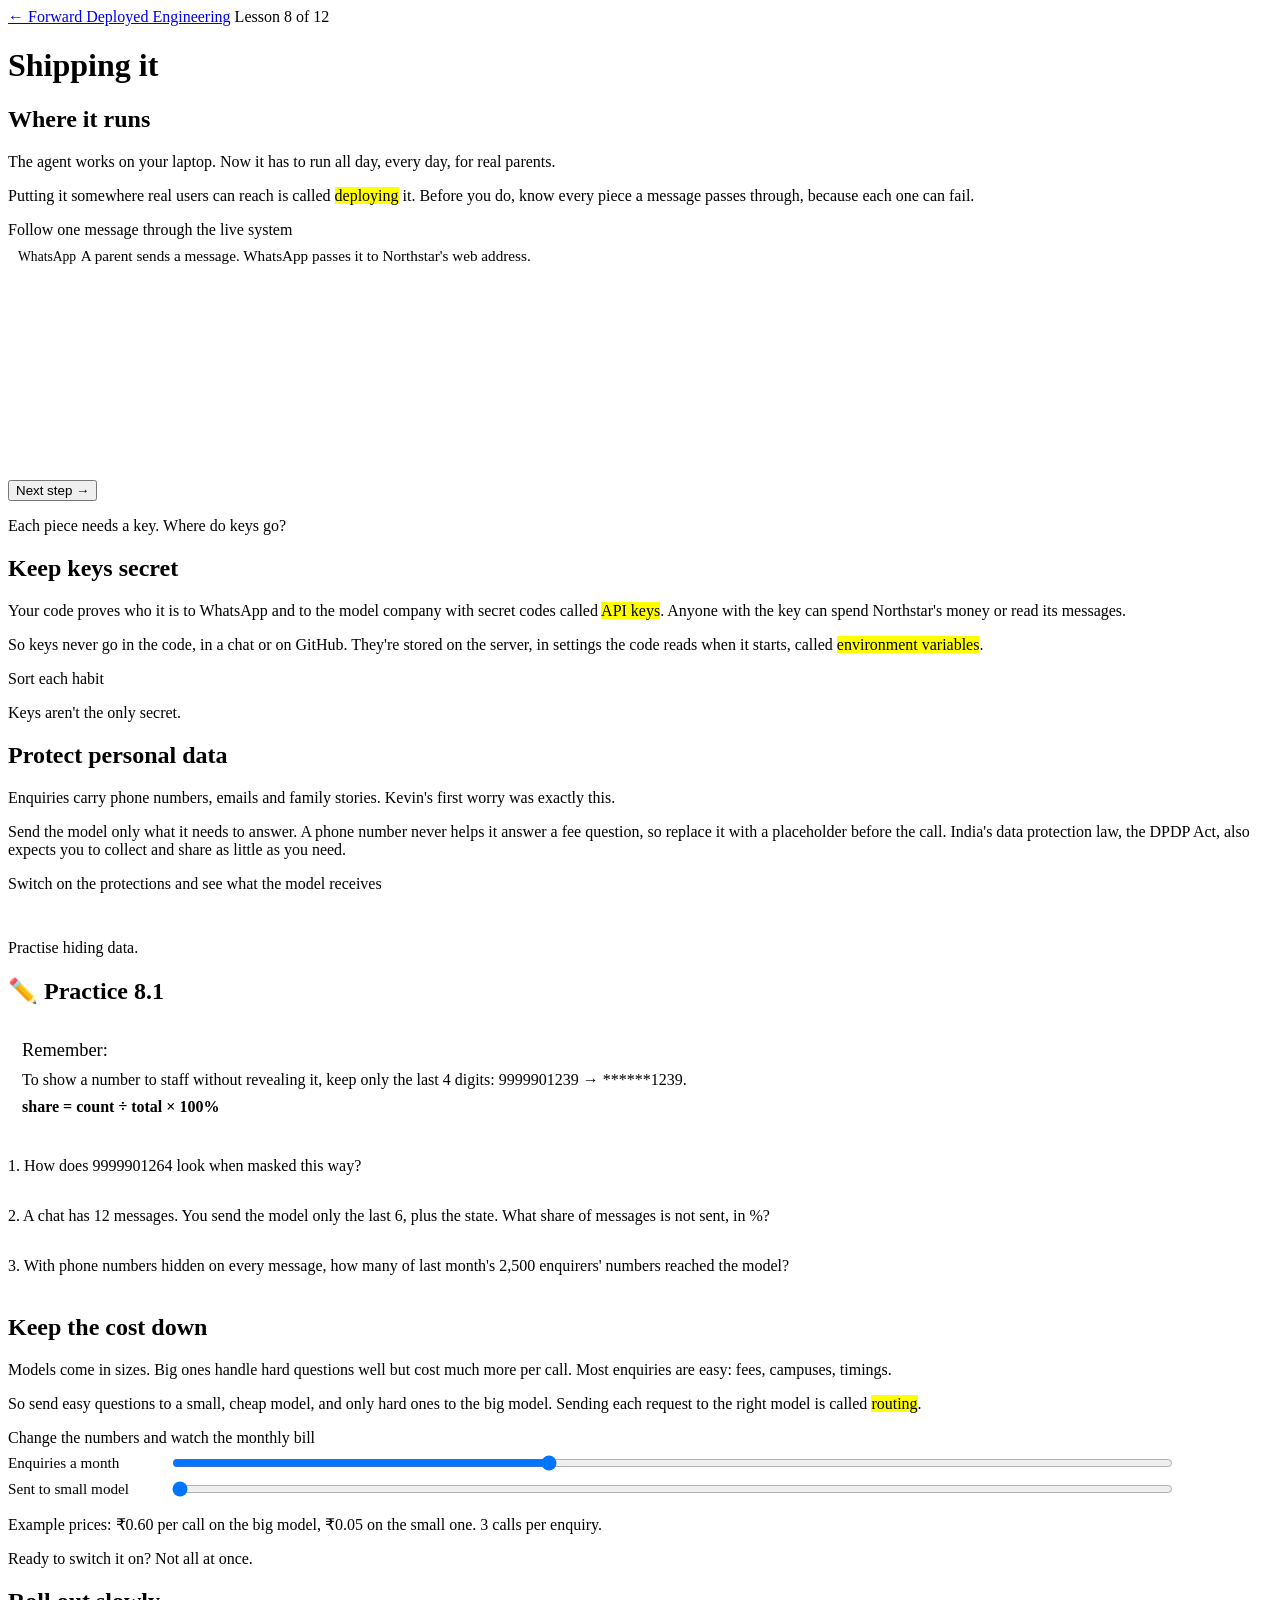
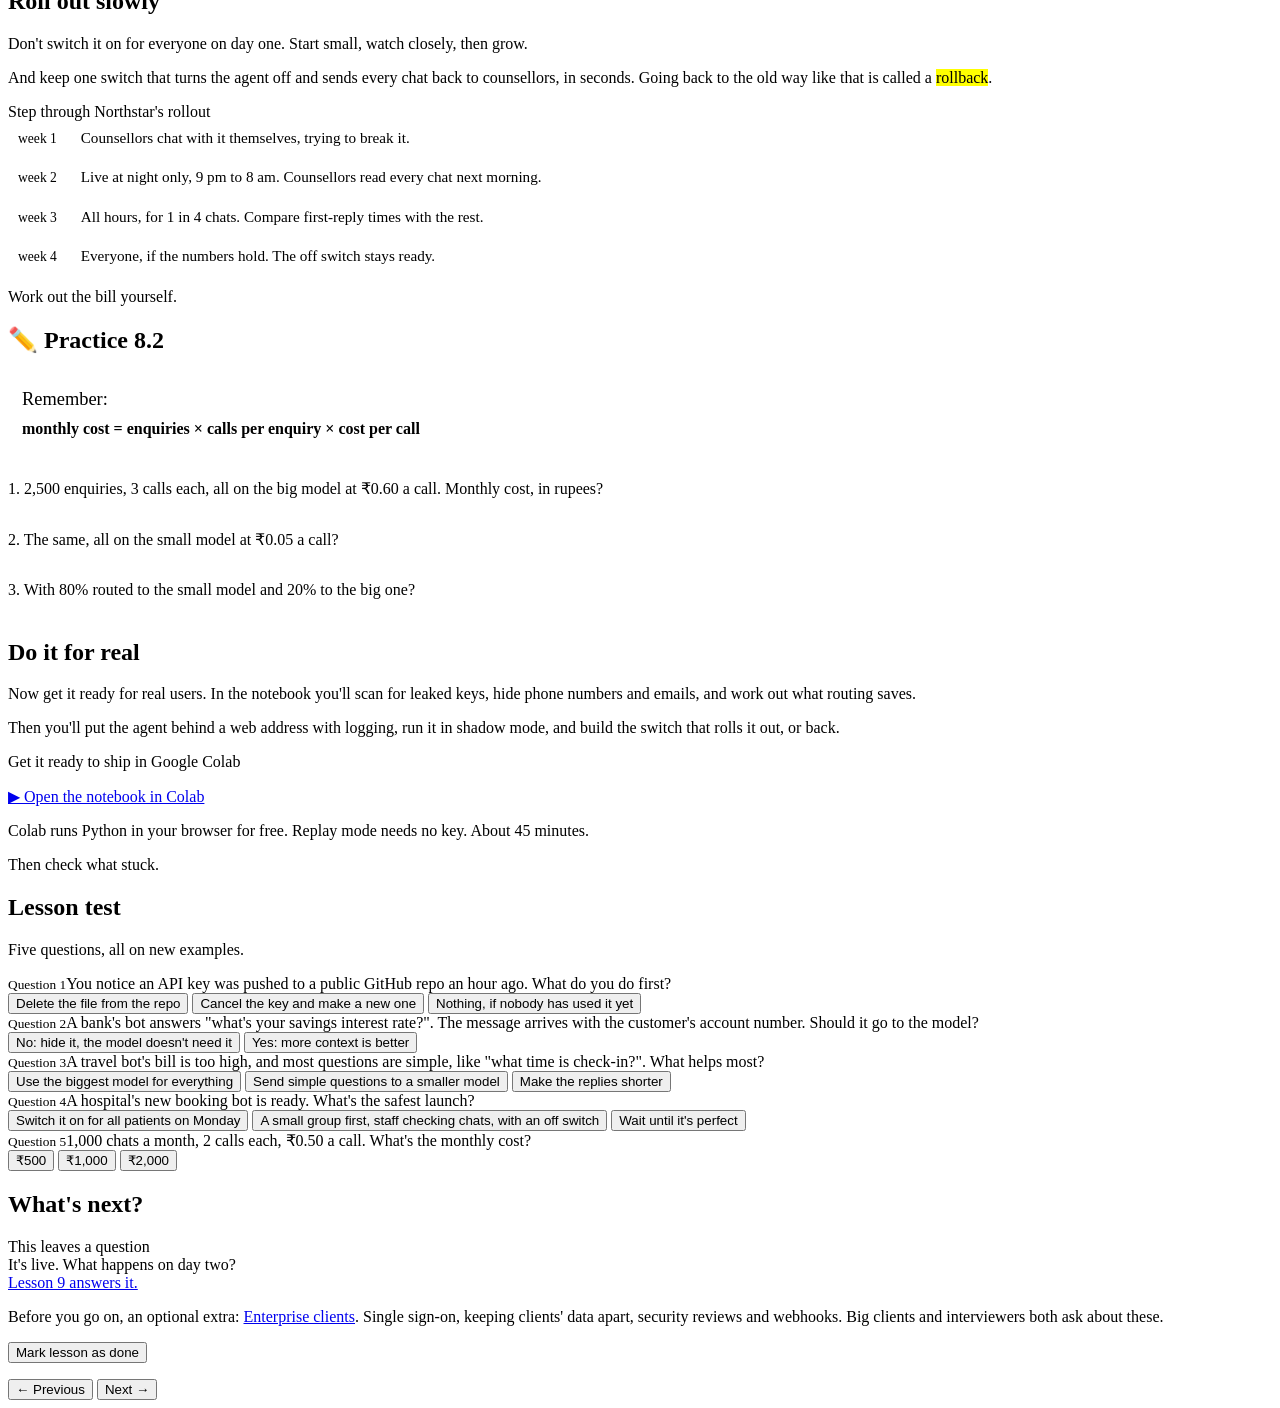
<file: lessons/lesson8.html>
<!doctype html>
<html lang="en">
<head>
<meta charset="utf-8">
<meta name="viewport" content="width=device-width, initial-scale=1">
<title>Shipping it</title>
<meta name="description" content="Lesson 8 of Forward Deployed Engineering: deploy it, keep costs down and keep student data safe.">
<link rel="preconnect" href="https://fonts.googleapis.com">
<link rel="preconnect" href="https://fonts.gstatic.com" crossorigin>
<link href="https://fonts.googleapis.com/css2?family=Atkinson+Hyperlegible:wght@400;700&family=JetBrains+Mono:wght@400;600&family=Kalam:wght@400&family=Patrick+Hand&display=swap" rel="stylesheet">
<script>try{if(localStorage.getItem("notebook-theme")==="dark")document.documentElement.setAttribute("data-theme","dark")}catch(e){}</script>
<link rel="stylesheet" href="https://mo-ri-ch.github.io/study-notebook-design/v1/style.css">
<link rel="stylesheet" href="../assets/fde.css">
</head>
<body data-pen="blue">
<div class="wrap">
  <header class="topbar">
    <a class="home" href="../">← Forward Deployed Engineering</a>
    <span class="where">Lesson 8 of 12</span>
  </header>

  <main data-paged>
    <div class="paged-head">
      <h1>Shipping it</h1>
      <div class="progress" aria-label="Lesson parts"></div>
    </div>

    <section class="part" data-title="Where it runs">
      <h2>Where it runs</h2>
      <p class="say">The agent works on your laptop. Now it has to run all day, every day, for real parents.</p>
      <p class="say">Putting it somewhere real users can reach is called <mark>deploying</mark> it. Before you do, know every piece a message passes through, because each one can fail.</p>

      <div class="activity">
        <div class="do">Follow one message through the live system</div>
        <ol class="day" id="flow">
          <li><span class="t">WhatsApp</span><span>A parent sends a message. WhatsApp passes it to Northstar's web address.</span></li>
          <li><span class="t">server</span><span>Your code, on a server that's always on, receives it and hides personal details.</span></li>
          <li><span class="t">model</span><span>Your code calls the model, which may ask for tools: fees or slots.</span></li>
          <li><span class="t">checks</span><span>The guardrails check the reply.</span></li>
          <li><span class="t">WhatsApp</span><span>The reply goes back to the parent.</span></li>
          <li><span class="t">sheet</span><span>The lead and the chat are saved to the lead tracker.</span></li>
        </ol>
      </div>
      <p class="hook">Each piece needs a key. Where do keys go?</p>
    </section>

    <section class="part" data-title="Keep keys secret">
      <h2>Keep keys secret</h2>
      <p class="say">Your code proves who it is to WhatsApp and to the model company with secret codes called <mark>API keys</mark>. Anyone with the key can spend Northstar's money or read its messages.</p>
      <p class="say">So keys never go in the code, in a chat or on GitHub. They're stored on the server, in settings the code reads when it starts, called <mark>environment variables</mark>.</p>

      <div class="activity">
        <div class="do">Sort each habit</div>
        <div id="keys"></div>
      </div>
      <p class="hook">Keys aren't the only secret.</p>
    </section>

    <section class="part" data-title="Protect personal data">
      <h2>Protect personal data</h2>
      <p class="say">Enquiries carry phone numbers, emails and family stories. Kevin's first worry was exactly this.</p>
      <p class="say">Send the model only what it needs to answer. A phone number never helps it answer a fee question, so replace it with a placeholder before the call. India's data protection law, the DPDP Act, also expects you to collect and share as little as you need.</p>

      <div class="activity">
        <div class="do">Switch on the protections and see what the model receives</div>
        <div id="mask"></div>
        <div class="reply" id="maskOut"></div>
      </div>
      <p class="hook">Practise hiding data.</p>
    </section>

    <section class="part" data-nonum data-title="✏️ Practice 8.1">
      <h2>✏️ Practice 8.1</h2>
      <div class="remember">
        <b>Remember:</b><br>
        To show a number to staff without revealing it, keep only the last 4 digits: 9999901239 → ******1239.<br>
        <b class="eqbox">share = count ÷ total × 100%</b>
      </div>
      <div class="activity" id="prac1">
        <div class="prob" data-answer="******1264|1264" data-hint="Replace all but the last 4 digits with *." data-work="9999901264 has 10 digits. Hide the first 6: ******1264.">
          <div class="ask">1. How does 9999901264 look when masked this way?</div>
        </div>
        <div class="prob" data-answer="50" data-hint="How many of the 12 messages are left out?" data-work="12 − 6 = 6 messages left out.<br>6 ÷ 12 × 100% = 50%.">
          <div class="ask">2. A chat has 12 messages. You send the model only the last 6, plus the state. What share of messages is not sent, in %?</div>
        </div>
        <div class="prob" data-answer="0" data-hint="Every phone number is replaced before any model call." data-work="Masking runs on every message before every call, so 0 phone numbers reach the model.">
          <div class="ask">3. With phone numbers hidden on every message, how many of last month's 2,500 enquirers' numbers reached the model?</div>
        </div>
      </div>
    </section>

    <section class="part" data-title="Keep the cost down">
      <h2>Keep the cost down</h2>
      <p class="say">Models come in sizes. Big ones handle hard questions well but cost much more per call. Most enquiries are easy: fees, campuses, timings.</p>
      <p class="say">So send easy questions to a small, cheap model, and only hard ones to the big model. Sending each request to the right model is called <mark>routing</mark>.</p>

      <div class="activity">
        <div class="do">Change the numbers and watch the monthly bill</div>
        <div class="slide"><span>Enquiries a month</span><input type="range" id="nEnq" min="1000" max="5000" step="500" value="2500" aria-label="Enquiries a month"><span class="v" id="nEnqV"></span></div>
        <div class="slide"><span>Sent to small model</span><input type="range" id="pSmall" min="0" max="100" step="10" value="0" aria-label="Share sent to the small model"><span class="v" id="pSmallV"></span></div>
        <div class="result" id="bill"></div>
        <p class="muted-note">Example prices: ₹0.60 per call on the big model, ₹0.05 on the small one. 3 calls per enquiry.</p>
      </div>
      <p class="hook">Ready to switch it on? Not all at once.</p>
    </section>

    <section class="part" data-title="Roll out slowly">
      <h2>Roll out slowly</h2>
      <p class="say">Don't switch it on for everyone on day one. Start small, watch closely, then grow.</p>
      <p class="say">And keep one switch that turns the agent off and sends every chat back to counsellors, in seconds. Going back to the old way like that is called a <mark>rollback</mark>.</p>

      <div class="activity">
        <div class="do">Step through Northstar's rollout</div>
        <ol class="day" id="roll">
          <li><span class="t">week 1</span><span>Counsellors chat with it themselves, trying to break it.</span></li>
          <li><span class="t">week 2</span><span>Live at night only, 9 pm to 8 am. Counsellors read every chat next morning.</span></li>
          <li><span class="t">week 3</span><span>All hours, for 1 in 4 chats. Compare first-reply times with the rest.</span></li>
          <li><span class="t">week 4</span><span>Everyone, if the numbers hold. The off switch stays ready.</span></li>
        </ol>
      </div>
      <p class="hook">Work out the bill yourself.</p>
    </section>

    <section class="part" data-nonum data-title="✏️ Practice 8.2">
      <h2>✏️ Practice 8.2</h2>
      <div class="remember">
        <b>Remember:</b><br>
        <b class="eqbox">monthly cost = enquiries × calls per enquiry × cost per call</b>
      </div>
      <div class="activity" id="prac2">
        <div class="prob" data-answer="4500|₹4500" data-hint="Multiply 2,500 × 3 × 0.60." data-work="2,500 × 3 × ₹0.60 = ₹4,500 a month.">
          <div class="ask">1. 2,500 enquiries, 3 calls each, all on the big model at ₹0.60 a call. Monthly cost, in rupees?</div>
        </div>
        <div class="prob" data-answer="375|₹375" data-hint="Same, but ₹0.05 a call." data-work="2,500 × 3 × ₹0.05 = ₹375 a month.">
          <div class="ask">2. The same, all on the small model at ₹0.05 a call?</div>
        </div>
        <div class="prob" data-answer="1200|₹1200" data-hint="Work out the average cost per call first: 0.8 × 0.05 + 0.2 × 0.60." data-work="Average cost per call: 0.8 × ₹0.05 + 0.2 × ₹0.60 = ₹0.04 + ₹0.12 = ₹0.16.<br>2,500 × 3 × ₹0.16 = ₹1,200 a month.">
          <div class="ask">3. With 80% routed to the small model and 20% to the big one?</div>
        </div>
      </div>
    </section>

    <section class="part" data-title="Do it for real">
      <h2>Do it for real</h2>
      <p class="say">Now get it ready for real users. In the notebook you'll scan for leaked keys, hide phone numbers and emails, and work out what routing saves.</p>
      <p class="say">Then you'll put the agent behind a web address with logging, run it in shadow mode, and build the switch that rolls it out, or back.</p>

      <div class="activity">
        <div class="do">Get it ready to ship in Google Colab</div>
        <p class="run-links">
          <a class="btn primary" href="https://colab.research.google.com/github/mo-ri-ch/forward-deployed-engineering/blob/main/notebooks/lesson8.ipynb" target="_blank" rel="noopener">▶ Open the notebook in Colab</a>
        </p>
        <p class="muted-note">Colab runs Python in your browser for free. Replay mode needs no key. About 45 minutes.</p>
      </div>
      <p class="hook">Then check what stuck.</p>
    </section>

    <section class="part" data-title="Lesson test">
      <h2>Lesson test</h2>
      <p class="say">Five questions, all on new examples.</p>
      <div class="test" data-test="8">
        <div class="quiz" data-page="lesson8.html#2" data-topic="keep keys secret" data-right="Yes. Replace the key at once, so the leaked one stops working.">
          <div class="q"><small>Question 1</small>You notice an API key was pushed to a public GitHub repo an hour ago. What do you do first?</div>
          <div class="options">
            <button data-why="Deleting the file isn't enough: it stays in the history, and may already be copied.">Delete the file from the repo</button>
            <button data-right>Cancel the key and make a new one</button>
            <button data-why="An hour is plenty of time for a bot to find and use it.">Nothing, if nobody has used it yet</button>
          </div>
          <div class="feedback"></div>
        </div>
        <div class="quiz" data-page="lesson8.html#3" data-topic="protect personal data" data-right="Yes. The account number doesn't help answer the question, so it shouldn't leave your system.">
          <div class="q"><small>Question 2</small>A bank's bot answers "what's your savings interest rate?". The message arrives with the customer's account number. Should it go to the model?</div>
          <div class="options">
            <button data-right>No: hide it, the model doesn't need it</button>
            <button data-why="It's not needed for this answer, so sharing it only adds risk.">Yes: more context is better</button>
          </div>
          <div class="feedback"></div>
        </div>
        <div class="quiz" data-page="lesson8.html#5" data-topic="keep the cost down" data-right="Yes. Easy questions go to the cheap model; only hard ones pay for the big one.">
          <div class="q"><small>Question 3</small>A travel bot's bill is too high, and most questions are simple, like "what time is check-in?". What helps most?</div>
          <div class="options">
            <button data-why="That's the most expensive choice for simple questions.">Use the biggest model for everything</button>
            <button data-right>Send simple questions to a smaller model</button>
            <button data-why="Shorter replies help a little, but the model choice matters far more.">Make the replies shorter</button>
          </div>
          <div class="feedback"></div>
        </div>
        <div class="quiz" data-page="lesson8.html#6" data-topic="roll out slowly" data-right="Yes. Start small, watch closely, and keep a way back.">
          <div class="q"><small>Question 4</small>A hospital's new booking bot is ready. What's the safest launch?</div>
          <div class="options">
            <button data-why="If something's wrong, every patient meets it at once.">Switch it on for all patients on Monday</button>
            <button data-right>A small group first, staff checking chats, with an off switch</button>
            <button data-why="Never launching means patients never get the benefit.">Wait until it's perfect</button>
          </div>
          <div class="feedback"></div>
        </div>
        <div class="quiz" data-page="lesson8.html#7" data-topic="monthly cost" data-right="Yes. 1,000 × 2 × ₹0.50 = ₹1,000.">
          <div class="q"><small>Question 5</small>1,000 chats a month, 2 calls each, ₹0.50 a call. What's the monthly cost?</div>
          <div class="options">
            <button data-why="Remember the 2 calls per chat.">₹500</button>
            <button data-right>₹1,000</button>
            <button data-why="Check: 1,000 × 2 × 0.50.">₹2,000</button>
          </div>
          <div class="feedback"></div>
        </div>
      </div>
    </section>

    <section class="part" data-title="What's next?">
      <h2>What's next?</h2>
      <div class="open-question">
        <div>This leaves a question</div>
        <div class="big">It's live. What happens on day two?</div>
        <div><a href="lesson9.html">Lesson 9 answers it.</a></div>
      </div>
      <p class="muted-note">Before you go on, an optional extra: <a href="enterprise.html">Enterprise clients</a>. Single sign-on, keeping clients' data apart, security reviews and webhooks. Big clients and interviewers both ask about these.</p>
      <p><button class="done-toggle" data-done="8">Mark lesson as done</button></p>
    </section>
  </main>
</div>

<nav class="pagebar" aria-label="Move between parts">
  <div class="inner">
    <button data-page-back>← Previous</button>
    <span data-page-label></span>
    <button class="primary" data-page-next>Next →</button>
  </div>
</nav>

<script src="../assets/course.js"></script>
<script src="https://mo-ri-ch.github.io/study-notebook-design/v1/common.js"></script>
<script src="https://mo-ri-ch.github.io/study-notebook-design/v1/pen.js"></script>
<script src="https://mo-ri-ch.github.io/study-notebook-design/v1/guide.js"></script>
<script src="../assets/fde.js"></script>
<script>
stepper("flow", { after: (i, n) => i === n - 1 ? "Six pieces. Any of them can fail, so each needs a check." : "" });

sorter("keys", {
  bins: [{ id: "safe", label: "Safe" }, { id: "unsafe", label: "Unsafe" }],
  items: [
    { t: "Paste the API key into app.py", bin: "unsafe", why: "Anyone who sees the code gets the key." },
    { t: "Send the key to Kevin on WhatsApp", bin: "unsafe", why: "Chats get forwarded and backed up." },
    { t: "Push a settings file with keys to GitHub", bin: "unsafe", why: "Bots scan GitHub for keys within minutes." },
    { t: "Store the key as an environment variable on the server", bin: "safe", why: "The code reads it there, and it never appears in the code." },
    { t: "Give testing and live systems separate keys", bin: "safe", why: "A leak in testing can't touch live data." },
    { t: "Replace a key you think has leaked", bin: "safe", why: "The old key stops working at once." },
  ],
  done: "Sorted. The rule: keys live on the server, never in code or chats.",
});

toggles("mask", "maskOut", {
  keys: [
    { id: "phone", label: "Hide phone numbers" },
    { id: "email", label: "Hide email addresses" },
  ],
  render: s => {
    let t = "hi I'm Karthik, 99999 01239, karthik.s@example.com. flutter course fees?";
    if (s.phone) t = t.replace("99999 01239", "[PHONE]");
    if (s.email) t = t.replace("karthik.s@example.com", "[EMAIL]");
    const leaks = (!s.phone ? 1 : 0) + (!s.email ? 1 : 0);
    return `<small>Sent to the model</small>${esc(t)}<br><small>${leaks ? `<span class="warn">${leaks} personal detail${leaks > 1 ? "s" : ""} leaving Northstar</span>` : "Nothing personal leaves Northstar, and the model can still answer the fee question."}</small>`;
  },
});

practice("prac1");

(function () {
  const n = document.getElementById("nEnq"), p = document.getElementById("pSmall"), nv = document.getElementById("nEnqV"), pv = document.getElementById("pSmallV"), bill = document.getElementById("bill");
  function draw() {
    const e = +n.value, s = +p.value / 100;
    const cost = e * 3 * (s * 0.05 + (1 - s) * 0.60);
    nv.textContent = e.toLocaleString("en-IN"); pv.textContent = p.value + "%";
    bill.innerHTML = `₹${Math.round(cost).toLocaleString("en-IN")} a month<small>${s >= 0.7 ? "Most easy questions go to the small model. Same answers, a fraction of the cost." : "Try sending more easy questions to the small model."}</small>`;
  }
  n.oninput = draw; p.oninput = draw; draw();
  addReset(bill, () => { n.value = 2500; p.value = 0; draw(); });
})();

stepper("roll");
practice("prac2");
</script>
</body>
</html>
</file>
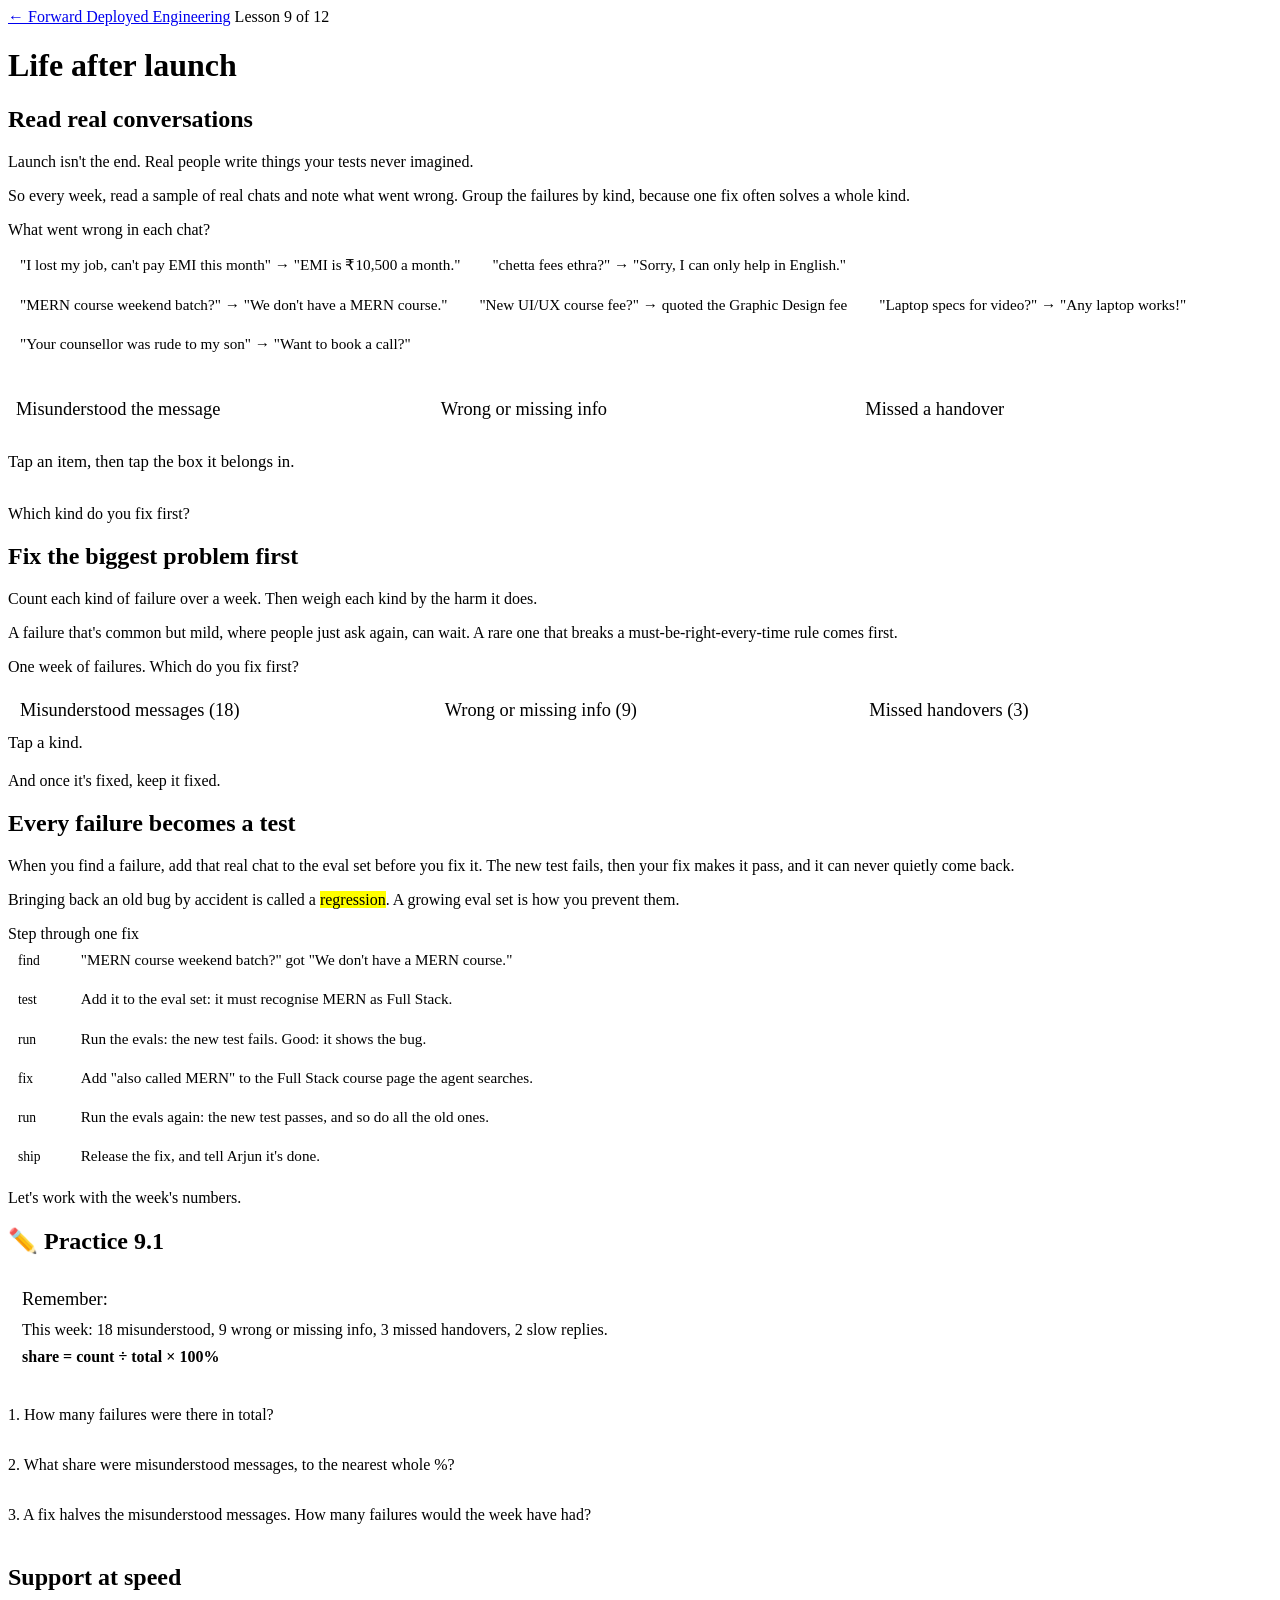
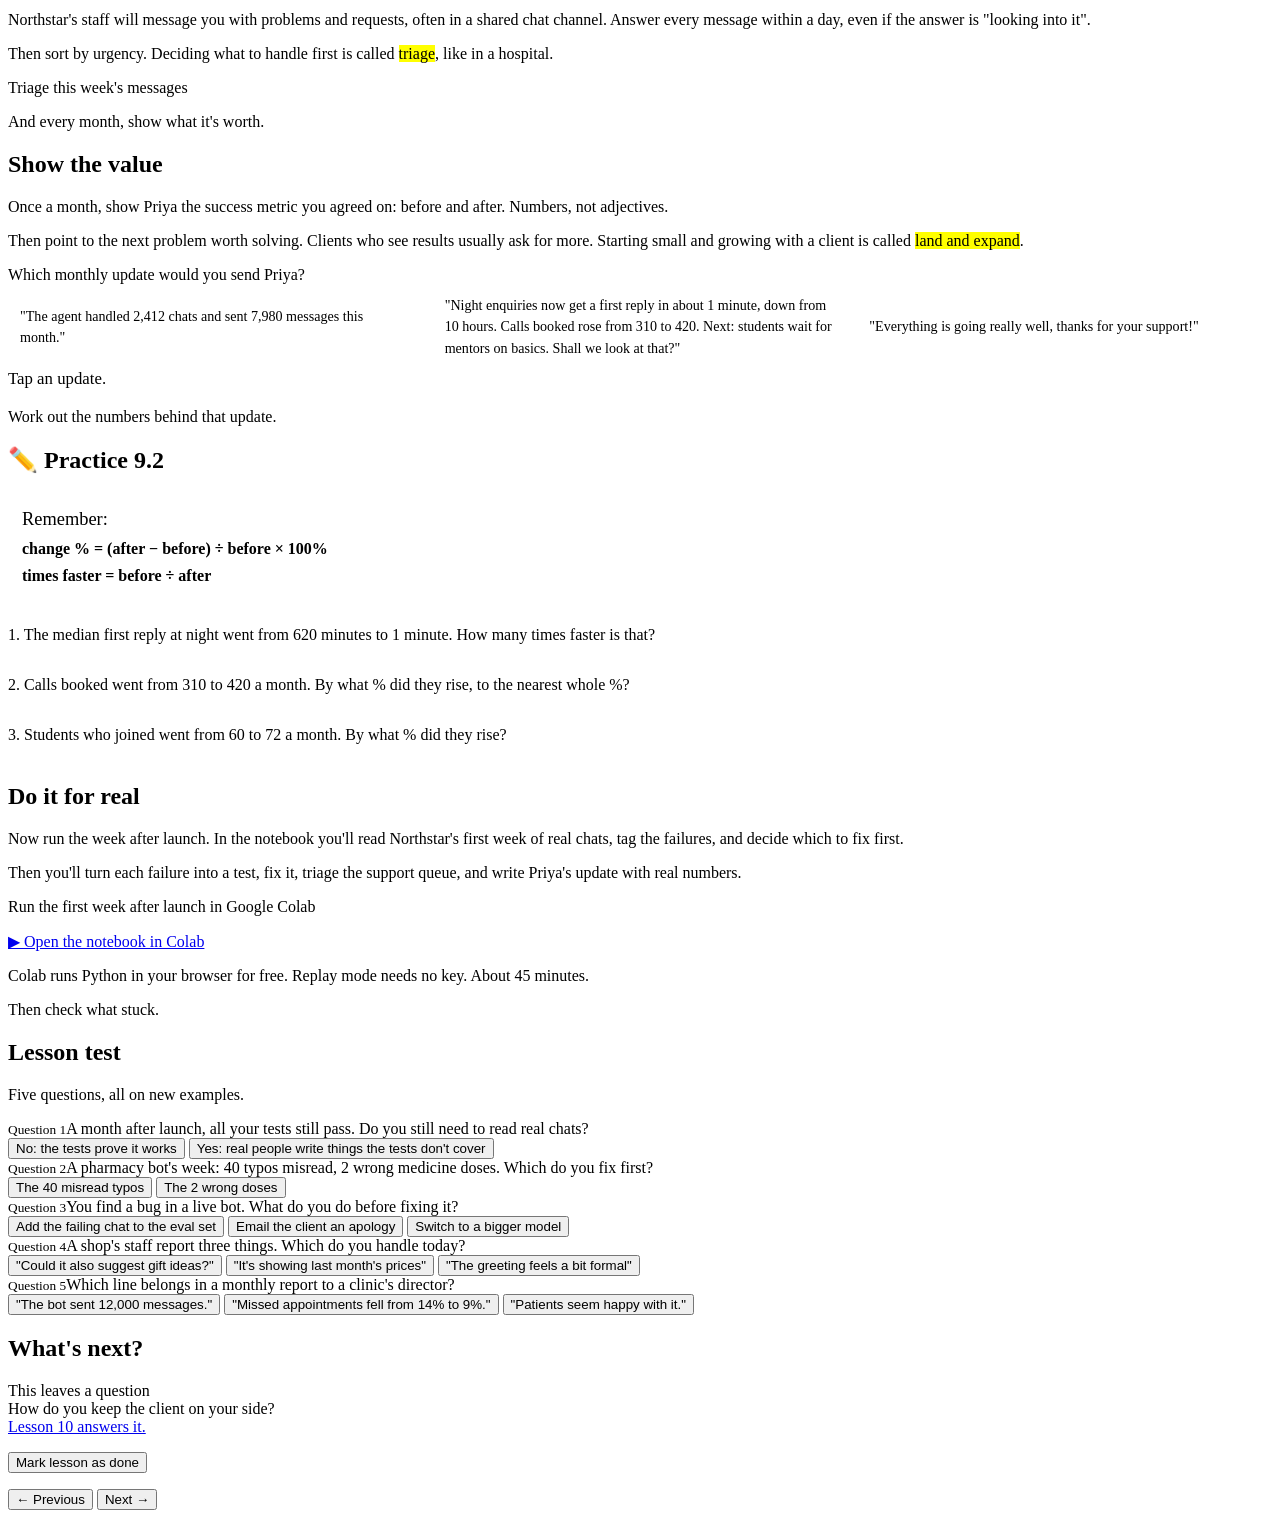
<file: lessons/lesson9.html>
<!doctype html>
<html lang="en">
<head>
<meta charset="utf-8">
<meta name="viewport" content="width=device-width, initial-scale=1">
<title>Life after launch</title>
<meta name="description" content="Lesson 9 of Forward Deployed Engineering: watch real conversations, fix what breaks and help the client grow.">
<link rel="preconnect" href="https://fonts.googleapis.com">
<link rel="preconnect" href="https://fonts.gstatic.com" crossorigin>
<link href="https://fonts.googleapis.com/css2?family=Atkinson+Hyperlegible:wght@400;700&family=JetBrains+Mono:wght@400;600&family=Kalam:wght@400&family=Patrick+Hand&display=swap" rel="stylesheet">
<script>try{if(localStorage.getItem("notebook-theme")==="dark")document.documentElement.setAttribute("data-theme","dark")}catch(e){}</script>
<link rel="stylesheet" href="https://mo-ri-ch.github.io/study-notebook-design/v1/style.css">
<link rel="stylesheet" href="../assets/fde.css">
</head>
<body data-pen="blue">
<div class="wrap">
  <header class="topbar">
    <a class="home" href="../">← Forward Deployed Engineering</a>
    <span class="where">Lesson 9 of 12</span>
  </header>

  <main data-paged>
    <div class="paged-head">
      <h1>Life after launch</h1>
      <div class="progress" aria-label="Lesson parts"></div>
    </div>

    <section class="part" data-title="Read real conversations">
      <h2>Read real conversations</h2>
      <p class="say">Launch isn't the end. Real people write things your tests never imagined.</p>
      <p class="say">So every week, read a sample of real chats and note what went wrong. Group the failures by kind, because one fix often solves a whole kind.</p>

      <div class="activity">
        <div class="do">What went wrong in each chat?</div>
        <div id="fails"></div>
      </div>
      <p class="hook">Which kind do you fix first?</p>
    </section>

    <section class="part" data-title="Fix the biggest problem first">
      <h2>Fix the biggest problem first</h2>
      <p class="say">Count each kind of failure over a week. Then weigh each kind by the harm it does.</p>
      <p class="say">A failure that's common but mild, where people just ask again, can wait. A rare one that breaks a must-be-right-every-time rule comes first.</p>

      <div class="activity">
        <div class="do">One week of failures. Which do you fix first?</div>
        <div class="bars" id="bars"></div>
        <div class="people" id="first" style="margin-top:12px">
          <button class="person" type="button" data-why="The most common, but mild: people rephrase and get an answer. Fix it next."><b>Misunderstood messages (18)</b></button>
          <button class="person" type="button" data-why="Important, but a wrong-info reply is often caught by the fee guardrail. Close second."><b>Wrong or missing info (9)</b></button>
          <button class="person" type="button" data-right="Yes. Only 3, but each one left a family in trouble without a person. That breaks an every-time rule."><b>Missed handovers (3)</b></button>
        </div>
        <div class="say-why" id="firstWhy">Tap a kind.</div>
      </div>
      <p class="hook">And once it's fixed, keep it fixed.</p>
    </section>

    <section class="part" data-title="Every failure becomes a test">
      <h2>Every failure becomes a test</h2>
      <p class="say">When you find a failure, add that real chat to the eval set before you fix it. The new test fails, then your fix makes it pass, and it can never quietly come back.</p>
      <p class="say">Bringing back an old bug by accident is called a <mark>regression</mark>. A growing eval set is how you prevent them.</p>

      <div class="activity">
        <div class="do">Step through one fix</div>
        <ol class="day" id="fix">
          <li><span class="t">find</span><span>"MERN course weekend batch?" got "We don't have a MERN course."</span></li>
          <li><span class="t">test</span><span>Add it to the eval set: it must recognise MERN as Full Stack.</span></li>
          <li><span class="t">run</span><span>Run the evals: the new test fails. Good: it shows the bug.</span></li>
          <li><span class="t">fix</span><span>Add "also called MERN" to the Full Stack course page the agent searches.</span></li>
          <li><span class="t">run</span><span>Run the evals again: the new test passes, and so do all the old ones.</span></li>
          <li><span class="t">ship</span><span>Release the fix, and tell Arjun it's done.</span></li>
        </ol>
      </div>
      <p class="hook">Let's work with the week's numbers.</p>
    </section>

    <section class="part" data-nonum data-title="✏️ Practice 9.1">
      <h2>✏️ Practice 9.1</h2>
      <div class="remember">
        <b>Remember:</b><br>
        This week: 18 misunderstood, 9 wrong or missing info, 3 missed handovers, 2 slow replies.<br>
        <b class="eqbox">share = count ÷ total × 100%</b>
      </div>
      <div class="activity" id="prac1">
        <div class="prob" data-answer="32" data-hint="Add up all four kinds." data-work="18 + 9 + 3 + 2 = 32 failures.">
          <div class="ask">1. How many failures were there in total?</div>
        </div>
        <div class="prob" data-answer="56" data-tol="0.5" data-hint="Divide 18 by the total, then multiply by 100. Round to a whole number." data-work="18 ÷ 32 × 100% = 56.25%, about 56%.">
          <div class="ask">2. What share were misunderstood messages, to the nearest whole %?</div>
        </div>
        <div class="prob" data-answer="23" data-hint="Half of 18 is 9. Take that away from the total." data-work="18 ÷ 2 = 9 fewer.<br>32 − 9 = 23 failures.">
          <div class="ask">3. A fix halves the misunderstood messages. How many failures would the week have had?</div>
        </div>
      </div>
    </section>

    <section class="part" data-title="Support at speed">
      <h2>Support at speed</h2>
      <p class="say">Northstar's staff will message you with problems and requests, often in a shared chat channel. Answer every message within a day, even if the answer is "looking into it".</p>
      <p class="say">Then sort by urgency. Deciding what to handle first is called <mark>triage</mark>, like in a hospital.</p>

      <div class="activity">
        <div class="do">Triage this week's messages</div>
        <div id="tri"></div>
      </div>
      <p class="hook">And every month, show what it's worth.</p>
    </section>

    <section class="part" data-title="Show the value">
      <h2>Show the value</h2>
      <p class="say">Once a month, show Priya the success metric you agreed on: before and after. Numbers, not adjectives.</p>
      <p class="say">Then point to the next problem worth solving. Clients who see results usually ask for more. Starting small and growing with a client is called <mark>land and expand</mark>.</p>

      <div class="activity">
        <div class="do">Which monthly update would you send Priya?</div>
        <div class="people" id="update">
          <button class="person" type="button" data-why="That shows the agent is busy, not that Northstar is better off."><span>"The agent handled 2,412 chats and sent 7,980 messages this month."</span></button>
          <button class="person" type="button" data-right="Yes. The agreed metric before and after, a business result, and the next problem to solve."><span>"Night enquiries now get a first reply in about 1 minute, down from 10 hours. Calls booked rose from 310 to 420. Next: students wait for mentors on basics. Shall we look at that?"</span></button>
          <button class="person" type="button" data-why="Friendly, but Priya can't show this to anyone. Where are the numbers?"><span>"Everything is going really well, thanks for your support!"</span></button>
        </div>
        <div class="say-why" id="updateWhy">Tap an update.</div>
      </div>
      <p class="hook">Work out the numbers behind that update.</p>
    </section>

    <section class="part" data-nonum data-title="✏️ Practice 9.2">
      <h2>✏️ Practice 9.2</h2>
      <div class="remember">
        <b>Remember:</b><br>
        <b class="eqbox">change % = (after − before) ÷ before × 100%</b><br>
        <b class="eqbox">times faster = before ÷ after</b>
      </div>
      <div class="activity" id="prac2">
        <div class="prob" data-answer="620" data-hint="Divide the old wait by the new one." data-work="620 minutes ÷ 1 minute = 620 times faster.">
          <div class="ask">1. The median first reply at night went from 620 minutes to 1 minute. How many times faster is that?</div>
        </div>
        <div class="prob" data-answer="35" data-tol="0.6" data-hint="(420 − 310) ÷ 310 × 100. Round to a whole number." data-work="(420 − 310) ÷ 310 × 100% = 110 ÷ 310 × 100% = 35.5%, about 35%.">
          <div class="ask">2. Calls booked went from 310 to 420 a month. By what % did they rise, to the nearest whole %?</div>
        </div>
        <div class="prob" data-answer="20" data-hint="(72 − 60) ÷ 60 × 100." data-work="(72 − 60) ÷ 60 × 100% = 12 ÷ 60 × 100% = 20%.">
          <div class="ask">3. Students who joined went from 60 to 72 a month. By what % did they rise?</div>
        </div>
      </div>
    </section>

    <section class="part" data-title="Do it for real">
      <h2>Do it for real</h2>
      <p class="say">Now run the week after launch. In the notebook you'll read Northstar's first week of real chats, tag the failures, and decide which to fix first.</p>
      <p class="say">Then you'll turn each failure into a test, fix it, triage the support queue, and write Priya's update with real numbers.</p>

      <div class="activity">
        <div class="do">Run the first week after launch in Google Colab</div>
        <p class="run-links">
          <a class="btn primary" href="https://colab.research.google.com/github/mo-ri-ch/forward-deployed-engineering/blob/main/notebooks/lesson9.ipynb" target="_blank" rel="noopener">▶ Open the notebook in Colab</a>
        </p>
        <p class="muted-note">Colab runs Python in your browser for free. Replay mode needs no key. About 45 minutes.</p>
      </div>
      <p class="hook">Then check what stuck.</p>
    </section>

    <section class="part" data-title="Lesson test">
      <h2>Lesson test</h2>
      <p class="say">Five questions, all on new examples.</p>
      <div class="test" data-test="9">
        <div class="quiz" data-page="lesson9.html#1" data-topic="read real conversations" data-right="Yes. Real chats show the mistakes your tests didn't imagine.">
          <div class="q"><small>Question 1</small>A month after launch, all your tests still pass. Do you still need to read real chats?</div>
          <div class="options">
            <button data-why="Tests only cover what you thought of. Real people write new things every day.">No: the tests prove it works</button>
            <button data-right>Yes: real people write things the tests don't cover</button>
          </div>
          <div class="feedback"></div>
        </div>
        <div class="quiz" data-page="lesson9.html#2" data-topic="fix the biggest problem first" data-right="Yes. Few, but each one can hurt someone, so it comes before the common, mild ones.">
          <div class="q"><small>Question 2</small>A pharmacy bot's week: 40 typos misread, 2 wrong medicine doses. Which do you fix first?</div>
          <div class="options">
            <button data-why="Common but mild: people retype. A wrong dose can hurt someone.">The 40 misread typos</button>
            <button data-right>The 2 wrong doses</button>
          </div>
          <div class="feedback"></div>
        </div>
        <div class="quiz" data-page="lesson9.html#3" data-topic="every failure becomes a test" data-right="Yes. The test fails first, proving it catches the bug, then passes after the fix, and guards against it returning.">
          <div class="q"><small>Question 3</small>You find a bug in a live bot. What do you do before fixing it?</div>
          <div class="options">
            <button data-right>Add the failing chat to the eval set</button>
            <button data-why="Telling the client is good, but first make sure the bug can't come back.">Email the client an apology</button>
            <button data-why="A bigger model might not fix it, and you couldn't prove it did.">Switch to a bigger model</button>
          </div>
          <div class="feedback"></div>
        </div>
        <div class="quiz" data-page="lesson9.html#5" data-topic="support at speed" data-right="Yes. Customers are getting wrong prices right now, so it can't wait.">
          <div class="q"><small>Question 4</small>A shop's staff report three things. Which do you handle today?</div>
          <div class="options">
            <button data-why="A nice idea, but nothing is broken.">"Could it also suggest gift ideas?"</button>
            <button data-right>"It's showing last month's prices"</button>
            <button data-why="Worth doing, but not urgent.">"The greeting feels a bit formal"</button>
          </div>
          <div class="feedback"></div>
        </div>
        <div class="quiz" data-page="lesson9.html#6" data-topic="show the value" data-right="Yes. The agreed metric, before and after, is what a sponsor can act on.">
          <div class="q"><small>Question 5</small>Which line belongs in a monthly report to a clinic's director?</div>
          <div class="options">
            <button data-why="Activity, not value: the director can't tell if patients are better off.">"The bot sent 12,000 messages."</button>
            <button data-right>"Missed appointments fell from 14% to 9%."</button>
            <button data-why="No number, so nothing to act on.">"Patients seem happy with it."</button>
          </div>
          <div class="feedback"></div>
        </div>
      </div>
    </section>

    <section class="part" data-title="What's next?">
      <h2>What's next?</h2>
      <div class="open-question">
        <div>This leaves a question</div>
        <div class="big">How do you keep the client on your side?</div>
        <div><a href="lesson10.html">Lesson 10 answers it.</a></div>
      </div>
      <p><button class="done-toggle" data-done="9">Mark lesson as done</button></p>
    </section>
  </main>
</div>

<nav class="pagebar" aria-label="Move between parts">
  <div class="inner">
    <button data-page-back>← Previous</button>
    <span data-page-label></span>
    <button class="primary" data-page-next>Next →</button>
  </div>
</nav>

<script src="../assets/course.js"></script>
<script src="https://mo-ri-ch.github.io/study-notebook-design/v1/common.js"></script>
<script src="https://mo-ri-ch.github.io/study-notebook-design/v1/pen.js"></script>
<script src="https://mo-ri-ch.github.io/study-notebook-design/v1/guide.js"></script>
<script src="../assets/fde.js"></script>
<script>
sorter("fails", {
  bins: [{ id: "mis", label: "Misunderstood the message" }, { id: "info", label: "Wrong or missing info" }, { id: "hand", label: "Missed a handover" }],
  items: [
    { t: "\"MERN course weekend batch?\" → \"We don't have a MERN course.\"", bin: "mis", why: "MERN is the Full Stack course. It didn't know the other name." },
    { t: "\"chetta fees ethra?\" → \"Sorry, I can only help in English.\"", bin: "mis", why: "It didn't understand the Malayalam-English question." },
    { t: "\"New UI/UX course fee?\" → quoted the Graphic Design fee", bin: "info", why: "The new course isn't in the documents yet." },
    { t: "\"Laptop specs for video?\" → \"Any laptop works!\"", bin: "info", why: "It made up an answer it didn't have." },
    { t: "\"I lost my job, can't pay EMI this month\" → \"EMI is ₹10,500 a month.\"", bin: "hand", why: "Money trouble needs a person." },
    { t: "\"Your counsellor was rude to my son\" → \"Want to book a call?\"", bin: "hand", why: "A complaint needs a person, quickly." },
  ],
  done: "Sorted. Three kinds of failure, and each kind has its own fix.",
});

(function () {
  const bars = document.getElementById("bars");
  const data = [["Misunderstood", 18], ["Wrong or missing info", 9], ["Missed handover", 3], ["Slow reply", 2]];
  bars.innerHTML = data.map(([l, v]) => `<div class="row"><span>${l}</span><div class="fill" style="width:${v / 18 * 100}%"></div><span class="v">${v}</span></div>`).join("");
})();
picker("first", "firstWhy");
stepper("fix");
practice("prac1");

sorter("tri", {
  bins: [{ id: "now", label: "Today" }, { id: "week", label: "This week" }, { id: "later", label: "Later" }],
  items: [
    { t: "\"It's quoting last year's fee!\"", bin: "now", why: "Parents are getting a wrong fee right now." },
    { t: "\"WhatsApp replies stopped an hour ago.\"", bin: "now", why: "Nobody is getting answers." },
    { t: "\"Handover notes should include the course.\"", bin: "week", why: "A real improvement, but nothing is broken." },
    { t: "\"Handover notes go to the wrong campus.\"", bin: "week", why: "Annoying, and counsellors can forward them meanwhile." },
    { t: "\"Can it answer in Hindi too?\"", bin: "later", why: "A new feature: agree it with Priya first." },
    { t: "\"The welcome message sounds a bit stiff.\"", bin: "later", why: "Nice to fix, not urgent." },
  ],
  done: "Triaged. Broken things today, improvements this week, new ideas agreed with the sponsor first.",
});

picker("update", "updateWhy");
practice("prac2");
</script>
</body>
</html>
</file>
<file: assets/fde.css>
/* fde.css — activities used only in the Forward Deployed Engineering course.
   Colours only through the shared variables, so light and dark both work. */

/* Small selectable buttons */
.chip { font-family: var(--body); font-size: 0.95rem; padding: 6px 12px; border: 2px solid var(--ink); border-radius: 999px; background: var(--card); color: var(--ink); cursor: pointer; line-height: 1.3; }
.chip:hover { background: var(--note-yellow); }
.chip.on { background: var(--hl-yellow); color: var(--on-hl); }
.chip.ok { background: var(--hl-green); color: var(--on-hl); border-color: var(--good); }
.chip.no { background: var(--note-pink); border-color: var(--redpen); }
.chip.used { opacity: .45; cursor: default; }
.chips { display: flex; flex-wrap: wrap; gap: 8px; margin: 10px 0; }

/* A message from the client */
.mail { background: var(--card); border: 1px solid color-mix(in srgb, var(--ink) 18%, transparent); border-radius: 6px; padding: 14px 18px; font-size: 1.02rem; line-height: 1.6; box-shadow: 0 10px 22px -16px rgba(20,24,50,.4); }
.mail .from { font-size: 0.85rem; color: var(--pencil); margin-bottom: 6px; }
.mail p { margin: 0 0 8px; }
.vague { font: inherit; padding: 0 3px; margin: 0; border: 0; border-bottom: 2px dotted var(--pen); border-radius: 2px; background: none; color: inherit; cursor: pointer; }
.vague:hover { background: var(--note-yellow); }
.vague.found { background: var(--hl-yellow); color: var(--on-hl); border-bottom-color: transparent; }
.qlist { list-style: none; padding: 0; margin: 12px 0 0; display: grid; gap: 6px; min-height: 3em; }
.qlist li { font-family: var(--hand); font-size: 1.1rem; color: var(--pen); }
.qlist li b { font-family: var(--body); font-weight: 700; color: var(--ink); font-size: 0.9rem; }
.count { font-family: var(--hand); font-size: 1.1rem; color: var(--pencil); margin-top: 8px; }

/* Sorting into two or more boxes */
.bins { display: grid; grid-template-columns: repeat(auto-fit, minmax(150px, 1fr)); gap: 10px; margin-top: 12px; }
.bin { border: 2px dashed var(--pencil); border-radius: 8px; padding: 8px; min-height: 80px; background: transparent; text-align: left; cursor: pointer; color: var(--ink); font: inherit; display: block; width: 100%; }
.bin:hover { border-color: var(--pen); background: var(--note-blue); }
.bin h4 { margin: 0 0 6px; font-family: var(--head); font-size: 1.15rem; font-weight: 400; }
.bin .chip { margin: 3px 3px 0 0; font-size: 0.85rem; cursor: default; }
.picked { min-height: 2.2em; font-family: var(--hand); color: var(--pencil); font-size: 1.05rem; }

/* People cards */
.people { display: grid; grid-template-columns: repeat(auto-fit, minmax(160px, 1fr)); gap: 10px; }
.person { text-align: left; font: inherit; padding: 10px 12px; border: 2px solid var(--ink); border-radius: 8px; background: var(--card); color: var(--ink); cursor: pointer; line-height: 1.35; }
.person:hover { background: var(--note-yellow); }
.person b { display: block; font-family: var(--head); font-size: 1.15rem; font-weight: 400; }
.person small { display: block; color: var(--pencil); font-size: 0.8rem; margin-bottom: 4px; }
.person span { font-size: 0.88rem; }
.person.ok { background: var(--hl-green); color: var(--on-hl); border-color: var(--good); }
.person.ok small { color: var(--on-hl); }
.person.no { background: var(--note-pink); border-color: var(--redpen); }

/* Facts about the client */
.facts { display: grid; grid-template-columns: repeat(auto-fit, minmax(130px, 1fr)); gap: 10px; }
.fact { background: var(--note-yellow); padding: 10px 12px; border-radius: 2px 2px 6px 2px; box-shadow: 0 8px 14px -12px rgba(20,24,50,.5); color: var(--ink); }
.fact:nth-child(2n) { background: var(--note-blue); }
.fact:nth-child(3n) { background: var(--note-green); }
.fact .big { font-family: var(--head); font-size: 1.8rem; line-height: 1.1; }
.fact .what { font-size: 0.85rem; }

/* Steps through a day or a story */
.day { list-style: none; padding: 0; margin: 0; display: grid; gap: 6px; font-size: 0.95rem; }
.day li { display: grid; grid-template-columns: 3.6em 1fr; gap: 8px; align-items: start; padding: 6px 10px; line-height: 1.4; border-radius: 6px; background: var(--card); border: 1px solid color-mix(in srgb, var(--ink) 12%, transparent); }
.day li.off { visibility: hidden; }
.day li.now { background: var(--note-yellow); }
.day .t { font-family: var(--mono); font-size: 0.85rem; color: var(--pencil); padding-top: 2px; }
.day .tag { display: inline-block; white-space: nowrap; font-size: 0.75rem; padding: 0 8px; border-radius: 999px; margin-left: 6px; color: var(--on-hl); }
.tag.eng { background: var(--hl-blue); }
.tag.cli { background: var(--hl-orange); }
.btnrow { display: flex; gap: 8px; flex-wrap: wrap; margin-top: 12px; align-items: center; }

/* A 24-hour line of message times */
.clock { position: relative; height: 92px; margin: 10px 4px 0; }
.clock .bar { position: absolute; left: 0; right: 0; top: 46px; height: 2px; background: var(--ink); }
.clock .night { position: absolute; top: 20px; height: 54px; background: var(--note-blue); border-radius: 4px; }
.clock .dot { position: absolute; top: 37px; width: 18px; height: 18px; margin-left: -9px; border-radius: 50%; background: var(--card); border: 2px solid var(--ink); }
.clock .dot.lit { background: var(--hl-orange); }
.clock .lab { position: absolute; top: 76px; font-family: var(--mono); font-size: 0.72rem; color: var(--pencil); transform: translateX(-50%); }
.clock .nightlab { position: absolute; top: 2px; font-family: var(--hand); font-size: 0.9rem; color: var(--pen); }

/* Problem tree */
.tree { display: grid; gap: 10px; }
.tree .goal { justify-self: center; text-align: center; padding: 8px 16px; border: 2px solid var(--ink); border-radius: 8px; background: var(--hl-yellow); color: var(--on-hl); font-family: var(--head); font-size: 1.25rem; }
.tree .row3 { display: grid; grid-template-columns: repeat(auto-fit, minmax(140px, 1fr)); gap: 8px; }
.cause { font: inherit; font-size: 0.92rem; text-align: left; padding: 8px 10px; border: 2px solid var(--ink); border-radius: 8px; background: var(--card); color: var(--ink); cursor: pointer; line-height: 1.35; }
.cause:hover { background: var(--note-yellow); }
.cause .fix { display: block; margin-top: 6px; padding-top: 6px; border-top: 1px dashed var(--pencil); font-family: var(--hand); color: var(--pen); font-size: 1rem; }
.cause.open { background: var(--note-green); }
.tree .arrow { text-align: center; color: var(--pencil); font-family: var(--hand); }

/* Scoring table */
.score { width: 100%; border-collapse: collapse; font-size: 0.92rem; }
.score th, .score td { padding: 6px 6px; border-bottom: 1px solid var(--rule); text-align: center; }
.score th:first-child, .score td:first-child { text-align: left; }
.score select { font: inherit; padding: 2px 4px; border: 2px solid var(--ink); border-radius: 6px; background: var(--card); color: var(--ink); }
.score .tot { font-family: var(--mono); font-weight: 600; }
.score tr.best td { background: var(--note-green); }

/* A short conversation */
.chat { display: grid; gap: 8px; }
.bub { max-width: 85%; padding: 8px 12px; border-radius: 12px; line-height: 1.45; font-size: 0.98rem; }
.bub.them { background: var(--note-orange); justify-self: start; border-bottom-left-radius: 2px; }
.bub.you { background: var(--note-blue); justify-self: end; border-bottom-right-radius: 2px; }
.bub small { display: block; font-size: 0.75rem; color: var(--pencil); }
.replies { display: grid; gap: 6px; margin-top: 4px; }
.replies button { text-align: left; font: inherit; font-size: 0.95rem; }
.say-why { font-family: var(--hand); font-size: 1.05rem; min-height: 1.4em; }
.say-why.good { color: var(--good); }
.say-why.bad { color: var(--redpen); }

/* Scope doc builder */
.scope { display: grid; gap: 8px; }
.scope .line { display: grid; grid-template-columns: 8.5em 1fr; gap: 8px; align-items: center; }
.scope .line b { font-family: var(--head); font-weight: 400; font-size: 1.1rem; }
.scope select { font: inherit; font-size: 0.9rem; width: 100%; padding: 4px 6px; border: 2px solid var(--ink); border-radius: 6px; background: var(--card); color: var(--ink); }
.scope select.ok { border-color: var(--good); background: var(--note-green); }
.scope select.no { border-color: var(--redpen); background: var(--note-pink); }
@media (max-width: 560px) { .scope .line { grid-template-columns: 1fr; gap: 2px; } }

/* Practice problems */
.prob { padding: 12px 0; border-top: 1px dashed var(--rule); }
.prob:first-of-type { border-top: 0; }
.prob .ask { margin-bottom: 8px; }
.prob input { font: inherit; width: 9em; padding: 4px 8px; border: 2px solid var(--ink); border-radius: 6px; background: var(--card); color: var(--ink); }
.prob .res { font-family: var(--hand); font-size: 1.05rem; margin-top: 6px; min-height: 1.3em; }
.prob .res.good { color: var(--good); }
.prob .res.bad { color: var(--redpen); }
.prob .work { margin-top: 6px; font-size: 0.92rem; background: var(--note-blue); padding: 8px 10px; border-radius: 6px; }
.remember { background: var(--note-yellow); padding: 10px 14px; border-radius: 4px; margin-bottom: 14px; line-height: 1.7; color: var(--ink); }
.remember b:first-child { font-family: var(--head); font-weight: 400; font-size: 1.15rem; }

/* Small data tables inside activities */
.mini { border-collapse: collapse; font-size: 0.85rem; width: 100%; }
.mini th, .mini td { padding: 4px 6px; border-bottom: 1px solid var(--rule); text-align: left; white-space: nowrap; }
.mini th { font-weight: 700; }
.mini td.n { text-align: right; font-family: var(--mono); }
.twocol { display: grid; grid-template-columns: 1fr 1fr; gap: 12px; }
@media (max-width: 640px) { .twocol { grid-template-columns: 1fr; } }
.cap { font-size: 0.8rem; color: var(--pencil); margin: 0 0 4px; }

/* Course map on the home page */
.map { list-style: none; padding: 0; margin: 0; display: grid; gap: 8px; }
.map li { display: grid; grid-template-columns: 2.2em 1fr; gap: 10px; align-items: center; background: var(--card); padding: 8px 12px; border-radius: 6px; border: 1px solid color-mix(in srgb, var(--ink) 12%, transparent); }
.map .n { font-family: var(--head); font-size: 1.5rem; color: var(--pen); text-align: center; }
.map small { display: block; color: var(--pencil); font-size: 0.85rem; }

/* Put-in-order list */
.ordered { margin: 8px 0 0; padding-left: 1.6em; display: grid; gap: 4px; min-height: 2em; }
.ordered li { font-family: var(--hand); font-size: 1.1rem; color: var(--pen); }

/* Code shown in an activity */
.code { font-family: var(--mono); font-size: 0.82rem; line-height: 1.55; background: var(--card); border: 1px solid color-mix(in srgb, var(--ink) 18%, transparent); border-radius: 6px; padding: 8px 0; overflow-x: auto; margin: 0; }
.code .ln { display: block; padding: 0 12px; white-space: pre; }
.code .ln.hl { background: var(--hl-yellow); color: var(--on-hl); }
.code .ln.bad { background: var(--note-pink); }
.code .ln.good { background: var(--note-green); }
.code .c { color: var(--pencil); }
.files { list-style: none; padding: 0; margin: 0; display: grid; gap: 4px; font-family: var(--mono); font-size: 0.85rem; }
.files button { font: inherit; text-align: left; width: 100%; padding: 4px 8px; border: 1px solid var(--rule); border-radius: 4px; background: var(--card); color: var(--ink); cursor: pointer; }
.files button:hover, .files button.on { background: var(--note-yellow); }
.files .in { padding-left: 1.4em; }

/* Switches */
.switch { display: flex; gap: 8px; align-items: center; padding: 3px 0; cursor: pointer; font-size: 0.95rem; }
.switch input { width: 1.1em; height: 1.1em; accent-color: var(--pen); }
.reply { background: var(--note-blue); border-radius: 12px 12px 12px 2px; padding: 10px 12px; margin-top: 10px; line-height: 1.5; font-size: 0.98rem; color: var(--ink); }
.reply small { display: block; color: var(--pencil); font-size: 0.75rem; }
.reply .warn { color: var(--redpen); }

/* Simple horizontal bars */
.bars { display: grid; gap: 6px; }
.bars .row { display: grid; grid-template-columns: 11em 1fr 2.5em; gap: 8px; align-items: center; font-size: 0.9rem; }
.bars .fill { height: 16px; background: var(--hl-blue); border-radius: 3px; }
.bars .v { font-family: var(--mono); font-size: 0.85rem; }
@media (max-width: 560px) { .bars .row { grid-template-columns: 7.5em 1fr 2.2em; font-size: 0.82rem; } }

/* Sliders */
.slide { display: grid; grid-template-columns: 10em 1fr 6em; gap: 10px; align-items: center; margin: 6px 0; font-size: 0.95rem; }
.slide input[type=range] { width: 100%; accent-color: var(--pen); }
.slide .v { font-family: var(--mono); font-size: 0.9rem; text-align: right; }
@media (max-width: 560px) { .slide { grid-template-columns: 1fr 5em; } .slide input[type=range] { grid-column: 1 / -1; grid-row: 2; } }
.result { font-family: var(--head); font-size: 1.5rem; margin-top: 8px; }
.result small { font-family: var(--body); font-size: 0.85rem; color: var(--pencil); display: block; }

/* 2D map of meanings */
.plane { position: relative; height: 260px; border: 1px solid var(--rule); border-radius: 6px; background: var(--card); margin-top: 8px; }
.plane .pt { position: absolute; transform: translate(-50%, -50%); font-size: 0.78rem; padding: 2px 6px; border-radius: 999px; background: var(--note-yellow); border: 1px solid var(--ink); white-space: nowrap; color: var(--ink); }
.plane .pt.q { background: var(--hl-orange); color: var(--on-hl); font-weight: 700; }
.plane .pt.near { background: var(--hl-green); color: var(--on-hl); }
.plane .pt.dim { opacity: .45; }
@media (max-width: 560px) { .plane { height: 300px; } .plane .pt { font-size: 0.7rem; } }

/* Interview case cards: full width, plain text */
.tree.cards { grid-template-columns: 1fr; }
.cards .row3 { grid-template-columns: 1fr; gap: 6px; }
.cards .cause { padding: 6px 12px; width: 100%; }
.cards .cause .fix { font-family: var(--body); font-size: 0.92rem; color: var(--ink); line-height: 1.45; }

/* A list of links with a note each */
.files .btn { display: inline-block; margin-right: 8px; }
.files li:has(.btn) { padding: 4px 0; }
.files .muted-note { font-family: var(--body); }
</file>
